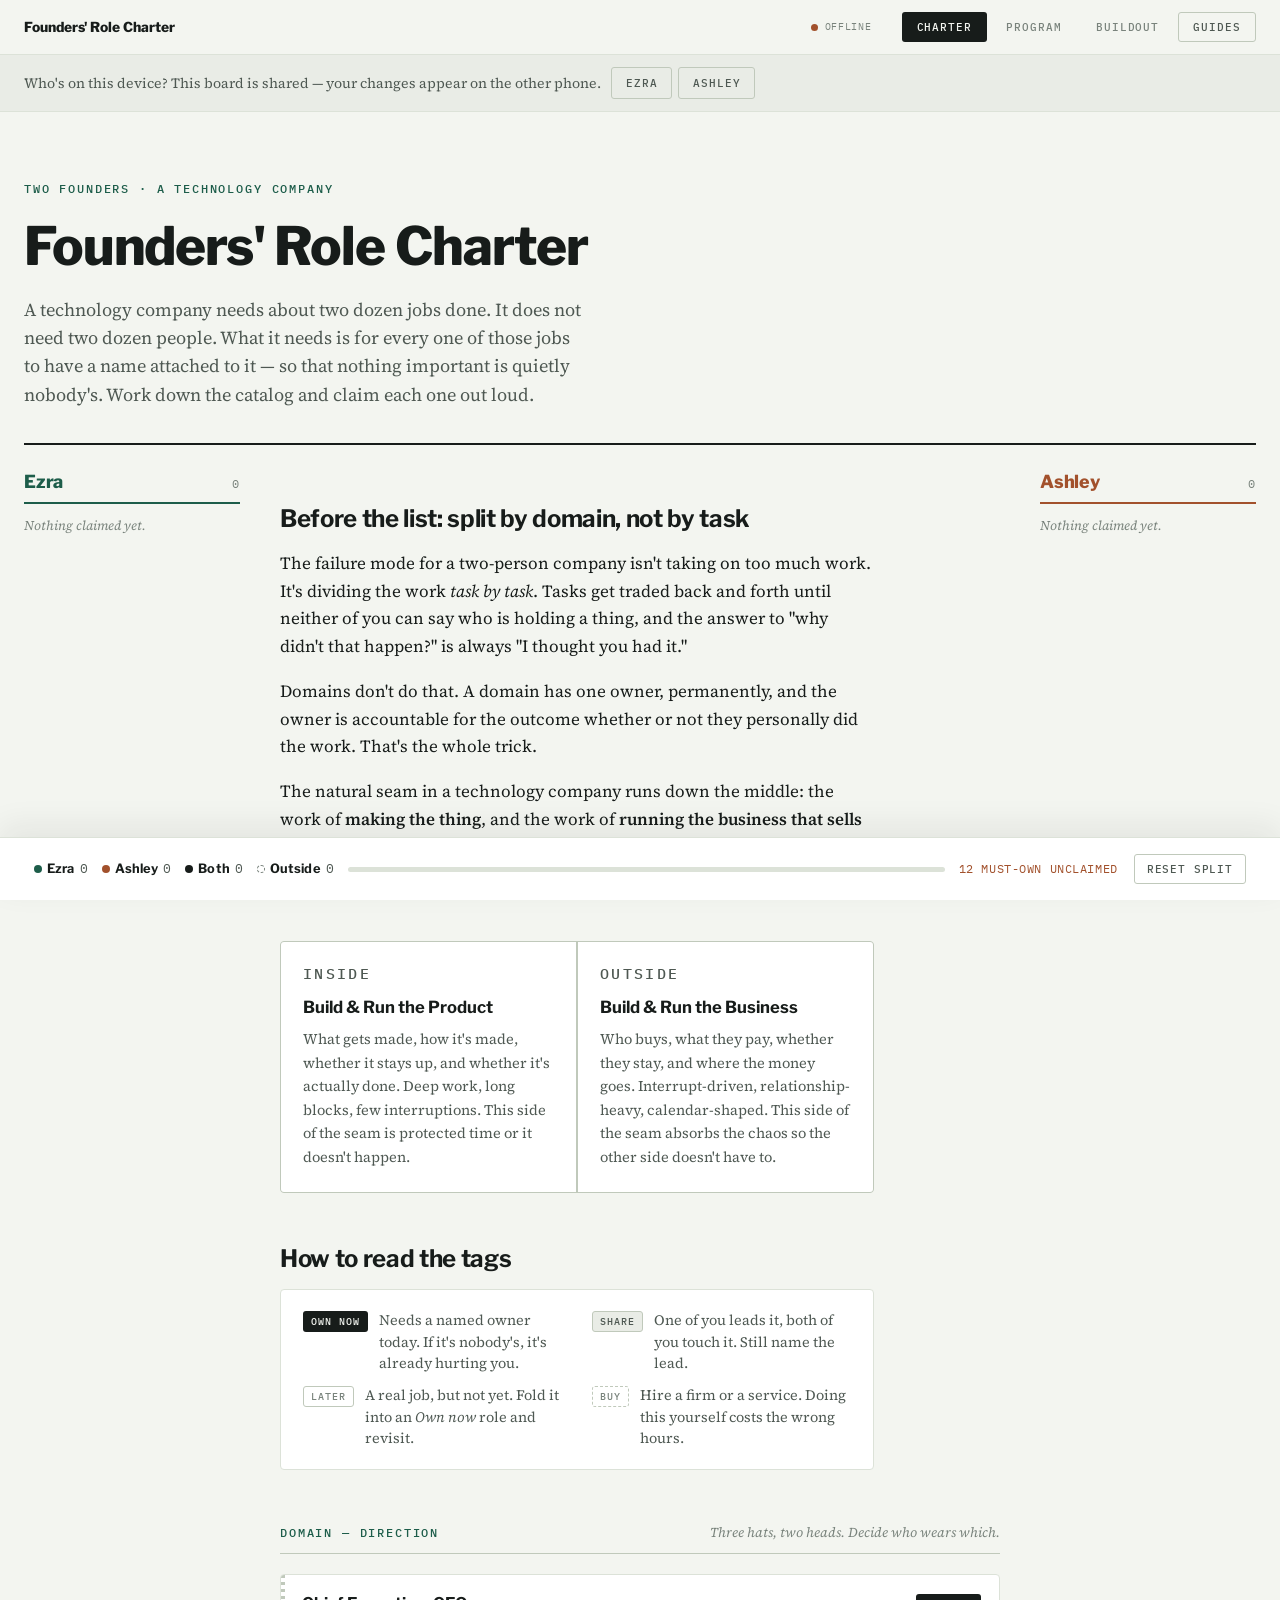
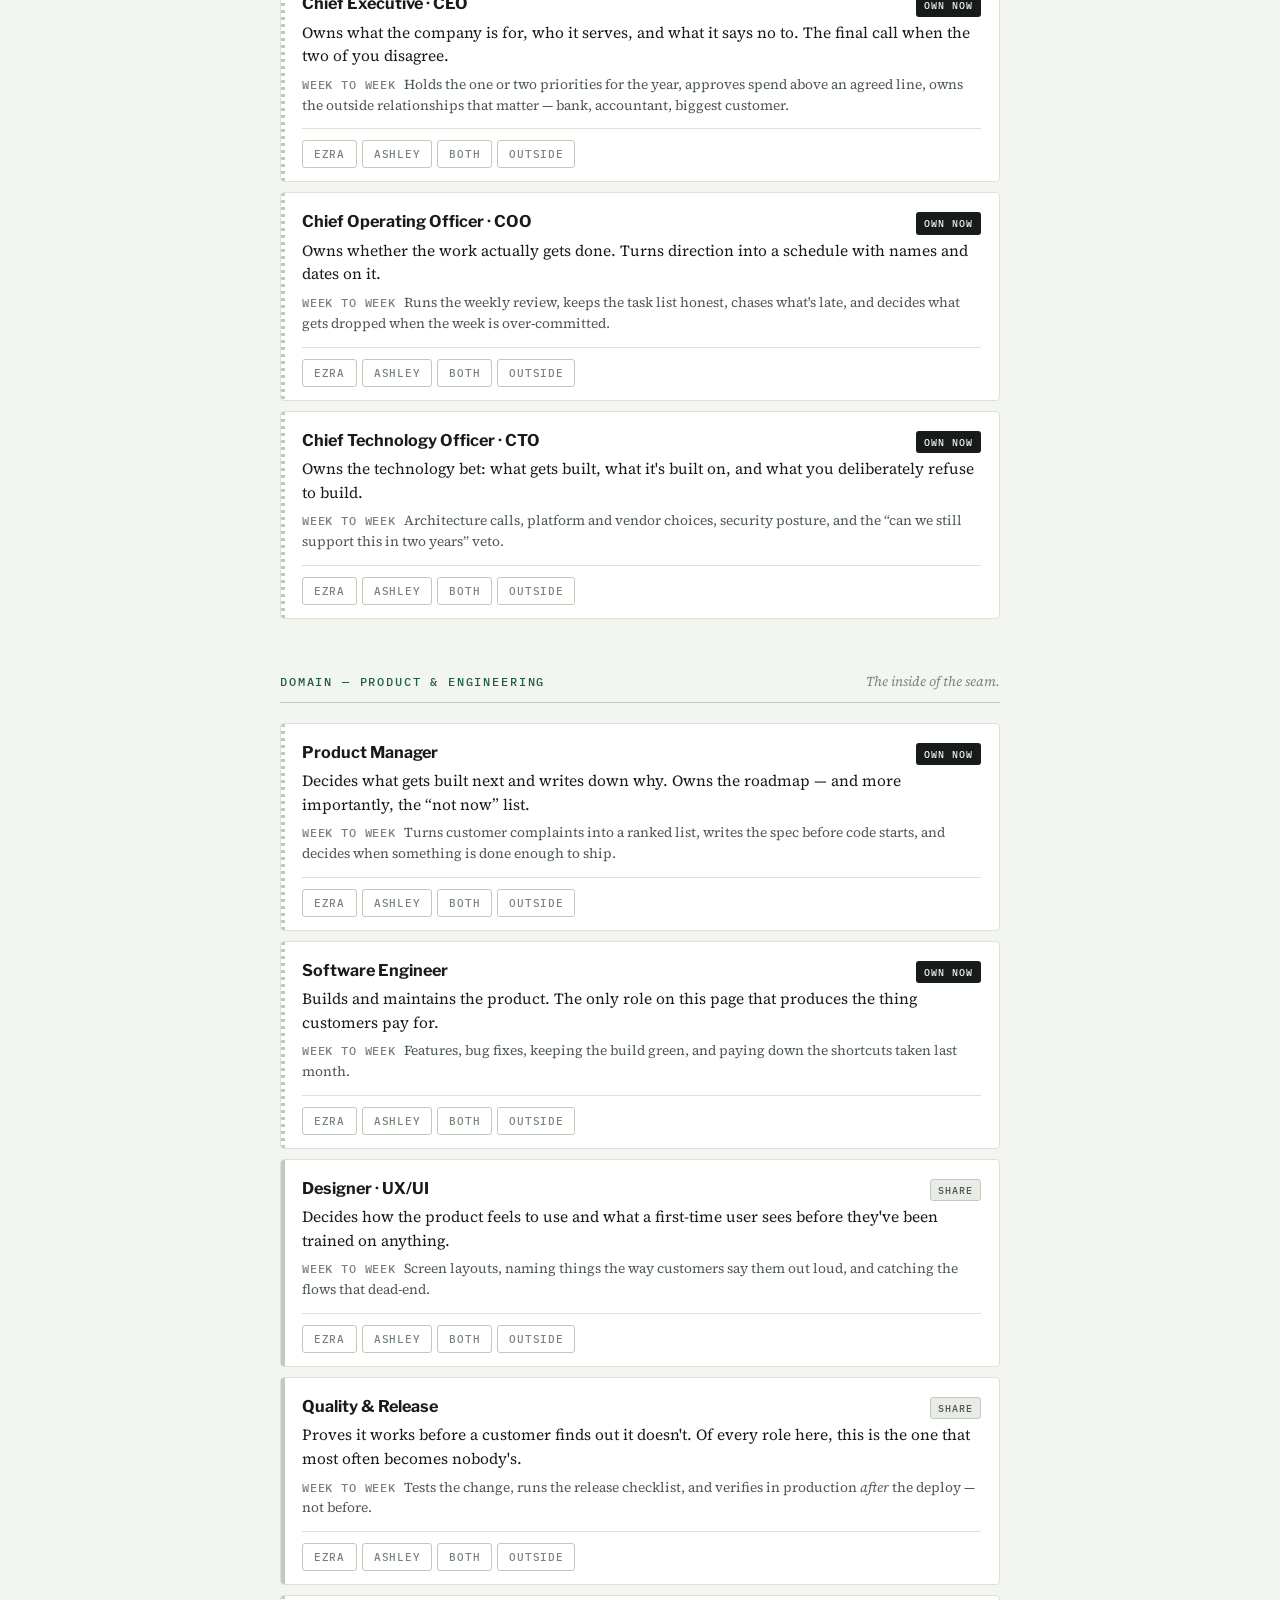
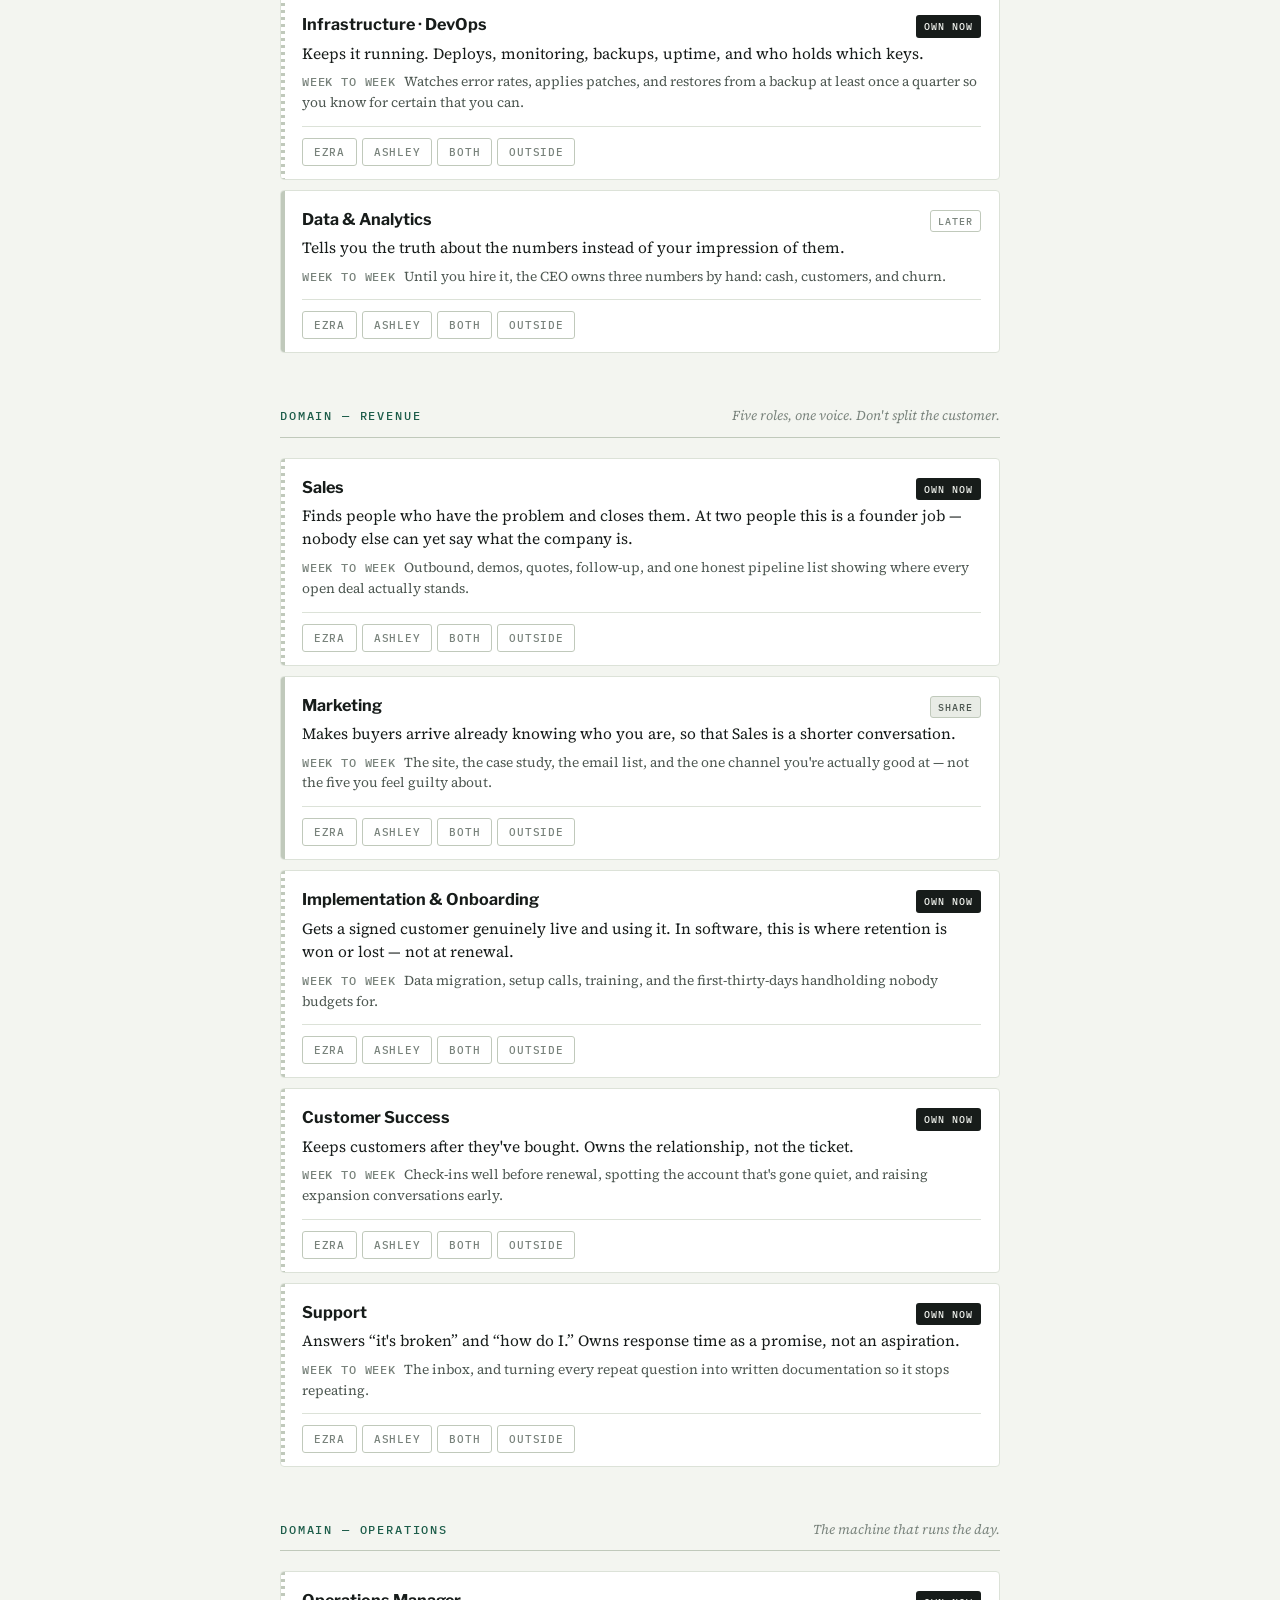
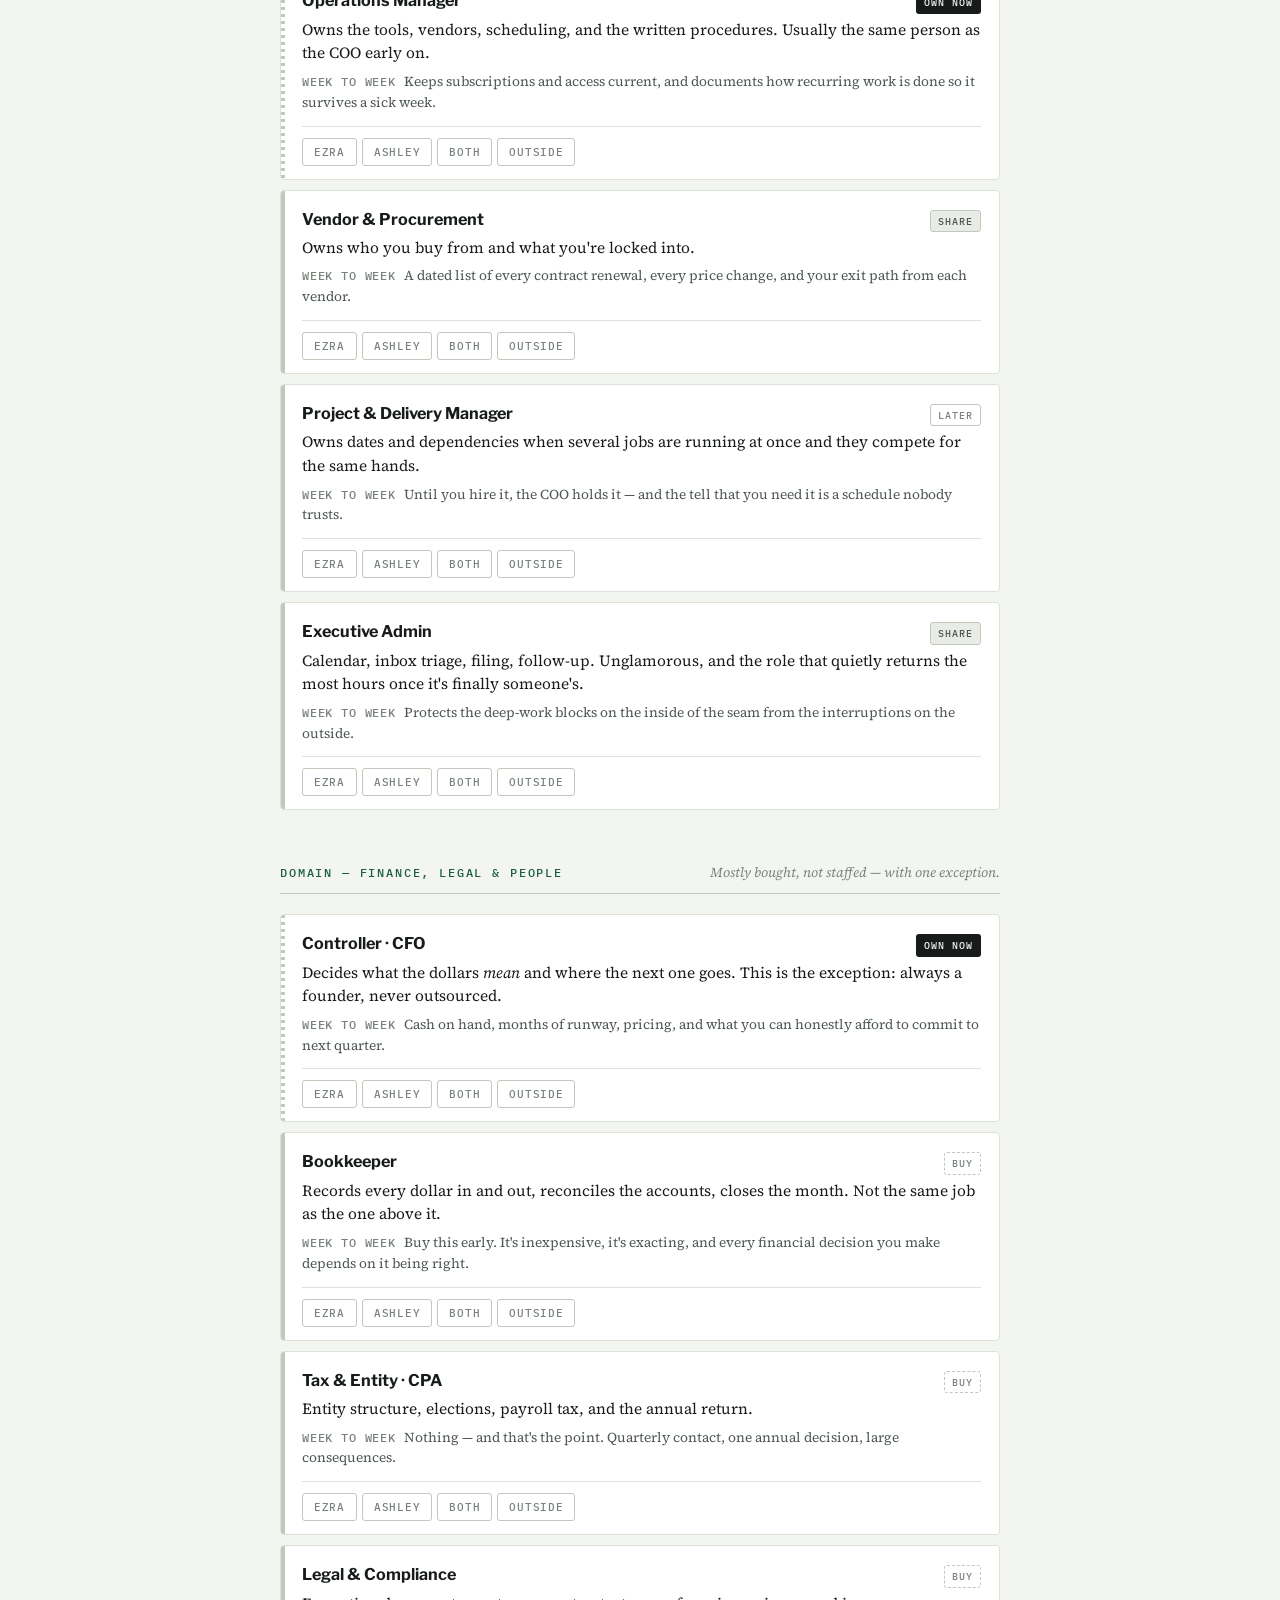
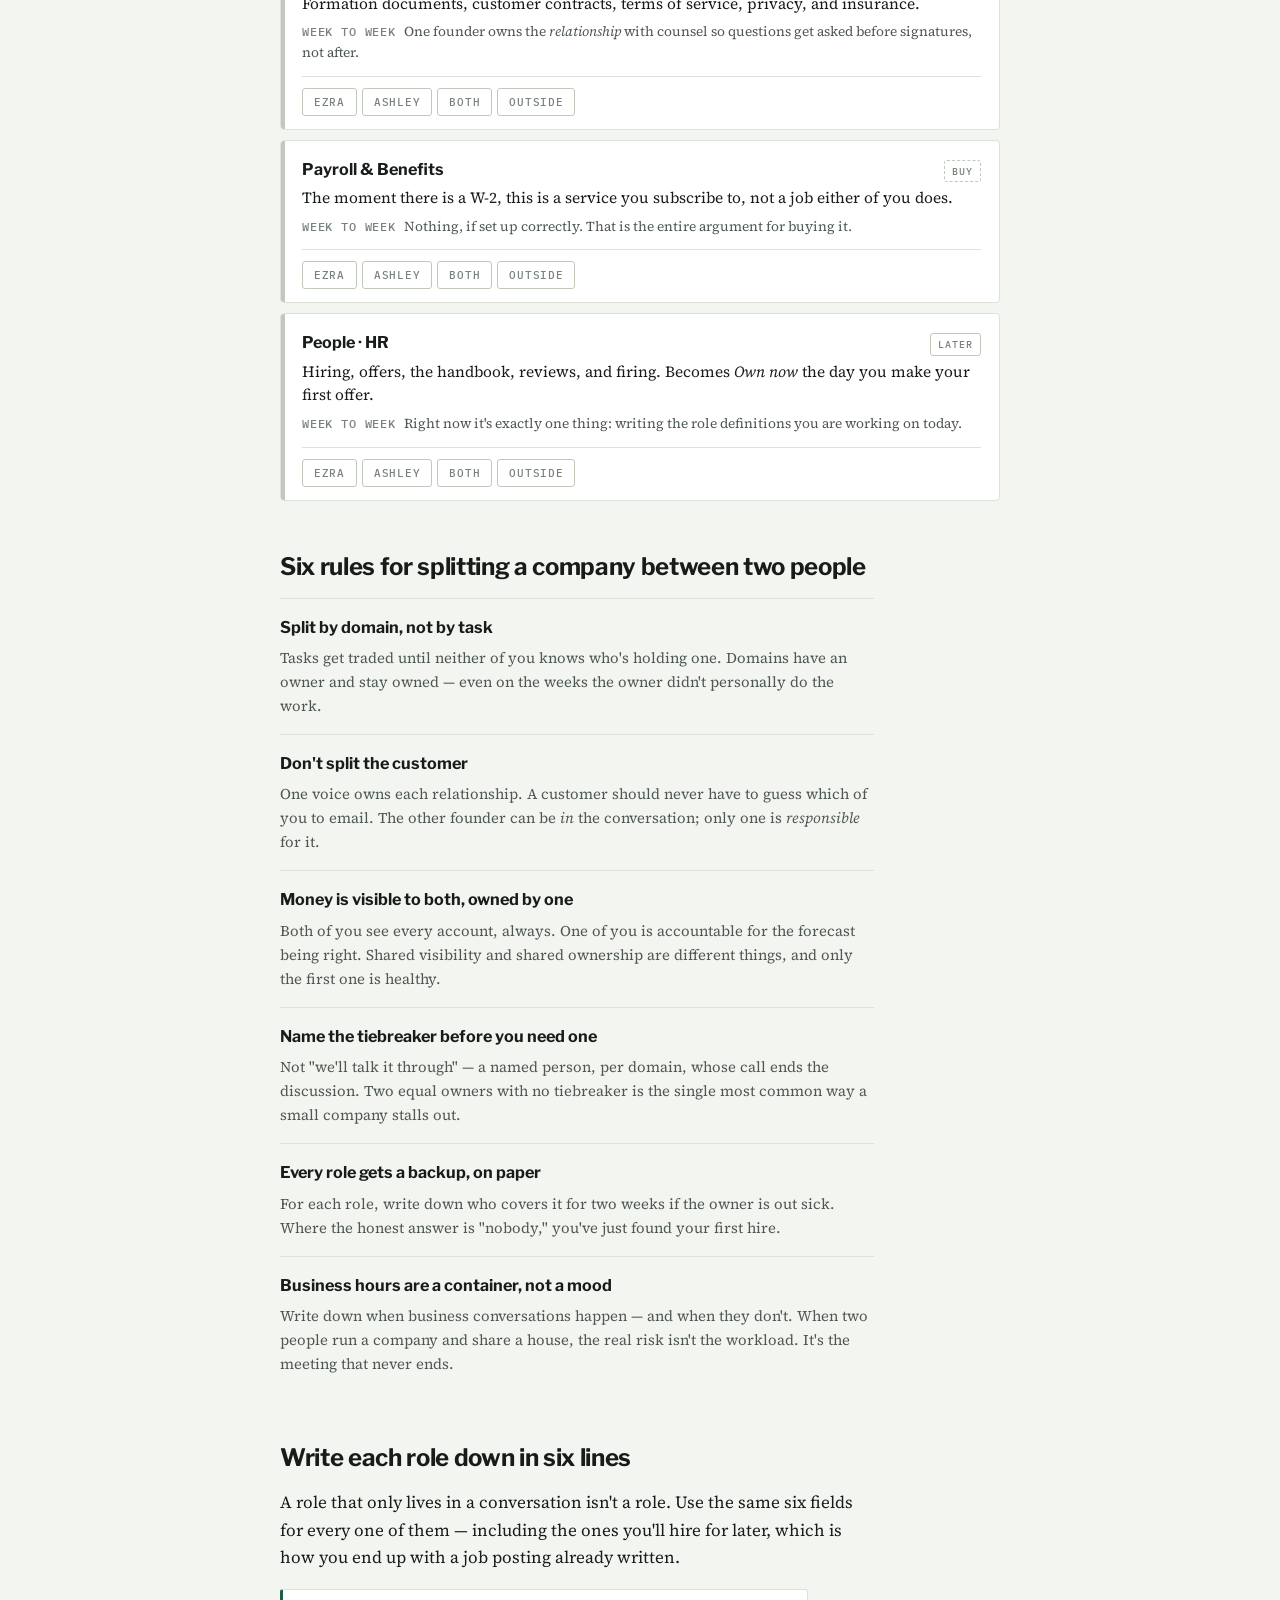
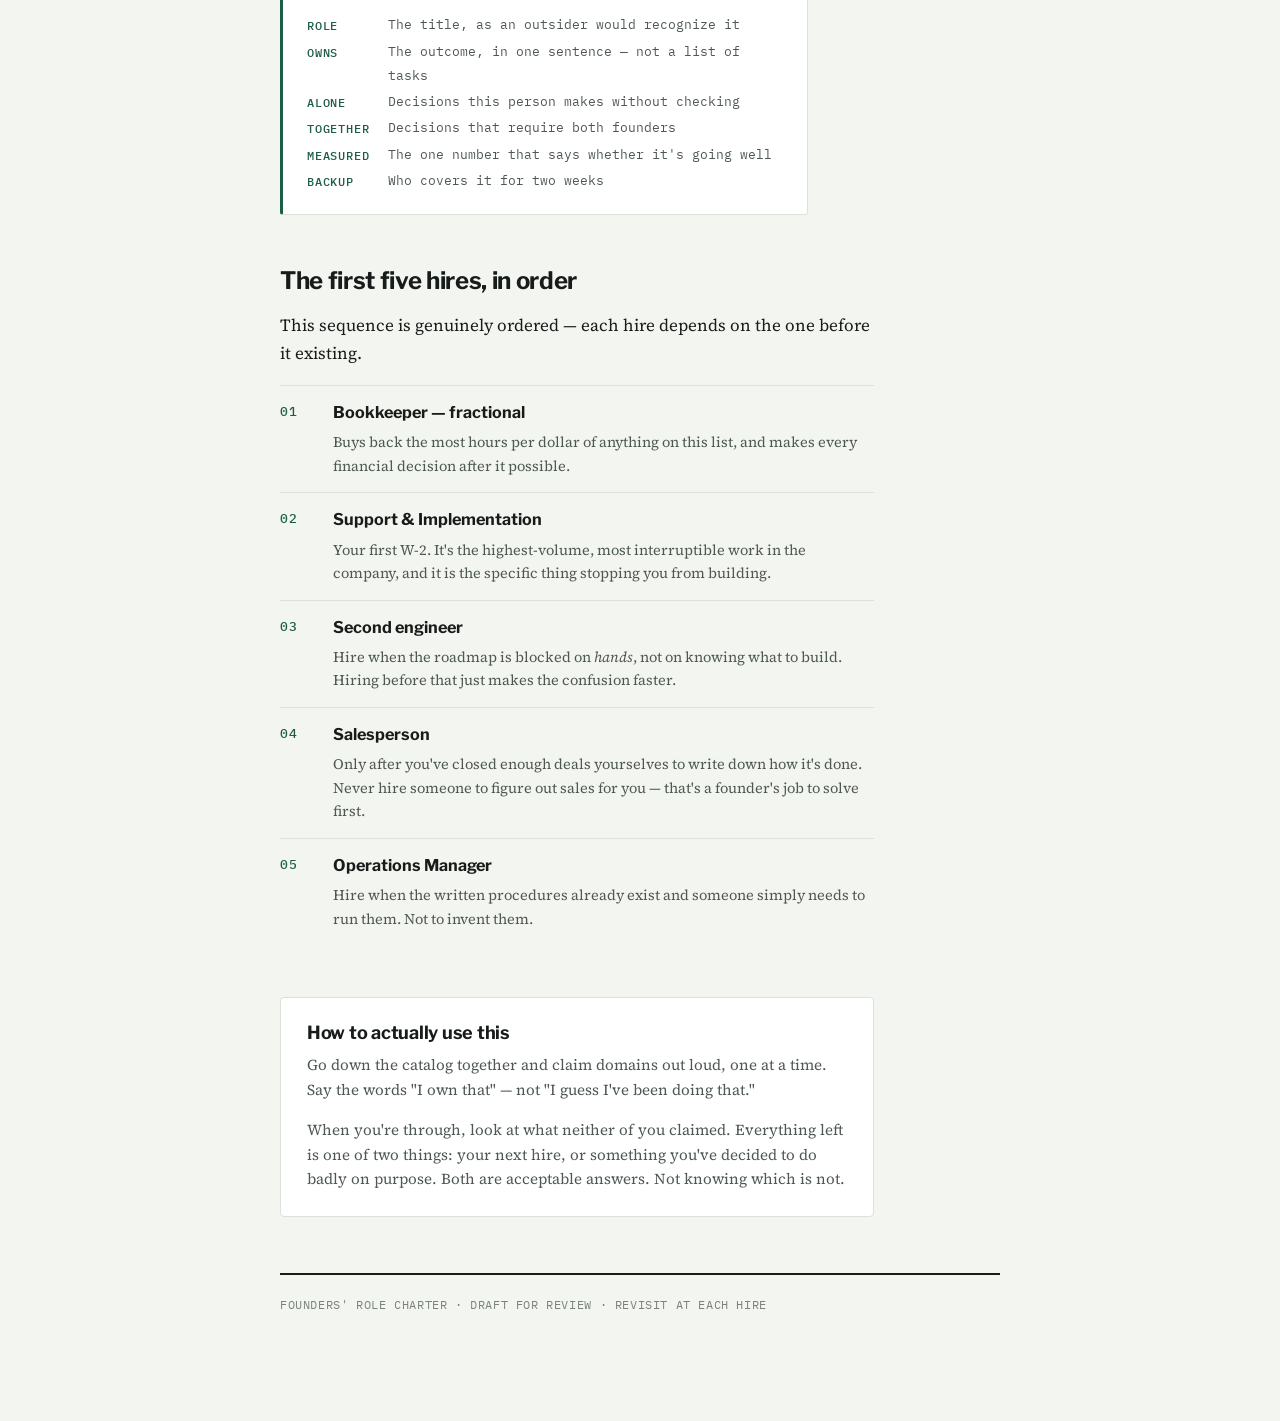
<file: index.html>
<!doctype html>
<html lang="en">
<head>
<meta charset="utf-8">
<meta name="viewport" content="width=device-width, initial-scale=1, viewport-fit=cover">
<meta name="color-scheme" content="light dark">
<meta name="description" content="Split 24 company roles between two founders, then work each claimed role through a tracked 14-day program.">
<meta name="theme-color" content="#F3F5F0" media="(prefers-color-scheme: light)">
<meta name="theme-color" content="#121613" media="(prefers-color-scheme: dark)">
<meta name="apple-mobile-web-app-capable" content="yes">
<meta name="apple-mobile-web-app-title" content="Role Charter">
<link rel="icon" href="data:image/svg+xml,%3Csvg xmlns=%22http://www.w3.org/2000/svg%22 viewBox=%220 0 100 100%22%3E%3Ctext y=%22.9em%22 font-size=%2290%22%3E%F0%9F%A7%AD%3C/text%3E%3C/svg%3E">
<title>Founders' Role Charter</title>
<link rel="preconnect" href="https://fonts.googleapis.com">
<link rel="preconnect" href="https://fonts.gstatic.com" crossorigin>
<link rel="stylesheet" href="https://fonts.googleapis.com/css2?family=Libre+Franklin:wght@600;700;800&family=Source+Serif+4:ital,opsz,wght@0,8..60,400;0,8..60,600;1,8..60,400&family=IBM+Plex+Mono:wght@400;500&display=swap">

<style>
  :root {
    --paper:      #F3F5F0;
    --surface:    #FFFFFF;
    --raised:     #FFFFFF;
    --ink:        #171C1A;
    --ink-soft:   #4E5852;
    --ink-faint:  #79837C;
    --rule:       #DCE2D8;
    --rule-strong:#C0C9BB;
    --accent:     #1D5D4A;

    /* founder identity — the only place color is spent */
    --ezra:       #1D5D4A;
    --ezra-tint:  #E4EEE8;
    --ezra-ink:   #123B2F;
    --ashley:     #A2512C;
    --ashley-ink: #7A3A1D;
    --ashley-tint:#F7E8DE;
    --neutral-tint:#E9ECE6;

    --shadow: 0 -1px 0 var(--rule), 0 -12px 32px rgba(23, 28, 26, 0.07);

    --display: "Libre Franklin", "Helvetica Neue", Helvetica, Arial, sans-serif;
    --body: "Source Serif 4", Georgia, "Times New Roman", serif;
    --mono: "IBM Plex Mono", ui-monospace, SFMono-Regular, Menlo, monospace;

    --measure: 66ch;
    --dock-h: 62px;
    --top-h: 54px;
    --gut: 24px;
  }

  @media (max-width: 720px) {
    :root { --gut: 16px; --dock-h: 58px; --top-h: 48px; --measure: 100%; }
  }

  @media (prefers-color-scheme: dark) {
    :root:not([data-theme="light"]) {
      --paper:      #121613;
      --surface:    #191E1A;
      --raised:     #1E2420;
      --ink:        #E9EEE8;
      --ink-soft:   #A6B0A8;
      --ink-faint:  #7C8680;
      --rule:       #28302A;
      --rule-strong:#3B453D;
      --accent:     #63C1A1;
      --ezra:       #63C1A1;
      --ezra-tint:  #16332B;
      --ezra-ink:   #9EDDC5;
      --ashley:     #DB9163;
      --ashley-ink: #EEBB96;
      --ashley-tint:#33241B;
      --neutral-tint:#242C26;
      --shadow: 0 -1px 0 var(--rule), 0 -12px 32px rgba(0, 0, 0, 0.4);
    }
  }

  :root[data-theme="dark"] {
    --paper:      #121613;
    --surface:    #191E1A;
    --raised:     #1E2420;
    --ink:        #E9EEE8;
    --ink-soft:   #A6B0A8;
    --ink-faint:  #7C8680;
    --rule:       #28302A;
    --rule-strong:#3B453D;
    --accent:     #63C1A1;
    --ezra:       #63C1A1;
    --ezra-tint:  #16332B;
    --ezra-ink:   #9EDDC5;
    --ashley:     #DB9163;
    --ashley-ink: #EEBB96;
    --ashley-tint:#33241B;
    --neutral-tint:#242C26;
    --shadow: 0 -1px 0 var(--rule), 0 -12px 32px rgba(0, 0, 0, 0.4);
  }

  * { box-sizing: border-box; }

  html { -webkit-text-size-adjust: 100%; }

  body {
    background: var(--paper);
    color: var(--ink);
    font-family: var(--body);
    font-size: 17px;
    line-height: 1.62;
    margin: 0;
    padding: 0 var(--gut) calc(var(--dock-h) + env(safe-area-inset-bottom) + 44px);
    -webkit-font-smoothing: antialiased;
    overflow-x: hidden;
  }

  @media (max-width: 720px) {
    body { font-size: 16px; }
  }

  p { margin: 0 0 1.05em; }
  p:last-child { margin-bottom: 0; }
  strong { font-weight: 600; }

  button { font: inherit; color: inherit; cursor: pointer; }

  :focus-visible { outline: 2px solid var(--accent); outline-offset: 2px; border-radius: 2px; }

  /* ---------- shell ---------- */

  .shell {
    max-width: 1260px;
    margin: 0 auto;
    display: grid;
    grid-template-columns: minmax(0, 1fr);
    column-gap: 40px;
  }

  main { min-width: 0; }

  @media (min-width: 1140px) {
    .shell {
      grid-template-columns: 216px minmax(0, 1fr) 216px;
      align-items: start;
    }
    .masthead { grid-column: 1 / -1; }
    .rail-ezra   { grid-column: 1; grid-row: 2; }
    main         { grid-column: 2; grid-row: 2; }
    .rail-ashley { grid-column: 3; grid-row: 2; }
  }

  /* ---------- masthead ---------- */

  .masthead {
    padding: 68px 0 34px;
    border-bottom: 2px solid var(--ink);
    margin-bottom: 8px;
  }

  .eyebrow {
    font-family: var(--mono);
    font-size: 11.5px;
    font-weight: 500;
    letter-spacing: 0.16em;
    text-transform: uppercase;
    color: var(--accent);
    margin: 0 0 20px;
  }

  h1 {
    font-family: var(--display);
    font-weight: 800;
    font-size: clamp(2.3rem, 6vw, 3.3rem);
    line-height: 1.04;
    letter-spacing: -0.022em;
    text-wrap: balance;
    margin: 0 0 22px;
    max-width: 16ch;
  }

  .lede { font-size: 1.14rem; line-height: 1.56; color: var(--ink-soft); max-width: 62ch; }

  /* ---------- rails ---------- */

  .rail {
    position: sticky;
    top: calc(var(--top-h) + 18px);
    align-self: start;
    padding: 18px 0 22px;
    max-height: calc(100vh - var(--dock-h) - var(--top-h) - 44px);
    display: flex;
    flex-direction: column;
  }

  @media (max-width: 1139px) { .rail { display: none; } }

  .rail-head {
    display: flex;
    align-items: baseline;
    gap: 8px;
    padding-bottom: 9px;
    margin-bottom: 12px;
    border-bottom: 2px solid var(--rail-color);
  }

  .rail-ezra   { --rail-color: var(--ezra);   --rail-tint: var(--ezra-tint);   --rail-ink: var(--ezra-ink); }
  .rail-ashley { --rail-color: var(--ashley); --rail-tint: var(--ashley-tint); --rail-ink: var(--ashley-ink); }

  .rail-head h2 {
    font-family: var(--display);
    font-weight: 800;
    font-size: 1.12rem;
    letter-spacing: -0.01em;
    margin: 0;
    color: var(--rail-color);
  }

  .rail-count {
    font-family: var(--mono);
    font-size: 0.74rem;
    letter-spacing: 0.06em;
    color: var(--ink-faint);
    margin-left: auto;
    font-variant-numeric: tabular-nums;
  }

  .rail-list {
    list-style: none;
    margin: 0;
    padding: 0 4px 0 0;
    overflow-y: auto;
    display: flex;
    flex-direction: column;
    gap: 4px;
  }

  .rail-list button {
    display: block;
    width: 100%;
    text-align: left;
    background: var(--rail-tint);
    border: none;
    border-left: 2px solid var(--rail-color);
    border-radius: 0 3px 3px 0;
    padding: 6px 9px 7px;
    font-family: var(--display);
    font-size: 0.8rem;
    font-weight: 600;
    line-height: 1.32;
    color: var(--rail-ink);
  }

  .rail-list button:hover { filter: brightness(0.97); }

  .rail-list li.is-shared button {
    background: transparent;
    border-left-style: dashed;
    color: var(--ink-soft);
    font-weight: 600;
  }

  .rail-empty {
    font-size: 0.82rem;
    line-height: 1.5;
    color: var(--ink-faint);
    font-style: italic;
    margin: 0;
  }

  /* ---------- sections ---------- */

  section { padding-top: 52px; }
  .prose { max-width: var(--measure); }

  h2 {
    font-family: var(--display);
    font-weight: 700;
    font-size: 1.5rem;
    letter-spacing: -0.014em;
    line-height: 1.2;
    text-wrap: balance;
    margin: 0 0 16px;
  }

  h3 {
    font-family: var(--display);
    font-weight: 700;
    font-size: 1.01rem;
    margin: 0 0 6px;
  }

  .domain-head {
    display: flex;
    align-items: baseline;
    gap: 16px;
    border-bottom: 1px solid var(--rule-strong);
    padding-bottom: 9px;
    margin-bottom: 20px;
  }

  .domain-head .eyebrow { margin: 0; white-space: nowrap; }

  .domain-note {
    font-family: var(--body);
    font-size: 0.85rem;
    color: var(--ink-faint);
    text-align: right;
    margin-left: auto;
    font-style: italic;
  }

  /* ---------- role cards ---------- */

  .roles { display: flex; flex-direction: column; gap: 10px; }

  .role {
    position: relative;
    background: var(--surface);
    border: 1px solid var(--rule);
    border-radius: 4px;
    padding: 15px 18px 13px 21px;
    overflow: hidden;
    transition: background-color .18s ease, border-color .18s ease;
  }

  .role::before {
    content: "";
    position: absolute;
    left: 0; top: 0; bottom: 0;
    width: 4px;
    background: var(--rule-strong);
    transition: background .18s ease;
  }

  .role[data-assigned="ezra"]    { background: var(--ezra-tint);   border-color: color-mix(in srgb, var(--ezra) 26%, transparent); }
  .role[data-assigned="ezra"]::before { background: var(--ezra); }

  .role[data-assigned="ashley"]  { background: var(--ashley-tint); border-color: color-mix(in srgb, var(--ashley) 26%, transparent); }
  .role[data-assigned="ashley"]::before { background: var(--ashley); }

  .role[data-assigned="both"]    { background: var(--neutral-tint); }
  .role[data-assigned="both"]::before {
    background: repeating-linear-gradient(180deg, var(--ezra) 0 9px, var(--ashley) 9px 18px);
  }

  .role[data-assigned="outside"] { background: transparent; }
  .role[data-assigned="outside"]::before {
    background: repeating-linear-gradient(180deg, var(--ink-faint) 0 4px, transparent 4px 9px);
  }

  /* unclaimed + must-own reads as an open question */
  .role[data-assigned=""][data-tier="own"]::before {
    background: repeating-linear-gradient(180deg, var(--rule-strong) 0 3px, transparent 3px 7px);
  }

  .role.flash { animation: flash .9s ease; }
  @keyframes flash { 0%, 100% { box-shadow: 0 0 0 0 transparent; } 25% { box-shadow: 0 0 0 3px var(--accent); } }

  .role-top {
    display: flex;
    align-items: baseline;
    justify-content: space-between;
    gap: 12px;
    margin-bottom: 4px;
  }

  .role-top h3 { margin: 0; }

  .def { margin: 0 0 7px; font-size: 0.97rem; line-height: 1.52; }

  .wtw { margin: 0 0 12px; font-size: 0.855rem; line-height: 1.52; color: var(--ink-soft); }

  .wtw b {
    font-family: var(--mono);
    font-size: 0.74rem;
    font-weight: 500;
    letter-spacing: 0.07em;
    text-transform: uppercase;
    color: var(--ink-faint);
    margin-right: 5px;
  }

  /* tier chips stay neutral — color belongs to people, not tiers */
  .chip {
    font-family: var(--mono);
    font-size: 9.5px;
    font-weight: 500;
    letter-spacing: 0.1em;
    text-transform: uppercase;
    white-space: nowrap;
    padding: 3px 7px 2px;
    border-radius: 3px;
    border: 1px solid transparent;
    flex-shrink: 0;
  }

  .chip.own   { background: var(--ink); color: var(--paper); }
  .chip.share { background: var(--neutral-tint); color: var(--ink-soft); border-color: var(--rule-strong); }
  .chip.later { border-color: var(--rule-strong); color: var(--ink-faint); }
  .chip.buy   { border: 1px dashed var(--rule-strong); color: var(--ink-faint); }
  .chip.gtg-chip {
    background: var(--ezra-tint); color: var(--ezra-ink);
    border-color: color-mix(in srgb, var(--ezra) 30%, transparent);
    vertical-align: middle; margin-left: 6px; letter-spacing: 0.06em;
  }

  /* ---------- assign buttons ---------- */

  .assign {
    display: flex;
    flex-wrap: wrap;
    gap: 5px;
    border-top: 1px solid var(--rule);
    padding-top: 11px;
  }

  .assign button {
    font-family: var(--mono);
    font-size: 10.5px;
    font-weight: 500;
    letter-spacing: 0.07em;
    text-transform: uppercase;
    padding: 5px 11px 4px;
    border-radius: 3px;
    border: 1px solid var(--rule-strong);
    background: transparent;
    color: var(--ink-faint);
    transition: all .14s ease;
  }

  .assign button:hover { border-color: var(--ink-soft); color: var(--ink); }

  .assign button[aria-pressed="true"][data-who="ezra"]    { background: var(--ezra);    border-color: var(--ezra);    color: var(--paper); }
  .assign button[aria-pressed="true"][data-who="ashley"]  { background: var(--ashley);  border-color: var(--ashley);  color: var(--paper); }
  .assign button[aria-pressed="true"][data-who="both"]    { background: var(--ink);     border-color: var(--ink);     color: var(--paper); }
  .assign button[aria-pressed="true"][data-who="outside"] { background: transparent;    border-color: var(--ink-soft); color: var(--ink); border-style: dashed; }

  /* ---------- legend / prose blocks ---------- */

  .legend {
    display: grid;
    grid-template-columns: 1fr;
    gap: 11px 30px;
    background: var(--surface);
    border: 1px solid var(--rule);
    border-radius: 4px;
    padding: 20px 22px;
    max-width: var(--measure);
  }

  @media (min-width: 660px) { .legend { grid-template-columns: 1fr 1fr; } }

  .legend-row {
    display: flex;
    align-items: baseline;
    gap: 11px;
    font-size: 0.9rem;
    line-height: 1.48;
    color: var(--ink-soft);
  }

  .seam {
    display: grid;
    grid-template-columns: 1fr;
    gap: 2px;
    border: 1px solid var(--rule-strong);
    border-radius: 4px;
    overflow: hidden;
    background: var(--rule-strong);
    max-width: var(--measure);
  }

  @media (min-width: 660px) { .seam { grid-template-columns: 1fr 1fr; } }

  .seam-half { background: var(--surface); padding: 20px 22px 22px; }
  .seam-half .eyebrow { margin-bottom: 9px; }
  .seam-half h3 { margin-bottom: 7px; font-size: 1.04rem; }
  .seam-half p { font-size: 0.91rem; color: var(--ink-soft); margin: 0; }

  .rules { max-width: var(--measure); }
  .rule-item { border-top: 1px solid var(--rule); padding: 15px 0 16px; }
  .rule-item p { font-size: 0.93rem; margin: 0; color: var(--ink-soft); }

  .template {
    background: var(--surface);
    border: 1px solid var(--rule);
    border-left: 3px solid var(--accent);
    border-radius: 3px;
    padding: 22px 24px;
    max-width: var(--measure);
    font-family: var(--mono);
    font-size: 0.84rem;
    line-height: 1.8;
  }

  .template dl { margin: 0; display: grid; grid-template-columns: auto 1fr; gap: 2px 18px; }
  .template dt {
    font-weight: 500; letter-spacing: 0.07em; text-transform: uppercase;
    font-size: 0.74rem; color: var(--accent); padding-top: 3px;
  }
  .template dd { margin: 0; color: var(--ink-soft); }

  .ladder { list-style: none; counter-reset: hire; padding: 0; margin: 0; max-width: var(--measure); }
  .ladder li {
    counter-increment: hire;
    display: grid;
    grid-template-columns: 40px 1fr;
    gap: 3px 13px;
    border-top: 1px solid var(--rule);
    padding: 13px 0 14px;
  }
  .ladder li::before {
    content: counter(hire, decimal-leading-zero);
    font-family: var(--mono); font-size: 0.8rem; font-weight: 500;
    letter-spacing: 0.06em; color: var(--accent); grid-row: span 2; padding-top: 3px;
  }
  .ladder h3 { margin: 0; }
  .ladder p { margin: 3px 0 0; font-size: 0.91rem; color: var(--ink-soft); }

  .callout {
    background: var(--surface);
    border: 1px solid var(--rule);
    border-radius: 4px;
    padding: 24px 26px;
    max-width: var(--measure);
  }
  .callout h2 { font-size: 1.13rem; margin-bottom: 9px; }
  .callout p { font-size: 0.95rem; color: var(--ink-soft); }

  footer {
    margin-top: 56px;
    padding-top: 20px;
    border-top: 2px solid var(--ink);
    font-family: var(--mono);
    font-size: 0.76rem;
    letter-spacing: 0.05em;
    color: var(--ink-faint);
    text-transform: uppercase;
  }

  /* ---------- bottom dock ---------- */

  .dock {
    position: fixed;
    left: 0; right: 0; bottom: 0;
    z-index: 40;
    background: var(--raised);
    box-shadow: var(--shadow);
  }

  .dock-bar {
    max-width: 1260px;
    margin: 0 auto;
    height: var(--dock-h);
    padding: 0 var(--gut);
    display: flex;
    align-items: center;
    gap: 16px;
  }

  .dock { padding-bottom: env(safe-area-inset-bottom); }

  @media (max-width: 720px) {
    .dock-bar { gap: 10px; }
    .dock-toggle { gap: 9px; }
    .tally-name { display: none; }
    .tally { gap: 4px; }
    .tally-num { font-size: 0.76rem; }
    .meter { min-width: 34px; }
    .dock-status { font-size: 0.66rem; letter-spacing: 0.03em; }
    .dock-actions button { padding: 6px 9px 5px; font-size: 9.5px; letter-spacing: 0.05em; }
  }

  @media (max-width: 400px) {
    .dock-status { display: none; }
  }

  .dock-toggle {
    display: flex;
    align-items: center;
    gap: 14px;
    flex: 1;
    min-width: 0;
    background: none;
    border: none;
    padding: 8px 0;
    text-align: left;
  }

  .tally { display: flex; align-items: center; gap: 5px; flex-shrink: 0; }

  .tally-dot { width: 8px; height: 8px; border-radius: 50%; flex-shrink: 0; }
  .tally-dot.ezra   { background: var(--ezra); }
  .tally-dot.ashley { background: var(--ashley); }
  .tally-dot.both   { background: var(--ink); }
  .tally-dot.outside{ background: transparent; border: 1px dashed var(--ink-faint); }

  .tally-name {
    font-family: var(--display); font-weight: 700; font-size: 0.8rem;
    letter-spacing: 0.01em;
  }
  .tally-num {
    font-family: var(--mono); font-size: 0.82rem; font-variant-numeric: tabular-nums;
    color: var(--ink-soft);
  }

  .meter {
    flex: 1;
    min-width: 60px;
    height: 5px;
    border-radius: 3px;
    background: var(--rule);
    overflow: hidden;
    display: flex;
  }
  .meter span { height: 100%; transition: width .2s ease; }
  .meter .m-ezra   { background: var(--ezra); }
  .meter .m-ashley { background: var(--ashley); }
  .meter .m-both   { background: var(--ink); }
  .meter .m-outside{ background: var(--ink-faint); opacity: .45; }

  .dock-status {
    font-family: var(--mono); font-size: 0.72rem; letter-spacing: 0.05em;
    text-transform: uppercase; color: var(--ink-faint); white-space: nowrap;
  }
  .dock-status.warn { color: var(--ashley); }

  .dock-actions { display: flex; align-items: center; gap: 8px; flex-shrink: 0; }

  .dock-actions button {
    font-family: var(--mono); font-size: 10.5px; font-weight: 500;
    letter-spacing: 0.08em; text-transform: uppercase;
    padding: 6px 12px 5px; border-radius: 3px;
    border: 1px solid var(--rule-strong); background: transparent; color: var(--ink-soft);
  }
  .dock-actions button:hover { border-color: var(--ink-soft); color: var(--ink); }

  .dock-panel {
    display: none;
    border-top: 1px solid var(--rule);
    max-height: min(56vh, 460px);
    overflow-y: auto;
  }
  .dock[data-open="true"] .dock-panel { display: block; }

  body[data-view="charter"] .dock-program,
  body[data-view="charter"] .dock-buildout,
  body[data-view="charter"] #dock-panel-p,
  body[data-view="program"] .dock-charter,
  body[data-view="program"] .dock-buildout,
  body[data-view="program"] #dock-panel,
  body[data-view="buildout"] .dock-charter,
  body[data-view="buildout"] .dock-program,
  body[data-view="buildout"] #dock-panel { display: none !important; }

  .dock-panel-inner {
    max-width: 1260px;
    margin: 0 auto;
    padding: 22px var(--gut) 28px;
    display: grid;
    grid-template-columns: 1fr;
    gap: 26px 32px;
  }
  @media (min-width: 700px)  { .dock-panel-inner { grid-template-columns: 1fr 1fr; } }
  @media (min-width: 1040px) { .dock-panel-inner { grid-template-columns: repeat(4, 1fr); } }

  .col-head {
    display: flex; align-items: baseline; gap: 8px;
    border-bottom: 2px solid var(--col-color, var(--rule-strong));
    padding-bottom: 7px; margin-bottom: 10px;
  }
  .col-head h3 { margin: 0; font-size: 0.95rem; color: var(--col-ink, var(--ink)); }
  .col-head .rail-count { margin-left: auto; }

  .col-ezra    { --col-color: var(--ezra);    --col-ink: var(--ezra); }
  .col-ashley  { --col-color: var(--ashley);  --col-ink: var(--ashley); }
  .col-both    { --col-color: var(--ink); }
  .col-outside { --col-color: var(--ink-faint); }

  .col-list { list-style: none; margin: 0; padding: 0; display: flex; flex-direction: column; gap: 3px; }
  .col-list button {
    background: none; border: none; padding: 3px 0; text-align: left; width: 100%;
    font-family: var(--display); font-size: 0.83rem; font-weight: 600; line-height: 1.35;
    color: var(--ink-soft);
  }
  .col-list button:hover { color: var(--ink); text-decoration: underline; }
  .col-list li small {
    font-family: var(--mono); font-size: 0.62rem; letter-spacing: 0.08em;
    text-transform: uppercase; color: var(--ink-faint); margin-left: 6px;
  }

  .col-empty { font-size: 0.82rem; color: var(--ink-faint); font-style: italic; margin: 0; }

  .dock-tools {
    max-width: 1260px; margin: 0 auto;
    padding: 0 var(--gut) 22px;
    display: flex; flex-wrap: wrap; align-items: center; gap: 8px;
    border-top: 1px solid var(--rule); padding-top: 16px; margin-top: 4px;
  }
  .dock-tools button {
    font-family: var(--mono); font-size: 10.5px; font-weight: 500;
    letter-spacing: 0.08em; text-transform: uppercase;
    padding: 7px 13px 6px; border-radius: 3px; min-height: 32px;
    border: 1px solid var(--rule-strong); background: transparent; color: var(--ink-soft);
  }
  .dock-tools button:hover { border-color: var(--ink-soft); color: var(--ink); }
  .dock-note {
    font-family: var(--mono); font-size: 0.7rem; letter-spacing: 0.04em;
    color: var(--ink-faint); margin-left: 4px;
  }
  .dock-note.ok { color: var(--ezra); }
  .dock-note.bad { color: var(--ashley); }

  /* ---------- sync ---------- */

  .sync {
    display: flex; align-items: center; gap: 7px;
    font-family: var(--mono); font-size: 10px; letter-spacing: 0.07em;
    text-transform: uppercase; color: var(--ink-faint); white-space: nowrap;
  }
  .sync-dot {
    width: 7px; height: 7px; border-radius: 50%;
    background: var(--ink-faint); flex-shrink: 0;
  }
  .sync[data-state="ok"]   .sync-dot { background: var(--ezra); }
  .sync[data-state="off"]  .sync-dot { background: var(--ashley); }
  .sync[data-state="busy"] .sync-dot { background: var(--ink-faint); }

  .whobar {
    display: none;
    margin: 0 calc(var(--gut) * -1);
    padding: 12px var(--gut);
    background: var(--neutral-tint);
    border-bottom: 1px solid var(--rule);
  }
  body[data-who-unset="1"] .whobar { display: block; }
  .whobar-inner {
    max-width: 1260px; margin: 0 auto;
    display: flex; align-items: center; flex-wrap: wrap; gap: 10px;
    font-size: 0.88rem; color: var(--ink-soft);
  }
  .idpick { display: flex; gap: 6px; }
  .idpick button {
    font-family: var(--mono); font-size: 10.5px; font-weight: 500;
    letter-spacing: 0.08em; text-transform: uppercase;
    padding: 7px 14px 6px; border-radius: 3px; min-height: 32px;
    border: 1px solid var(--rule-strong); background: transparent; color: var(--ink-soft);
  }
  .idpick button[data-me="ezra"]:hover,
  .idpick button[data-me="ezra"][aria-pressed="true"] { background: var(--ezra); border-color: var(--ezra); color: var(--paper); }
  .idpick button[data-me="ashley"]:hover,
  .idpick button[data-me="ashley"][aria-pressed="true"] { background: var(--ashley); border-color: var(--ashley); color: var(--paper); }

  @media (max-width: 720px) {
    .sync-label { display: none; }
  }

  /* ---------- top bar & views ---------- */

  .topbar {
    position: sticky; top: 0; z-index: 30;
    background: var(--paper);
    border-bottom: 1px solid var(--rule);
    margin: 0 calc(var(--gut) * -1) 0;
    padding: 0 var(--gut);
  }
  .topbar-inner {
    max-width: 1260px; margin: 0 auto; height: var(--top-h);
    display: flex; align-items: center; gap: 18px;
  }
  .wordmark {
    font-family: var(--display); font-weight: 800; font-size: 0.86rem;
    letter-spacing: -0.005em; white-space: nowrap;
  }
  .switch { display: flex; gap: 4px; margin-left: 12px; }
  .sync { margin-left: auto; }
  .guides-link {
    font-family: var(--mono); font-size: 10.5px; font-weight: 500;
    letter-spacing: 0.09em; text-transform: uppercase;
    padding: 6px 14px 5px; border-radius: 3px; text-decoration: none;
    border: 1px solid var(--rule-strong); color: var(--ink-soft);
    display: inline-flex; align-items: center;
  }
  .guides-link:hover { border-color: var(--accent); color: var(--accent); }
  @media (max-width: 720px) {
    .guides-link { padding: 6px 10px 5px; font-size: 10px; letter-spacing: 0.05em; }
  }
  .switch button {
    font-family: var(--mono); font-size: 10.5px; font-weight: 500;
    letter-spacing: 0.09em; text-transform: uppercase;
    padding: 6px 14px 5px; border-radius: 3px;
    border: 1px solid transparent; background: transparent; color: var(--ink-faint);
  }
  .switch button:hover { color: var(--ink); }
  .switch button[aria-selected="true"] {
    background: var(--ink); color: var(--paper);
  }

  .view { display: none; }
  .view.is-active { display: block; }
  .view-charter.is-active { display: grid; }

  /* ---------- program view ---------- */

  .prog-wrap { max-width: 1260px; margin: 0 auto; }

  .prog-head { padding: 60px 0 30px; border-bottom: 2px solid var(--ink); }
  .prog-head h1 { margin-bottom: 18px; }

  .roadmap {
    display: grid; grid-template-columns: 1fr; gap: 10px;
    margin: 26px 0 0;
  }
  @media (min-width: 780px) { .roadmap { grid-template-columns: repeat(4, 1fr); } }

  .rm-cell {
    background: var(--surface); border: 1px solid var(--rule);
    border-top: 3px solid var(--rule-strong);
    border-radius: 0 0 4px 4px; padding: 13px 15px 15px;
  }
  .rm-cell[data-state="active"] { border-top-color: var(--accent); }
  .rm-cell[data-state="done"]   { border-top-color: var(--accent); background: var(--ezra-tint); }
  .rm-days {
    font-family: var(--mono); font-size: 10px; font-weight: 500;
    letter-spacing: 0.1em; text-transform: uppercase; color: var(--ink-faint);
    margin: 0 0 5px;
  }
  .rm-cell h3 { margin: 0 0 4px; font-size: 0.95rem; }
  .rm-cell p { margin: 0 0 9px; font-size: 0.82rem; line-height: 1.42; color: var(--ink-soft); }
  .rm-bar { height: 4px; border-radius: 2px; background: var(--rule); overflow: hidden; }
  .rm-bar span { display: block; height: 100%; background: var(--accent); transition: width .2s ease; }

  .tabs {
    display: flex; flex-wrap: wrap; gap: 6px;
    border-bottom: 1px solid var(--rule-strong);
    padding-bottom: 0; margin: 44px 0 4px;
  }
  .tabs button {
    font-family: var(--display); font-weight: 700; font-size: 0.9rem;
    padding: 9px 15px 8px; border: 1px solid transparent; border-bottom: none;
    border-radius: 4px 4px 0 0; background: transparent; color: var(--ink-faint);
    position: relative; bottom: -1px;
  }
  .tabs button:hover { color: var(--ink); }
  .tabs button[aria-selected="true"] {
    color: var(--tab-ink, var(--ink));
    background: var(--surface);
    border-color: var(--rule-strong);
    border-bottom: 1px solid var(--surface);
  }
  .tabs button[data-tab="ezra"]   { --tab-ink: var(--ezra); }
  .tabs button[data-tab="ashley"] { --tab-ink: var(--ashley); }
  .tabs .tab-n {
    font-family: var(--mono); font-size: 0.72rem; font-weight: 400;
    color: var(--ink-faint); margin-left: 6px; font-variant-numeric: tabular-nums;
  }

  .band { padding-top: 44px; }
  .band-head {
    display: flex; align-items: baseline; gap: 16px;
    border-bottom: 1px solid var(--rule-strong);
    padding-bottom: 9px; margin-bottom: 18px;
  }
  .band-head .eyebrow { margin: 0; white-space: nowrap; }
  .band-head h2 { margin: 0; font-size: 1.24rem; }
  .band-head .band-blurb {
    margin-left: auto; text-align: right; font-style: italic;
    font-size: 0.85rem; color: var(--ink-faint);
  }

  .mods { display: grid; grid-template-columns: 1fr; gap: 12px; }
  @media (min-width: 1000px) { .mods { grid-template-columns: 1fr 1fr; } }

  .mod {
    position: relative; background: var(--surface);
    border: 1px solid var(--rule); border-radius: 4px;
    padding: 15px 18px 16px 21px; overflow: hidden;
  }
  .mod::before {
    content: ""; position: absolute; left: 0; top: 0; bottom: 0; width: 4px;
    background: var(--mod-color, var(--rule-strong));
  }
  .mod[data-who="ezra"]    { --mod-color: var(--ezra); }
  .mod[data-who="ashley"]  { --mod-color: var(--ashley); }
  .mod[data-who="both"]    { --mod-color: var(--ink); }
  .mod[data-who="outside"] { --mod-color: var(--ink-faint); }
  .mod.is-done { background: var(--ezra-tint); border-color: color-mix(in srgb, var(--accent) 26%, transparent); }

  .mod-head {
    display: flex; align-items: baseline; justify-content: space-between;
    gap: 12px; margin-bottom: 7px;
  }
  .mod-head h3 { margin: 0; font-size: 1.0rem; }
  .mod-prog {
    font-family: var(--mono); font-size: 0.74rem; letter-spacing: 0.05em;
    color: var(--ink-faint); font-variant-numeric: tabular-nums; flex-shrink: 0;
  }
  .mod-hard {
    margin: 0 0 10px; font-size: 0.86rem; line-height: 1.5;
    color: var(--ink-soft); font-style: italic;
    border-left: 2px solid var(--rule-strong); padding-left: 11px;
  }

  .ask {
    display: block; width: 100%; text-align: left;
    margin: 0 0 12px; padding: 10px 12px 9px;
    background: var(--surface); border: 1px dashed var(--rule-strong);
    border-radius: 3px; cursor: pointer; font: inherit; color: inherit;
    position: relative;
  }
  .ask:hover { border-color: var(--accent); }
  .ask b {
    font-family: var(--mono); font-size: 0.66rem; font-weight: 500;
    letter-spacing: 0.09em; text-transform: uppercase; color: var(--accent);
    display: block; margin-bottom: 3px;
  }
  .ask span { font-size: 0.88rem; line-height: 1.45; display: block; }
  .ask em {
    font-family: var(--mono); font-size: 0.6rem; font-style: normal;
    letter-spacing: 0.08em; text-transform: uppercase; color: var(--ink-faint);
    display: block; margin-top: 5px;
  }
  .ask.copied { border-color: var(--accent); border-style: solid; }
  .ask.copied em { color: var(--accent); }

  .guide-ref {
    display: block; margin: 0 0 12px; padding: 9px 12px;
    background: var(--accent-tint); border-radius: 3px;
    text-decoration: none; color: var(--ink);
    font-size: 0.86rem; line-height: 1.4;
  }
  .guide-ref b {
    font-family: var(--mono); font-size: 0.66rem; font-weight: 500;
    letter-spacing: 0.09em; text-transform: uppercase; color: var(--accent);
    display: block; margin-bottom: 2px;
  }
  .guide-ref:hover { outline: 1px solid var(--accent); }

  .steps { list-style: none; margin: 0 0 12px; padding: 0; }
  .step { display: flex; gap: 10px; align-items: flex-start; padding: 4px 0; cursor: pointer; }
  .step input {
    margin: 5px 0 0; width: 15px; height: 15px; flex-shrink: 0;
    accent-color: var(--accent); cursor: pointer;
  }
  .step span { font-size: 0.92rem; line-height: 1.5; }
  .step input:checked + span { color: var(--ink-faint); text-decoration: line-through; }

  .need {
    font-size: 0.83rem; line-height: 1.5; color: var(--ink-soft);
    padding: 7px 0 0; border-top: 1px solid var(--rule); margin-top: 4px;
  }
  .need + .need { border-top: none; padding-top: 2px; }
  .need b {
    font-family: var(--mono); font-size: 0.68rem; font-weight: 500;
    letter-spacing: 0.09em; text-transform: uppercase; color: var(--ink-faint);
    margin-right: 6px;
  }

  .ms {
    display: flex; gap: 10px; align-items: flex-start; cursor: pointer;
    margin-top: 12px; padding: 10px 12px 11px;
    background: var(--neutral-tint); border-radius: 3px;
  }
  .ms input { margin: 4px 0 0; width: 15px; height: 15px; flex-shrink: 0; accent-color: var(--accent); cursor: pointer; }
  .ms span { font-size: 0.87rem; line-height: 1.48; }
  .ms b {
    font-family: var(--mono); font-size: 0.68rem; font-weight: 500;
    letter-spacing: 0.09em; text-transform: uppercase; color: var(--accent);
    margin-right: 6px;
  }
  .ms input:checked ~ span { color: var(--ink-soft); }

  .shelf { padding-top: 52px; }
  .shelf-grid { display: grid; grid-template-columns: 1fr; gap: 22px 32px; }
  @media (min-width: 760px)  { .shelf-grid { grid-template-columns: 1fr 1fr; } }
  @media (min-width: 1100px) { .shelf-grid { grid-template-columns: repeat(3, 1fr); } }
  .shelf-role { border-top: 1px solid var(--rule); padding-top: 11px; }
  .shelf-role h3 { font-size: 0.9rem; margin-bottom: 7px; }
  .shelf-role ul { list-style: none; margin: 0; padding: 0; display: flex; flex-direction: column; gap: 7px; }
  .shelf-role li { font-size: 0.85rem; line-height: 1.45; color: var(--ink-soft); }
  .shelf-role .r-t { font-weight: 600; color: var(--ink); }
  .shelf-role .r-a { color: var(--ink-faint); }

  .empty-state {
    background: var(--surface); border: 1px dashed var(--rule-strong);
    border-radius: 4px; padding: 40px 32px; text-align: center; margin-top: 44px;
  }
  .empty-state h2 { font-size: 1.15rem; }
  .empty-state p { color: var(--ink-soft); max-width: 46ch; margin: 0 auto 16px; font-size: 0.95rem; }
  .empty-state button {
    font-family: var(--mono); font-size: 11px; font-weight: 500;
    letter-spacing: 0.09em; text-transform: uppercase;
    padding: 8px 16px 7px; border-radius: 3px;
    border: 1px solid var(--ink); background: var(--ink); color: var(--paper);
  }

  .prog-row {
    display: grid; grid-template-columns: 1fr 54px 88px;
    gap: 10px; align-items: center; padding: 5px 0;
    border-bottom: 1px solid var(--rule);
  }
  .prog-row .n { font-family: var(--display); font-weight: 600; font-size: 0.83rem; }
  .prog-row .f {
    font-family: var(--mono); font-size: 0.74rem; color: var(--ink-faint);
    font-variant-numeric: tabular-nums; text-align: right;
  }
  .prog-row .b { height: 4px; border-radius: 2px; background: var(--rule); overflow: hidden; }
  .prog-row .b span { display: block; height: 100%; background: var(--col-color, var(--accent)); }

  /* ---------- small screens ---------- */

  @media (max-width: 720px) {
    .masthead { padding: 34px 0 26px; }
    .prog-head { padding: 30px 0 24px; }
    section { padding-top: 36px; }
    .band { padding-top: 32px; }
    .shelf { padding-top: 36px; }
    .tabs { margin-top: 28px; }
    .roadmap { margin-top: 20px; }

    h1 { max-width: none; }
    .lede { font-size: 1.02rem; }

    .topbar-inner { gap: 10px; }
    .wordmark { font-size: 0.78rem; overflow: hidden; text-overflow: ellipsis; }
    .switch button { padding: 6px 11px 5px; font-size: 10px; letter-spacing: 0.06em; }

    /* header rows stop fighting for one line */
    .domain-head, .band-head {
      flex-direction: column;
      align-items: flex-start;
      gap: 5px;
    }
    .domain-note, .band-blurb {
      margin-left: 0;
      text-align: left;
      font-size: 0.8rem;
    }
    .band-head h2 { font-size: 1.14rem; }

    .role { padding: 14px 14px 12px 17px; }
    .mod { padding: 14px 14px 15px 17px; }
    .mod-head { gap: 8px; }
    .mod-head h3 { font-size: 0.95rem; }

    .assign { gap: 6px; }
    .assign button { padding: 7px 12px 6px; font-size: 10.5px; }

    .callout, .legend, .seam-half, .template { padding: 18px 16px; }
    .template { font-size: 0.79rem; overflow-x: auto; }
    .template dl { grid-template-columns: 1fr; gap: 0 0; }
    .template dt { padding-top: 9px; }
    .template dd { padding-bottom: 4px; }

    .ladder li { grid-template-columns: 30px 1fr; gap: 3px 10px; }
    .prog-row { grid-template-columns: 1fr 44px 58px; gap: 8px; }

    .tabs button { font-size: 0.84rem; padding: 8px 11px 7px; }

    .rm-cell { padding: 12px 13px 13px; }
    .empty-state { padding: 30px 18px; }
  }

  /* tap targets stay comfortable on touch */
  @media (hover: none) {
    .step, .ms { padding-top: 7px; padding-bottom: 7px; }
    .step input, .ms input { width: 18px; height: 18px; }
    .assign button { min-height: 34px; }
    .rail-list button, .col-list button { min-height: 30px; }
  }

  @media (prefers-reduced-motion: reduce) {
    *, *::before { transition: none !important; animation: none !important; }
  }

  @media print {
    .dock, .assign, .rail { display: none !important; }
    body { background: #fff; color: #000; font-size: 11pt; padding: 0; }
    .role, .rule-item, .ladder li { break-inside: avoid; }
  }
</style>
</head>
<body>
<div class="topbar">
  <div class="topbar-inner">
    <span class="wordmark">Founders' Role Charter</span>
    <span class="sync" id="sync" data-state="busy" title="Sync status">
      <span class="sync-dot"></span><span class="sync-label" id="sync-label">Connecting</span>
    </span>
    <div class="switch" role="tablist" aria-label="View">
      <button type="button" role="tab" data-view="charter" aria-selected="true">Charter</button>
      <button type="button" role="tab" data-view="program" aria-selected="false">Program</button>
      <button type="button" role="tab" data-view="buildout" aria-selected="false">Buildout</button>
      <a class="guides-link" href="guides/">Guides</a>
    </div>
  </div>
</div>

<div class="whobar">
  <div class="whobar-inner">
    <span>Who's on this device? This board is shared &mdash; your changes appear on the other phone.</span>
    <span class="idpick">
      <button type="button" data-me="ezra" aria-pressed="false">Ezra</button>
      <button type="button" data-me="ashley" aria-pressed="false">Ashley</button>
    </span>
  </div>
</div>

<div class="shell view view-charter is-active" id="view-charter">

  <header class="masthead">
    <p class="eyebrow">Two founders &middot; a technology company</p>
    <h1>Founders' Role&nbsp;Charter</h1>
    <p class="lede">A technology company needs about two dozen jobs done. It does not need two dozen people. What it needs is for every one of those jobs to have a name attached to it &mdash; so that nothing important is quietly nobody's. Work down the catalog and claim each one out loud.</p>
  </header>

  <aside class="rail rail-ezra" aria-label="Roles claimed by Ezra">
    <div class="rail-head">
      <h2>Ezra</h2>
      <span class="rail-count" id="count-ezra">0</span>
    </div>
    <ul class="rail-list" id="list-ezra"></ul>
    <p class="rail-empty" id="empty-ezra">Nothing claimed yet.</p>
  </aside>

  <aside class="rail rail-ashley" aria-label="Roles claimed by Ashley">
    <div class="rail-head">
      <h2>Ashley</h2>
      <span class="rail-count" id="count-ashley">0</span>
    </div>
    <ul class="rail-list" id="list-ashley"></ul>
    <p class="rail-empty" id="empty-ashley">Nothing claimed yet.</p>
  </aside>

  <main>

    <section>
      <div class="prose">
        <h2>Before the list: split by domain, not by task</h2>
        <p>The failure mode for a two-person company isn't taking on too much work. It's dividing the work <em>task by task</em>. Tasks get traded back and forth until neither of you can say who is holding a thing, and the answer to "why didn't that happen?" is always "I thought you had it."</p>
        <p>Domains don't do that. A domain has one owner, permanently, and the owner is accountable for the outcome whether or not they personally did the work. That's the whole trick.</p>
        <p>The natural seam in a technology company runs down the middle: the work of <strong>making the thing</strong>, and the work of <strong>running the business that sells it</strong>. The seam can sit somewhere else if your strengths say so &mdash; but it has to sit somewhere, and you both have to be able to say out loud where it is.</p>
      </div>
    </section>

    <section>
      <div class="seam">
        <div class="seam-half">
          <p class="eyebrow">Inside</p>
          <h3>Build &amp; Run the Product</h3>
          <p>What gets made, how it's made, whether it stays up, and whether it's actually done. Deep work, long blocks, few interruptions. This side of the seam is protected time or it doesn't happen.</p>
        </div>
        <div class="seam-half">
          <p class="eyebrow">Outside</p>
          <h3>Build &amp; Run the Business</h3>
          <p>Who buys, what they pay, whether they stay, and where the money goes. Interrupt-driven, relationship-heavy, calendar-shaped. This side of the seam absorbs the chaos so the other side doesn't have to.</p>
        </div>
      </div>
    </section>

    <section>
      <h2>How to read the tags</h2>
      <div class="legend">
        <div class="legend-row"><span class="chip own">Own now</span><span>Needs a named owner today. If it's nobody's, it's already hurting you.</span></div>
        <div class="legend-row"><span class="chip share">Share</span><span>One of you leads it, both of you touch it. Still name the lead.</span></div>
        <div class="legend-row"><span class="chip later">Later</span><span>A real job, but not yet. Fold it into an <em>Own now</em> role and revisit.</span></div>
        <div class="legend-row"><span class="chip buy">Buy</span><span>Hire a firm or a service. Doing this yourself costs the wrong hours.</span></div>
      </div>
    </section>

    <div id="catalog"></div>

    <section>
      <h2>Six rules for splitting a company between two people</h2>
      <div class="rules">
        <div class="rule-item">
          <h3>Split by domain, not by task</h3>
          <p>Tasks get traded until neither of you knows who's holding one. Domains have an owner and stay owned &mdash; even on the weeks the owner didn't personally do the work.</p>
        </div>
        <div class="rule-item">
          <h3>Don't split the customer</h3>
          <p>One voice owns each relationship. A customer should never have to guess which of you to email. The other founder can be <em>in</em> the conversation; only one is <em>responsible</em> for it.</p>
        </div>
        <div class="rule-item">
          <h3>Money is visible to both, owned by one</h3>
          <p>Both of you see every account, always. One of you is accountable for the forecast being right. Shared visibility and shared ownership are different things, and only the first one is healthy.</p>
        </div>
        <div class="rule-item">
          <h3>Name the tiebreaker before you need one</h3>
          <p>Not "we'll talk it through" &mdash; a named person, per domain, whose call ends the discussion. Two equal owners with no tiebreaker is the single most common way a small company stalls out.</p>
        </div>
        <div class="rule-item">
          <h3>Every role gets a backup, on paper</h3>
          <p>For each role, write down who covers it for two weeks if the owner is out sick. Where the honest answer is "nobody," you've just found your first hire.</p>
        </div>
        <div class="rule-item">
          <h3>Business hours are a container, not a mood</h3>
          <p>Write down when business conversations happen &mdash; and when they don't. When two people run a company and share a house, the real risk isn't the workload. It's the meeting that never ends.</p>
        </div>
      </div>
    </section>

    <section>
      <h2>Write each role down in six lines</h2>
      <p class="prose">A role that only lives in a conversation isn't a role. Use the same six fields for every one of them &mdash; including the ones you'll hire for later, which is how you end up with a job posting already written.</p>
      <div class="template">
        <dl>
          <dt>Role</dt><dd>The title, as an outsider would recognize it</dd>
          <dt>Owns</dt><dd>The outcome, in one sentence &mdash; not a list of tasks</dd>
          <dt>Alone</dt><dd>Decisions this person makes without checking</dd>
          <dt>Together</dt><dd>Decisions that require both founders</dd>
          <dt>Measured</dt><dd>The one number that says whether it's going well</dd>
          <dt>Backup</dt><dd>Who covers it for two weeks</dd>
        </dl>
      </div>
    </section>

    <section>
      <h2>The first five hires, in order</h2>
      <p class="prose">This sequence is genuinely ordered &mdash; each hire depends on the one before it existing.</p>
      <ol class="ladder">
        <li>
          <h3>Bookkeeper &mdash; fractional</h3>
          <p>Buys back the most hours per dollar of anything on this list, and makes every financial decision after it possible.</p>
        </li>
        <li>
          <h3>Support &amp; Implementation</h3>
          <p>Your first W-2. It's the highest-volume, most interruptible work in the company, and it is the specific thing stopping you from building.</p>
        </li>
        <li>
          <h3>Second engineer</h3>
          <p>Hire when the roadmap is blocked on <em>hands</em>, not on knowing what to build. Hiring before that just makes the confusion faster.</p>
        </li>
        <li>
          <h3>Salesperson</h3>
          <p>Only after you've closed enough deals yourselves to write down how it's done. Never hire someone to figure out sales for you &mdash; that's a founder's job to solve first.</p>
        </li>
        <li>
          <h3>Operations Manager</h3>
          <p>Hire when the written procedures already exist and someone simply needs to run them. Not to invent them.</p>
        </li>
      </ol>
    </section>

    <section>
      <div class="callout">
        <h2>How to actually use this</h2>
        <p>Go down the catalog together and claim domains out loud, one at a time. Say the words "I own that" &mdash; not "I guess I've been doing that."</p>
        <p>When you're through, look at what neither of you claimed. Everything left is one of two things: your next hire, or something you've decided to do badly on purpose. Both are acceptable answers. Not knowing which is not.</p>
      </div>
    </section>

    <footer>
      Founders' Role Charter &middot; Draft for review &middot; Revisit at each hire
    </footer>

  </main>
</div>

<div class="view view-program" id="view-program">
  <div class="prog-wrap">
    <header class="prog-head">
      <p class="eyebrow">A fourteen-day program &middot; four modules</p>
      <h1>Stepping Into&nbsp;the&nbsp;Roles</h1>
      <p class="lede">Every role you claimed becomes a two-week module program. Four modules, each with the input you have to gather, the milestone that says you're through it, and the one thing you need from the other founder. Check things off as you go &mdash; it saves.</p>
      <div class="roadmap" id="roadmap"></div>
    </header>

    <div class="tabs" role="tablist" aria-label="Whose program" id="tabs"></div>
    <div id="program"></div>

    <section class="shelf" id="shelf-wrap">
      <div class="domain-head">
        <p class="eyebrow">Reference shelf</p>
        <p class="domain-note">Read alongside the modules, not before them.</p>
      </div>
      <div class="shelf-grid" id="shelf"></div>
    </section>

    <footer>
      Founders' Role Charter &middot; 14-day program &middot; Progress saves to this browser
    </footer>
  </div>
</div>

<div class="view view-buildout" id="view-buildout">
  <div class="prog-wrap">
    <header class="prog-head">
      <p class="eyebrow">Four weeks &middot; business infrastructure</p>
      <h1>The Buildout</h1>
      <p class="lede">Not the product &mdash; the company around it. Four weeks to get the legal container, the money, the controls, the operating rhythm, and the customer-facing basics standing up. Each week has a goal, a joint milestone, and an individual lane for each of you. I set a default owner on every item; tap to move anything.</p>
      <div class="roadmap" id="bo-roadmap"></div>
    </header>
    <div class="tabs" role="tablist" aria-label="Whose lane" id="bo-tabs"></div>
    <div id="buildout"></div>
    <footer>The Buildout &middot; 4 weeks &middot; Owners are defaults &mdash; move anything that's wrong</footer>
  </div>
</div>

<div class="dock" data-open="false">
  <div class="dock-bar dock-charter">
    <button class="dock-toggle" id="dock-toggle" aria-expanded="false" aria-controls="dock-panel">
      <span class="tally"><span class="tally-dot ezra"></span><span class="tally-name">Ezra</span><span class="tally-num" id="t-ezra">0</span></span>
      <span class="tally"><span class="tally-dot ashley"></span><span class="tally-name">Ashley</span><span class="tally-num" id="t-ashley">0</span></span>
      <span class="tally"><span class="tally-dot both"></span><span class="tally-name">Both</span><span class="tally-num" id="t-both">0</span></span>
      <span class="tally"><span class="tally-dot outside"></span><span class="tally-name">Outside</span><span class="tally-num" id="t-outside">0</span></span>
      <span class="meter" aria-hidden="true">
        <span class="m-ezra" id="m-ezra"></span><span class="m-ashley" id="m-ashley"></span><span class="m-both" id="m-both"></span><span class="m-outside" id="m-outside"></span>
      </span>
      <span class="dock-status" id="dock-status">24 unassigned</span>
    </button>
    <div class="dock-actions">
      <button id="btn-reset" type="button">Reset split</button>
    </div>
  </div>

  <div class="dock-bar dock-program">
    <button class="dock-toggle" id="dock-toggle-p" aria-expanded="false" aria-controls="dock-panel-p">
      <span class="tally"><span class="tally-dot ezra"></span><span class="tally-name">Ezra</span><span class="tally-num" id="g-ezra">0/0</span></span>
      <span class="tally"><span class="tally-dot ashley"></span><span class="tally-name">Ashley</span><span class="tally-num" id="g-ashley">0/0</span></span>
      <span class="tally"><span class="tally-dot both"></span><span class="tally-name">Together</span><span class="tally-num" id="g-both">0/0</span></span>
      <span class="meter" aria-hidden="true"><span class="m-both" id="g-meter"></span></span>
      <span class="dock-status" id="prog-status">Nothing started</span>
    </button>
    <div class="dock-actions">
      <button id="btn-reset-p" type="button">Reset progress</button>
    </div>
  </div>

  <div class="dock-bar dock-buildout">
    <button class="dock-toggle" id="dock-toggle-b" aria-expanded="false" aria-controls="dock-panel-p">
      <span class="tally"><span class="tally-dot ezra"></span><span class="tally-name">Ezra</span><span class="tally-num" id="b-ezra">0/0</span></span>
      <span class="tally"><span class="tally-dot ashley"></span><span class="tally-name">Ashley</span><span class="tally-num" id="b-ashley">0/0</span></span>
      <span class="tally"><span class="tally-dot both"></span><span class="tally-name">Together</span><span class="tally-num" id="b-both">0/0</span></span>
      <span class="meter" aria-hidden="true"><span class="m-both" id="b-meter"></span></span>
      <span class="dock-status" id="bo-status">Week 1 not started</span>
    </button>
    <div class="dock-actions"><button id="btn-reset-b" type="button">Reset buildout</button></div>
  </div>

  <div class="dock-panel" id="dock-panel-p">
    <div class="dock-panel-inner" id="prog-panel"></div>
    <div class="dock-tools">
      <button type="button" data-act="share">Copy board link</button>
      <button type="button" data-act="export">Export backup</button>
      <button type="button" data-act="import">Import backup</button>
      <button type="button" data-act="rotate">New board</button>
      <span class="idpick">
        <button type="button" data-me="ezra" aria-pressed="false">Ezra</button>
        <button type="button" data-me="ashley" aria-pressed="false">Ashley</button>
      </span>
      <span class="dock-note" data-note></span>
    </div>
  </div>

  <div class="dock-panel" id="dock-panel">
    <div class="dock-panel-inner">
      <div class="col col-ezra">
        <div class="col-head"><h3>Ezra</h3><span class="rail-count" id="c-ezra">0</span></div>
        <ul class="col-list" id="p-ezra"></ul>
        <p class="col-empty" id="pe-ezra">Nothing claimed.</p>
      </div>
      <div class="col col-ashley">
        <div class="col-head"><h3>Ashley</h3><span class="rail-count" id="c-ashley">0</span></div>
        <ul class="col-list" id="p-ashley"></ul>
        <p class="col-empty" id="pe-ashley">Nothing claimed.</p>
      </div>
      <div class="col col-both">
        <div class="col-head"><h3>Both</h3><span class="rail-count" id="c-both">0</span></div>
        <ul class="col-list" id="p-both"></ul>
        <p class="col-empty" id="pe-both">Nothing shared.</p>
      </div>
      <div class="col col-outside">
        <div class="col-head"><h3>Outside</h3><span class="rail-count" id="c-outside">0</span></div>
        <ul class="col-list" id="p-outside"></ul>
        <p class="col-empty" id="pe-outside">Nothing outsourced.</p>
      </div>
    </div>
    <div class="dock-tools">
      <button type="button" data-act="share">Copy board link</button>
      <button type="button" data-act="export">Export backup</button>
      <button type="button" data-act="import">Import backup</button>
      <button type="button" data-act="rotate">New board</button>
      <span class="idpick">
        <button type="button" data-me="ezra" aria-pressed="false">Ezra</button>
        <button type="button" data-me="ashley" aria-pressed="false">Ashley</button>
      </span>
      <span class="dock-note" data-note></span>
    </div>
  </div>
</div>
<input type="file" id="import-file" accept="application/json,.json" hidden>

<script>
(function () {
  "use strict";

  var TIERS = { own: "Own now", share: "Share", later: "Later", buy: "Buy" };

  var DOMAINS = [
    { label: "Direction", note: "Three hats, two heads. Decide who wears which.", roles: [
      { id: "ceo", title: "Chief Executive · CEO", short: "Chief Executive", tier: "own",
        def: "Owns what the company is for, who it serves, and what it says no to. The final call when the two of you disagree.",
        wtw: "Holds the one or two priorities for the year, approves spend above an agreed line, owns the outside relationships that matter — bank, accountant, biggest customer." },
      { id: "coo", title: "Chief Operating Officer · COO", short: "Chief Operating Officer", tier: "own",
        def: "Owns whether the work actually gets done. Turns direction into a schedule with names and dates on it.",
        wtw: "Runs the weekly review, keeps the task list honest, chases what's late, and decides what gets dropped when the week is over-committed." },
      { id: "cto", title: "Chief Technology Officer · CTO", short: "Chief Technology Officer", tier: "own",
        def: "Owns the technology bet: what gets built, what it's built on, and what you deliberately refuse to build.",
        wtw: "Architecture calls, platform and vendor choices, security posture, and the “can we still support this in two years” veto." }
    ]},
    { label: "Product & Engineering", note: "The inside of the seam.", roles: [
      { id: "pm", title: "Product Manager", short: "Product Manager", tier: "own",
        def: "Decides what gets built next and writes down why. Owns the roadmap — and more importantly, the “not now” list.",
        wtw: "Turns customer complaints into a ranked list, writes the spec before code starts, and decides when something is done enough to ship." },
      { id: "eng", title: "Software Engineer", short: "Software Engineer", tier: "own",
        def: "Builds and maintains the product. The only role on this page that produces the thing customers pay for.",
        wtw: "Features, bug fixes, keeping the build green, and paying down the shortcuts taken last month." },
      { id: "design", title: "Designer · UX/UI", short: "Designer", tier: "share",
        def: "Decides how the product feels to use and what a first-time user sees before they've been trained on anything.",
        wtw: "Screen layouts, naming things the way customers say them out loud, and catching the flows that dead-end." },
      { id: "qa", title: "Quality &amp; Release", short: "Quality &amp; Release", tier: "share",
        def: "Proves it works before a customer finds out it doesn't. Of every role here, this is the one that most often becomes nobody's.",
        wtw: "Tests the change, runs the release checklist, and verifies in production <em>after</em> the deploy — not before." },
      { id: "infra", title: "Infrastructure · DevOps", short: "Infrastructure", tier: "own",
        def: "Keeps it running. Deploys, monitoring, backups, uptime, and who holds which keys.",
        wtw: "Watches error rates, applies patches, and restores from a backup at least once a quarter so you know for certain that you can." },
      { id: "data", title: "Data &amp; Analytics", short: "Data &amp; Analytics", tier: "later",
        def: "Tells you the truth about the numbers instead of your impression of them.",
        wtw: "Until you hire it, the CEO owns three numbers by hand: cash, customers, and churn." }
    ]},
    { label: "Revenue", note: "Five roles, one voice. Don't split the customer.", roles: [
      { id: "sales", title: "Sales", short: "Sales", tier: "own",
        def: "Finds people who have the problem and closes them. At two people this is a founder job — nobody else can yet say what the company is.",
        wtw: "Outbound, demos, quotes, follow-up, and one honest pipeline list showing where every open deal actually stands." },
      { id: "marketing", title: "Marketing", short: "Marketing", tier: "share",
        def: "Makes buyers arrive already knowing who you are, so that Sales is a shorter conversation.",
        wtw: "The site, the case study, the email list, and the one channel you're actually good at — not the five you feel guilty about." },
      { id: "impl", title: "Implementation &amp; Onboarding", short: "Implementation", tier: "own",
        def: "Gets a signed customer genuinely live and using it. In software, this is where retention is won or lost — not at renewal.",
        wtw: "Data migration, setup calls, training, and the first-thirty-days handholding nobody budgets for." },
      { id: "cs", title: "Customer Success", short: "Customer Success", tier: "own",
        def: "Keeps customers after they've bought. Owns the relationship, not the ticket.",
        wtw: "Check-ins well before renewal, spotting the account that's gone quiet, and raising expansion conversations early." },
      { id: "support", title: "Support", short: "Support", tier: "own",
        def: "Answers “it's broken” and “how do I.” Owns response time as a promise, not an aspiration.",
        wtw: "The inbox, and turning every repeat question into written documentation so it stops repeating." }
    ]},
    { label: "Operations", note: "The machine that runs the day.", roles: [
      { id: "ops", title: "Operations Manager", short: "Operations Manager", tier: "own",
        def: "Owns the tools, vendors, scheduling, and the written procedures. Usually the same person as the COO early on.",
        wtw: "Keeps subscriptions and access current, and documents how recurring work is done so it survives a sick week." },
      { id: "vendor", title: "Vendor &amp; Procurement", short: "Vendor &amp; Procurement", tier: "share",
        def: "Owns who you buy from and what you're locked into.",
        wtw: "A dated list of every contract renewal, every price change, and your exit path from each vendor." },
      { id: "delivery", title: "Project &amp; Delivery Manager", short: "Project &amp; Delivery", tier: "later",
        def: "Owns dates and dependencies when several jobs are running at once and they compete for the same hands.",
        wtw: "Until you hire it, the COO holds it — and the tell that you need it is a schedule nobody trusts." },
      { id: "admin", title: "Executive Admin", short: "Executive Admin", tier: "share",
        def: "Calendar, inbox triage, filing, follow-up. Unglamorous, and the role that quietly returns the most hours once it's finally someone's.",
        wtw: "Protects the deep-work blocks on the inside of the seam from the interruptions on the outside." }
    ]},
    { label: "Finance, Legal & People", note: "Mostly bought, not staffed — with one exception.", roles: [
      { id: "cfo", title: "Controller · CFO", short: "Controller / CFO", tier: "own",
        def: "Decides what the dollars <em>mean</em> and where the next one goes. This is the exception: always a founder, never outsourced.",
        wtw: "Cash on hand, months of runway, pricing, and what you can honestly afford to commit to next quarter." },
      { id: "books", title: "Bookkeeper", short: "Bookkeeper", tier: "buy",
        def: "Records every dollar in and out, reconciles the accounts, closes the month. Not the same job as the one above it.",
        wtw: "Buy this early. It's inexpensive, it's exacting, and every financial decision you make depends on it being right." },
      { id: "cpa", title: "Tax &amp; Entity · CPA", short: "Tax &amp; Entity", tier: "buy",
        def: "Entity structure, elections, payroll tax, and the annual return.",
        wtw: "Nothing — and that's the point. Quarterly contact, one annual decision, large consequences." },
      { id: "legal", title: "Legal &amp; Compliance", short: "Legal &amp; Compliance", tier: "buy",
        def: "Formation documents, customer contracts, terms of service, privacy, and insurance.",
        wtw: "One founder owns the <em>relationship</em> with counsel so questions get asked before signatures, not after." },
      { id: "payroll", title: "Payroll &amp; Benefits", short: "Payroll &amp; Benefits", tier: "buy",
        def: "The moment there is a W-2, this is a service you subscribe to, not a job either of you does.",
        wtw: "Nothing, if set up correctly. That is the entire argument for buying it." },
      { id: "hr", title: "People · HR", short: "People / HR", tier: "later",
        def: "Hiring, offers, the handbook, reviews, and firing. Becomes <em>Own now</em> the day you make your first offer.",
        wtw: "Right now it's exactly one thing: writing the role definitions you are working on today." }
    ]}
  ];

  var PHASES = [
    { d: "Days 1–5",   t: "See it",        b: "Face the current reality before you change anything." },
    { d: "Days 6–10",  t: "Set it up",     b: "Build the one artifact the role can't work without." },
    { d: "Days 11–15", t: "Run it live",   b: "Do the job for real, once, while it's still small." },
    { d: "Days 16–20", t: "Prove it",      b: "Show it works with evidence, not with your impression of it." },
    { d: "Days 21–25", t: "Hand it off",   b: "Make it survivable by someone who is not you." },
    { d: "Days 26–28", t: "Make it stick", b: "Turn it into a rhythm that outlasts a bad week." }
  ];

  var DOSSIERS = {};
  Object.assign(DOSSIERS, {
    ceo: {
      hard: "Everything feels like a priority when nothing is written down as the priority.",
      res: [["Traction", "Gino Wickman", "The standard operating model for owner-run companies your size."],
            ["Rework", "Fried &amp; Hansson", "Short, blunt, and good at killing work you shouldn't be doing."],
            ["The Great Game of Business", "Jack Stack", "How to run a company where everyone can read the numbers."]],
      m: [
        { s: ["Write one sentence: who we serve, and who we are not for.",
              "List every commitment currently outstanding to a customer or partner.",
              "Write down the three decisions you have been avoiding."],
          i: "Last twelve months of revenue, broken out by customer.",
          ms: "A one-page “what this company is” that both of you have read out loud.",
          p: "Reads it cold and marks every sentence they would have written differently." },
        { s: ["Pick the ONE priority for the next 90 days, and write what it excludes.",
              "Set the dollar amount above which both founders must agree before spending.",
              "Name the tiebreaker for each of the five domains in the Charter."],
          i: "Current cash balance and average monthly spend.",
          ms: "A 90-day priority, a spend line, and a tiebreaker map — written and dated.",
          p: "Signs off on the tiebreaker map. It is not real if only one of you agrees to it." },
        { s: ["Say no to one real request this week, citing the written priority.",
              "Hold the first 30-minute Monday direction check.",
              "Tell one customer the honest date instead of the comfortable one."],
          i: "This week's actual commitments, listed.",
          ms: "One documented “no” that traces directly back to the written priority.",
          p: "Brings one thing they believe should be cut, and argues for it." },
        { s: ["Put the 90-day priority somewhere you both see it daily.",
              "Book the quarterly review now, 90 days out, with the agenda already written.",
              "Write the one-paragraph update you would send an investor — send it to each other."],
          i: "Nothing new. This module runs on what you already built.",
          ms: "A quarterly review on both calendars with a written agenda attached.",
          p: "Writes their own version of the same update, then you compare the two." }
      ]
    },
    coo: {
      hard: "This role has no artifact of its own — it only shows up in whether everything else happened.",
      res: [["Traction", "Gino Wickman", "The weekly meeting structure in this book is exactly this job."],
            ["The GitLab Handbook", "handbook.gitlab.com", "The largest public example of a company writing its own cadence down."],
            ["Measure What Matters", "John Doerr", "For turning a priority into something with a number attached."]],
      m: [
        { s: ["List every recurring thing the company does, and how often it happens.",
              "Beside each one, write the name of the person who does it.",
              "Circle every line that has no name beside it."],
          i: "Two weeks of both founders' actual calendars, side by side.",
          ms: "A written list of recurring work with an owner named on every single line.",
          p: "Lists what they actually did last week — not what they intended to do." },
        { s: ["Pick one 30-minute weekly review slot and defend it from everything.",
              "Build ONE shared task list you can both see. One, not two.",
              "Write the three questions the weekly review will always ask."],
          i: "One tool you both agree to actually open.",
          ms: "A single shared task list, live, with this week's real work already in it.",
          p: "Puts their own week into that same list instead of a private one." },
        { s: ["Run the first weekly review. Stop at 30 minutes even if you are not finished.",
              "Cut one commitment out loud, because the week is genuinely full.",
              "Write down what got dropped and the reason."],
          i: "This week's real capacity in hours, counted honestly.",
          ms: "One week planned, run, and reviewed — including a documented cut.",
          p: "Attends the full 30 minutes and brings their own list to it." },
        { s: ["Hold the review a second time, same slot, same three questions.",
              "Add a one-line Friday note: what shipped, what slipped.",
              "Write the rule for what escalates to a joint decision."],
          i: "Nothing new.",
          ms: "Two consecutive weekly reviews held, each with a Friday note.",
          p: "Writes their half of the Friday note without being reminded." }
      ]
    },
    cto: {
      hard: "Nobody invoices you for technical debt, so the whole bill arrives on one bad day.",
      res: [["The Phoenix Project", "Gene Kim et al.", "A novel about operations failure. Reads fast, sticks hard."],
            ["Google SRE Book", "sre.google/books", "Free online. Read the chapters on monitoring and postmortems."],
            ["Shape Up", "basecamp.com/shapeup", "Free online. How a small team decides what to build in six weeks."]],
      m: [
        { s: ["List every outside service the product needs in order to work at all.",
              "For each one, write what a customer experiences if it is down for a day.",
              "Write down the one thing in the system you would least like to explain."],
          i: "A list of every API key and outside service the product calls.",
          ms: "A one-page dependency map with the blast radius written beside each entry.",
          p: "Asks “what happens to customers if this breaks?” for each line and writes your answer down verbatim." },
        { s: ["Write the three technology rules this company will not break.",
              "Decide, in writing, what you will never build yourselves.",
              "Write out the backup restore procedure, step by step."],
          i: "Current monthly infrastructure cost, totalled.",
          ms: "Three written rules and a written restore procedure.",
          p: "Reads the restore procedure and says plainly whether they could follow it alone." },
        { s: ["Actually restore a backup into a scratch environment.",
              "Time it. Write the number down.",
              "Fix the step that failed — there is always one."],
          i: "A safe place to restore into that is not production.",
          ms: "A restore completed and timed, with the failed step corrected.",
          p: "Watches the restore, so that two people have seen it work with their own eyes." },
        { s: ["Put the dependency map and the three rules where you can both find them.",
              "Set a quarterly reminder to run the restore drill again.",
              "Write the one-paragraph “how our system works” for a non-technical reader."],
          i: "Nothing new.",
          ms: "A plain-language system explanation your partner can repeat back correctly.",
          p: "Reads it, then explains the system back to you in their own words." }
      ]
    }
  });
  Object.assign(DOSSIERS, {
    pm: {
      hard: "Everything sounds urgent when it comes from a customer you like.",
      res: [["The Mom Test", "Rob Fitzpatrick", "Short, cheap, and the best book on talking to customers without fooling yourself."],
            ["Inspired", "Marty Cagan", "What the product job actually is, from someone who has done it at scale."],
            ["Shape Up", "basecamp.com/shapeup", "Free online. Fixed time, variable scope — the small-team method."]],
      m: [
        { s: ["Put every request from the last 60 days into one list.",
              "Tag each with who asked, and what it would earn or save.",
              "Count how many you said yes to without ever actually deciding."],
          i: "Your inbox, texts, and support messages from the last 60 days.",
          ms: "One list of every outstanding request, with its source named.",
          p: "Adds every request that came to them and never reached you." },
        { s: ["Rank the list by money or pain. Nothing else gets a vote.",
              "Draw a line after the top five. Everything below it is the “not now” list.",
              "Write one spec for the top item: what it does, what it does not do, how you know it is done."],
          i: "What each request is worth, even if the number is a rough guess.",
          ms: "A ranked list with a visible cut line, and one written spec.",
          p: "Challenges the top five out loud, and you defend each one." },
        { s: ["Build only what is in the spec. Note every temptation to add more.",
              "Show it to one real customer before it is finished.",
              "Write down what they did, not what they said."],
          i: "One customer willing to look at something unfinished.",
          ms: "One spec shipped without scope creep, plus a written record of the customer's reaction.",
          p: "Sits in on the customer session and takes their own notes." },
        { s: ["Tell three people on the “not now” list exactly where they stand.",
              "Set a standing 30-minute weekly slot to re-rank the list.",
              "Archive finished items with a note on what actually happened."],
          i: "Nothing new.",
          ms: "The “not now” list exists in writing, and three people have been told.",
          p: "Reviews the not-now list for anything that would quietly cost you a customer." }
      ]
    },
    eng: {
      hard: "The work that keeps the company alive is invisible next to the work that looks new.",
      res: [["The Pragmatic Programmer", "Hunt &amp; Thomas", "The craft baseline. Still the best single book on the habit of it."],
            ["Google SRE Book", "sre.google/books", "Free online. Read the chapter on simplicity."],
            ["Shape Up", "basecamp.com/shapeup", "Free online. How to stop projects from running forever."]],
      m: [
        { s: ["List everything currently half-finished.",
              "Write down the three things most likely to break.",
              "Time how long a change takes to get from your machine to a customer."],
          i: "Your deploy history for the last month.",
          ms: "A written list of half-done work and the top three fragile spots.",
          p: "Lists the three things customers complain about most — then compare the two lists." },
        { s: ["Get the deploy down to a documented, repeatable sequence.",
              "Add error alerting that actually reaches a phone.",
              "Delete or finish exactly one half-done thing."],
          i: "Somewhere alerts can genuinely reach you outside work hours.",
          ms: "A written deploy procedure, and one alert you have seen fire in a test.",
          p: "Receives the test alert too. One person should never be the only alarm." },
        { s: ["Ship one small change end to end, following your own written procedure.",
              "Note every step the document got wrong.",
              "Fix the document, not your memory."],
          i: "One small, low-risk change to practise on.",
          ms: "A change shipped by following the doc, with the doc corrected afterwards.",
          p: "Reads the corrected doc and flags anything they could not have followed." },
        { s: ["Set a fixed weekly slot for maintenance, not features.",
              "Write the “what to do if the site is down” page.",
              "Put both documents somewhere the other founder can reach without you."],
          i: "Nothing new.",
          ms: "A downtime runbook your partner can open and act on without asking you.",
          p: "Practises opening the runbook and finding step one, while nothing is wrong." }
      ]
    },
    design: {
      hard: "You stop being able to see your own product at about week six.",
      res: [["Don't Make Me Think", "Steve Krug", "Old, short, and still the fastest way to get usable instincts."],
            ["Refactoring UI", "Wathan &amp; Schoger", "Practical visual fixes for people who are not designers."],
            ["The Mom Test", "Rob Fitzpatrick", "Applies just as well to watching someone use software."]],
      m: [
        { s: ["Watch one person use it without helping them. Say nothing at all.",
              "Write down every place they paused.",
              "List the words your product uses that customers never say out loud."],
          i: "One person who has never used it before.",
          ms: "A written list of pause points from a real, unassisted session.",
          p: "Watches the same session and writes their own list. Then compare." },
        { s: ["Rename three things to match what customers actually say.",
              "Fix the single worst pause point on your list.",
              "Write down what a brand-new user should see in their first 60 seconds."],
          i: "The vocabulary your customers use, in their words, from real calls.",
          ms: "Three renames shipped, and a defined first-run experience.",
          p: "Confirms the new names match what they hear from customers on the phone." },
        { s: ["Run the same unassisted session with a second person.",
              "Count the pauses and compare against the first list.",
              "Change one more thing based on what you saw, not what you assumed."],
          i: "A second person who has never used it.",
          ms: "Two observed sessions, with a measurable drop in pause points.",
          p: "Recruits the second person, so you cannot pick someone friendly." },
        { s: ["Write your three design rules: spacing, naming, and what a button promises.",
              "Put them next to the code, not in a folder somewhere.",
              "Book the next watch-someone session for 30 days out."],
          i: "Nothing new.",
          ms: "Three written design rules and a booked next session.",
          p: "Agrees to hold you to those rules when they review a screen." }
      ]
    }
  });
  Object.assign(DOSSIERS, {
    qa: {
      hard: "This is the only role whose success looks exactly like nothing happening.",
      res: [["Release It!", "Michael Nygard", "How systems actually fail in production, with patterns to stop it."],
            ["Google SRE Book", "sre.google/books", "Free online. The postmortem chapter is the one to read first."],
            ["The Phoenix Project", "Gene Kim et al.", "Why skipping the checklist always costs more than running it."]],
      m: [
        { s: ["List the five things that would hurt most if they broke silently.",
              "For each, write down how you would find out.",
              "Check honestly whether you would currently find out at all."],
          i: "Your last three customer-reported bugs, with how you learned about them.",
          ms: "Five critical paths named, each with a written detection method.",
          p: "Adds the failures that would most embarrass them in front of a customer." },
        { s: ["Write the release checklist. Ten lines maximum.",
              "Add one “verify in production after deploy” step to it.",
              "Decide, by name, who is allowed to say “ship it.”"],
          i: "Your actual deploy steps as they exist today, not as you wish they were.",
          ms: "A release checklist short enough that you will genuinely use it.",
          p: "Reviews the checklist for any customer-facing step you left out." },
        { s: ["Use the checklist on a real release. Do not skip a line.",
              "Note every line you were tempted to skip.",
              "Cut or fix exactly those lines."],
          i: "One real release to practise on.",
          ms: "One release run fully by checklist, with the checklist revised afterwards.",
          p: "Runs the post-deploy verification, so a second pair of eyes sees production." },
        { s: ["Write down what happens when something breaks after hours.",
              "Write the rule for what stops a release entirely.",
              "Put the checklist where it is impossible to miss."],
          i: "Nothing new.",
          ms: "A written stop-the-release rule that both founders have agreed to.",
          p: "Agrees in advance that they will back the stop rule even under deadline pressure." }
      ]
    },
    infra: {
      hard: "Everything looks fine until the day it doesn't, and that day is never convenient.",
      res: [["Google SRE Book", "sre.google/books", "Free online. The reference for keeping things up."],
            ["The Phoenix Project", "Gene Kim et al.", "Why the heroics you are proud of are the actual problem."],
            ["Your password manager's admin guide", "—", "Boring, and the highest-value hour you will spend this module."]],
      m: [
        { s: ["List every service that must be up for a customer to work.",
              "Find where each one's credentials currently live.",
              "Check when your last backup actually completed — not when it was scheduled."],
          i: "Access to every hosting, database, domain, and DNS account.",
          ms: "A written inventory of services, credentials, and true backup status.",
          p: "Confirms they could personally reach each account in an emergency." },
        { s: ["Turn on uptime and error alerting to both founders' phones.",
              "Write the restore procedure, step by step, as if for a stranger.",
              "Move every credential into one password manager you can both open."],
          i: "A password manager account for the business, not a personal one.",
          ms: "Alerts reaching two phones, and all credentials in one shared vault.",
          p: "Has vault access and has opened it once, successfully, on their own device." },
        { s: ["Restore a backup into a scratch environment and time it.",
              "Break something small on purpose in that environment, then fix it.",
              "Write down what you learned that the document did not say."],
          i: "A non-production environment that is safe to break.",
          ms: "A timed, successful restore performed by hand.",
          p: "Watches, and confirms they could follow the written steps unaided." },
        { s: ["Write the “site is down” runbook: the first five things to do, in order.",
              "Put a quarterly restore drill on the calendar.",
              "Write the offboarding checklist for removing someone's access."],
          i: "Nothing new.",
          ms: "A downtime runbook, and a quarterly drill booked on both calendars.",
          p: "Keeps a copy of the runbook somewhere reachable from a phone." }
      ]
    },
    data: {
      hard: "You will believe a number long before you have checked how it is counted.",
      res: [["The Great Game of Business", "Jack Stack", "Teaching everyone to read the numbers, not just report them."],
            ["Lean Analytics", "Croll &amp; Yoskovitz", "How to pick the one number that matters at your stage."],
            ["Measure What Matters", "John Doerr", "Connecting numbers to decisions instead of to dashboards."]],
      m: [
        { s: ["Write down the three numbers that decide whether this month was good.",
              "For each, write exactly how it is counted — the arithmetic, not the concept.",
              "Pull each one by hand, once, yourself."],
          i: "Access to your billing records and product data.",
          ms: "Three numbers defined in writing, each with a hand-pulled value beside it.",
          p: "Guesses all three numbers first, in writing, before seeing the real ones." },
        { s: ["Put the three numbers in one place you can both see.",
              "Write the date and the source next to each one.",
              "Decide how often they get refreshed, and who does it."],
          i: "One spreadsheet or dashboard you will both genuinely open.",
          ms: "A shared, dated scoreboard with three numbers on it.",
          p: "Confirms they understand what each number means without you explaining." },
        { s: ["Refresh the numbers once, on schedule.",
              "Explain any movement in one sentence each.",
              "Find and fix the one that was counted wrong. There usually is one."],
          i: "A second period of data to compare against.",
          ms: "One full refresh cycle completed, with written explanations for each move.",
          p: "Asks “why did that move?” for each number, and you answer without hedging." },
        { s: ["Add the scoreboard to the weekly review agenda.",
              "Write down which number triggers which action, and at what level.",
              "Stop tracking anything you have never once acted on."],
          i: "Nothing new.",
          ms: "Numbers tied to written trigger points, with an action named for each.",
          p: "Agrees to the trigger thresholds before you are anywhere near them." }
      ]
    }
  });
  Object.assign(DOSSIERS, {
    sales: {
      hard: "Being new at this feels like being pushy. It isn't — it's being clear, and clarity is a kindness.",
      res: [["The Mom Test", "Rob Fitzpatrick", "Start here. How to ask questions that get true answers."],
            ["SPIN Selling", "Neil Rackham", "The research-backed structure for a serious sales conversation."],
            ["Never Split the Difference", "Chris Voss", "Negotiation without becoming someone you don't like."]],
      m: [
        { s: ["List every person who has ever paid you, or nearly did.",
              "Write why each one said yes or no — in their words, not your summary.",
              "Count how many came from a single source."],
          i: "Every past deal, won and lost, as far back as your records go.",
          ms: "A written win/loss list with reasons in the customer's own language.",
          p: "Reads the reasons and names the pattern you are too close to see." },
        { s: ["Write the one-sentence answer to “what do you do?”",
              "Write your price and what is included. Plainly. No “it depends.”",
              "Build one pipeline list with a stage and a next date on every open deal."],
          i: "Your actual price, decided and committed to.",
          ms: "A written price sheet, and a pipeline list with a date on every line.",
          p: "Hears the one-sentence answer cold and repeats it back to you." },
        { s: ["Have five real conversations. Ask more than you pitch.",
              "Within ten minutes of each, write what they said in their words.",
              "Move every deal to a next step with a date, or kill it outright."],
          i: "Five names you are actually willing to call this week.",
          ms: "Five conversations held and written up, with the pipeline updated.",
          p: "Takes two of the five, so that selling is not one person's secret." },
        { s: ["Put a fixed daily outbound slot on the calendar and defend it.",
              "Write the three questions you will always ask.",
              "Review the pipeline in the weekly meeting, out loud."],
          i: "Nothing new.",
          ms: "Outbound on the calendar, and one pipeline review held together.",
          p: "Joins the pipeline review and challenges every optimistic line." }
      ]
    },
    marketing: {
      hard: "You can be busy at marketing for a year without a single buyer noticing.",
      res: [["Obviously Awesome", "April Dunford", "Positioning. Read this before you write a word of copy."],
            ["Traction", "Weinberg &amp; Mares", "The channel book — nineteen ways to reach people, and how to test them."],
            ["The Mom Test", "Rob Fitzpatrick", "Same book, different use: finding the words customers already use."]],
      m: [
        { s: ["Ask five customers how they found you. Write the answers down verbatim.",
              "List every channel you currently spend time on.",
              "Circle the one that has produced an actual paying customer."],
          i: "Five customers willing to answer a single question.",
          ms: "A written source list based on real attribution, not guesses.",
          p: "Asks the same question of anyone you cannot reach yourself." },
        { s: ["Write the one paragraph a stranger reads first. Say who it is for.",
              "Pick ONE channel, and write down why that one.",
              "Pause everything else for 60 days."],
          i: "A decision, in writing, about who you are not for.",
          ms: "One channel chosen in writing, with everything else formally paused.",
          p: "Agrees to the pause. This only works if nobody quietly restarts the others." },
        { s: ["Publish one real thing on that channel — a case study with a customer's actual numbers in it.",
              "Send it to everyone already on your list.",
              "Record what happened: opens, replies, calls booked."],
          i: "One customer who will let you publish their results.",
          ms: "One case study published and sent, with the response written down.",
          p: "Gets the customer's permission and the real numbers in writing." },
        { s: ["Set a publishing rhythm you could sustain during a bad week.",
              "Write the three-sentence description and use it everywhere — site, email, signature.",
              "Put the channel's one metric on the scoreboard."],
          i: "Nothing new.",
          ms: "A cadence on the calendar, and one consistent description in every place.",
          p: "Hunts down every place the old description still lives and replaces it." }
      ]
    },
    impl: {
      hard: "The sale feels like the finish line. For the customer it is the starting line.",
      res: [["Farm Don't Hunt", "Guy Nirpaz", "Short, practical introduction to keeping customers rather than chasing new ones."],
            ["The Mom Test", "Rob Fitzpatrick", "For the day-14 conversation, where the truth actually lives."],
            ["The GitLab Handbook", "handbook.gitlab.com", "See how a real company writes an onboarding process down."]],
      m: [
        { s: ["Write down every step between “they said yes” and “they are using it.”",
              "Time how long that takes today, start to finish.",
              "List the three places customers most often get stuck."],
          i: "Your last two customer onboardings, reconstructed from records or memory.",
          ms: "A written step list with today's real elapsed time attached.",
          p: "Adds the steps they handled that you never saw happen." },
        { s: ["Turn the steps into a checklist with an owner and a day number on each line.",
              "Write down what you need from the customer, and when you need it.",
              "Write the welcome message that sets expectations on day one."],
          i: "Everything you need from a customer, listed in one place.",
          ms: "A dated onboarding checklist and a written welcome message.",
          p: "Reads it as though they were the customer and flags anything confusing." },
        { s: ["Onboard the next customer using the checklist exactly.",
              "Log every deviation from it as it happens.",
              "At day 14, ask that customer what was confusing."],
          i: "One new customer to run it on.",
          ms: "One onboarding run to checklist, with a written day-14 feedback note.",
          p: "Runs at least one step personally, so it is not one-person knowledge." },
        { s: ["Make the day-30 check-in an automatic step, not a good intention.",
              "Write the “customer has gone quiet” procedure.",
              "Add time-to-live to the scoreboard."],
          i: "Nothing new.",
          ms: "Day-30 check-ins scheduled automatically for every live customer.",
          p: "Owns the day-30 check-in for half the accounts, by name." }
      ]
    }
  });
  Object.assign(DOSSIERS, {
    cs: {
      hard: "Churn is decided months before the customer gets around to telling you.",
      res: [["Farm Don't Hunt", "Guy Nirpaz", "The clearest short read on why retention is a discipline, not a mood."],
            ["The Mom Test", "Rob Fitzpatrick", "Check-in questions that surface problems before they become cancellations."],
            ["Never Split the Difference", "Chris Voss", "For the renewal conversation that has gone sideways."]],
      m: [
        { s: ["List every customer, and the date you last spoke to an actual human there.",
              "Mark anyone you have not heard from in 60 days.",
              "Write what each customer originally hired you to do."],
          i: "Your full customer list, with whatever contact history exists.",
          ms: "A written account list with last-contact dates and each customer's original goal.",
          p: "Adds every conversation that happened on their side of the company." },
        { s: ["Set a contact rhythm per customer and put it on the calendar.",
              "Write the three questions every check-in will ask.",
              "Define, in writing, what “at risk” means."],
          i: "A shared calendar you both actually use.",
          ms: "Every customer has a next contact date on a shared calendar.",
          p: "Takes ownership of a named half of the accounts — not a vague half." },
        { s: ["Do the overdue check-ins first. Start with the quietest accounts.",
              "Write down what each one says, in their words.",
              "Escalate anything meeting your at-risk definition the same day."],
          i: "The list of accounts that have gone quiet.",
          ms: "Every 60-day-quiet account contacted and written up.",
          p: "Handles their half and writes them up in the same format." },
        { s: ["Put renewal dates on the calendar 60 days ahead of each one.",
              "Write a one-line health note per account and update it monthly.",
              "Review at-risk accounts in the weekly meeting."],
          i: "Nothing new.",
          ms: "Renewal reminders set 60 days out for every single account.",
          p: "Reviews the at-risk list with you weekly, and pushes back on wishful ratings." }
      ]
    },
    support: {
      hard: "Every answer you give twice is a document you have not written yet.",
      res: [["The Effortless Experience", "Dixon, Toman &amp; DeLisi", "The research on what customers actually want from support: less effort, not delight."],
            ["The GitLab Handbook", "handbook.gitlab.com", "A working model for turning answers into public documentation."],
            ["Your own ticket log", "—", "Read a full month end to end. It is the best support book you own."]],
      m: [
        { s: ["Put every incoming channel in one place — email, text, calls, DMs.",
              "Log every question for one week, word for word.",
              "Count the repeats."],
          i: "One week of every inbound question, unfiltered and unsummarised.",
          ms: "A week's log with the repeat questions counted.",
          p: "Logs the questions that come to them, in the same place." },
        { s: ["Write the answer once for each of the top five repeats.",
              "Publish them where a customer could actually find them.",
              "Decide and publish your response-time promise."],
          i: "The top five repeat questions from your log.",
          ms: "Five written answers published, and a stated response time.",
          p: "Reads each answer cold and confirms it makes sense without you." },
        { s: ["Answer every ticket this week by linking the written answer, then adding one sentence.",
              "Log anything that had no written answer.",
              "Write those up the same day, not later."],
          i: "A week of real tickets.",
          ms: "A full week handled from written answers, with every gap filled.",
          p: "Covers one full day, so the queue is never single-person dependent." },
        { s: ["Set the rule: any question asked twice becomes a document.",
              "Put response time on the scoreboard.",
              "Write down who covers support when the owner is away."],
          i: "Nothing new.",
          ms: "A written coverage plan for support during an absence.",
          p: "Is the named backup, and has already done one day of it for real." }
      ]
    },
    ops: {
      hard: "Nobody notices operations until the week it stops.",
      res: [["The E-Myth Revisited", "Michael Gerber", "The case for systems over heroics. Written for exactly your stage."],
            ["The GitLab Handbook", "handbook.gitlab.com", "The largest public example of a company documenting itself. Steal the structure."],
            ["Traction", "Gino Wickman", "For turning the procedures into a rhythm somebody owns."]],
      m: [
        { s: ["Pull twelve months of card and bank statements. List every recurring charge.",
              "Beside each: the owner, the renewal date, and what breaks without it.",
              "Total it. Say the number out loud to each other."],
          i: "Twelve months of business card and bank statements.",
          ms: "A complete tool register, with a monthly total you have both heard.",
          p: "Reviews it for anything being paid from a personal card." },
        { s: ["Put every credential into one shared password manager.",
              "Write the offboarding checklist for removing someone's access.",
              "Pick the five recurring processes with the highest frequency times pain."],
          i: "Every login, key, and account currently living in someone's head.",
          ms: "One vault both founders can open, and five processes chosen for documenting.",
          p: "Opens the vault, finds one specific credential, and confirms it works." },
        { s: ["Write the five runbooks. Worst one first.",
              "Have your partner follow one, start to finish, with no help from you.",
              "Fix every step they got stuck on."],
          i: "One uninterrupted hour of your partner's time.",
          ms: "One runbook executed successfully by the person who did not write it.",
          p: "Runs a runbook cold and marks every step that was unclear." },
        { s: ["Set the weekly ops slot: renewals, access, exceptions.",
              "Start the exception log — every time the normal path failed.",
              "Count your bus-factor-of-one processes and write the number down."],
          i: "Nothing new.",
          ms: "A written bus-factor number, and a plan for reducing it.",
          p: "Agrees which process gets documented next, and by when." }
      ]
    }
  });
  Object.assign(DOSSIERS, {
    vendor: {
      hard: "Vendors do not raise prices loudly. They raise them quietly, on renewal day.",
      res: [["Profit First", "Mike Michalowicz", "For the spending discipline this role has to enforce."],
            ["Your own bank statements", "—", "Twelve months of them. More honest than any tool you could buy."],
            ["The tool register", "from the Operations module", "This role is built directly on top of that document."]],
      m: [
        { s: ["From the tool register, list every renewal date and its terms.",
              "Mark everything on auto-renew.",
              "Mark everything that has no realistic alternative."],
          i: "The tool register, or twelve months of statements if you skipped it.",
          ms: "A dated renewal calendar with single points of failure flagged.",
          p: "Confirms nothing is renewing on a personal account or card." },
        { s: ["Put every renewal on a shared calendar, 30 days early.",
              "For your three largest vendors, write down the exit path.",
              "Write the spend level above which both of you must agree."],
          i: "Contract terms for your three largest vendors.",
          ms: "Renewal reminders set, and three written exit paths.",
          p: "Agrees to the joint-approval threshold in writing, before it is tested." },
        { s: ["Renegotiate or cancel one thing this cycle.",
              "Ask one vendor for annual pricing and compare it honestly.",
              "Cancel anything nobody used this month."],
          i: "Actual usage data for each tool, not your impression of usage.",
          ms: "One vendor cost reduced or eliminated, with the saved amount recorded.",
          p: "Names the tool they believe you do not need, and you have to answer it." },
        { s: ["Book a quarterly vendor review.",
              "Write the rule for adding a new tool.",
              "Put total software spend on the scoreboard."],
          i: "Nothing new.",
          ms: "A quarterly review booked, and a written rule for adopting new tools.",
          p: "Holds you to the new-tool rule — including on tools you want." }
      ]
    },
    delivery: {
      hard: "Dates slip silently until somebody is asked out loud to commit to one.",
      res: [["Shape Up", "basecamp.com/shapeup", "Free online. Fixed time, variable scope — the antidote to endless projects."],
            ["Traction", "Gino Wickman", "For the weekly rhythm that surfaces slippage early."],
            ["The Phoenix Project", "Gene Kim et al.", "On what happens when too much work is in flight at once."]],
      m: [
        { s: ["List every job in flight and the date it was promised.",
              "For each, write what it is actually waiting on.",
              "Mark every date that nobody ever really agreed to."],
          i: "Every open commitment made to a customer, from both founders.",
          ms: "A written job list with the true blocker named on every line.",
          p: "Adds the commitments they made that you did not know about." },
        { s: ["Put all jobs on one visible board, with a stage on each.",
              "Write the rule for what makes a date real.",
              "Find where two jobs need the same hands in the same week."],
          i: "One board you can both see without asking each other.",
          ms: "One shared board with every job on it at its true stage.",
          p: "Keeps their jobs on that same board, not in a private list." },
        { s: ["Renegotiate one date you already know you will miss — before you miss it.",
              "Write down how the customer actually reacted.",
              "Move the work rather than the deadline wherever you can."],
          i: "The one date you are least confident about.",
          ms: "One date renegotiated in advance, with the reaction recorded.",
          p: "Backs the early conversation instead of hoping it works out." },
        { s: ["Add a weekly “what is at risk” line to the review.",
              "Write the escalation rule for a slipping date.",
              "Stop committing to dates outside the board."],
          i: "Nothing new.",
          ms: "A written escalation rule that both founders follow.",
          p: "Routes every date commitment through the board, without exception." }
      ]
    },
    admin: {
      hard: "The work that protects everyone's time never gets around to protecting its own.",
      res: [["Deep Work", "Cal Newport", "Why the protected block is the whole point, and how to hold one."],
            ["Getting Things Done", "David Allen", "The capture habit. Skip the system worship, keep the inbox discipline."],
            ["The E-Myth Revisited", "Michael Gerber", "On working on the business rather than in it."]],
      m: [
        { s: ["Track two weeks of where your hours actually go, in 30-minute blocks.",
              "Circle everything that is not the role you claimed.",
              "Total the circled hours."],
          i: "Two weeks of honest time tracking, from both founders.",
          ms: "A written weekly total of non-role hours, per person.",
          p: "Tracks their own two weeks the same way, with the same honesty." },
        { s: ["Block the deep-work hours on both calendars first, before anything else.",
              "Decide the inbox rule: who reads what, and when.",
              "Pick one filing structure and move everything into it."],
          i: "Both calendars, visible in one place.",
          ms: "Protected blocks on both calendars, and one written inbox rule.",
          p: "Accepts the blocks and stops booking over them." },
        { s: ["Run one week under the new rules.",
              "Log every interruption to a protected block and where it came from.",
              "Kill the single largest source."],
          i: "One week of actually holding the blocks.",
          ms: "One protected week held, with the top interruption source removed.",
          p: "Routes non-urgent items to a written list instead of interrupting." },
        { s: ["Set the weekly 30-minute sweep: filing, follow-ups, calendar.",
              "Write down what “urgent” means, so the word stops being free.",
              "Put family hours on the calendar as immovable, the same as any client meeting."],
          i: "Nothing new.",
          ms: "Family hours and deep-work blocks both on the calendar as fixed commitments.",
          p: "Holds equal veto over anything scheduled into either block." }
      ]
    }
  });
  Object.assign(DOSSIERS, {
    cfo: {
      hard: "The books tell you what happened. This role decides what happens next — and the two get confused constantly.",
      res: [["Simple Numbers, Straight Talk, Big Profits", "Greg Crabtree", "Written for owner-operated companies. Start here, not with a textbook."],
            ["Profit First", "Mike Michalowicz", "A blunt cash system that works when you have no finance background."],
            ["Financial Intelligence for Entrepreneurs", "Berman &amp; Knight", "For reading a statement without pretending you already can."]],
      m: [
        { s: ["Write down today's cash balance across every account.",
              "List every fixed monthly obligation.",
              "Divide cash by monthly spend. That number is your runway, in months."],
          i: "Balances for every business account, as of today.",
          ms: "A written runway number that both of you have said out loud.",
          p: "Sees the same number on the same day, from the same source." },
        { s: ["Build a simple 13-week cash forecast: money in, money out, week by week.",
              "Write the balance below which you take action — and what that action is.",
              "Separate the business account from anything personal."],
          i: "Known incoming payments and outgoing obligations for the next 13 weeks.",
          ms: "A 13-week forecast, and a written floor with a written action attached.",
          p: "Reviews the forecast and challenges every optimistic week." },
        { s: ["Update the forecast against what actually happened last week.",
              "Find the largest variance and explain it in one sentence.",
              "Move tax money into a separate account, this week."],
          i: "Last week's actual transactions.",
          ms: "One forecast-versus-actual cycle completed, with variances explained.",
          p: "Asks about every variance over an agreed dollar amount." },
        { s: ["Set the weekly 20-minute money meeting. Both attend, every time.",
              "Write the pricing rule: when you raise prices, and by how much.",
              "Put cash and runway at the top of the scoreboard."],
          i: "Nothing new.",
          ms: "A money meeting held twice, with both founders present for all of it.",
          p: "Attends both, and can state the runway number from memory." }
      ]
    },
    books: {
      hard: "This one is a purchase, not a skill — but you still own hiring it and checking its work.",
      res: [["Profit First", "Mike Michalowicz", "So you know what to ask your bookkeeper for."],
            ["Simple Numbers", "Greg Crabtree", "The reports that actually matter for a company your size."],
            ["Your CPA", "—", "Ask them who they like working with. Best referral you will get."]],
      m: [
        { s: ["Gather twelve months of statements for every business account.",
              "List what is currently uncategorised or unreconciled.",
              "Write down what you need: cash or accrual, how often, which reports."],
          i: "Access to all business accounts and any existing bookkeeping file.",
          ms: "A written scope of what you need done, and how often.",
          p: "Confirms that nothing business-related is running through a personal account." },
        { s: ["Get three quotes from bookkeepers who work with companies your size.",
              "Ask all three the same questions and write down the answers.",
              "Check that each will work in the software you intend to keep."],
          i: "Three candidate bookkeepers or firms.",
          ms: "Three written quotes you can actually compare side by side.",
          p: "Sits in on at least one of the calls." },
        { s: ["Hire one. Give scoped access, not your full admin login.",
              "Have them close one month and deliver the reports.",
              "Read every line of that first close and ask about anything you do not recognise."],
          i: "A signed engagement and scoped credentials.",
          ms: "One month closed by the bookkeeper, and reviewed by you line by line.",
          p: "Reads the same report and brings their own questions to it." },
        { s: ["Set the monthly close deadline and the reports you expect each time.",
              "Write down what you do if a month comes in late.",
              "Put the close date on the shared calendar."],
          i: "Nothing new.",
          ms: "A monthly close cadence agreed in writing, with a hard deadline.",
          p: "Receives the monthly reports directly, rather than forwarded by you." }
      ]
    },
    cpa: {
      hard: "The decisions here are annual and quiet, and getting one wrong shows up much later at full price.",
      res: [["IRS Small Business hub", "irs.gov/businesses/small-businesses-self-employed", "The primary source. Free, and more accurate than most advice you'll be given."],
            ["SBA business guide", "sba.gov", "Plain-language walkthrough of entity types and obligations."],
            ["Your state's Department of Revenue", "—", "State rules differ, and the state is who will notice first."]],
      m: [
        { s: ["Write down your current entity status and the state it is registered in.",
              "List what has been filed and what has not.",
              "Write your three open questions: entity type, how you pay yourselves, what is deductible."],
          i: "Formation documents and any prior filings you can find.",
          ms: "A written current-state summary and three specific questions.",
          p: "Confirms you both describe the current structure identically, without prompting." },
        { s: ["Find two CPAs who work with small companies in your state.",
              "Ask both the exact same three questions.",
              "Compare the answers — where they differ is where you need to dig."],
          i: "Two candidate CPAs willing to have a first conversation.",
          ms: "Two written answer sets to the same three questions.",
          p: "Attends both conversations. This decision affects them personally." },
        { s: ["Engage one. Get the entity and election decision made in writing.",
              "Get the quarterly estimate schedule and the amounts.",
              "Open a separate account and start funding tax reserves this month."],
          i: "The CPA's recommendation, in writing.",
          ms: "An entity decision made and dated, and a tax reserve account funded.",
          p: "Signs off. This one lands on both of your personal returns." },
        { s: ["Put every filing deadline on the shared calendar.",
              "Set the quarterly CPA touchpoint.",
              "Write the one-page “how we are structured” summary in plain language."],
          i: "Nothing new.",
          ms: "All filing deadlines calendared, and a plain-language structure summary written.",
          p: "Can explain the structure to a banker without notes." }
      ]
    }
  });
  Object.assign(DOSSIERS, {
    legal: {
      hard: "You only discover your contract was thin at the exact moment you need it to be thick.",
      res: [["SBA legal &amp; contracts guidance", "sba.gov", "Free, plain-language starting point for what you actually need."],
            ["Nolo small business library", "nolo.com", "Readable explanations of contracts, liability, and formation."],
            ["Your state bar referral service", "—", "Most state bars run a low-cost referral line. Use it."]],
      m: [
        { s: ["Collect every agreement currently in force — customer, vendor, partner.",
              "Note which ones are really just an email or a handshake.",
              "Write down what you would lose if a customer disputed a bill tomorrow."],
          i: "Every signed and unsigned agreement you can locate.",
          ms: "A written contract inventory with the gaps clearly marked.",
          p: "Adds anything they agreed to verbally that never got papered." },
        { s: ["Find a business attorney in your state. Ask for a flat-fee package.",
              "Get your customer agreement drafted or reviewed.",
              "Get an insurance quote — general liability and professional/E&amp;O."],
          i: "A plain description of the work you actually do, for the attorney.",
          ms: "One reviewed customer agreement, and an insurance quote in hand.",
          p: "Reads the customer agreement in full before either of you signs off." },
        { s: ["Put the new agreement in front of the next customer.",
              "Note anything they push back on.",
              "Bind the insurance policy."],
          i: "One new customer to paper properly.",
          ms: "One customer signed on the reviewed agreement, with insurance active.",
          p: "Knows where the policy and the executed agreements are stored." },
        { s: ["Store every executed agreement in one place you can both reach.",
              "Put renewal and insurance dates on the calendar.",
              "Write the rule: nothing gets promised in writing outside the standard agreement without a second set of eyes."],
          i: "Nothing new.",
          ms: "One contract archive both founders can open, with dates calendared.",
          p: "Agrees to the second-eyes rule, including on their own deals." }
      ]
    },
    payroll: {
      hard: "This is the one back-office thing where a mistake is immediate, visible, and personal.",
      res: [["IRS Publication 15, Employer's Tax Guide", "irs.gov", "The actual rules. Dry, free, and authoritative."],
            ["Your state's labor or workforce department", "—", "State registration and unemployment insurance live here."],
            ["Your CPA", "—", "Owner compensation is a tax question before it is a payroll question."]],
      m: [
        { s: ["Decide whether either of you is on payroll today, and whether you should be.",
              "List anyone being paid who is not a W-2, and check whether they should be.",
              "Confirm your state and federal employer registration status."],
          i: "Your CPA's recommendation on owner compensation.",
          ms: "A written decision on who gets paid how, backed by the CPA's input.",
          p: "Understands and agrees with the compensation decision, in writing." },
        { s: ["Pick a payroll provider. Compare three on price and state coverage.",
              "Set it up with your entity, bank details, and tax IDs.",
              "Confirm in writing that the provider files your state and federal taxes."],
          i: "EIN, state registrations, and business bank details.",
          ms: "A payroll account configured, with tax filing confirmed as included.",
          p: "Has their own access to the payroll account." },
        { s: ["Run one payroll cycle. Check every number before submitting.",
              "Verify the tax withdrawals actually left the account.",
              "Confirm the filings were genuinely made."],
          i: "One real pay period to run.",
          ms: "One payroll run verified end to end, including tax remittance.",
          p: "Reviews the run before it is submitted, not after." },
        { s: ["Publish the pay calendar for the year.",
              "Write down what to do if a payroll is going to come up short.",
              "Note the W-2 and 1099 deadlines on the calendar."],
          i: "Nothing new.",
          ms: "A published pay calendar and a written shortfall plan.",
          p: "Knows the shortfall plan before it is ever needed." }
      ]
    },
    hr: {
      hard: "The first hire exposes every decision about how you work that you never actually made.",
      res: [["Who", "Geoff Smart &amp; Randy Street", "The scorecard hiring method. Practical, and hard to argue with."],
            ["The GitLab Handbook", "handbook.gitlab.com", "A whole company's people policies, in public. Borrow shamelessly."],
            ["SBA hiring guide", "sba.gov", "The compliance checklist for a first employee."]],
      m: [
        { s: ["Take your two most overloaded roles from the Charter and write what you would hand off.",
              "Total the hours honestly.",
              "Write what you can afford, using the runway number."],
          i: "Your runway number, and the role split from the Charter.",
          ms: "A written case for the first hire: what, how many hours, what it costs.",
          p: "Independently names the role they would hire first — then compare." },
        { s: ["Write the job description using the Charter's six lines.",
              "Write the scorecard: what “good” looks like at 90 days.",
              "Decide contractor versus employee with your CPA, not on instinct."],
          i: "The six-line role definition for the role you intend to hire.",
          ms: "A job description and a 90-day scorecard, both written.",
          p: "Reviews the scorecard and adds what they would need from this person." },
        { s: ["Write the offer parameters before you meet anyone — range, start date, terms.",
              "Write your five interview questions and ask all five of everyone.",
              "Write the first-week onboarding plan from the runbooks that already exist."],
          i: "The runbooks that already exist for this role. If there are none, that is your answer.",
          ms: "Offer range, standard questions, and a first-week plan — all in writing.",
          p: "Agrees to the offer range before any conversation with a candidate happens." },
        { s: ["Write the one-page handbook: hours, pay dates, time off, how decisions get made.",
              "Write how you would end it fairly, if it did not work out.",
              "Put 30, 60, and 90-day check-ins on the calendar as real events."],
          i: "Nothing new.",
          ms: "A one-page handbook and a written 90-day review plan.",
          p: "Agrees on who this person actually reports to. One name, not two." }
      ]
    }
  });

  var BUILDOUT = [
    {
      w: 1, t: "Money & the Legal Container",
      g: "The company legally exists, its money is separate from yours, and someone competent is recording it.",
      i: "Twelve months of card and bank statements, and today's balance in every account.",
      ms: "A business bank account holding company money, an EIN in hand, and a bookkeeper engaged.",
      items: [
        { id: "w1-entity",   who: "both",   t: "File the LLC — or confirm it is actually filed",           o: "Stamped formation documents you can hand to a bank" },
        { id: "w1-ein",      who: "ashley", t: "Get the EIN from the IRS",                                  o: "EIN letter saved where you can both find it. Free, online, about ten minutes" },
        { id: "w1-operating",who: "both",   t: "Write the operating agreement",                             o: "Ownership split, who decides what, and what happens if one of you exits" },
        { id: "w1-bank",     who: "ashley", t: "Open the business checking account and order two cards",    o: "An account in the company's name with both of you on it" },
        { id: "w1-separate", who: "ezra",   t: "Move every business subscription off personal cards",       o: "Nothing the company depends on is billing to a personal card" },
        { id: "w1-books",    who: "ashley", t: "Get three bookkeeper quotes and hire one",                  o: "A signed engagement with a named monthly close date" },
        { id: "w1-cpa",      who: "both",   t: "Book the CPA conversation",                                 o: "Written answers on entity type, S-corp election, and how you pay yourselves" },
        { id: "w1-reserve",  who: "ashley", t: "Open a separate tax reserve account and fund it",           o: "Tax money physically somewhere you won't spend it from" },
        { id: "w1-runway",   who: "ezra",   t: "Write down cash, monthly burn, and runway in months",       o: "One number you have both said out loud" }
      ]
    },
    {
      w: 2, t: "Control & Protection",
      g: "Both of you can reach every system the company depends on, and one bad day can't become a lawsuit.",
      i: "Every login, key, and admin account currently living in one person's head or phone.",
      ms: "Both founders can open every critical account, and an insurance policy is in force.",
      items: [
        { id: "w2-vault",     who: "ashley", t: "Stand up a shared password manager on the business account", o: "One vault, both of you with full access" },
        { id: "w2-creds",     who: "ezra",   t: "Move every credential, API key, and admin login into it",    o: "Nothing critical exists only in your head, phone, or a .env file" },
        { id: "w2-registrar", who: "ezra",   t: "Move domain, DNS, and hosting into company accounts",        o: "No company infrastructure sitting under a personal login" },
        { id: "w2-email",     who: "ezra",   t: "Company email on the company domain, for both of you",       o: "No business conducted from a personal address" },
        { id: "w2-inventory", who: "ashley", t: "Build the tool register",                                    o: "Every recurring charge with cost, renewal date, and owner — and a monthly total" },
        { id: "w2-insurance", who: "ashley", t: "Get general liability and professional/E&O quotes, then bind one", o: "An active policy and a certificate you can send a customer" },
        { id: "w2-attorney",  who: "both",   t: "Engage a business attorney for a flat-fee package",          o: "Customer agreement and terms of service reviewed by someone qualified" },
        { id: "w2-offboard",  who: "ezra",   t: "Write the access-removal checklist",                         o: "A list you could follow to revoke someone completely in an hour" },
        { id: "w2-restore",   who: "ezra",   t: "Prove you can restore from a backup",                        o: "One real restore, timed, with the step that failed fixed" }
      ]
    },
    {
      w: 3, t: "Roles, Rhythm & Truth",
      g: "You both know who owns what, you meet on a rhythm you actually keep, and you look at the same numbers.",
      i: "The Role Charter, finished — every role claimed by somebody.",
      ms: "Two consecutive weekly reviews held, and a scoreboard you can both read without explanation.",
      items: [
        { id: "w3-charter",   who: "both",   t: "Finish the Role Charter — nothing left unclaimed",          o: "Every one of the 24 roles has a name, a firm, or a written decision to do it badly" },
        { id: "w3-tiebreak",  who: "both",   t: "Name the tiebreaker for each domain, in writing",           o: "For every domain, one person whose call ends the discussion" },
        { id: "w3-titles",    who: "both",   t: "Decide external titles and put them in your signatures",    o: "What a customer or banker sees when they ask who does what" },
        { id: "w3-weekly",    who: "ashley", t: "Set the 30-minute weekly review and run it twice",          o: "Same slot, same three questions, held two weeks running" },
        { id: "w3-money",     who: "ashley", t: "Set the 20-minute weekly money meeting",                    o: "Both of you attending, both able to state the runway from memory" },
        { id: "w3-scoreboard",who: "ezra",   t: "Pick the three numbers that say whether the month was good", o: "Each one defined by how it is counted, not just named" },
        { id: "w3-decisions", who: "ashley", t: "Start the decision log",                                    o: "Date, decision, who called it, and why — so you stop re-deciding things" },
        { id: "w3-hours",     who: "both",   t: "Write the business-hours container and block family hours", o: "Both blocks on both calendars, with equal veto over each" },
        { id: "w3-backup",    who: "both",   t: "Name a backup for every claimed role",                      o: "Who covers it for two weeks. Where the answer is nobody, that's your first hire" }
      ]
    },
    {
      w: 4, t: "Customer & Hire Readiness",
      g: "You can take on a customer without improvising, and you could make a hire without inventing the job first.",
      i: "The runbooks and numbers you produced in weeks 2 and 3.",
      ms: "A customer could be signed, onboarded, and supported entirely from written documents — and the first job posting exists.",
      items: [
        { id: "w4-pricing",   who: "both",   t: "Write the price sheet",                                     o: "What it costs, what's included, and when the price changes. No 'it depends'" },
        { id: "w4-agreement", who: "ashley", t: "Get the standard customer agreement ready to send",         o: "A reviewed document you can attach without editing it each time" },
        { id: "w4-onboard",   who: "ashley", t: "Write the customer onboarding runbook",                     o: "Signed to live, with a day number and an owner on every step" },
        { id: "w4-support",   who: "ashley", t: "Publish the response-time promise and who answers",         o: "A stated promise, and a named person per day" },
        { id: "w4-runbooks",  who: "ezra",   t: "Write the five highest frequency-times-pain runbooks",      o: "Five procedures your partner could execute cold, worst one first" },
        { id: "w4-busfactor", who: "ezra",   t: "Count the processes only one of you can do",               o: "A written bus-factor number, and which one you fix next" },
        { id: "w4-jd",        who: "both",   t: "Write the first hire's job description and 90-day scorecard", o: "A posting you could publish tomorrow, and what 'good' looks like at day 90" },
        { id: "w4-handbook",  who: "ashley", t: "Write the one-page handbook",                               o: "Hours, pay dates, time off, and how decisions get made" },
        { id: "w4-review",    who: "both",   t: "Book the 90-day review of this entire plan",                o: "A calendar event with the agenda already written" }
      ]
    }
  ];

  var BO_BY_ID = {};
  BUILDOUT.forEach(function (wk) { wk.items.forEach(function (it) { BO_BY_ID[it.id] = it; }); });

  /* Modules 4 and 5 slot in before "Make it stick", which becomes module 6. */
  var EXTRA = {};
  /* Roles rewritten against GoTechGo's real system replace their 6 modules wholesale. */
  var EXTRA_REGROUND = {};
  /* Each regrounded role points at the guide that does its research for it. */
  var ROLE_GUIDE = {
    support: ['guides/support-handbook.html', 'Support Handbook'],
    impl:    ['guides/onboarding-field-guide.html', 'Onboarding Field Guide'],
    cs:      ['guides/customer-success.html', 'Customer Success Manual'],
    cfo:     ['guides/money-brief.html', 'Money Brief'],
    sales:   ['guides/sales-starter-kit.html', 'Sales Starter Kit'],
    ceo:     ['guides/pre-launch-findings.html', 'Before the First Paying Tenant'],
    pm:      ['guides/pre-launch-findings.html', 'Before the First Paying Tenant']
  };
  Object.assign(EXTRA, {
    ceo: [
      { s: ["Take the 90-day priority to a customer and ask if it is what they'd pay for.",
            "Check every dollar committed this month against the written priority.",
            "Write down one thing you were wrong about in week one."],
        i: "The 90-day priority, and this month's actual spending.",
        ms: "Written evidence — a customer's words or a number — that the priority is the right one.",
        p: "Pushes back on the priority once more, now that there is evidence to argue with." },
      { s: ["Write the one-page company brief a new hire would read on day one.",
            "Hand your partner one decision that has always been yours.",
            "Stay out of it while they make it."],
        i: "One live decision you are willing to genuinely let go of.",
        ms: "A decision made well by the other founder, without you in the room.",
        p: "Makes the call and writes down the reasoning, so the standard is visible." }
    ],
    coo: [
      { s: ["Compare what was planned against what actually happened, for two weeks running.",
            "Count how many commitments slipped and find the single biggest cause.",
            "Change one thing about how the week is planned, based on that cause."],
        i: "Two weeks of plan-versus-actual, written down at the time, not reconstructed.",
        ms: "A named, evidenced reason that work slips here — not a guess.",
        p: "Reviews the slippage without defending it, and names their own contribution." },
      { s: ["Have your partner run the weekly review while you sit in silence.",
            "Write down every question they could not answer from the documents.",
            "Fix the documents, not the person."],
        i: "The weekly review agenda and the shared task list.",
        ms: "One review run entirely by the other founder, from written material.",
        p: "Runs it cold and flags every place the written record was not enough." }
    ],
    cto: [
      { s: ["Take the worst-case failure from your dependency map and simulate it.",
            "Time how long recovery actually took, start to finish.",
            "Write the number down next to your earlier guess."],
        i: "The dependency map, and a scratch environment safe to break.",
        ms: "A measured recovery time for your single worst dependency failure.",
        p: "Picks which dependency you simulate, so you cannot choose an easy one." },
      { s: ["Write the architecture brief a contract developer could start from.",
            "Have your partner follow the deploy and restore docs unaided.",
            "Fix every step they got stuck on, same day."],
        i: "Your deploy and restore procedures as currently written.",
        ms: "A non-engineer completing a deploy or restore from your documents alone.",
        p: "Attempts it cold and records every point of confusion." }
    ],
    pm: [
      { s: ["Go back to the customer whose complaint you shipped against.",
            "Ask whether the thing you built actually solved it. Write their words down.",
            "If it did not, put it back on the list at its honest position."],
        i: "The spec you shipped, and the customer who asked for it.",
        ms: "A written verdict from the person who asked, not from you.",
        p: "Reads the verdict and re-ranks the list with that evidence in hand." },
      { s: ["Write the ranking rule down so someone else could apply it.",
            "Have your partner rank next week's requests using it.",
            "Compare their order to yours and reconcile the differences."],
        i: "The current request list and your ranking rule.",
        ms: "Two independent rankings that land close enough to trust the rule.",
        p: "Ranks independently, without seeing your order first." }
    ],
    eng: [
      { s: ["Check the error rate before and after the change you shipped.",
            "Find one bug that reached a customer and trace how it got through.",
            "Add the one check that would have caught it."],
        i: "Error monitoring, and the last customer-reported bug.",
        ms: "One real escape traced to its cause, with a check added.",
        p: "Reports the bug from the customer's side so you see it as they did." },
      { s: ["Write the setup guide: laptop to running app, no verbal help.",
            "Have someone else follow it end to end.",
            "Fix every step that needed you to explain it."],
        i: "A machine that is not yours, and someone willing to try.",
        ms: "The project running on a second machine, from written instructions only.",
        p: "Follows the guide literally and refuses to guess when it is unclear." }
    ]
  });
  Object.assign(EXTRA, {
    design: [
      { s: ["Run a third unassisted session with someone who has never seen it.",
            "Count pause points against your first session's number.",
            "Write down which of your fixes actually moved it and which did not."],
        i: "A third person, and your pause-point counts from the earlier sessions.",
        ms: "A measured before-and-after, with the changes that did nothing named honestly.",
        p: "Recruits the third person and runs the session, so you only watch." },
      { s: ["Write the naming rules: what customers call things, in their words.",
            "Have your partner name three new screens using only those rules.",
            "Where they got it wrong, the rules are wrong. Fix them."],
        i: "The customer vocabulary list you built in module 2.",
        ms: "Someone else naming things correctly from your written rules.",
        p: "Names the screens cold and challenges rules that do not actually decide anything." }
    ],
    qa: [
      { s: ["Count releases run fully by checklist versus releases where you skipped it.",
            "Count escapes in each group.",
            "If the numbers say the checklist does not help, fix the checklist."],
        i: "Your release log and your bug reports for the last month.",
        ms: "A number comparing escapes with and without the checklist.",
        p: "Reports every escape they heard about from a customer, including small ones." },
      { s: ["Have your partner run a full release using only the checklist.",
            "Sit on your hands. Do not narrate.",
            "Rewrite every line they had to ask about."],
        i: "One low-risk release to hand over.",
        ms: "A release shipped by the other founder, unaided.",
        p: "Ships it, and stops at every ambiguous line rather than guessing." }
    ],
    infra: [
      { s: ["Run the restore drill again and compare the time to your first attempt.",
            "Trigger a real alert and time how long until a human responded.",
            "Write both numbers where you will see them."],
        i: "The restore procedure and your alerting setup.",
        ms: "Two measured numbers: time to restore, and time to human response.",
        p: "Is the responder for the alert test, so you measure the real path." },
      { s: ["Write the runbook for the three most likely failures, in order of steps.",
            "Have your partner resolve a simulated outage from the runbook alone.",
            "Fix the steps that failed them."],
        i: "A safe environment to simulate an outage in.",
        ms: "A simulated outage resolved by the person who did not build the system.",
        p: "Works the outage cold, on their own device, without calling you." }
    ],
    data: [
      { s: ["Recount each of the three numbers by hand and compare to the dashboard.",
            "Find the discrepancy. There is almost always one.",
            "Fix the definition, not the spreadsheet."],
        i: "Your scoreboard, and the raw source data behind it.",
        ms: "Three numbers verified by hand against source, with one definition corrected.",
        p: "Recounts one of the three independently and compares." },
      { s: ["Write how each number is produced, step by step.",
            "Have your partner refresh the whole scoreboard without you.",
            "Fix every step that required your memory."],
        i: "The written definitions from module 2.",
        ms: "A full scoreboard refresh performed by the other founder.",
        p: "Does the refresh and challenges any number they cannot trace to a source." }
    ],
    sales: [
      { s: ["Count conversations held, next steps set, and deals closed.",
            "Work out how many conversations one close actually takes.",
            "Write that ratio down — it is now your planning number."],
        i: "Your written notes from every conversation so far.",
        ms: "A real conversion ratio based on your own conversations, not an industry figure.",
        p: "Reviews the notes and flags deals you are calling alive that are not." },
      { s: ["Write the sales script: the three questions, the price, the objections.",
            "Have your partner run two real conversations from it.",
            "Rewrite whatever did not survive contact."],
        i: "Two live prospects you are willing to hand over.",
        ms: "Two conversations run by the other founder from your written script.",
        p: "Runs them for real and reports exactly where the script broke down." }
    ]
  });
  Object.assign(EXTRA, {
    marketing: [
      { s: ["Count what the case study actually produced: opens, replies, calls, deals.",
            "Compare it to the effort it took.",
            "Decide in writing whether that channel earns another month."],
        i: "The response numbers you recorded in module 3.",
        ms: "A written keep-or-kill decision on your one channel, backed by numbers.",
        p: "Argues the opposite case, so the decision survives a real challenge." },
      { s: ["Write the publishing playbook: what gets made, how often, in what voice.",
            "Have your partner publish the next piece from it.",
            "Fix whatever needed you."],
        i: "The three-sentence description and your channel choice.",
        ms: "One piece published end to end by the other founder.",
        p: "Publishes it and flags every place the voice guidance was too vague to use." }
    ],
    impl: [
      { s: ["Time the onboarding you ran against the baseline you measured in module 1.",
            "Read the day-14 feedback again and pick the worst moment.",
            "Fix that one step."],
        i: "Your baseline time and the day-14 feedback note.",
        ms: "A measured improvement in time-to-live, with one step demonstrably fixed.",
        p: "Names the worst moment from the customer's side, independently of you." },
      { s: ["Hand the next onboarding entirely to your partner.",
            "Stay out of it unless something is about to break.",
            "Fix every checklist step they had to ask about."],
        i: "One new customer, and the onboarding checklist.",
        ms: "A customer taken live by the founder who did not write the process.",
        p: "Runs the whole onboarding and logs every question they had to ask." }
    ],
    cs: [
      { s: ["Count accounts contacted on rhythm versus accounts that slipped.",
            "Check whether anything you flagged at-risk actually churned or recovered.",
            "Adjust the at-risk definition against what really happened."],
        i: "Your account list with contact dates and at-risk flags.",
        ms: "An at-risk definition corrected by real outcomes rather than instinct.",
        p: "Reviews their half of the accounts the same way and compares patterns." },
      { s: ["Write the account brief format: history, goal, risks, next step.",
            "Fill one in for every account.",
            "Have your partner run a check-in from the brief alone."],
        i: "Everything you know about each account, most of it currently in your head.",
        ms: "A check-in run well by someone who has never spoken to that customer.",
        p: "Takes a cold account and runs the call from the brief only." }
    ],
    support: [
      { s: ["Count tickets answered from written answers versus improvised ones.",
            "Measure your real response time against the promise you published.",
            "If you are missing the promise, change the promise or change the process."],
        i: "A month of tickets with timestamps.",
        ms: "A measured response time compared honestly against your published promise.",
        p: "Checks the promise from a customer's point of view, not an operator's." },
      { s: ["Have your partner cover support for three consecutive days.",
            "Log every question they had to escalate to you.",
            "Write those answers down so they never escalate again."],
        i: "Three days you are willing to genuinely stay out of the inbox.",
        ms: "Three days covered by the other founder, with every escalation documented.",
        p: "Covers the days for real and refuses to guess — every gap gets logged." }
    ],
    ops: [
      { s: ["Recount your bus-factor number against the one from module 4 of the Buildout.",
            "Total what the tool register actually costs per month now.",
            "Cancel or renegotiate whatever the numbers do not justify."],
        i: "The tool register and your runbook library.",
        ms: "A bus-factor number that has visibly gone down, and a spend number that has not gone up.",
        p: "Verifies the bus-factor count by naming who else could truly do each process." },
      { s: ["Write the next five runbooks, worst first.",
            "Have your partner run a full week of recurring operations from them.",
            "Fix every step that broke."],
        i: "Your partner's week, and the five processes you have not documented yet.",
        ms: "One full week of operations run by the person who did not write the runbooks.",
        p: "Runs the week and marks every place they had to invent a step." }
    ]
  });
  Object.assign(EXTRA, {
    vendor: [
      { s: ["Total what you actually saved this cycle, in dollars.",
            "Check every renewal that passed — did any auto-renew without you noticing?",
            "Write the number and the misses down together."],
        i: "Your renewal calendar and last month's statements.",
        ms: "A dollar figure saved, and an honest count of renewals that slipped past you.",
        p: "Audits the statements independently for charges neither of you expected." },
      { s: ["Write the vendor file: who, what, cost, renewal, exit path, contact.",
            "Have your partner handle one renewal conversation from it.",
            "Fill in whatever they could not answer."],
        i: "Contract terms for every active vendor.",
        ms: "One renewal negotiated by the founder who does not own vendors.",
        p: "Takes the call and reports what the file failed to prepare them for." }
    ],
    delivery: [
      { s: ["Count dates hit, dates renegotiated early, and dates simply missed.",
            "Work out how far ahead you can actually predict, honestly.",
            "Use that horizon when you commit from now on."],
        i: "Every date committed in the last month and what happened to it.",
        ms: "A written, evidenced commitment horizon — how far out you can promise and be right.",
        p: "Checks the list against what customers were actually told." },
      { s: ["Write the board rules: what each stage means and what moves a job.",
            "Have your partner run the board for a week.",
            "Fix every rule that turned out to need your interpretation."],
        i: "The shared job board and its current stages.",
        ms: "A week of delivery managed by the other founder from written rules.",
        p: "Runs the board and flags every stage they had to ask you to interpret." }
    ],
    admin: [
      { s: ["Re-run the time tracking for one week and compare to your module 1 total.",
            "Count interruptions to protected blocks against the earlier count.",
            "Name what actually bought the hours back."],
        i: "Your original non-role hours total from module 1.",
        ms: "A measured change in protected hours, with the cause identified.",
        p: "Tracks their own week again and compares both sets of numbers." },
      { s: ["Write the admin runbook: filing, inbox rules, calendar, follow-ups.",
            "Have your partner run the weekly sweep from it.",
            "Fix what needed you."],
        i: "Your filing structure and inbox rules.",
        ms: "A full admin sweep completed by the other founder.",
        p: "Runs the sweep and marks anything they could not find or file confidently." }
    ],
    cfo: [
      { s: ["Compare 13 weeks of forecast against what actually happened.",
            "Calculate your average forecast error, honestly.",
            "Write the number down — it is how much you should trust the forecast."],
        i: "Your 13-week forecast and the actuals for the weeks that have passed.",
        ms: "A measured forecast error percentage you can plan against.",
        p: "Checks the actuals independently against the bank, not against the forecast." },
      { s: ["Write the money runbook: where accounts are, what gets paid when, what triggers action.",
            "Have your partner run one full weekly money meeting.",
            "Fix every gap."],
        i: "The forecast, the accounts, and the written floor and action rules.",
        ms: "A money meeting run entirely by the other founder, correctly.",
        p: "Runs it, states the runway from the documents, and flags anything unclear." }
    ],
    books: [
      { s: ["Check the bookkeeper's first three months against your own bank statements.",
            "Find at least one thing to question — there usually is one.",
            "Confirm the close arrived on the agreed date each month."],
        i: "Three months of closes and the matching bank statements.",
        ms: "Three closes verified against source, with any discrepancy raised and resolved.",
        p: "Reviews one month independently before comparing notes with you." },
      { s: ["Write the monthly finance calendar: what arrives, when, and who reads it.",
            "Have your partner run one month's review with the bookkeeper.",
            "Confirm the reports go to both of you by default."],
        i: "The engagement terms and the report formats you receive.",
        ms: "One monthly close reviewed by the other founder directly with the bookkeeper.",
        p: "Runs the call and asks their own questions rather than relaying yours." }
    ]
  });
  Object.assign(EXTRA, {
    cpa: [
      { s: ["Check that the quarterly estimate was actually paid, from the bank side.",
            "Confirm the tax reserve balance matches what the CPA said to hold.",
            "Ask what your entity decision saved or cost this quarter, in dollars."],
        i: "Bank confirmation of the estimate payment and the reserve balance.",
        ms: "A verified estimate payment and a reserve balance that matches the CPA's number.",
        p: "Confirms the numbers independently, since this lands on both personal returns." },
      { s: ["Write the tax calendar: every deadline, what is owed, who files it.",
            "Have your partner run one quarterly CPA touchpoint.",
            "Store every filing where you can both reach it."],
        i: "The full filing schedule from your CPA.",
        ms: "One CPA touchpoint run by the other founder, with notes filed.",
        p: "Runs the call and can afterwards explain the structure without notes." }
    ],
    legal: [
      { s: ["Check that the customer who signed actually signed the reviewed version.",
            "Confirm the insurance policy is in force and the certificate is issuable.",
            "Find the one agreement still running on a handshake."],
        i: "Every executed agreement and the insurance policy documents.",
        ms: "Proof of an in-force policy and a signed current-form agreement on file.",
        p: "Audits the archive for gaps rather than trusting the list is complete." },
      { s: ["Write the contract playbook: which document, which situation, what may be changed.",
            "Have your partner paper one deal without you.",
            "Escalate only what the playbook genuinely does not cover."],
        i: "The reviewed agreement set and your attorney's guidance on what is negotiable.",
        ms: "One deal papered correctly by the founder who does not own legal.",
        p: "Papers the deal and flags every clause they were unsure they could touch." }
    ],
    payroll: [
      { s: ["Verify the tax withdrawals left the account and the filings were accepted.",
            "Check the pay date landed when the calendar said it would.",
            "Confirm the net pay matched what was agreed, to the cent."],
        i: "Bank records and the provider's filing confirmations.",
        ms: "One cycle verified end to end from the bank side, not the dashboard.",
        p: "Checks the confirmations independently of whoever ran payroll." },
      { s: ["Write the payroll runbook: dates, approvals, what to check before submitting.",
            "Have your partner run one cycle from it.",
            "Confirm they could also handle the shortfall plan."],
        i: "One pay period, and the shortfall plan from module 4 of the Buildout.",
        ms: "A payroll cycle run correctly by the other founder.",
        p: "Runs it, and confirms out loud what they would do if the account were short." }
    ],
    hr: [
      { s: ["Test the job description on someone outside the business.",
            "Ask what they think the job actually is, then compare to what you meant.",
            "Rewrite whatever they misread."],
        i: "The job description and 90-day scorecard.",
        ms: "An outsider describing the role back to you accurately, from the document alone.",
        p: "Finds the outsider and asks the question, so you do not lead the witness." },
      { s: ["Assemble the hiring pack: description, scorecard, questions, first-week plan, handbook.",
            "Have your partner run a practice interview using the standard questions.",
            "Agree the offer range in writing before anyone real is contacted."],
        i: "Everything written across the earlier modules.",
        ms: "A complete hiring pack, and both founders agreed on the offer range in writing.",
        p: "Runs the practice interview and scores it against the scorecard independently." }
    ]
  });

  Object.assign(EXTRA_REGROUND, {
    support: [
      {s:["Open /admin/tenant-success and read every tenant row on the roster, top to bottom.","Open admin_outreach_log and see for yourself that it holds exactly one row ever.","Write down the three things support cannot see today because there is no tenant impersonation."],i:"Admin login to /admin/tenant-success, plus read access to the tenant_admin_actions and admin_outreach_log tables.",ms:"You can name every column on the tenant roster and say in one sentence that support cannot see a customer’s screen.",p:"Ezra grants admin access, walks the problem ranking once, and confirms ImpersonationContext only switches installer view inside a single tenant."},
      {s:["List the ten questions you would ask an owner who says the app is broken.","Write a short reply template for the top five, using the founder tenant Go Blinds Gold as your example.","Save the five templates in the embedded mail client so you never rewrite them on a call."],i:"The only real support history that exists, which is the founder tenant Go Blinds Gold. Alpha Blinds is mock data, not history.",ms:"Five saved reply templates exist, and each one names the exact screen or route you want the owner to open.",p:"Ezra reads all five templates for technical accuracy and corrects any route or screen name you got wrong."},
      {s:["Open Go Blinds Gold in the tenant detail panel and work one real problem as your first ticket.","Reply from the embedded mail client and log the outreach in admin_outreach_log.","Practice force lock, force reactivate, and extend grace on the mock tenant Alpha Blinds, typing a real reason each time."],i:"One real problem on the founder tenant, plus the mock tenant Alpha Blinds to practice the three levers on safely.",ms:"A second row exists in admin_outreach_log written by you, and three practice actions appear in tenant_admin_actions with your typed reasons.",p:"Ezra confirms Alpha Blinds is safe to lock and unlock, and checks that the audit rows carry your name."},
      {s:["Text the word STOP from a test phone into the VoIP.ms number and watch the opt-out save.","Confirm an OPT_OUT intervention was raised and that no further messages go to that number.","Log your reply time on every ticket you touched this week in one shared sheet."],i:"A test phone that can text the Go Blinds Gold number, and Ezra on the call while you send it.",ms:"You can show the saved opt-out, the OPT_OUT intervention it raised, and a reply time for every ticket you handled.",p:"Ezra runs the STOP test with you and points at the guardrail in webhooks/voipms/route.js so you watch it fire before any handler runs."},
      {s:["Write the support runbook as one page, one line per step, no background.","Have Ezra work a ticket start to finish using only your page while you stay silent.","Rewrite every step where he had to stop and ask you something."],i:"Your five templates, your triage question list, and one open ticket to hand over cold.",ms:"Ezra closes a ticket start to finish from your page alone, with zero questions to you.",p:"Ezra blocks one hour, works the ticket cold, and writes down every place he got stuck."},
      {s:["Put a thirty minute support round on the calendar every weekday morning.","End each round with no unread tenants left on the /admin/tenant-success roster.","Review the runbook on the last Friday of each month and cut anything that went stale."],i:"A recurring calendar block, and the alerts@gotechgo.co inbox on your phone.",ms:"Two full weeks of daily rounds finished, each one ending with an empty unread roster.",p:"Ezra keeps alerts@gotechgo.co routed to you, and tells you within a day whenever a route or screen name changes."}
    ],
    impl: [
      {s:["Run all ten wizard sections yourself on a throwaway tenant, business through review, plus the demo work order.","Time each section and mark the three where you got stuck.","Skip the Smartsheet section on a second run and look at how empty the product is afterward."],i:"A throwaway tenant, the V2 wizard turned on, and a scratch Gmail account you can make an app password for.",ms:"You have a timed list of all ten sections and can name the three worst drop-out points from memory, handing over a Gmail app password, buying a real phone number, and Google sign in.",p:"Ezra creates the throwaway tenants, confirms NEXT_PUBLIC_ONBOARDING_V2 is on, and pays for the test VoIP.ms number."},
      {s:["Write the gather list of everything the owner must have in hand before section one starts.","Write plain English scripts for the three stalls, the Gmail app password, buying the VoIP.ms number, and Google Workspace sign in.","Add a red line to the checklist saying never add users through admin invite user, because it reports success but sends no email and creates no login."],i:"Your own timed run through the wizard, and the exact wording that appears on each screen.",ms:"A one page checklist covering all ten sections, plus a gather list and three scripts an installer with no tech background can follow.",p:"Ezra checks each script against the live screens and confirms the Gmail app password steps still match what Google shows today."},
      {s:["Book a ninety minute call and onboard Ezra as if he were an installer who has never seen the product.","Drive all ten sections on that call, ending with the demo work order.","Stop the clock at every stall and write down the exact sentence that unstuck it."],i:"Your gather list, your three scripts, a fresh tenant, and a screen share.",ms:"All ten sections complete and one demo work order visible in the new tenant, finished in a single call.",p:"Ezra plays the installer honestly, refuses to fill gaps with insider knowledge, and pays for the test number."},
      {s:["Record minutes spent per section for every onboarding you run.","Check the new tenant in tenant-lifecycle-engine and confirm the stage reads onboarding, not dormant.","Confirm Smartsheet is actually connected, since it is the one skippable section and skipping it leaves an empty product."],i:"Access to the tenant health stage, and a simple sheet to log your section timings.",ms:"You can show a per-section time log and a tenant scoring as onboarding with Smartsheet connected.",p:"Ezra shows you where the stage lives and how orders in thirty days and onboarding complete feed the score from zero to one hundred."},
      {s:["Cut your checklist down to one page Ezra could read cold.","Watch him onboard a fresh tenant using only that page.","Rewrite every step where he had to improvise."],i:"Your checklist, your three scripts, and a fresh throwaway tenant.",ms:"Ezra completes all ten sections from your page alone, with no questions to you.",p:"Ezra runs the cold onboarding and lists every place your page did not match the screen in front of him."},
      {s:["Make it a standing rule that no onboarding call starts until the gather list is confirmed.","Run a fifteen minute check in with every new tenant seven days after their call.","Update the checklist the same day any wizard section changes."],i:"A recurring calendar slot for check ins, and a place to keep the checklist where only one copy exists.",ms:"Two onboardings in a row started with a confirmed gather list and got a day seven check in.",p:"Ezra tells you the same day he changes any of the ten sections, and fixes admin invite user so invited people actually get an email and a login."}
    ],
    cs: [
      {s:["Open the department feed and count what is sitting there, 2,144 dispatch, 63 CS, 28 Growth, 24 Finance, all unresolved.","Write the six tenant stages in your own words, dormant, at risk, onboarding, power user, active, developing.","Look up the founder tenant Go Blinds Gold and list the six inputs that produced its score."],i:"Access to department_feed_items and to the daily output of cron/daily-tenant-intelligence, which runs at seven each morning.",ms:"You can explain without notes what makes a tenant score drop, and say plainly that nobody has ever worked the 63 CS items.",p:"Ezra shows where department_feed_items is written and confirms the cron schedule is 0 7 * * *."},
      {s:["Write one clear action for each of the six stages, so a stage always tells you what to do next.","Decide the score drop that earns a phone call instead of an email.","Draft three emails, one for at risk, one for dormant, one for power user."],i:"The six stages, the six score inputs, orders, outbound real messages, features on, page views, active days, onboarding complete, and your support templates for tone.",ms:"A one page stage to action map plus three drafted emails, each naming the exact screen you want the owner to open.",p:"Ezra confirms your thresholds are numbers the scoring engine actually produces, not numbers you wished for."},
      {s:["Work ten of the 63 unresolved CS feed items and mark each one resolved or not a real problem.","Send one at risk email for real to the founder tenant and log it in admin_outreach_log.","Write one sentence per item saying what caused it."],i:"The CS slice of department_feed_items, and permission to close items that turn out to be noise.",ms:"Ten CS feed items closed, each with a written cause, plus one outreach logged with your name on it.",p:"Ezra reads your ten causes and tells you which ones are product bugs rather than customer behavior."},
      {s:["Trace one test tenant through the whole timeline, fourteen days of trial with no card, then seven days of grace, then hard lock around day twenty two.","Show the mismatch, the tenant row says thirty days while the billing side says fourteen, and write down which one the customer actually feels.","Watch cron/trial-bulletins fire at two and cron/grace-period fire at three, and confirm the seven, three, and one day emails land."],i:"A test tenant whose trial dates Ezra can move, plus access to the alerts@gotechgo.co inbox that grace warnings copy.",ms:"You can draw the trial to lock timeline on one page and show evidence of the fourteen versus thirty day mismatch.",p:"Ezra moves the test tenant dates so the bulletins fire on demand, and decides which number is the real trial length."},
      {s:["Turn your stage to action map into a page Ezra could work from cold.","Have him close five CS feed items using only that page.","Rewrite every rule he read differently than you meant it."],i:"Your stage map, your three emails, and five untouched CS feed items.",ms:"Ezra closes five CS feed items and makes the same calls you would have made.",p:"Ezra works the five items cold and flags any threshold on your page that the engine does not actually produce."},
      {s:["Block forty five minutes every Monday to work the CS feed down.","Call any tenant that drops a stage two weeks running instead of emailing them.","Send Ezra one number every Friday, tenants counted by stage."],i:"A recurring Monday block, the CS slice of the department feed, and the alerts@gotechgo.co inbox on your phone.",ms:"Four Mondays in a row worked, with the CS backlog lower each week and a Friday stage count sent every time.",p:"Ezra keeps the daily intelligence cron running and warns you before any scoring input changes."}
    ]
  });

  Object.assign(EXTRA_REGROUND, {
    ceo: [
      {s:["Open Go Blinds Gold and Alpha Blinds side by side and list every screen you personally touched this week.","Write the one sentence definition of launch, the first paying tenant that is not Go Blinds Gold.","List the four hardcoded Crew2 couplings, the voucher PDF parser, the donotreply@crew2.com Gmail hunt, SKUs IB31A1 and IO50A1, and the deleted Smartsheet row convention."],i:"Read access to the Go Blinds Gold production tenant, the Alpha Blinds mock tenant, and ~/hd_installer_research.md.",ms:"A dated one page reality memo that states zero paying tenants, one production tenant owned by the founder, and the four Crew2 couplings by name.",p:"Ashley reads the memo and flags every claim she cannot verify herself from the app."},
      {s:["Write five pass conditions for launch, including canonical webhook /api/webhooks/stripe verified in Stripe Live mode and a single trial length.","Decide in writing whether the wedge is PayCheck voucher reconciliation or scheduling, and name the loser.","Write the Crew2 concentration risk paragraph, no Home Depot API exists and Crew2 owns the row we read."],i:"The reality memo from module 1, lib/stripe.ts pricing constants, and the PayCheck planning docs citing 2,191 vouchers and the negative $6,664.51 blind spot.",ms:"A signed launch gate document with exactly five binary pass conditions and one named wedge, stored where Ashley can open it.",p:"Ashley signs the launch gate or writes one objection with a reason."},
      {s:["Run one full dry run of the chosen wedge on Alpha Blinds and time every step end to end.","Do the same run on Go Blinds Gold real data and record where you had to intervene manually.","Say the value sentence out loud to Ashley in under thirty seconds without saying the word platform."],i:"A dry run window on Alpha Blinds, real Go Blinds Gold vouchers, and a stopwatch.",ms:"Both runs completed the same day, with a written list of every manual intervention required.",p:"Ashley times the value sentence and repeats it back in her own words."},
      {s:["Pull tenant_mrr_snapshots and write down that the reported $179 and one paid tenant is Alpha Blinds with no stripe_subscription_id.","State real revenue as $0 in writing and stop quoting the snapshot number anywhere.","Score each of the five launch gate conditions as pass or fail with the exact file, route, or query you checked."],i:"Supabase psql access and the launch gate document from module 2.",ms:"A one page scorecard where every line cites a route, table, or file, and revenue is stated as $0.",p:"Ashley re-runs one of the five checks independently and confirms the same result."},
      {s:["Write the launch gate review as a checklist Ashley can run alone in thirty minutes.","Record a walkthrough of the wedge dry run on Alpha Blinds from login to output.","Watch Ashley run the full review once and answer nothing unless she is stuck for two minutes."],i:"The scorecard, the recorded dry run, and a calendar block with Ashley.",ms:"Ashley completes the launch gate review unaided and reaches the same pass or fail on all five conditions.",p:"Ashley runs the review solo and writes down every question she had to guess at."},
      {s:["Book a recurring thirty minute Monday launch gate review with Ashley.","Cap the review artifact at one page, five conditions, and one wedge sentence.","Set the rule that any new Crew2 hardcoded dependency gets logged in the review the week it ships."],i:"The Ashley-run review checklist and a shared calendar.",ms:"Two consecutive Mondays reviewed on time with the one page artifact updated, not rewritten.",p:"Ashley owns the calendar invite and runs the review whenever Ezra is unavailable."}
    ],
    cfo: [
      {s:["Open the Stripe Live mode webhook endpoint list and write down the exact URL it points at.","Confirm /api/stripe/webhook returns 410 Gone and that only /api/webhooks/stripe sets subscription_status to active.","Diff the three trial values, 30 days in api/onboarding/create-tenant, TRIAL_DAYS 14 in lib/stripe.ts, and the hardcoded 30 at create-embedded-checkout line 80."],i:"Stripe Live mode dashboard access, and read access to lib/stripe.ts, api/onboarding/create-tenant, and create-embedded-checkout.",ms:"A written finding stating whether Live mode points at the dead 410 route, and that the app promises 30 days while Stripe bills at 14.",p:"Ashley reads the finding and states in plain language what a customer would experience."},
      {s:["Build the unit economics sheet with base $217 per month, $2,148 per year, three included slots, $35 per extra installer, AI Pro $79, PayCheck $45.","Model a six installer shop at $322 per month and a three installer shop at $217 per month.","Add a revenue integrity section listing the webhook URL, the trial length, and the seat sync as line items with owners."],i:"lib/stripe.ts pricing constants and the production price IDs configured on Vercel.",ms:"One sheet that produces a correct monthly total for any installer count and lists the three integrity risks.",p:"Ashley checks the six installer math by hand and confirms $322."},
      {s:["Run one full checkout against Alpha Blinds and watch whether subscription_status flips to active.","Verify which key is live, noting that .env.local is sk_test and the Vercel production price IDs are unverified.","Repoint or confirm the Stripe Live mode endpoint at /api/webhooks/stripe and re-run the checkout."],i:"A test checkout path on the mock tenant, Stripe event log access, and Vercel environment variable access.",ms:"A tenant row observed moving to subscription_status active from a real webhook delivery, with the Stripe event ID recorded.",p:"Ashley watches the tenant row change and confirms she saw the status flip."},
      {s:["Count active installers per tenant and compare to the Stripe overage quantity set by syncInstallerQuantityForTenant.","Remove a user through the admin users delete route on Alpha Blinds and show the Stripe quantity did not change.","Search for any tenant in paused state with a NULL grace_ends_at and any tenant that abandoned before the billing step."],i:"Supabase psql, Stripe subscription item quantities, and the grace cron definition.",ms:"A reconciliation table showing seat count versus billed quantity for every tenant, plus a named list of any free forever rows found.",p:"Ashley reproduces the user removal on Alpha Blinds and confirms the billed quantity stayed the same."},
      {s:["Write a monthly close checklist covering webhook health, seat reconciliation, trial length, and real versus reported MRR.","Show Ashley how to read tenant_mrr_snapshots and how to spot the Alpha Blinds phantom row.","Watch her run the close once and correct only the steps she cannot complete."],i:"The reconciliation table, the unit economics sheet, and a calendar block with Ashley.",ms:"Ashley completes a full monthly close alone and reports real MRR, not the snapshot number.",p:"Ashley runs the close solo and lists every step that needed a login she did not have."},
      {s:["Schedule the monthly close on the first business day and a weekly five minute webhook delivery check.","Add a standing line to the close that compares cron nightly-mrr-snapshot output to counted live subscriptions.","Set the rule that no seat change ships without a matching reconciliation line, since every sync call is fire and forget."],i:"The monthly close checklist and calendar access.",ms:"Two consecutive closes filed on time with the phantom MRR line reconciled both months.",p:"Ashley owns the weekly webhook check and escalates any failed delivery the same day."}
    ],
    sales: [
      {s:["Try to reach the SaaS pitch at /platform and record that it sits behind the /provider badge regex gate.","Confirm there is no pitch deck, no public pricing page, and no lead capture before signup.","Read the 21 Upper Midwest contacts in ~/crew2_installer_contacts.txt and note what fields are missing."],i:"The two .mov screen recordings, ~/hd_installer_research.md, and ~/crew2_installer_contacts.txt.",ms:"A written gap list naming every missing sales asset and stating that no prospect list exists, only a harvest method.",p:"Ashley attempts to reach /platform as an outsider and reports where she got stuck."},
      {s:["Define the ICP row format, one to five installers, owner operated, Home Depot subcontract blinds work, receiving a Crew2 Smartsheet.","Extract installer name, ZIP, and lat lon from the Home Depot blinds installation review corpus, roughly 57,230 reviews with JSON in HTML.","Merge the 21 Crew2 contacts in and tag each row by aggregator, Crew2, Rockwood Shutters, or ACC Home Remodeling."],i:"The 762 line research file, the review corpus access method, and a spreadsheet or table to hold rows.",ms:"A prospect list of at least 100 named rows with ZIP, aggregator tag, and a contact path, none invented.",p:"Ashley spot checks ten rows by phone or web and marks each as real, wrong, or unreachable."},
      {s:["Send the first ten outreach messages leading with the voucher underpayment problem, not with scheduling software.","Book and run one live conversation using the two screen recordings in place of a deck.","Quote pricing out loud, $217 per month for three installers, $35 per extra, $45 for PayCheck."],i:"The prospect list, the two .mov recordings, and a working calendar link.",ms:"Ten messages sent and one real conversation completed, with the prospect’s own words on payment discrepancies written down.",p:"Ashley sits in on the call and captures objections while Ezra talks."},
      {s:["Log every prospect in a single sheet with stage, since no cross tenant funnel dashboard exists anywhere in the product.","Record which message opener produced replies and which produced silence, with counts not impressions.","Check tenant_revenue_events for any signup that came from outreach and note it is readable only on that tenant’s own settings page."],i:"The outreach log, reply data, and Supabase access to tenant_revenue_events.",ms:"A funnel with real counts at each stage, contacted, replied, called, signed up, and a stated reply rate.",p:"Ashley re-counts the replies from the inbox and confirms the number matches the sheet."},
      {s:["Write the follow up sequence as exact message text with timing, so it needs no judgment to send.","Hand Ashley the prospect sheet and define who owns which stage.","Have Ashley send the next ten follow ups while you only watch."],i:"The outreach log, the message templates, and shared access to the prospect sheet.",ms:"Ashley sends ten follow ups unaided and books at least one conversation without Ezra writing a message.",p:"Ashley owns follow ups and replies, and escalates only pricing and product questions."},
      {s:["Block two prospecting hours on the same two days every week and defend them.","Set a weekly quota of new rows added to the list and messages sent, and report both numbers.","Retire any aggregator tag that produces no replies after fifty attempts and move that time to the next one."],i:"The prospect sheet, the funnel counts, and a calendar.",ms:"Three consecutive weeks where both quota numbers are recorded and the funnel sheet is current.",p:"Ashley reports her follow up numbers into the same weekly line."}
    ],
    pm: [
      {s:["Write down that the product has exactly one production tenant, Go Blinds Gold, and that its only user is the founder.","Open the /admin Platform Settings tab and confirm the trial length and default plan are hardcoded literals and the Save button has no onClick.","Confirm the Stripe tab Connected and Webhooks Active badges are hardcoded and never probed."],i:"Admin access to /admin, the Go Blinds Gold tenant, and the Alpha Blinds mock tenant.",ms:"A one page list of every surface that lies to its operator, each with the file or tab name.",p:"Ashley clicks Save on Platform Settings and reports what she believed happened."},
      {s:["Write a one page product definition that names PayCheck voucher reconciliation as the wedge and scheduling as support.","Build one prioritized backlog with three tiers, lies the UI tells, revenue integrity, and wedge depth.","Put the two free forever holes on the backlog, paused with NULL grace_ends_at and abandonment before the billing step."],i:"The module 1 findings, the PayCheck planning docs with 2,191 vouchers and negative $6,664.51, and the lifecycle rules, 14 day trial, 7 day grace, lock near day 22.",ms:"A single backlog with every item tied to a named route, table, or cron, and nothing listed twice.",p:"Ashley reads the product definition and states which one problem she thinks a customer would pay for."},
      {s:["Run the full onboarding on the Alpha Blinds mock tenant as a brand new tenant and stop at every point you had to know something.","Produce one PayCheck weekly discrepancy report from real Go Blinds Gold vouchers, matching each line to its work order.","Note where the Crew2 assumptions hold or break, the parser, the Gmail hunt, and the row deleted after a confirmed schedule."],i:"A clean Alpha Blinds run, real Crew2 voucher PDFs, and the 3 hour arrival blocks of 8 to 11, 11 to 2, and 2 to 5.",ms:"One weekly report generated end to end that an installer could forward to a Crew2 project manager without editing.",p:"Ashley reads the report cold and marks any line she cannot understand without explanation."},
      {s:["Verify the funnel events actually written to tenant_revenue_events during the Alpha Blinds run.","Test lock enforcement on a locked tenant and confirm the routes outside the 605 of 635 that use requireTenantContext.","Count the discrepancies the PayCheck report caught against the vouchers by hand and state the match rate."],i:"Supabase psql, the Alpha Blinds run artifacts, and the hand counted voucher set.",ms:"Three numbers written down, funnel events fired, unguarded routes named, and voucher match rate, each with the query used.",p:"Ashley hand counts a sample of vouchers and confirms the match rate independently."},
      {s:["Have Ashley run onboarding on a fresh mock tenant with no help while you record where she stalls.","Turn each stall into a backlog item with the exact screen name, not a general usability note.","Write the support runbook for the three failures she is most likely to hit first."],i:"A fresh mock tenant, a screen recording tool, and an uninterrupted hour with Ashley.",ms:"Ashley reaches a working scheduled job alone, and every stall is on the backlog with a screen name.",p:"Ashley runs onboarding unaided and narrates what she expects before every click."},
      {s:["Set a weekly ship review that reads the backlog top to bottom in fifteen minutes.","Require every shipped item to have been exercised once on Alpha Blinds before it counts as done.","Add a standing check that no new Crew2 hardcoded value ships without being written into the fragility list."],i:"The prioritized backlog, the support runbook, and a calendar block.",ms:"Two consecutive weekly reviews where every closed item names its Alpha Blinds dry run.",p:"Ashley brings her support runbook gaps to the review and they become backlog items."}
    ]
  });


  /* Runs only after BOTH EXTRA and EXTRA_REGROUND are fully populated. */

  /* Rewritten from the business model, not from the codebase. Later assign wins. */
  Object.assign(EXTRA_REGROUND, {
    ceo: [
      {s:["Read the Business Model guide end to end and mark every line you would bet the company on.","Of the four untested assumptions, write down which one, if false, kills this.","Write the sentence you would open a cold call with. One sentence, no product names."],
       i:"The Business Model guide, and thirty uninterrupted minutes.",
       ms:"A marked-up model and one written opening sentence you would actually say out loud.",
       p:"Ashley reads the same guide and marks it separately. Compare before discussing."},
      {s:["Write the five binary pass conditions for launch. Each must be answerable yes or no by someone who is not you.","Decide what you are NOT doing before the first paying tenant, and write that list too.","Set the price you will not go below, and why."],
       i:"Your marked-up model and the Money Brief break-even table.",
       ms:"A one-page launch gate with five yes/no conditions and a written not-doing list, both dated.",
       p:"Ashley signs the gate or writes one objection with a reason. Silence is not agreement."},
      {s:["Get one voucher PDF from another installer. Jacob Gerlich at ULS Built runs a separate scheduling inbox, so he has volume.","Run it through PayCheck without touching the parser.","Write down the dollar figure it finds, or write down that it found nothing."],
       i:"One peer willing to send a voucher, and a clean run on their file.",
       ms:"A number from someone else's data. Either the thesis holds or you learned it does not, before you sold it.",
       p:"Ashley makes the ask, so you are not selling while you are testing."},
      {s:["Score each of the five launch conditions pass or fail, citing the evidence for each.","Write down what the parser test actually proved, and what it did not.","State real revenue as $0 in writing and stop quoting the MRR snapshot anywhere."],
       i:"The launch gate, and the result of the voucher test.",
       ms:"A scorecard where every line cites evidence, not confidence.",
       p:"Ashley re-runs one condition independently and confirms the same verdict."},
      {s:["Turn the launch gate review into a checklist Ashley can run alone in thirty minutes.","Hand her one decision that has always been yours and stay out of the room.","Write the one-page company brief a first hire would read on day one."],
       i:"One live decision you are genuinely willing to let go of.",
       ms:"A decision made well by the other founder, and a gate review she completed unaided.",
       p:"Ashley makes the call, writes the reasoning, and you do not correct it afterwards."},
      {s:["Book a recurring thirty-minute Monday review of the launch gate.","Cap the artifact at one page. Update it, never rewrite it.","Set the rule that a new assumption gets written into the model the week you start relying on it."],
       i:"The Ashley-run checklist and a shared calendar.",
       ms:"Two consecutive Mondays held, with the one-pager updated both times.",
       p:"Ashley owns the invite and runs it whenever you are unavailable."}
    ],
    sales: [
      {s:["Read the Sales Starter Kit. Call nobody this week.","Split the twenty-one peers into who is currently on Crew2's roster and who has lapsed.","Write down which three you would bet on, and why, before you contact anyone."],
       i:"The Sales Starter Kit and your own memory of these people.",
       ms:"A ranked shortlist of three names with a written reason each.",
       p:"Ashley checks your three against what she can find publicly and flags anyone unreachable."},
      {s:["Write the opener that leads with the voucher problem, not with software.","Say it out loud to Ashley and cut every word she has to ask about.","Write your price sheet plainly. $217 for three installers, $35 each after, $45 for PayCheck. No it-depends."],
       i:"The opener drafts in the Sales Starter Kit as a starting point, not a script.",
       ms:"One opener you can say in under thirty seconds, and a price you will quote without flinching.",
       p:"Ashley hears it cold and repeats back what she thinks you are selling."},
      {s:["Send the first ten. Email in the morning, call the ones with numbers on day two.","Run one real conversation and ask more than you pitch.","Quote the price out loud, on the call, without softening it."],
       i:"Your shortlist, a working calendar link, and the two screen recordings in place of a deck.",
       ms:"Ten sent, one real conversation held, and their words about payment discrepancies written down verbatim.",
       p:"Ashley sits in and captures objections while you talk."},
      {s:["Count it: messages sent, replies, conversations held, deals moved. Counts, not impressions.","Work out how many conversations one close actually takes for you.","Record which opener produced replies and which produced silence."],
       i:"Your outreach log, honestly kept at the time rather than reconstructed.",
       ms:"A real conversion ratio from your own conversations, not an industry figure.",
       p:"Ashley re-counts the replies from the inbox and confirms the number matches."},
      {s:["Write the follow-up sequence as exact message text with timing, so sending it needs no judgment.","Hand Ashley the sheet and define who owns which stage.","Watch her send the next ten while you write nothing."],
       i:"The outreach log and shared access to the prospect sheet.",
       ms:"Ashley sends ten follow-ups unaided and books at least one conversation.",
       p:"Ashley owns follow-ups and replies, escalating only price and product questions."},
      {s:["Block two prospecting hours on the same two days every week and defend them.","Set a weekly quota for new rows added and messages sent. Report both numbers.","Retire any channel that produces nothing after fifty attempts and move the time."],
       i:"The prospect sheet and a calendar you will actually honour.",
       ms:"Three consecutive weeks with both numbers recorded and the sheet current.",
       p:"Ashley reports her follow-up numbers into the same weekly line."}
    ],
    pm: [
      {s:["Write down that this product has one production tenant and its only user is you.","List everything you have never watched a stranger do in this product.","Read What the Product Does and mark anything you would be embarrassed to demo."],
       i:"The core features guide, and honesty about what you have only ever seen work on your own data.",
       ms:"A written list of what has never been used by anyone but you.",
       p:"Ashley marks the same guide for anything she cannot understand from the description alone."},
      {s:["Build one backlog with three tiers: surfaces that lie, things that lose money, and depth in the wedge.","Put the stub actions on it. Pipeline reminder, feedback, invoice, duplicate, split and history are toasts with no backend.","Decide what ships before the first paying tenant and what explicitly does not."],
       i:"The pre-launch findings and the core features guide.",
       ms:"One backlog, every item tied to a named screen or route, nothing listed twice.",
       p:"Ashley reads it and names the one item she thinks a customer would notice first."},
      {s:["Watch Ashley onboard a fresh mock tenant with no help. Record it.","Say nothing for the full hour, even when it hurts.","Turn every stall into a backlog item naming the exact screen."],
       i:"A fresh mock tenant, a recording tool, and one uninterrupted hour.",
       ms:"She reaches a working scheduled job alone, and every stall is on the backlog with a screen name.",
       p:"Ashley narrates what she expects before every click, so you hear the wrong mental model forming."},
      {s:["Count the stalls. Split them into what a guide already answers and what needs code.","Check which of your fourteen coming-soon verticals anyone has actually asked for.","Write the one number that says whether the product got easier this month."],
       i:"The recording and the stall list.",
       ms:"A split backlog with a documented ratio of documentation problems to code problems.",
       p:"Ashley confirms which stalls the guides already cover, since she is the one who would use them."},
      {s:["Write the ship rule: nothing counts as done until it has been exercised once on the mock tenant.","Hand the weekly backlog review to Ashley and let her run it.","Let her cut something you wanted."],
       i:"The backlog and a calendar block.",
       ms:"A review run by the other founder in which something you wanted was cut and stayed cut.",
       p:"Ashley runs it and brings her support gaps as candidate items."},
      {s:["Set the weekly fifteen-minute ship review and hold it.","Require every closed item to name where it was exercised.","Add a standing check that any new Crew2 assumption gets written into the model the week it ships."],
       i:"The backlog and the ship rule.",
       ms:"Two consecutive reviews where every closed item names its dry run.",
       p:"Ashley brings runbook gaps to the review and they become items."}
    ]
  });


  /* Ashley at 8 hrs/week. Customer Success reframed as trial management,
     which is what success means at zero customers. Later assign wins. */
  Object.assign(EXTRA_REGROUND, {
    cs: [
      {s:["Draw the trial clock on one page: day 0 signup, day 23, 27 and 29 reminders, day 30 pause, days 32 to 36 grace, day 37 lock.","For each of those moments, write what the tenant receives and what they can still do.","Find the one moment on that clock where a phone call is worth more than an email."],
       i:"The Customer Success Manual trial timeline, and thirty quiet minutes.",
       ms:"A one-page trial clock you drew yourself, and a marked moment where a human should step in.",
       p:"Ezra confirms the days are right and tells you which reminders actually fire today versus which are aspirational."},
      {s:["Write what you will say at day 27, when three days are left and no card is on file. That is the highest-value call anyone here makes.","Write the day 30 message for someone who let the trial lapse without deciding.","Write the day 37 lock message. A lock is a conversation, not a punishment."],
       i:"Your trial clock, and the automated copy that already exists so yours does not contradict it.",
       ms:"Three written messages you would be willing to send to a stranger without editing.",
       p:"Ezra reads all three and flags anything that promises something the product cannot do."},
      {s:["Have Ezra move a test tenant's trial dates so the reminders fire on demand.","Watch each one land. Note the exact time it arrived and what it said.","Follow the tenant all the way to lock, then add a card and watch it unlock."],
       i:"A test tenant whose dates Ezra can move, and access to the alerts@gotechgo.co inbox.",
       ms:"You have personally seen every message in the trial clock arrive, and seen a lock reverse.",
       p:"Ezra moves the dates and stays out of the way while you observe."},
      {s:["Compare what actually arrived against your one-page clock. Mark anything that did not fire.","Check whether the grace alerts reached alerts@gotechgo.co as well as the tenant.","Search for any tenant still trialing with no Stripe subscription ID. That is the silent-loss case."],
       i:"Your notes from the live run, and read access to the tenant list.",
       ms:"A corrected trial clock based on what really happened, plus a named list of any silent-loss tenants.",
       p:"Ezra explains any gap between what should have fired and what did."},
      {s:["Turn the clock and the three messages into a page Ezra could work from cold.","Have him run one full trial check from your page while you say nothing.","Rewrite every line he had to ask you about."],
       i:"Your corrected clock, your three messages, and one uninterrupted hour of his time.",
       ms:"Ezra completes a trial review unaided and reaches the same conclusions you would.",
       p:"Ezra runs it cold and writes down every place your page left him guessing."},
      {s:["Put a fifteen-minute daily trial check on the calendar. Who is at day 23, 27, 29, or in grace.","Make the day 27 no-card call non-negotiable. It is the whole job.","Once real tenants exist, add the health score and stages from the manual as a second layer."],
       i:"A recurring calendar block and the tenant list.",
       ms:"Ten consecutive working days of the trial check, with every day-27 tenant called.",
       p:"Ezra tells you the same day any tenant signs up, until that is automatic."}
    ]
  });


  /* Steps are decisions, conversations and observations only. Anything that could
     be drafted or queried is handed to Claude via `ask`. Later assign wins. */
  Object.assign(EXTRA_REGROUND, {
    ceo: [
      {s:["Read the Business Model guide and mark the lines you disagree with.","Decide which of the four untested assumptions would kill this company if it were false.","Say your answer out loud to Ashley and see whether she picked the same one."],
       ask:"Read me the four untested assumptions from the business model guide, and for each one tell me the cheapest way to test it this month.",
       i:"The Business Model guide. Thirty uninterrupted minutes.",
       ms:"You and Ashley have independently named the assumption that matters most, and compared answers.",
       p:"Ashley reads the same guide separately and names her own before hearing yours."},
      {s:["Choose what the five launch conditions are. Reject any I propose that you would not defend to a customer.","Decide the price floor you will not go below, and say why out loud.","Approve or cut the not-doing list."],
       ask:"Draft five binary pass conditions for launch that someone other than me could answer yes or no, plus a list of what we are explicitly not doing before the first paying tenant. Base it on the business model and the pre-launch findings.",
       i:"Your marked-up model and the Money Brief break-even table.",
       ms:"A launch gate you edited rather than accepted, dated, with a price floor written on it.",
       p:"Ashley signs it or raises one objection with a reason. Silence is not agreement."},
      {s:["Ask one peer for a voucher PDF. Jacob Gerlich at ULS Built runs a separate scheduling inbox, so he has volume.","Watch the reconciliation run on their file without touching anything.","Decide what the number means for the pitch, and whether it changes the price."],
       ask:"Run this voucher PDF through the PayCheck reconciliation against our parser and tell me what it finds, including anything the parser choked on.",
       i:"One peer willing to send a voucher.",
       ms:"A number from someone else's data. Either the thesis holds or you learned it does not, before selling it.",
       p:"Ashley makes the ask, so you are not selling while you are testing."},
      {s:["Read the scorecard and challenge any line where the evidence looks thin.","Decide which failing conditions block launch and which you will ship despite.","Tell Ashley the real revenue number out loud. It is zero."],
       ask:"Score each of the five launch conditions pass or fail and cite the exact file, route or query you checked for each. Flag anything you could not verify.",
       i:"The launch gate and the result of the voucher test.",
       ms:"A scorecard you interrogated rather than accepted, with the thin lines marked.",
       p:"Ashley picks one condition and re-checks it independently."},
      {s:["Hand Ashley one decision that has always been yours, and stay out of the room.","Let her call it. Do not correct it afterwards.","Watch her run the launch gate review alone and note only where she got stuck."],
       ask:"Turn the launch gate into a thirty-minute checklist Ashley can run alone, written for someone who is not technical.",
       i:"One live decision you are genuinely willing to let go of.",
       ms:"A decision made well by the other founder, and a gate review she completed unaided.",
       p:"Ashley makes the call and writes the reasoning down."},
      {s:["Hold the Monday review. Thirty minutes, then stop.","Cut anything from the one-pager that did not change a decision this week.","Say what you were wrong about last week."],
       ask:"Update the launch gate one-pager with this week's changes. Keep it to one page and tell me what you removed.",
       i:"The checklist and a recurring calendar slot.",
       ms:"Two consecutive Mondays held, with the one-pager updated rather than rewritten.",
       p:"Ashley owns the invite and runs it whenever you are unavailable."}
    ],
    sales: [
      {s:["Read the Sales Starter Kit. Call nobody this week.","Choose the three peers you would bet on, from memory, before looking at any data.","Check your three against the active-versus-lapsed split and see if you were right."],
       ask:"From the twenty-one Crew2 contacts, tell me who is currently active on the 2026 roster versus lapsed, and what we know about each one.",
       i:"The Sales Starter Kit and your own memory of these people.",
       ms:"Three names you chose and then tested against the record.",
       p:"Ashley checks whether your three are publicly reachable and flags any that are not."},
      {s:["Say the opener out loud to Ashley and cut every word she has to ask about.","Decide your price and commit to quoting it without softening.","Reject any wording that sounds like software marketing."],
       ask:"Draft three openers that lead with the voucher underpayment problem rather than scheduling software: one email, one voicemail, one text. Write them the way one tradesperson talks to another.",
       i:"Nothing. The drafts come to you.",
       ms:"An opener you can say in under thirty seconds and a price you quote without flinching.",
       p:"Ashley hears it cold and repeats back what she thinks you are selling."},
      {s:["Send the ten. Email in the morning, call the ones with numbers on day two.","Run one real conversation and ask more than you pitch.","Quote the price on the call, out loud, without softening it."],
       ask:"Build the prospect sheet from our twenty-one contacts with stage, last contact and next action, and find phone numbers for the ones that have a business identity.",
       i:"A working calendar link, and the two screen recordings in place of a deck.",
       ms:"Ten sent, one real conversation held, their words about payment written down.",
       p:"Ashley sits in and captures objections while you talk."},
      {s:["Read the counts and decide whether the opener is working or you are.","Kill the channel that produced nothing rather than defending it.","Decide whether the price held up in a real conversation."],
       ask:"Count the outreach: messages sent, replies, conversations held, and work out how many conversations one close actually takes for us. Show the arithmetic.",
       i:"Your outreach log, kept at the time rather than reconstructed.",
       ms:"A conversion ratio from your own conversations, and one channel killed on evidence.",
       p:"Ashley re-counts replies from the inbox and confirms the number."},
      {s:["Hand Ashley the sheet and agree who owns which stage.","Watch her send ten follow-ups and write nothing yourself.","Let her handle a reply you would have handled."],
       ask:"Write the follow-up sequence as exact message text with timing, so sending it requires no judgment.",
       i:"Shared access to the prospect sheet.",
       ms:"Ashley sends ten follow-ups unaided and books at least one conversation.",
       p:"Ashley owns follow-ups, escalating only price and product questions."},
      {s:["Block two prospecting hours on the same two days weekly and defend them.","Report both numbers out loud each week, including the bad one.","Retire any channel with nothing to show after fifty attempts."],
       ask:"Update the prospect sheet and tell me this week's numbers against the quota, plus which channel is underperforming.",
       i:"The prospect sheet and a calendar you will honour.",
       ms:"Three consecutive weeks with both numbers reported and the sheet current.",
       p:"Ashley reports her follow-up numbers into the same line."}
    ],
    pm: [
      {s:["Say out loud that this product has one production tenant and its only user is you.","Read What the Product Does and mark anything you would be embarrassed to demo.","Decide which single surface a stranger is most likely to break first."],
       ask:"List everything in the product that has only ever been used by us, and everything that is advertised in the UI but does not work.",
       i:"The core features guide, and honesty about what you have only seen work on your own data.",
       ms:"A marked list of what is demo-safe and what is not, decided by you.",
       p:"Ashley marks the same guide for anything she cannot understand from the description."},
      {s:["Rank the backlog. Reject my ordering where you disagree and say why.","Decide what ships before the first paying tenant and what explicitly does not.","Cut something you want, out loud, in front of Ashley."],
       ask:"Build one backlog in three tiers: surfaces that lie to their operator, things that lose money, and depth in the wedge. Tie every item to a named screen or route and do not list anything twice.",
       i:"The pre-launch findings and the core features guide.",
       ms:"A backlog you reordered, with a written cut line and something you wanted below it.",
       p:"Ashley names the one item she thinks a customer notices first."},
      {s:["Watch Ashley onboard a fresh mock tenant with no help. Say nothing for the full hour.","Note where she hesitates, not just where she fails.","Decide which stalls are documentation and which are product."],
       ask:"Set up a clean mock tenant for Ashley to onboard from scratch, and afterwards turn my notes from the session into backlog items naming the exact screen.",
       i:"One uninterrupted hour and a recording tool.",
       ms:"She reaches a working scheduled job alone, and you resisted helping.",
       p:"Ashley narrates what she expects before every click, so you hear the wrong mental model forming."},
      {s:["Read the split and decide whether you have a code problem or a writing problem.","Choose which coming-soon vertical, if any, anyone has actually asked for.","Pick the one number that says whether the product got easier this month."],
       ask:"Split the stalls from the session into what an existing guide already answers versus what needs code, and give me the ratio.",
       i:"The session recording and the stall list.",
       ms:"A decision about where next month's effort goes, based on the ratio rather than instinct.",
       p:"Ashley confirms which stalls the guides genuinely cover, since she would be the one using them."},
      {s:["Hand the weekly backlog review to Ashley and let her run it.","Let her cut something you wanted, and let it stay cut.","Approve the ship rule and then follow it yourself."],
       ask:"Write the ship rule and the weekly review agenda so Ashley can run it without me.",
       i:"The backlog and a calendar block.",
       ms:"A review run by the other founder in which something you wanted was cut and stayed cut.",
       p:"Ashley runs it and brings her support gaps as candidate items."},
      {s:["Hold the fifteen-minute ship review weekly.","Refuse to close anything that was never exercised on the mock tenant.","Say what shipped that nobody needed."],
       ask:"Review the backlog and tell me which closed items never got exercised on the mock tenant.",
       i:"The backlog and the ship rule.",
       ms:"Two consecutive reviews where every closed item names where it was exercised.",
       p:"Ashley brings runbook gaps and they become items."}
    ]
  });


  /* Ashley's lane, same rule: her steps are watching, talking and deciding.
     Anything draftable or queryable is handed to Claude. Later assign wins. */
  Object.assign(EXTRA_REGROUND, {
    cs: [
      {s:["Read the trial clock and check it against the Customer Success guide.","Decide which moment on it deserves a phone call rather than an email.","Ask Ezra which of those reminders actually fire today versus which are aspirational."],
       ask:"Draw me the trial clock as one page: what the tenant receives on each day from signup to lock, and what they can still do at each point.",
       i:"The Customer Success Manual. Thirty quiet minutes.",
       ms:"You can say the whole clock out loud, and you have marked where a human steps in.",
       p:"Ezra confirms which reminders are real and which are not yet wired."},
      {s:["Read the three drafted messages and rewrite anything that does not sound like you.","Reject anything that promises something the product cannot do.","Decide what you say when someone asks for more time."],
       ask:"Draft three messages in plain language: the day-27 call when three days are left and no card is on file, the day-30 lapse message, and the day-37 lock message. Match the tone of the automated copy that already exists so we do not contradict ourselves.",
       i:"Nothing. The drafts come to you.",
       ms:"Three messages in your own voice that you would send to a stranger unedited.",
       p:"Ezra flags anything that overpromises."},
      {s:["Watch each reminder land. Note the time it arrived and what it actually said.","Follow the test tenant all the way to lock.","Add a card and watch it unlock, so you have seen a lock reverse."],
       ask:"Move a test tenant's trial dates so the reminders fire on demand, and tell me when each one goes out so Ashley can watch it land.",
       i:"Access to the alerts@gotechgo.co inbox on your phone.",
       ms:"You have personally seen every message in the clock arrive, and seen a lock reverse.",
       p:"Ezra approves moving the dates; Claude does the moving."},
      {s:["Compare what arrived against the clock and mark anything that did not fire.","Call the first silent-loss tenant on the list. That is the real job.","Decide what you would have wanted to know a week earlier."],
       ask:"Find every tenant still trialing with no Stripe subscription ID, and tell me how many days into their trial each one is. That is the silent-loss list nothing surfaces automatically.",
       i:"Your notes from the live run.",
       ms:"A corrected clock based on what really happened, and one silent-loss tenant contacted.",
       p:"Ezra explains any gap between what should have fired and what did."},
      {s:["Watch Ezra run a full trial check from your page and say nothing.","Note every place he had to ask you something.","Decide what to cut from the page rather than what to add."],
       ask:"Turn the corrected clock and the three messages into a one-page trial review that someone else could run cold.",
       i:"One uninterrupted hour of Ezra's time.",
       ms:"Ezra completes a trial review unaided and reaches the same conclusions you would.",
       p:"Ezra runs it cold and writes down where the page left him guessing."},
      {s:["Hold the fifteen-minute daily trial check.","Make the day-27 no-card call non-negotiable. It is the whole job.","Once real tenants exist, decide when to add the health score as a second layer."],
       ask:"Tell me who is at day 23, 27 or 29 today, and who is in grace. Flag anyone with no card on file.",
       i:"A recurring calendar block.",
       ms:"Ten consecutive working days of the check, with every day-27 tenant called.",
       p:"Ezra tells you the same day any tenant signs up, until that is automatic."}
    ],
    impl: [
      {s:["Run all ten wizard sections yourself on a throwaway tenant.","Note the three places you got stuck, and how long each section took.","Do a second run and skip Smartsheet, so you see how empty the product looks without it."],
       ask:"Set up a throwaway tenant for me to onboard, confirm the V2 wizard is on, and cover the test phone number.",
       i:"A scratch Gmail account you can set forwarding on.",
       ms:"You can name the three worst drop-out points from memory: the Gmail forwarding, buying the number, and Google sign-in.",
       p:"Ezra creates the tenants and pays for the test number."},
      {s:["Read the gather list and cut anything a real installer would not have to hand.","Read the three stall scripts out loud and fix what sounds unnatural.","Decide what you refuse to do on a call, and write that boundary down once."],
       ask:"Turn the Onboarding Field Guide into a pre-call email I can send a customer, and check the three stall scripts still match what the live screens say today.",
       i:"Your own timed run through the wizard.",
       ms:"A gather list you have cut down, and scripts in your voice.",
       p:"Ezra confirms the scripts match the current screens, especially the Google consent step."},
      {s:["Onboard Ezra as if he had never seen the product. Ninety minutes, all ten sections.","Stop the clock at every stall and note the sentence that unstuck it.","Refuse to fill a gap with insider knowledge, even when it would be faster."],
       ask:"Prepare a fresh tenant for the practice onboarding and note anything about its state that differs from a real new signup.",
       i:"Ninety minutes and a screen share.",
       ms:"All ten sections complete and a demo work order visible, in a single call.",
       p:"Ezra plays the installer honestly and refuses to help himself."},
      {s:["Read the timings and decide which section is worth fixing versus scripting around.","Confirm the new tenant reads as onboarding rather than dormant.","Decide whether Smartsheet actually connected, or just looks connected."],
       ask:"Give me the per-section timings from the practice run, the new tenant's lifecycle stage, and confirm whether its Smartsheet connection is genuinely live.",
       i:"Nothing. The numbers come to you.",
       ms:"A decision about which single section gets fixed first, based on time rather than irritation.",
       p:"Ezra explains how the stage is calculated so the number means something."},
      {s:["Watch Ezra onboard a fresh tenant using only your page. Say nothing.","Mark every step he improvised.","Cut the page down rather than adding to it."],
       ask:"Rewrite the onboarding checklist to one page based on where Ezra improvised, and tell me what you removed.",
       i:"A fresh throwaway tenant.",
       ms:"Ezra completes all ten sections from your page alone, with no questions.",
       p:"Ezra runs it cold and lists every place the page did not match the screen."},
      {s:["Refuse to start any onboarding call before the gather list is confirmed.","Run the day-seven check-in with every new tenant.","Tell Ezra the same day a wizard section changes under you."],
       ask:"Check whether any wizard section changed since the checklist was written, and update it if so.",
       i:"A recurring calendar slot for check-ins.",
       ms:"Two onboardings in a row started with a confirmed gather list and got a day-seven check-in.",
       p:"Ezra tells you the day he changes any section, and fixes the admin invite button that silently sends nothing."}
    ]
  });


  /* Support and Controller under the same rule. Later assign wins. */
  Object.assign(EXTRA_REGROUND, {
    support: [
      {s:["Open /admin/tenant-success and read every tenant row, top to bottom.","See for yourself that admin_outreach_log holds exactly one row ever.","Ask Ezra to show you, once, what support cannot see because there is no tenant impersonation."],
       ask:"Walk me through what each column on the tenant-success roster actually means, and what the problem ranking is sorting on.",
       i:"Admin access to /admin/tenant-success.",
       ms:"You can name every column on the roster and say plainly that support cannot see a customer's screen.",
       p:"Ezra grants access and walks the ranking once, then stops explaining."},
      {s:["Read the twenty drafted answers and rewrite any that do not sound like you.","Reject any answer that names a screen you have not opened yourself.","Decide your response-time promise and say it out loud to Ezra."],
       ask:"Draft the top twenty support answers in my voice using the Support Handbook, and flag any that reference a screen I have not confirmed exists.",
       i:"The Support Handbook and the founder tenant as your worked example.",
       ms:"Twenty answers you have edited, each naming a screen you have personally opened.",
       p:"Ezra corrects any route or screen name you got wrong."},
      {s:["Work one real problem on the founder tenant, start to finish, as your first ticket.","Practise force lock, force reactivate and extend grace on the mock tenant.","Text STOP from a test phone and watch the opt-out save."],
       ask:"Set up a safe practice run: confirm the mock tenant is safe to lock and unlock, and be ready to reverse the STOP opt-out afterwards.",
       i:"A test phone that can text the tenant's number.",
       ms:"A second row in admin_outreach_log written by you, three practice actions logged, and one opt-out you triggered and saw reversed.",
       p:"Ezra confirms the mock tenant is safe and reverses the test opt-out."},
      {s:["Read your own reply times and decide whether the promise you made is one you can keep.","Decide which repeated question is worth documenting rather than answering again.","Call one thing unresolvable and escalate it rather than digging."],
       ask:"Pull my reply time on every ticket I touched this week and count which questions came up more than once.",
       i:"Nothing. The numbers come to you.",
       ms:"A response-time promise you have tested against your own behaviour, kept or changed.",
       p:"Ezra tells you which repeats are product bugs rather than customer confusion."},
      {s:["Watch Ezra work a ticket using only your page. Stay silent.","Mark every place he had to stop and ask.","Cut the page down rather than adding to it."],
       ask:"Turn my answers and the triage ladder into a one-page support runbook someone could work a ticket from cold.",
       i:"One open ticket to hand over.",
       ms:"Ezra closes a ticket from your page alone, with no questions to you.",
       p:"Ezra blocks an hour, works it cold, and writes down where he got stuck."},
      {s:["Hold the thirty-minute support round every weekday morning.","End each round with no unread tenants on the roster.","On the last Friday, cut whatever went stale rather than adding more."],
       ask:"Tell me which tenants have unread activity on the roster this morning, and flag anything older than two days.",
       i:"A recurring calendar block and alerts@gotechgo.co on your phone.",
       ms:"Two full weeks of daily rounds finished with an empty unread roster.",
       p:"Ezra keeps alerts routed to you and warns you the day a screen name changes."}
    ],
    cfo: [
      {s:["Open the Stripe Live dashboard and read the webhook URL out loud.","Decide whether you trust the billing path enough to invite a paying customer onto it.","Say the real revenue number to Ashley. It is zero."],
       ask:"Tell me whether our Stripe Live webhook can actually mark a tenant active, what the canonical route is, and what happens to events if the URL is wrong.",
       i:"Stripe Live dashboard access.",
       ms:"A yes or no on whether a payment can reach us, with the evidence.",
       p:"Ashley states in plain language what a customer would experience if it were wrong."},
      {s:["Read the unit economics and decide whether the price is right at three installers.","Choose the fixed cost number you will manage against.","Decide what you will cut first if runway gets short."],
       ask:"Build the unit economics sheet from our real pricing: monthly total and gross margin at three, six and ten installers, with and without each add-on. Show the arithmetic.",
       i:"The Money Brief and whichever vendor invoices you can reach.",
       ms:"A price you have defended out loud and a fixed-cost number you both know.",
       p:"Ashley checks the six-installer maths by hand and confirms it."},
      {s:["Run one real checkout on the mock tenant and watch the status flip.","Decide whether you would let a stranger through that flow tomorrow.","Fix or accept whatever you saw, out loud."],
       ask:"Run a test checkout end to end on the mock tenant and tell me whether subscription_status actually flips to active, with the Stripe event ID.",
       i:"Vercel environment access if a price ID needs confirming.",
       ms:"A tenant row you watched move to active from a real webhook delivery.",
       p:"Ashley watches the row change so two people have seen it work."},
      {s:["Read the seat reconciliation and decide whether anyone is being overbilled.","Decide what you do about a tenant who is free forever.","Stop quoting the MRR snapshot anywhere."],
       ask:"Reconcile counted active installers against the Stripe billed quantity for every tenant, and list any tenant that is paused with no grace date or trialing with no subscription.",
       i:"Nothing. The reconciliation comes to you.",
       ms:"A decision on every mismatch, and the phantom MRR number retired from your vocabulary.",
       p:"Ashley reproduces one mismatch so it is not one person's finding."},
      {s:["Watch Ashley run the monthly close and correct only what she cannot complete.","Give her the logins she was missing rather than doing the step for her.","Let her report the number, even if it is worse than you hoped."],
       ask:"Write the monthly close checklist covering webhook health, seat reconciliation, trial state and real versus reported MRR, for someone non-technical.",
       i:"An hour with Ashley and the accounts open.",
       ms:"Ashley completes a close alone and reports real MRR rather than the snapshot.",
       p:"Ashley runs it solo and lists every step that needed a login she did not have."},
      {s:["Hold the money meeting weekly. Both of you, twenty minutes.","Say the runway number out loud from memory.","Decide one thing you will not buy this month."],
       ask:"Give me this week's cash position, burn and runway, and flag anything that changed since last week.",
       i:"A recurring calendar slot.",
       ms:"Two consecutive closes filed on time, with both of you able to state runway without looking.",
       p:"Ashley owns the weekly webhook check and escalates a failure the same day."}
    ]
  });

  Object.assign(EXTRA_REGROUND, {
    infra: [
      {s:["Watch the /api/voipms/dids endpoint answer with no login required.","Observe the Smartsheet OAuth token sitting in plain text inside tenants.settings for Go Blinds Gold.","Say out loud which of the two exposed holes could drain the shared VoIP.ms balance first."],
       ask:"Pull every environment variable and integration credential wired into the app across Vercel, Supabase, Hetzner, VoIP.ms, OpenAI, Anthropic, Google Maps, Resend, Cloudflare and Sentry, and tell me which are live versus placeholder.",
       i:"Nothing. It comes to you.",
       ms:"You can name all nine systems the app depends on and the two live security holes without notes.",
       p:"Ashley confirms whether she has ever seen a Crew2 Smartsheet import fail or stall on her end."},
      {s:["Decide whether the VoIP.ms endpoint gets an API key or gets pulled entirely.","Approve the patched code before it goes to Vercel.","Run the same anonymous call against the endpoint after deploy and confirm it now refuses."],
       ask:"Draft the auth check for /api/voipms/dids that rejects any request without a valid internal API key, apply it, and show me the result.",
       i:"Nothing. It comes to you.",
       ms:"The endpoint returns a rejection with no key, and Go Blinds Gold’s VoIP.ms flows still work with the key set.",
       p:"Ashley holds off on any tenant-facing onboarding call until you confirm the SMS path still fires."},
      {s:["Approve migrating Go Blinds Gold’s live Smartsheet token to encrypted storage.","Watch the onboarding endpoint after the fix to confirm it no longer returns the raw settings object.","Hold the old plain text column empty once the swap is verified."],
       ask:"Draft an encryption approach for the Smartsheet OAuth token in tenants.settings, migrate Go Blinds Gold’s existing row, and strip the token from whatever the onboarding endpoint returns.",
       i:"Nothing. It comes to you.",
       ms:"Go Blinds Gold’s Smartsheet sync still pulls orders after the migration, and the onboarding endpoint response no longer contains the token.",
       p:"Ashley re-runs her onboarding walkthrough end to end and confirms nothing broke on her side."},
      {s:["Call your own cell phone from the Go Blinds Gold number and watch whether the text arrives.","Reject the assumption that a successful API response means the carrier delivered it.","Say out loud the real gap between texts the API claims sent and texts that actually arrived."],
       ask:"Pull VoIP.ms delivery logs against our outbound SMS log for Go Blinds Gold over the last real week and tell me the gap between sent and delivered.",
       i:"Access to the Go Blinds Gold VoIP.ms account for the period being checked.",
       ms:"You have a real delivered-versus-sent number for Go Blinds Gold, not an assumption.",
       p:"Ashley flags any customer text she knows arrived late or never arrived."},
      {s:["Hand over the login list for Vercel, Supabase, VoIP.ms and Cloudflare to Ashley.","Watch her find the Sentry error dashboard without your help.","Refuse to answer her first outage questions until she checks the sheet herself."],
       ask:"Draft a one-page incident sheet: what breaks if the VoIP.ms balance drains, what breaks if Hetzner goes down, what breaks if Supabase is unreachable, and the exact first call to make for each.",
       i:"Nothing. It comes to you.",
       ms:"Ashley can locate the Sentry dashboard, the VoIP.ms balance page and the Hetzner status without asking you.",
       p:"Ashley sits in on the walkthrough and repeats back, unprompted, the first call for a VoIP.ms drain."},
      {s:["Choose a fixed day and time each week to check the VoIP.ms balance and the Sentry error count.","Say out loud to Ashley, the first week, that the check happened.","Hold yourself to the same check even on a week nothing looks wrong."],
       ask:"Pull the current VoIP.ms balance and the Sentry error count for the last 7 days, every week, in one line I can scan fast.",
       i:"Nothing. It comes to you.",
       ms:"Three consecutive weekly checks logged, on the same day, with no skipped week.",
       p:"Ashley asks you for the number on the day it is due, so the rhythm has a second person watching it."}
    ],
    data: [
      {s:["Watch the admin MRR snapshot report $179.","Say out loud that Alpha Blinds has no Stripe subscription behind that number.","Observe the department feed and confirm dispatch-tagged items never appear in it."],
       ask:"Pull the current MRR snapshot value, confirm whether Alpha Blinds has an active Stripe subscription, and count how many department_feed_items are tagged dispatch versus how many render in the admin feed.",
       i:"Nothing. It comes to you.",
       ms:"You can state real MRR is $0 and name the exact count of dispatch items stuck unrendered.",
       p:"Ashley confirms whether she has ever acted on anything from the admin department feed, or never opens it."},
      {s:["Decide whether the fix is renaming the tag or adding dispatch to the admin list.","Approve the fix before it touches the live feed.","Watch the admin feed after deploy to confirm dispatch items now show up."],
       ask:"Draft the fix for the lower-case dispatch tag so it matches the admin feed’s department list, apply it, and tell me how many of the 2,144 stuck items now render.",
       i:"Nothing. It comes to you.",
       ms:"The admin feed shows dispatch items, and the stuck count drops from 2,144 toward zero.",
       p:"Ashley checks the feed daily for a week and tells you if anything dispatch-tagged looks wrong to her."},
      {s:["Run the daily health-score cron manually once against Go Blinds Gold.","Observe which of the six inputs is dragging the score down.","Decide whether the stage Go Blinds Gold lands in matches what you already know is true."],
       ask:"Pull Go Blinds Gold’s current health score, break it down across all six inputs, and tell me which stage it lands in.",
       i:"Nothing. It comes to you.",
       ms:"You have Go Blinds Gold’s real score, its stage, and the one input pulling it down the most.",
       p:"Ashley states from memory how active she thinks Go Blinds Gold has been this week, before she sees the score."},
      {s:["Reject the $179 figure anywhere it still appears after the fix.","Watch the snapshot after the fix and confirm it reads $0.","Say out loud, to Ashley, the exact reason the old number was wrong."],
       ask:"Draft the fix so the MRR snapshot excludes any tenant without an active Stripe subscription, deploy it, and pull the resulting number.",
       i:"Nothing. It comes to you.",
       ms:"The MRR snapshot reads $0 and stays $0 until a real Stripe subscription exists.",
       p:"Ashley repeats back why $179 was fake, in her own words, without reading from a script."},
      {s:["Hand over the admin dashboard login to Ashley and nothing else.","Watch her find Go Blinds Gold’s health score and stage on her own.","Stay silent while she explains what dormant versus at risk means to her."],
       ask:"Draft a one-page glossary of the six stages, dormant, at risk, onboarding, power user, active and developing, in plain language with no jargon.",
       i:"Nothing. It comes to you.",
       ms:"Ashley finds Go Blinds Gold’s stage and explains what it means without your help.",
       p:"Ashley answers cold, with nothing written down beforehand, so the test is real."},
      {s:["Choose the same day each week to check Go Blinds Gold’s health score and the department feed.","Say out loud any stage change the moment you see it.","Refuse to let a stale MRR or feed number sit unquestioned past that day."],
       ask:"Pull Go Blinds Gold’s health score, stage, and any new department_feed_items every week, in one line.",
       i:"Nothing. It comes to you.",
       ms:"Three consecutive weekly checks logged with the stage and score noted each time.",
       p:"Ashley asks for the weekly number if you forget to send it."}
    ],
    marketing: [
      {s:["Watch the public root page explain a text message to a homeowner instead of pitching a buyer.","Watch the /provider gate stop you when you try to reach /platform the way a stranger would.","Say out loud that no pricing page or lead form exists anywhere on the site."],
       ask:"Pull every public-facing page on the domain and the two .mov recordings, and tell me what a first-time Crew2 peer installer would actually see if they typed in the URL cold.",
       i:"Nothing. It comes to you.",
       ms:"You can walk a stranger through exactly what they would hit at every URL, and name the two things blocking a buyer.",
       p:"Ashley describes, from a support perspective, the one question a homeowner asks most about the text message."},
      {s:["Choose which single artifact ships first, the pricing page or a one-page pitch.","Approve the copy before it goes anywhere near a Crew2 contact.","Cut anything in the draft that oversells what the product does today."],
       ask:"Draft a one-page pitch for a Crew2 peer installer using the existing product one-liner and the two .mov recordings as the only proof points. Keep every claim to what Go Blinds Gold actually runs today.",
       i:"The two .mov screen recordings.",
       ms:"One artifact exists, a pricing page or a one-page pitch, that did not exist before.",
       p:"Ashley flags any line that sounds like something she could not back up on a support call."},
      {s:["Choose one name from the warm Crew2 peer contacts.","Call that one contact yourself with the pitch.","Hold off on sending to anyone else until you hear back from this one."],
       ask:"Pull the list of warm Crew2 peer contacts we have research on and tell me which one looks most reachable this week.",
       i:"Nothing. It comes to you.",
       ms:"One real Crew2 peer installer has received the pitch and you have their actual reply, not a guess at one.",
       p:"Ashley stands by to take the first support question if that contact calls back confused."},
      {s:["Reject the /provider gate staying as is if the one real contact could not get past it.","Observe whether the reply was interest, silence, or confusion.","Say out loud what the review corpus says installers complain about, versus what you assumed."],
       ask:"Pull the Home Depot review corpus and tell me the three complaints that come up most, then compare them against our product one-liner to tell me if the pitch is talking about the right problem.",
       i:"The reply, if any, from the one contact who received the pitch.",
       ms:"A real answer on whether the pitch matches a real installer complaint, backed by the corpus rather than a hunch.",
       p:"Ashley confirms whether the complaint pattern matches anything she has heard directly."},
      {s:["Hand over the list of remaining warm Crew2 contacts to Ashley.","Watch her send the second message herself, without you drafting it live.","Stay silent while she handles whatever reply comes back."],
       ask:"Draft a short reply script Ashley can use for the three most likely responses: interested, not now, and confused about the text.",
       i:"Nothing. It comes to you.",
       ms:"Ashley sends one outreach message and handles the reply without pulling you in.",
       p:"Ashley picks the next contact from the list herself and reports what happened after."},
      {s:["Choose the same day each week to send the next outreach touch.","Say out loud how many of the 21 contacts are left.","Refuse to let two weeks pass with zero contacts touched."],
       ask:"Pull the running count of warm Crew2 contacts touched versus remaining, every week.",
       i:"Nothing. It comes to you.",
       ms:"Three consecutive weeks of at least one outreach touch logged, with the remaining count shrinking.",
       p:"Ashley takes alternating weeks so the cadence survives if you are heads down."}
    ]
  });

  /* COO rewritten in-house. The agent's version duplicated the Implementation
     role; a COO owns whether the work happened, not customer onboarding. */
  Object.assign(EXTRA_REGROUND, {
    coo: [
      {s:["Sit down together and say out loud everything that has to happen every week for this company to keep working.","Circle the ones that only happen because one of you remembers.","Decide which single dropped thing would hurt a paying customer fastest."],
       ask:"List every recurring obligation this business has, weekly, monthly and per-customer, from the 28 scheduled jobs, the trial clock, the Crew2 writeback and our own admin work. Mark which ones have a named owner and which are running on memory.",
       i:"Both calendars for the last two weeks, side by side.",
       ms:"A recurring-work list where every line has a name against it, and the memory-only ones are marked.",
       p:"The other founder says what they actually did last week, not what they meant to do."},
      {s:["Choose one thirty-minute weekly slot and defend it against everything.","Decide the three questions that review will always ask.","Reject any second task list. There is one list or there is no list."],
       ask:"Draft the weekly review agenda: three fixed questions, a running list format we can both see, and a rule for what counts as done.",
       i:"One shared place you will both actually open.",
       ms:"A single shared list with this week's real work in it, and a slot on both calendars.",
       p:"The other founder puts their own week into that list rather than keeping a private one."},
      {s:["Hold the first review. Stop at thirty minutes even if you are not finished.","Cut one commitment out loud because the week is genuinely full.","Say which of you is going to do the cut thing later, or that nobody is."],
       ask:"Pull what actually shipped this week against what we said we would do, and show me the gap.",
       i:"This week's real capacity in hours, counted honestly.",
       ms:"One week planned, run and reviewed, including a cut you made on purpose.",
       p:"The other founder attends the whole thirty minutes and brings their own list."},
      {s:["Read the plan-versus-actual and decide whether the problem is capacity or clarity.","Name the single biggest reason things slipped, out loud, without softening it.","Change one thing about how the week is planned because of it."],
       ask:"Compare two weeks of planned work against what actually happened and tell me the most common reason things slipped.",
       i:"Two weeks of the shared list, kept at the time rather than reconstructed.",
       ms:"A named, evidenced reason work slips here, and one change made because of it.",
       p:"The other founder reviews the slippage without defending it, and names their own contribution."},
      {s:["Hand the review to the other founder and sit in silence while they run it.","Note every question they could not answer from the written material.","Fix the material rather than the person."],
       ask:"Turn the review into a page someone else could run cold, and tell me what I had to explain verbally that should have been written down.",
       i:"The agenda and the shared list.",
       ms:"One review run entirely by the other founder from written material.",
       p:"The other founder runs it cold and flags every place the written record was not enough."},
      {s:["Hold the review a second week, same slot, same three questions.","Say out loud one thing that got dropped and stayed dropped on purpose.","Refuse to add a fourth question. The point is that it is short."],
       ask:"Give me a one-line Friday summary each week: what shipped, what slipped, and what we cut deliberately.",
       i:"Nothing. It comes to you.",
       ms:"Two consecutive weekly reviews held, each with a Friday summary.",
       p:"The other founder writes their half of the Friday note without being reminded."}
    ]
  });

  Object.assign(EXTRA_REGROUND, {
    cto: [
      {s:["Sit in on a full run of Guardian V3 in shadow mode and watch it evaluate a real inbound text without sending.","Say out loud each of the five live defects and rate which one scares you most.","Decide today whether Guardian V3 stays in shadow or gets a cutover date."],ask:"Show me, side by side, what Guardian V2 and V3 each did with the last 20 real inbound texts on Go Blinds Gold, so I can see where they agree and disagree.",i:"Nothing. It comes to you.",ms:"You can state without notes which of the five known defects has the highest blast radius, and why.",p:"Ashley sits in and asks what happens to a customer text if Guardian gets it wrong."},
      {s:["Decide which known defects must be fixed before a single paying tenant is allowed in.","Choose the bar you will use to call Go Blinds Gold launch-ready.","Reject any fix that would take more than a week if it is not launch-blocking."],ask:"Draft a one-page launch-readiness risk register: the five defects, the 28 scheduled jobs, and the Guardian V2/V3 status, each tagged blocking or non-blocking for the first paying tenant.",i:"Your blocking calls from module 1.",ms:"A one-page register with every item tagged, and you can defend each tag out loud.",p:"Ashley reviews it for anything that would burn a real customer during onboarding or support."},
      {s:["Watch the 28 scheduled jobs run for a full day and note any that failed silently.","Call the go or no-go on cutting Guardian V3 live for Go Blinds Gold.","Hold off on any change touching the outbound send gate until it has run clean on Alpha Blinds."],ask:"Pull a log of all 28 scheduled jobs for the last 24 hours on Go Blinds Gold: which ran, which failed, which are silently broken.",i:"Nothing. It comes to you.",ms:"One real go/no-go call on Guardian V3, written down with a date.",p:"Ashley asks you to explain the decision in plain language before you act on it."},
      {s:["Watch a fixed defect run clean on Alpha Blinds before it touches Go Blinds Gold.","Say out loud the exact evidence that proves the fix worked, not that it looks fine.","Reject the fix and send it back if the only evidence is that it compiled."],ask:"Run the same failing scenario against Alpha Blinds before and after the fix, and give me the raw output both times.",i:"The specific defect you chose to fix.",ms:"A documented before and after showing the defect reproduced, then fixed, with real output both times.",p:"Ashley confirms she understands what the fix changes for a customer, in her own words."},
      {s:["Hand the risk register to Ashley in plain language, no jargon.","Watch her repeat back which defects are launch-blocking and why.","Refuse to launch until she can explain the blast radius of the top defect unprompted."],ask:"Give me a plain-language version of the risk register and the Guardian status, written for someone who has never touched code.",i:"The risk register from module 2.",ms:"Ashley explains in her own words why the outbound send gate matters and what happens if it fails.",p:"Ashley sits through the walkthrough, then explains it back cold."},
      {s:["Decide a fixed weekly slot to re-run the 28-job health check yourself.","Say out loud any new defect the moment it is found rather than sitting on it.","Hold the launch gate closed until the register says otherwise, with no exceptions for excitement."],ask:"Set up a weekly pull of the 28 jobs' health and the current state of every item on the risk register, so I never have to remember to ask.",i:"Nothing. It comes to you.",ms:"Three weeks running with the register current rather than stale.",p:"Ashley asks to see the register on the same cadence, holding you to it."}
    ],
    eng: [
      {s:["Watch a blocked SMS get marked sent in the database on a real dry run, end to end.","Say out loud where in the send gate that lie gets written.","Sit in on the guardrail that calls the reschedule handler with an empty object and watch it fail to reach a human."],ask:"Trace me, step by step with real code and real log lines, the exact path a blocked SMS takes from send attempt to being stored as sent.",i:"Nothing. It comes to you.",ms:"You can point to the exact place blocked becomes sent and explain it without opening the file again.",p:"Ashley asks what this means for a customer who thinks they got a confirmation but did not, and you answer in plain language."},
      {s:["Decide the order you will fix the five defects in, by blast radius rather than ease.","Choose which fix needs a schema change versus code only.","Reject any fix plan that does not include a rollback step."],ask:"Draft a patch plan for all five defects: blocked-SMS-marked-sent, the unauthenticated inbound webhook, the unauthenticated DID route, the tenant-blind fallback flag, and the NOT NULL message loss. For each: root cause, fix, and how to verify on Alpha Blinds first.",i:"Your fix order from module 1.",ms:"A written patch plan, ordered, each item with a named Alpha Blinds test before Go Blinds Gold.",p:"Ashley picks which defect she would want fixed first and says why, as a sanity check on priority."},
      {s:["Run the top-priority fix against Alpha Blinds only.","Watch the per-order dry-run flag and the confirmed-order guard both hold through the test.","Refuse to promote until you have watched it pass clean twice."],ask:"Apply the patch plan's fix for the defect I picked to Alpha Blinds, then re-run the exact reproduction from module 1 and show me the output.",i:"The patch plan from module 2.",ms:"The defect no longer reproduces on Alpha Blinds, twice in a row, with real output both times.",p:"Ashley watches the before and after and confirms she can tell the fix worked from what is shown."},
      {s:["Watch the fixed defect run clean on Go Blinds Gold for real, once, live.","Say out loud the exact evidence: the log line, the database row, the text that actually sent.","Cut it from the worklist only once you have seen the proof."],ask:"Show me the real database row and the real send log for the same scenario on Go Blinds Gold, before the fix and after, side by side.",i:"Nothing. It comes to you.",ms:"One defect closed with real before and after evidence from production, not just the mock tenant.",p:"Ashley asks to see the same evidence and says whether it makes sense to her."},
      {s:["Hand the patch plan for the remaining defects to Ashley with no verbal explanation.","Watch her point to which one is riskiest using only your written plan.","Refuse to add verbal colour if the plan does not already say it."],ask:"Rewrite the patch plan for the remaining defects in plain language so Ashley can tell, from the document alone, which is most urgent.",i:"The patch plan, updated with what is already fixed.",ms:"Ashley correctly names the riskiest remaining defect using only the document.",p:"Ashley reads it cold and picks without your help."},
      {s:["Decide a cadence to re-check the patch plan against what actually shipped.","Say out loud any defect that resurfaces after being marked fixed.","Hold the line that nothing is marked done without before and after evidence."],ask:"Set up a recurring check comparing the patch plan's fixed list against what is actually deployed and passing, so drift shows up automatically.",i:"Nothing. It comes to you.",ms:"The patch plan has stayed accurate for two straight weekly checks.",p:"Ashley spot-checks one item against what she sees in real customer-facing behaviour."}
    ],
    design: [
      {s:["Watch a Go Blinds Gold installer use the phone app in the field for one real job, start to finish.","Sit in on a homeowner receiving and replying to a real confirmation text.","Say out loud which of the 14 coming-soon verticals still show UI a customer could stumble into."],ask:"Show me every screen an installer touches for one job, from the synced job appearing to marking it complete, plus the actual message thread with the homeowner for that same job.",i:"Nothing. It comes to you.",ms:"You can walk the full installer screen sequence from memory and name every coming-soon vertical still exposed.",p:"Ashley uses the app herself as if she were the installer and tells you where she got confused."},
      {s:["Decide which coming-soon verticals need hiding rather than just server-refusing.","Choose three homeowner message templates to rewrite for clarity.","Reject any change that implies a vertical works when it does not."],ask:"Pull every screen and copy string referencing one of the 14 coming-soon verticals, plus the current text of the confirmation and reminder templates.",i:"Your picks from module 2.",ms:"A written list of every coming-soon exposure point, and three rewritten templates ready to review.",p:"Ashley reads the three rewritten templates as a homeowner would and says which one would confuse her."},
      {s:["Run one real job using an updated screen or copy change you approved.","Watch the rewritten message actually go out on that job.","Hold the change back if it reads wrong in the real thread."],ask:"Ship the template change I picked to Go Blinds Gold only, and pull me the actual sent message from the real thread.",i:"The chosen template from module 2.",ms:"You have seen your rewritten copy in an actual sent text on a live job, reading the way you intended.",p:"Ashley reads the sent text cold, without context, and says what she thinks it means."},
      {s:["Watch two homeowners respond to the new copy versus the old.","Say out loud any difference in confusion or reply time.","Cut the new copy if it did not clearly beat the old."],ask:"Pull the last ten old-copy and ten new-copy homeowner threads with reply times, so I can compare side by side.",i:"Nothing. It comes to you.",ms:"One keep-or-cut call backed by real thread comparisons rather than a hunch.",p:"Ashley reviews the same threads and gives her own verdict before hearing yours."},
      {s:["Hand the fix list to Ashley and ask her to flag any exposure you missed.","Watch her use the installer app and narrate what is confusing, without help.","Refuse to close the list until she has found at least one real issue."],ask:"Give Ashley a screen-by-screen tour script of the installer app and the coming-soon verticals so she can review it solo and report what is broken.",i:"The fix list from module 2.",ms:"Ashley finds and reports at least one real problem you had not listed.",p:"Ashley does the solo review and reports back out loud."},
      {s:["Decide a cadence to re-walk the installer app and message threads for drift.","Say out loud any coming-soon vertical that becomes newly reachable after a change.","Hold new copy to the same before and after standard every time."],ask:"Set up a recurring pull of the newest homeowner threads and a scan of coming-soon exposure in the app, so I catch drift without remembering to check.",i:"Nothing. It comes to you.",ms:"The check has run on schedule twice with no missed cycle.",p:"Ashley does a spot-check walkthrough on the same cadence and compares notes."}
    ],
    qa: [
      {s:["Watch the test suite run in full and count how much it meaningfully exercises.","Say out loud what a green deploy actually proves, given build errors are ignored.","Sit in on one dry run against Alpha Blinds and watch the outbound send gate hold."],ask:"Run the full test suite and show me the raw pass and fail output, plus tell me which of the five known defects have zero coverage right now.",i:"Nothing. It comes to you.",ms:"You can state correctly which defects have no test covering them at all.",p:"Ashley watches one dry run and asks what would have happened if this were a real customer."},
      {s:["Decide which defect gets a real regression test first, by blast radius.","Choose which manual check becomes required before every deploy.","Reject any test that cannot run against Alpha Blinds without touching production."],ask:"Draft a coverage priority list: the five defects, the 28 jobs, and the outbound send gate, ranked by what has zero coverage today, with an Alpha-Blinds-only approach for each.",i:"Your priority order from module 1.",ms:"A ranked coverage list and a manual pre-deploy checklist tied to the mock tenant.",p:"Ashley confirms the checklist is something she could watch someone else run and tell if it passed."},
      {s:["Run the top-priority regression test against Alpha Blinds for real, once.","Watch it catch, or fail to catch, the defect it was built for.","Refuse to call it done if it passed for the wrong reason."],ask:"Write and run the regression test for the defect I picked against Alpha Blinds, and show me the raw output when the bug is present versus when it is fixed.",i:"The coverage priority list.",ms:"One regression test that demonstrably fails on the bug and passes on the fix, shown both ways.",p:"Ashley watches both runs and says which one she would trust as a customer."},
      {s:["Watch the canary discipline applied to one real change before it reaches production.","Say out loud the exact evidence the canary was clean before promoting.","Cut the promotion if the evidence is ambiguous rather than rounding up to probably fine."],ask:"Run the next real change as a canary against Alpha Blinds first, then Go Blinds Gold, and give me the raw evidence at each stage.",i:"The change you are canarying.",ms:"One real change through canary-then-promote with documented evidence at each stage.",p:"Ashley asks to see the canary evidence before agreeing it can go to production."},
      {s:["Hand the pre-deploy checklist to Ashley without walking her through it.","Watch her run it against a real change and note where she gets stuck.","Refuse to fix her mistakes mid-run. Let her hit the wall."],ask:"Give Ashley a jargon-free version of the pre-deploy checklist, and tell me afterwards exactly where she deviated from what I would have done.",i:"The pre-deploy checklist.",ms:"Ashley completes the checklist solo on a real change and produces a correct pass or fail call.",p:"Ashley runs it cold and reports her verdict before you check it."},
      {s:["Decide the fixed point where the canary check is non-negotiable.","Say out loud any time a shortcut got taken and what it cost.","Hold every fix to the same evidence bar, with no exception for small changes."],ask:"Set up a recurring check of whether the last week's changes each had a canary run and evidence on file, and flag any that skipped it.",i:"Nothing. It comes to you.",ms:"Two weeks running, nothing reached production without documented canary evidence.",p:"Ashley asks each week to see the evidence for whatever shipped."}
    ]
  });

  Object.assign(EXTRA_REGROUND, {
    ops: [
      {s:["Sit in on a live run of the Smartsheet sync and watch a job actually appear.","Observe the Platform Settings tab and confirm the Save button does nothing.","Ask which scheduled jobs have never been instrumented, so nobody can tell whether they ran."],ask:"Pull the full list of the 28 scheduled jobs showing name, purpose, and whether it is instrumented or blind, and flag which ones fail open when a secret is unset.",i:"Nothing. It comes to you.",ms:"You can name the jobs and point to which are never instrumented, from memory rather than notes.",p:"The other founder walks you through the cron registry live."},
      {s:["Choose a single tracking format for the 28 jobs.","Approve the runbook layout before filling it in.","Hold a standing weekly review slot on the calendar for it."],ask:"Build a one-page ops runbook for the 28 scheduled jobs: name, schedule, purpose, instrumented yes or no, fail-open risk, and last verified date.",i:"The job list from module 1.",ms:"The runbook exists with all 28 jobs and a verification column, none blank.",p:"The other founder confirms the schedule and fail-open behaviour for anything you cannot verify yourself."},
      {s:["Run a real verification pass against the only production tenant.","Confirm which of the uninstrumented jobs actually fired that day.","Reject any job status you cannot see evidence for."],ask:"Walk me through checking, for Go Blinds Gold, whether each of the 28 jobs ran today using whatever logs exist, and tell me which ones truly cannot be confirmed.",i:"The ops runbook.",ms:"A real, same-day answer for all 28 jobs, not a guess.",p:"The other founder grants whatever dashboard or log access is needed."},
      {s:["Confirm with your own eyes that the Stripe Connected badge is hardcoded rather than live.","Watch the admin invite-user button report success while sending no email.","Reject the dispatch feed as unusable until the tag mismatch is fixed."],ask:"Pull evidence, step by step, for each of the five broken admin surfaces: Platform Settings save, Stripe badges, invite-user, the dispatch feed tag mismatch, and seat release on user removal.",i:"Nothing. It comes to you.",ms:"An evidence-backed list of all five broken surfaces you can recite without checking notes.",p:"The other founder confirms each is still present, or tells you it has been fixed."},
      {s:["Hand the runbook over and ask for the weekly check to be run without you once.","Watch it completed using only your runbook, with no verbal help.","Approve the runbook as final only if it finished without a single question."],ask:"If anything in the ops runbook is unclear during that solo run, tell me exactly which instruction failed so I can fix it.",i:"The runbook, already handed over.",ms:"One full 28-job check completed by the other founder from the document alone.",p:"The other founder runs it cold and reports honestly where they got stuck."},
      {s:["Decide the fixed day and time the check repeats.","Confirm who runs it in weeks you are unavailable.","Cut any job from the runbook that has been retired or replaced."],ask:"Tell me each week whether the 28-job check was logged, and flag it hard if three checks in a row go unlogged.",i:"The runbook, now in its fourth week.",ms:"Four consecutive weekly checks logged with no gap.",p:"The other founder takes the check in any week you are out, and logs it the same way."}
    ],
    vendor: [
      {s:["Observe that the start-up cost tracker currently shows only $140.","Call up one vendor's real billing dashboard and compare it to what the tracker says.","Say out loud how many vendors are missing entirely."],ask:"Pull the full list of vendors we have ever paid or hold an account with, and cross-check it against the current tracker to show me every vendor missing from that $140.",i:"Access to the start-up cost tracker.",ms:"You can name every vendor missing from the tracker and roughly how long each has been active.",p:"The other founder confirms which vendor logins or invoices they can reach."},
      {s:["Choose which vendors belong on the master tracker.","Approve a single column format covering vendor, start date, monthly cost and billing type.","Sign off on it as the one source of truth going forward."],ask:"Build a master vendor and start-up cost tracker covering Vercel, Supabase, Hetzner, VoIP.ms, OpenAI, Anthropic, Google Maps, Resend, Smartsheet, Stripe, Cloudflare, Sentry and Mixpanel, with a running total against the $5,000 first-year cap.",i:"Nothing. It comes to you.",ms:"The tracker lists every vendor with a start date filled in.",p:"None. This module is yours alone."},
      {s:["Call up the real invoice history for every vendor, one login at a time.","Confirm each figure against the actual charge rather than an estimate.","Reject any row that is still a guess."],ask:"Once I give you the real invoice totals from each dashboard, total them by month since December 2025 and tell me how far past the $5,000 cap the real spend already is.",i:"Login access to each vendor billing dashboard.",ms:"Every row invoice-backed, zero estimates left.",p:"None. This module is yours alone."},
      {s:["Confirm the corrected total is backed by an actual invoice on every line.","Sign it as the number you will hand a bookkeeper.","Hold it against the day the first paying customer signs, because that closes the window."],ask:"Produce a one-page start-up cost summary showing total qualifying spend since December 2025, the first $5,000, and the balance to amortise, ready to hand to a bookkeeper. Frame everything as confirm with the CPA.",i:"The completed tracker.",ms:"An invoice-backed total you would defend to an accountant without hedging.",p:"The other founder confirms whether a bookkeeper has been engaged yet."},
      {s:["Hand the tracker over and walk through where the invoices live.","Watch one vendor invoice get pulled without your help.","Approve the other founder as backup owner of renewal dates only, not billing decisions."],ask:"Give me a plain-language cheat sheet of what each vendor does for us and what happens if that bill goes unpaid, so someone can recognise a problem even if they cannot fix it.",i:"The tracker, ready to walk through.",ms:"The other founder names what most of the vendors do and finds their renewal dates unassisted.",p:"The other founder sits through it and repeats the renewal dates back in their own words."},
      {s:["Decide a fixed monthly date to re-pull every invoice.","Confirm the deduction window closes the day the first paying customer signs.","Cut any vendor with zero usage for two straight months."],ask:"Walk me through a monthly re-pull of all vendor invoices and update the tracker, and flag it hard the week before a first paying customer is expected.",i:"The tracker, now three months old.",ms:"Three consecutive months logged with no missing vendor.",p:"The other founder tells you the moment a likely first customer appears, since that date locks the window."}
    ],
    delivery: [
      {s:["Watch a real Smartsheet row arrive and disappear after Crew2 sees a confirmed schedule.","Observe one writeback retry actually fire on the 30-minute cron.","Confirm out loud that Go Blinds Gold is the only real tenant and Alpha Blinds is a mock."],ask:"Pull the last seven days of Smartsheet writeback activity for Go Blinds Gold, showing which rows synced clean, which failed silently, and which needed the retry cron.",i:"Nothing. It comes to you.",ms:"You can describe without notes the full path from Smartsheet row to confirmed schedule to row deletion.",p:"The other founder names which jobs they personally know the real-world status of, to check against the data."},
      {s:["Choose the format for the dependency map.","Approve the three arrival windows as fixed, contractual inputs.","Sign off on the map as accurate before it goes into use."],ask:"Build a one-page map of every dependency between a job arriving and being delivered: sync, the three contractual arrival windows, route review, writeback and the retry cron, showing where a silent failure could hide.",i:"The writeback activity from module 1.",ms:"The map exists and correctly shows the arrival windows as contractual rather than scheduling defaults.",p:"None. This module is yours alone."},
      {s:["Run one real job through the full pipeline start to finish.","Confirm the window promised to the customer matches the contractual block.","Refuse to call the job closed until the Smartsheet row is actually gone."],ask:"Track one live job end to end today and tell me the exact timestamp of sync, confirmation, writeback attempt and row deletion, flagging any step that needed a retry.",i:"One real job in flight.",ms:"One job traced start to finish with every timestamp captured.",p:"The other founder flags a specific real job to trace, ideally one that felt slow to a customer."},
      {s:["Confirm at least one real writeback failure the retry cron caught silently.","Observe that drift detection and geofence checks actually ran against real job data.","Reject any claim a job synced clean if you cannot find its confirmation timestamp."],ask:"Pull every silent writeback failure and drift flag from the last two weeks and show me proof the retry cron recovered each one.",i:"The dependency map.",ms:"Documented proof of at least one real silent failure and its recovery.",p:"None. This module is yours alone."},
      {s:["Hand the map over and walk through where a job could go silent.","Watch the other founder identify, from the map alone, where a stuck job is stuck.","Approve escalation to you only after they have checked the map first."],ask:"Give me a plain-language version of the dependency map: what to check first when a customer says their job never got confirmed, in an order someone can follow without understanding the code.",i:"The dependency map.",ms:"One simulated stuck-job scenario diagnosed correctly using only the plain-language map.",p:"The other founder walks the scenario and says honestly where the map confused them."},
      {s:["Decide a fixed weekly time to review the week's writeback failures together.","Confirm the arrival windows have not drifted from the Home Depot contract.","Cut any manual workaround that never actually gets used."],ask:"Give me a weekly summary of writeback failures, retry recoveries and any arrival-window mismatches, so we can review it together.",i:"The map, now tested against three weeks of real jobs.",ms:"Three consecutive weekly reviews, readable by both of you.",p:"The other founder attends and reports any customer complaint that might match a pipeline failure."}
    ],
    admin: [
      {s:["Watch a full day of calendar and count the real interruptions.","Confirm the Mercury bank application status directly rather than assuming it is still in review.","Ask for every unresolved entity item: bookkeeper, payroll, insurance, attorney."],ask:"Pull a list of every entity and admin loose end for Dorsey Creative Concepts LLC, bank application, bookkeeper, payroll, insurance and attorney, and tell me which have had zero follow-up in thirty days.",i:"Nothing. It comes to you.",ms:"You can name all five open items and the status of each, confirmed today rather than assumed.",p:"The other founder confirms which entity documents they can hand you copies of."},
      {s:["Choose a single follow-up tracker format.","Approve a recurring protected deep-work block on the calendar.","Hold that block the first time something tries to book over it."],ask:"Build a follow-up tracker for the bank application, bookkeeper, payroll, insurance and attorney, each with a next action, owner and due date, plus a template for the protected block.",i:"The open items from module 1.",ms:"The tracker has a next action and due date on all five items, and the block is live.",p:"The other founder says which hours are genuinely deep work versus flexible, so the block lands correctly."},
      {s:["Call the bank, or log in yourself, and get a real answer on the application.","Refuse one real meeting request that lands inside the protected block.","Confirm one follow-up actually closed, such as a bookkeeper call booked."],ask:"Draft the outreach message to a bookkeeper or the bank support line to get a real status update, ready for me to send.",i:"The follow-up tracker.",ms:"At least one of the five items moves from unknown to a confirmed status.",p:"The other founder approves the message before it goes out under your name."},
      {s:["Confirm with your own eyes that the admin invite-user button sends no email.","Observe that the stuck dispatch feed items still fail to render.","Reject any status on these bugs you have not personally re-checked."],ask:"Give me a plain-language, evidence-based writeup of the five broken admin surfaces so I can track them as open items rather than trusting the screen.",i:"Access to the admin console.",ms:"You have personally reproduced and can describe at least three of the five.",p:"The other founder confirms which, if any, have been fixed since the last check."},
      {s:["Hand the tracker over and ask for one item to be closed without prompting.","Watch the protected calendar block get honoured unprompted.","Approve the tracker as final only once it is used without a reminder."],ask:"Give me a short cheat sheet on updating the follow-up tracker, so it does not silently go stale the first week I am focused elsewhere.",i:"The tracker, already in use.",ms:"The other founder updates it at least once with no reminder.",p:"The other founder opens and edits it unprompted, and says if the format is too much friction."},
      {s:["Decide the fixed day you review the tracker together.","Confirm the protected block has held for two full weeks.","Cut any item once it is genuinely closed rather than merely quiet."],ask:"Remind me weekly to review the entity tracker, and flag it if the bank, bookkeeper, payroll, insurance or attorney item goes two weeks with no movement.",i:"The tracker, now three weeks old.",ms:"Three consecutive weekly reviews, with the protected block never overridden.",p:"The other founder honours the block and shows up to the review."}
    ]
  });

  Object.assign(EXTRA_REGROUND, {
    books: [
      {s:["Confirm no bookkeeper has ever touched the books.","Call two bookkeeping services for pricing and scope.","Say out loud which vendors are actually being paid every month."],ask:"Pull every vendor charge since December 2025 from the statements I give you, total actual spend by vendor and month, then compare that total to the $140 in the start-up cost tracker.",i:"Bank and card statements or exports since December 2025.",ms:"A real total spend number exists and sits side by side with the $140 tracker entry.",p:"The other founder hands over any receipts or invoices they have been holding."},
      {s:["Choose one bookkeeping service or freelancer.","Approve the chart of accounts categories.","Sign the engagement letter."],ask:"Build a chart of accounts suited to a SaaS company, mapped to the real vendors we found, and a one-page comparison of the two bookkeeping quotes.",i:"The two quotes from module 1.",ms:"A signed engagement letter or a completed chart of accounts. One concrete artifact in hand.",p:"The other founder reviews the categories and flags any expense you might not know about."},
      {s:["Hand bank and card access to the bookkeeper.","Sit in on the first reconciliation session.","Confirm every transaction since December 2025 lands in a category."],ask:"Take the bookkeeper's first-pass ledger, flag any transaction that is uncategorised, duplicated or missing, and total the corrected start-up cost figure.",i:"The bookkeeper's first-pass ledger.",ms:"The entire pre-launch period reconciled with zero uncategorised transactions.",p:"The other founder confirms the personal versus business line on any card used for both."},
      {s:["Approve the reconciled start-up cost total.","Confirm it matches bank statement ending balances.","Hold the bookkeeper to fixing any mismatch before you sign off."],ask:"Reconcile the corrected ledger against actual bank statement ending balances month by month and show me any variance line by line.",i:"Ending balances for each month since December 2025.",ms:"The ledger ties out to the penny for every month checked.",p:"The other founder pulls their own card statements if any business expense ran through them."},
      {s:["Watch the bookkeeper walk through where the financials live and how to read them.","Confirm the other founder can log in and pull a balance without you.","Hand the bookkeeper's contact over directly."],ask:"Build a one-page cheat sheet showing where the books live, what each report means, and who to call if something looks wrong.",i:"Login access for the bookkeeping platform.",ms:"The other founder logs in and states the current cash position without your help.",p:"The other founder logs in themselves and says out loud what is confusing."},
      {s:["Book a recurring monthly close date.","Confirm the bookkeeper delivers closed books by that date every month.","Refuse to let a month close without both founders seeing the summary."],ask:"Build a recurring monthly close checklist the bookkeeper and both founders can follow.",i:"Nothing. It comes to you.",ms:"Two consecutive months close on schedule using the same checklist.",p:"The other founder attends the monthly close review."}
    ],
    cpa: [
      {s:["Call the CPA who handled formation and ask whether they also handle quarterly estimates and the annual return.","Ask what reasonable salary range they would defend for this role.","Say out loud the date operations begin, so they can bound the start-up cost window."],ask:"Pull the corrected start-up spend total from the bookkeeping work and give me a side-by-side gap against the $140 tracker, so I can hand the CPA a real number.",i:"The corrected total from the books workstream.",ms:"The CPA has a real total and a stated launch date to work from, not the placeholder.",p:"The other founder confirms the date they expect the first paying tenant to close."},
      {s:["Choose a reasonable salary figure with the CPA.","Approve the quarterly estimated tax due dates for the year.","Confirm which entity return applies now the S-corp election is accepted."],ask:"Build comparable salary research for a technical founder role at an early-stage SaaS company to support the figure, and a calendar of quarterly estimated tax due dates. Frame it as confirm with the CPA.",i:"Nothing. It comes to you.",ms:"One salary figure chosen and one estimated-tax calendar with real dates.",p:"The other founder says whether they also need a W-2 figure set at the same time."},
      {s:["Confirm the first quarterly estimate amount with the CPA.","Approve and make the actual payment.","Hold the payment confirmation for the record."],ask:"Show me the arithmetic behind the first quarterly estimated payment based on the chosen salary and any other taxable activity.",i:"The chosen salary figure and whatever the CPA needs.",ms:"One real quarterly payment made and confirmed received.",p:"The other founder confirms no joint-return details are missing."},
      {s:["Confirm with the CPA that the start-up total matches the reconciled books.","Approve how the first $5,000 versus the amortised balance is split on the return.","Reject any number that does not trace back to a bank statement."],ask:"Compare every start-up cost claimed on the draft return against the reconciled ledger and flag any figure that does not trace to a real transaction.",i:"The draft return or schedule from the CPA.",ms:"Every dollar traces to a reconciled transaction, with no unexplained figures.",p:"The other founder confirms no personal expenses were miscategorised as business."},
      {s:["Hand the CPA's contact and the tax calendar to the other founder.","Watch them repeat back the next due date and amount unprompted.","Confirm they know where filed returns and payment confirmations are stored."],ask:"Build a one-page tax calendar and glossary in plain language covering estimated taxes, the S-corp return and reasonable salary.",i:"Nothing. It comes to you.",ms:"The other founder states the next deadline and amount correctly without checking with you.",p:"The other founder reads it and asks the CPA one question themselves."},
      {s:["Book recurring quarterly calls with the CPA for the year.","Confirm each estimated payment lands on or before its due date.","Refuse to skip a quarter even when cash is tight."],ask:"Build a recurring quarterly CPA check-in checklist covering estimates, salary review and start-up cost tracking.",i:"Nothing. It comes to you.",ms:"Two consecutive quarters hit their dates with no CPA follow-up needed.",p:"The other founder joins at least one call so the rhythm is not known by one person only."}
    ],
    legal: [
      {s:["Confirm no attorney has reviewed the customer agreement or terms of service.","Call two attorneys for a scope and quote on contract review.","Say out loud that the published terms name only Go Tech Go, with no LLC entity."],ask:"Pull the current published terms and customer agreement text and flag every place the LLC entity name is missing or the language is weak.",i:"The current published terms and agreement text.",ms:"A concrete list of every gap, not a general sense that something is wrong.",p:"The other founder confirms which terms customers actually see during onboarding."},
      {s:["Choose one attorney to engage.","Call two insurance brokers for general liability and professional quotes.","Approve the scope of what the attorney reviews first."],ask:"Build a comparison of the insurance quotes once they arrive, and a summary of every clause the attorney flags as missing or risky.",i:"The broker quotes and the attorney's initial notes.",ms:"One attorney engaged and at least two insurance quotes in hand.",p:"The other founder raises any customer question about terms they have already fielded."},
      {s:["Approve the corrected terms naming Dorsey Creative Concepts LLC.","Choose and bind one insurance policy.","Sign the updated customer agreement."],ask:"Rewrite the terms and customer agreement to correctly name Dorsey Creative Concepts LLC doing business as GoTechGo, keeping Wisconsin governing law, based on the attorney's markup.",i:"The attorney's markup.",ms:"The live terms name the LLC correctly and one policy is bound and active.",p:"The other founder switches onboarding to point at the corrected terms as soon as they are live."},
      {s:["Confirm the corrected terms are live on the page customers actually see.","Confirm the policy effective date and coverage limits with the broker.","Call to start the messaging registration, given the weeks-long lead time."],ask:"Pull the live terms page, confirm word for word that it matches the approved version, and pull the A2P 10DLC registration requirements and current status.",i:"Access to view the live site and the registration portal.",ms:"The live page matches the approved version exactly and registration is submitted rather than planned.",p:"The other founder confirms no customer signed up under the old terms without being told."},
      {s:["Hand the attorney and broker contacts over.","Watch the other founder find the current terms and insurance certificate without help.","Confirm they know what to do if a customer disputes a term."],ask:"Build a one-page plain-language summary of what the terms, the insurance policy and the messaging registration each actually cover.",i:"Nothing. It comes to you.",ms:"The other founder locates the terms, the certificate and the registration status unaided.",p:"The other founder reads it and flags anything unclear before a customer asks."},
      {s:["Book an annual legal and insurance review.","Confirm the messaging registration stays active and renewed.","Refuse to let the terms go a year without a re-check."],ask:"Build a recurring annual compliance checklist covering terms review, insurance renewal and registration status.",i:"Nothing. It comes to you.",ms:"The review is on the calendar and the first check confirms everything still active.",p:"The other founder joins, since they own the customer-facing side of these documents."}
    ],
    payroll: [
      {s:["Confirm zero payroll runs have ever happened.","Call the CPA to confirm the salary figure they will defend.","Say out loud that only W-2 wages, not distributions, count toward retirement contribution capacity."],ask:"Pull comparable salary data for a technical founder role at an early-stage SaaS company to support a defensible figure. Frame it as confirm with the CPA.",i:"Nothing. It comes to you.",ms:"One defensible figure chosen with comparable data behind it, not a guess.",p:"The other founder confirms whether they also need W-2 payroll set up now or later."},
      {s:["Choose a payroll provider and sign up.","Approve the salary figure inside the payroll setup.","Confirm the pay schedule and first pay date."],ask:"Build a payroll setup checklist covering EIN, bank account, tax deposit schedule and the salary figure, plus a comparison against one alternative provider.",i:"EIN and bank account details.",ms:"A payroll account configured with salary and schedule, ready to run.",p:"The other founder confirms their own payroll status if they are also going on W-2."},
      {s:["Approve the first payroll run before it processes.","Confirm the correct amount reaches the bank account.","Sign the approval once withholdings are verified."],ask:"Show me the first run's breakdown, gross, withholdings, employer taxes and net, and flag anything that looks off against the chosen salary.",i:"The processed payroll report.",ms:"One real run completes with correct gross, withholding and net.",p:"The other founder confirms the account had sufficient funds beforehand."},
      {s:["Confirm the payroll tax deposits were actually made, not merely scheduled.","Call to open the solo 401(k) now that W-2 wages exist to base contributions on.","Reject any run where withholding does not match the report."],ask:"Reconcile every run so far against bank withdrawals, confirm each deposit posted with the correct agency, and calculate the maximum employer match allowed on wages paid to date.",i:"Statements covering the run dates and the provider's account opening requirements.",ms:"Every run reconciles and the retirement account is open, calculated against real wages.",p:"The other founder confirms whether they want their own account or are not participating."},
      {s:["Hand over payroll platform access.","Watch the other founder run or approve a cycle themselves.","Confirm they know who to call if a run fails."],ask:"Build a one-page payroll runbook covering how to approve a run, what to check before submitting, and who to call if something breaks.",i:"Nothing. It comes to you.",ms:"The other founder approves or runs one cycle without you doing it for them.",p:"The other founder actually runs it, not just watches, at least once."},
      {s:["Book the recurring payroll dates for the year.","Confirm the retirement contribution schedule aligns with each run.","Refuse to let a scheduled date slip without a same-day fix."],ask:"Build a payroll calendar for the year that also flags when employee deferral and employer match contributions should be made relative to each run.",i:"Nothing. It comes to you.",ms:"Two consecutive runs on time with contributions tracked against them.",p:"The other founder reviews the calendar and confirms their own pay dates line up."}
    ],
    hr: [
      {s:["Say out loud that nobody has ever been hired here.","Confirm support and implementation is the role most likely to be hired first.","Ask the other founder what part of their own workload they would hand off first."],ask:"Give me a breakdown of what a first support or implementation hire would actually do on day one, based on the highest-volume interruptible work we have.",i:"Nothing. It comes to you.",ms:"One specific first-hire role named out loud, not a vague intention to hire eventually.",p:"The other founder names the three tasks they would hand off first."},
      {s:["Approve the job description.","Choose a compensation range.","Decide contractor versus employee for this hire."],ask:"Build a job description for a first support or implementation hire, a comparable compensation range, and a one-page comparison of contractor versus employee classification. Frame the classification question as confirm with the CPA.",i:"Nothing. It comes to you.",ms:"One approved description and one chosen range, ready to post.",p:"The other founder reviews it, since they would work alongside this person daily."},
      {s:["Approve where the posting runs.","Sit in on the first real candidate interview.","Ask every candidate the same core questions."],ask:"Build a structured interview scorecard with the same core questions for every candidate, so answers can be compared fairly.",i:"Nothing. It comes to you.",ms:"At least one real candidate interviewed using the scorecard.",p:"The other founder sits in too, since they would manage this hire day to day."},
      {s:["Call the top candidate's references.","Hold every finalist to the same scorecard, side by side.","Approve or reject on the scorecard rather than on gut feel."],ask:"Compare every finalist's scorecard and reference notes side by side and show me who scores highest against the criteria we set.",i:"The completed scorecards and reference notes.",ms:"A hiring decision traceable to the scorecard rather than to impression.",p:"The other founder gives an independent read on the finalists before the decision."},
      {s:["Hand day-to-day supervision to the other founder.","Watch them run the new hire's first day themselves.","Confirm they know the escalation path if the hire underperforms."],ask:"Build a first-week onboarding checklist and a 30, 60 and 90 day check-in plan for this hire.",i:"Nothing. It comes to you.",ms:"The other founder runs the first week and first check-in without you stepping in.",p:"The other founder runs the onboarding rather than observing it."},
      {s:["Book the recurring check-ins.","Confirm payroll and any benefits are running correctly for the hire.","Refuse to skip a scheduled check-in even when things seem fine."],ask:"Build a recurring check-in and review cadence for this hire and any hire after them.",i:"Nothing. It comes to you.",ms:"The hire completes a 90-day check-in on schedule with no missed steps.",p:"The other founder leads the 90-day conversation themselves."}
    ]
  });

  /* Asks are research, analysis and document drafting only.
     Nothing here mutates a live system. Implementation stays with Ezra. */
  Object.assign(EXTRA_REGROUND, {
    infra: [
      {s:["Watch the DID route answer with no login required.","Observe the Smartsheet OAuth token sitting in plain text for Go Blinds Gold.","Say out loud which of the two holes could drain the shared VoIP.ms balance first."],ask:"Tell me every third-party system the app depends on, which credentials are live versus placeholder, and which of them a stranger could reach without authenticating.",i:"Nothing. It comes to you.",ms:"You can name every system the app depends on and the two live security holes without notes.",p:"Ashley confirms whether she has ever seen a Smartsheet import fail or stall on her end."},
      {s:["Decide whether the DID route gets an internal key or gets pulled entirely.","Choose whether this is fixed before the first paying tenant or after.","Say out loud what it would cost you if the shared balance were drained on a Friday night."],ask:"Explain what a fix for the unauthenticated DID route would involve, what it might break, and how I would verify it on the mock tenant first. Do not change anything.",i:"Nothing. It comes to you.",ms:"A written decision on the DID route with a date against it, made by you rather than deferred.",p:"Ashley holds off on any tenant-facing call until you say the SMS path is safe."},
      {s:["Decide whether the Smartsheet token gets encrypted before launch or after.","Choose what the onboarding endpoint should return instead of the whole settings object.","Reject any plan that migrates the live tenant without a rehearsal on the mock one."],ask:"Explain the options for protecting the Smartsheet OAuth token, what each would cost in effort, and what could break for a live tenant. Do not change anything.",i:"Nothing. It comes to you.",ms:"A decision on the token, with the migration order written down: mock tenant first, production second.",p:"Ashley says how much downtime, if any, she could absorb during a migration."},
      {s:["Call your own phone from the Go Blinds Gold number and watch whether the text arrives.","Reject the assumption that a successful API response means the carrier delivered it.","Say out loud the real gap between texts claimed sent and texts that arrived."],ask:"Compare the VoIP.ms delivery records against our own outbound log for the last real week and tell me the gap between sent and delivered.",i:"Access to the VoIP.ms account for the period being checked.",ms:"A real delivered-versus-sent number, not an assumption.",p:"Ashley flags any customer text she knows arrived late or never arrived."},
      {s:["Hand the login list for Vercel, Supabase, VoIP.ms and Cloudflare to Ashley.","Watch her find the error dashboard without your help.","Refuse to answer her first outage questions until she has checked the sheet."],ask:"Draft a one-page incident sheet: what breaks if the VoIP.ms balance drains, if the routing box goes down, or if the database is unreachable, and the first call to make for each.",i:"Nothing. It comes to you.",ms:"Ashley can find the error dashboard, the VoIP.ms balance and the routing box status without asking you.",p:"Ashley sits in and repeats back, unprompted, the first call for a balance drain."},
      {s:["Choose a fixed weekly time to check the balance and the error count.","Say out loud to Ashley, the first week, that the check happened.","Hold to it even on a week nothing looks wrong."],ask:"Give me the current VoIP.ms balance and the error count for the last seven days, in one line I can scan fast.",i:"Nothing. It comes to you.",ms:"Three consecutive weekly checks on the same day with no skipped week.",p:"Ashley asks you for the number on the day it is due."}
    ],
    data: [
      {s:["Watch the admin dashboard report $179 in monthly revenue.","Say out loud that the tenant behind that number has no Stripe subscription.","Observe that dispatch-tagged feed items never appear in the admin feed at all."],ask:"Tell me what the MRR snapshot currently reports, whether any tenant behind it has a real Stripe subscription, and how many feed items are stuck unrendered because of the tag mismatch.",i:"Nothing. It comes to you.",ms:"You can state real revenue is $0 and name the count of feed items nobody can see.",p:"Ashley says whether she has ever acted on anything from the admin feed, or never opens it."},
      {s:["Decide whether the feed fix is renaming the tag or widening the list the admin reads.","Choose whether the stuck items get worked or written off.","Say out loud who is going to look at that queue once it renders."],ask:"Explain what is causing the dispatch feed items to stay invisible and what the two fix options would each involve. Do not change anything.",i:"Nothing. It comes to you.",ms:"A decision on the feed with an owner named for the queue once it is visible.",p:"Ashley says whether she would actually work that queue if it appeared."},
      {s:["Look at Go Blinds Gold's health score and check it against what you already know is true.","Decide whether the stage it lands in matches reality.","Reject the score as a management tool if it disagrees with what you can see."],ask:"Give me Go Blinds Gold's current health score broken down across all six inputs, and tell me which stage it lands in and why.",i:"Nothing. It comes to you.",ms:"The real score, its stage, and the one input pulling it down most.",p:"Ashley says from memory how active she thinks the tenant has been, before seeing the score."},
      {s:["Decide what the revenue number should exclude before you quote it anywhere.","Stop using the dashboard figure in conversation until it is corrected.","Say out loud, to Ashley, why the old number was wrong."],ask:"Explain why the MRR snapshot counts a tenant with no Stripe subscription, and what a correct calculation would need to exclude. Do not change anything.",i:"Nothing. It comes to you.",ms:"A written definition of what counts as revenue, agreed by both of you.",p:"Ashley repeats back why the number was fake, in her own words."},
      {s:["Hand the admin login to Ashley and nothing else.","Watch her find the health score and stage on her own.","Stay silent while she explains what dormant versus at risk means to her."],ask:"Draft a one-page glossary of the six lifecycle stages in plain language, with no jargon.",i:"Nothing. It comes to you.",ms:"Ashley finds the stage and explains what it means without your help.",p:"Ashley answers cold, with nothing prepared, so the test is real."},
      {s:["Choose the same day each week to look at the score and the feed.","Say out loud any stage change the moment you see it.","Refuse to let a number you distrust sit unquestioned past that day."],ask:"Give me the health score, the stage, and any new feed items each week, in one line.",i:"Nothing. It comes to you.",ms:"Three consecutive weekly checks with the score and stage noted each time.",p:"Ashley asks for the number if you forget to send it."}
    ]
  });

  Object.assign(EXTRA_REGROUND, {
    cto: [
      {s:["Sit in on a run of Guardian V3 in shadow mode and watch it evaluate a real inbound text without sending.","Say out loud each of the known defects and rate which one scares you most.","Decide today whether V3 stays in shadow or gets a cutover date."],ask:"Show me, side by side, what Guardian V2 and V3 each did with the last 20 real inbound texts, so I can see where they agree and disagree.",i:"Nothing. It comes to you.",ms:"You can state without notes which defect has the highest blast radius, and why.",p:"Ashley sits in and asks what happens to a customer text if Guardian gets it wrong."},
      {s:["Decide which defects must be fixed before a paying tenant is allowed in.","Choose the bar you will use to call the product launch-ready.","Reject anything that would take more than a week if it is not launch-blocking."],ask:"Draft a one-page launch-readiness risk register: the known defects, the scheduled jobs, and the Guardian status, each tagged blocking or non-blocking for the first paying tenant.",i:"Your blocking calls from module 1.",ms:"A one-page register with every item tagged, defensible out loud.",p:"Ashley reviews it for anything that would burn a real customer."},
      {s:["Watch the scheduled jobs run for a full day and note any that failed silently.","Call the go or no-go on cutting Guardian V3 live.","Hold off on anything touching the outbound send gate until it has run clean on the mock tenant."],ask:"Tell me which of the scheduled jobs ran in the last 24 hours, which failed, and which are silently broken.",i:"Nothing. It comes to you.",ms:"One real go or no-go call on Guardian V3, written down with a date.",p:"Ashley asks you to explain the decision in plain language before you act."},
      {s:["Decide what evidence you would accept as proof a defect is genuinely fixed.","Reject compiling as evidence.","Say out loud what you would want to see before promoting anything to the live tenant."],ask:"For the defect I picked, explain how it reproduces today and what a convincing before-and-after test would look like. Do not change anything.",i:"The defect you chose.",ms:"A written evidence standard you will hold every future fix to.",p:"Ashley says what she would need to see to believe a customer-facing bug was fixed."},
      {s:["Hand the risk register to Ashley in plain language.","Watch her repeat back which defects are launch-blocking and why.","Refuse to launch until she can explain the blast radius of the top one unprompted."],ask:"Give me a plain-language version of the risk register and the Guardian status, for someone who has never touched code.",i:"The register from module 2.",ms:"Ashley explains in her own words why the send gate matters and what happens if it fails.",p:"Ashley sits through it, then explains it back cold."},
      {s:["Decide a fixed weekly slot to re-check job health yourself.","Say out loud any new defect the moment it is found.","Hold the launch gate closed until the register says otherwise."],ask:"Give me the scheduled jobs' health and the state of every register item, weekly, so I never have to remember to ask.",i:"Nothing. It comes to you.",ms:"Three weeks running with the register current rather than stale.",p:"Ashley asks to see it on the same cadence."}
    ],
    eng: [
      {s:["Watch a blocked message get marked sent in the database on a real dry run.","Say out loud where in the send gate that lie gets written.","Sit in on the guardrail that calls the reschedule handler empty and watch it fail to reach a human."],ask:"Trace me, step by step with real code and real log lines, the exact path a blocked message takes from send attempt to being stored as sent.",i:"Nothing. It comes to you.",ms:"You can point to the exact place blocked becomes sent and explain it without reopening the file.",p:"Ashley asks what this means for a customer who thinks they got a confirmation but did not."},
      {s:["Decide the order you will fix the defects in, by blast radius rather than ease.","Choose which needs a schema change versus code only.","Reject any plan without a rollback step."],ask:"Draft a patch plan for the known defects. For each: root cause, the shape of the fix, what it risks, and how it would be verified on the mock tenant first. Proposal only, change nothing.",i:"Your fix order from module 1.",ms:"A written, ordered patch plan with a named verification for each item.",p:"Ashley picks which defect she would want fixed first and says why."},
      {s:["Decide which defect you will personally fix first this week.","Choose the mock tenant as the only place it runs until you have seen it pass twice.","Refuse to promote anything to the live tenant on a Friday."],ask:"For the defect I picked, give me the exact reproduction steps and the exact check that would prove it fixed, so I can run both myself.",i:"The patch plan from module 2.",ms:"You have reproduced the defect yourself and know precisely what proof of a fix looks like.",p:"Ashley watches the reproduction so she can recognise the symptom in a support ticket."},
      {s:["Watch your own fix run clean on the live tenant, once.","Say out loud the exact evidence: the log line, the row, the message that actually sent.","Cut it from the worklist only once you have seen the proof."],ask:"Show me the relevant rows and send logs for that scenario before and after, side by side, so I can confirm the fix held.",i:"Nothing. It comes to you.",ms:"One defect closed with real before-and-after evidence you looked at yourself.",p:"Ashley asks to see the same evidence and says whether it makes sense to her."},
      {s:["Hand the patch plan for the remaining defects to Ashley with no verbal explanation.","Watch her point to which is riskiest using only the document.","Refuse to add colour the plan does not already contain."],ask:"Rewrite the patch plan in plain language so someone non-technical can tell which item is most urgent from the document alone.",i:"The patch plan, updated with what is already fixed.",ms:"Ashley names the riskiest remaining defect using only the document.",p:"Ashley reads it cold and picks without your help."},
      {s:["Decide a cadence to re-check the plan against what actually shipped.","Say out loud any defect that resurfaces after being marked fixed.","Hold the line that nothing is done without evidence."],ask:"Compare the patch plan's fixed list against what is actually deployed and tell me where they disagree.",i:"Nothing. It comes to you.",ms:"The plan has stayed accurate for two straight weekly checks.",p:"Ashley spot-checks one item against real customer-facing behaviour."}
    ],
    design: [
      {s:["Watch an installer use the phone app in the field for one real job, start to finish.","Sit in on a homeowner receiving and replying to a real confirmation text.","Say out loud which coming-soon verticals still show UI a customer could stumble into."],ask:"Show me every screen an installer touches for one job, plus the actual message thread with the homeowner for that same job.",i:"Nothing. It comes to you.",ms:"You can walk the installer screen sequence from memory and name every coming-soon vertical still exposed.",p:"Ashley uses the app as if she were the installer and tells you where she got confused."},
      {s:["Decide which coming-soon verticals need hiding rather than merely refusing.","Choose three homeowner message templates that need rewriting.","Reject any change that implies a vertical works when it does not."],ask:"Show me every screen and copy string referencing a coming-soon vertical, and the current text of the confirmation and reminder templates. Then draft replacement copy for the three I pick.",i:"Your picks from step two.",ms:"A list of every exposure point, and three rewritten templates ready for your edit.",p:"Ashley reads the rewrites as a homeowner would and says which would confuse her."},
      {s:["Approve the final wording yourself before it goes anywhere near a customer.","Ship the copy change to the live tenant yourself.","Hold it back if it reads wrong in the real thread."],ask:"After you ship it, show me the actual sent message from the real thread so I can check it against what I approved.",i:"The approved template.",ms:"Your rewritten copy appears in an actual sent text, reading the way you intended.",p:"Ashley reads the sent text cold and says what she thinks it means."},
      {s:["Compare how homeowners responded to the new copy versus the old.","Say out loud any difference in confusion or reply time.","Cut the new copy if it did not clearly beat the old."],ask:"Pull the last ten old-copy and ten new-copy homeowner threads with reply times so I can compare them side by side.",i:"Nothing. It comes to you.",ms:"One keep-or-cut call backed by real threads rather than a hunch.",p:"Ashley reviews the same threads and gives her verdict before hearing yours."},
      {s:["Hand the fix list to Ashley and ask her to flag anything you missed.","Watch her use the app and narrate what is confusing, without help.","Refuse to close the list until she has found a real issue."],ask:"Draft a screen-by-screen tour script of the installer app and the coming-soon verticals so Ashley can review it solo.",i:"The fix list from module 2.",ms:"Ashley finds and reports at least one real problem you had not listed.",p:"Ashley does the solo review and reports back out loud."},
      {s:["Decide a cadence to re-walk the app and the message threads for drift.","Say out loud any vertical that becomes newly reachable after a change.","Hold new copy to the same standard every time."],ask:"Give me the newest homeowner threads and a scan of coming-soon exposure, on a schedule, so drift surfaces without me remembering to check.",i:"Nothing. It comes to you.",ms:"The check has run on schedule twice with no missed cycle.",p:"Ashley does a spot-check walkthrough on the same cadence."}
    ],
    qa: [
      {s:["Watch the test suite run and see how little it meaningfully covers.","Say out loud what a green deploy actually proves, given build errors are ignored.","Sit in on one dry run and watch the outbound send gate hold."],ask:"Run the test suite and show me the raw output, and tell me which of the known defects have no test covering them at all.",i:"Nothing. It comes to you.",ms:"You can state correctly which defects have zero coverage.",p:"Ashley watches one dry run and asks what would have happened with a real customer."},
      {s:["Decide which defect deserves a regression test first, by blast radius.","Choose the manual check that becomes required before every deploy.","Reject any check that cannot run on the mock tenant."],ask:"Draft a coverage priority list and a manual pre-deploy checklist, ranked by what has zero coverage today, with a mock-tenant-only approach for each.",i:"Your priority order from module 1.",ms:"A ranked list and a pre-deploy checklist tied to the mock tenant.",p:"Ashley confirms the checklist is something she could watch someone else run."},
      {s:["Run your own pre-deploy checklist on a real change, by hand.","Note every step you were tempted to skip.","Cut or fix those steps rather than skipping them again."],ask:"For the defect I picked, give me the exact scenario that should be tested and what a passing versus failing result looks like, so I can run it myself.",i:"The coverage priority list.",ms:"One checklist run end to end without skipping, with the tempting steps identified.",p:"Ashley watches a run and says which part she would trust as a customer."},
      {s:["Decide that nothing reaches the live tenant without running on the mock one first.","Say out loud the evidence you accepted before promoting.","Refuse to promote on ambiguous evidence rather than rounding up to probably fine."],ask:"After I run a change through the mock tenant and then production, show me the evidence at each stage so I can confirm nothing was skipped.",i:"The change you are promoting.",ms:"One change through mock-then-live with evidence you inspected at each stage.",p:"Ashley asks to see the evidence before agreeing it can go live."},
      {s:["Hand the pre-deploy checklist to Ashley without walking her through it.","Watch her run it against a real change and note where she gets stuck.","Refuse to fix her mistakes mid-run."],ask:"Rewrite the pre-deploy checklist without jargon so Ashley can run it herself, and afterwards tell me where she diverged from what I would have done.",i:"The checklist from module 2.",ms:"Ashley completes it solo and produces a correct pass or fail call.",p:"Ashley runs it cold and reports her verdict before you check it."},
      {s:["Decide the point where the mock-tenant check is non-negotiable.","Say out loud any time a shortcut was taken and what it cost.","Hold every fix to the same evidence bar, including small ones."],ask:"Tell me which of last week's changes had a mock-tenant run and evidence on file, and flag any that skipped it.",i:"Nothing. It comes to you.",ms:"Two weeks running, nothing reached the live tenant without evidence.",p:"Ashley asks each week to see the evidence for whatever shipped."}
    ],
    cs: [
      {s:["Read the trial clock and check it against the Customer Success guide.","Decide which moment on it deserves a phone call rather than an email.","Ask Ezra which reminders actually fire today versus which are aspirational."],ask:"Draw me the trial clock as one page: what the tenant receives on each day from signup to lock, and what they can still do at each point.",i:"The Customer Success Manual. Thirty quiet minutes.",ms:"You can say the whole clock out loud and have marked where a human steps in.",p:"Ezra confirms which reminders are real and which are not yet wired."},
      {s:["Read the three drafted messages and rewrite anything that does not sound like you.","Reject anything promising something the product cannot do.","Decide what you say when someone asks for more time."],ask:"Draft three messages in plain language: the call when three days are left and no card is on file, the lapse message, and the lock message. Match the tone of the automated copy so we do not contradict ourselves.",i:"Nothing. It comes to you.",ms:"Three messages in your own voice you would send to a stranger unedited.",p:"Ezra flags anything that overpromises."},
      {s:["Watch each reminder land on the test tenant Ezra sets up for you.","Note the time it arrived and what it actually said.","Follow it all the way to lock, then watch a card added reverse it."],ask:"Tell me exactly what each trial reminder says and on which day it fires, so I know what to watch for and can tell if one is missing.",i:"Access to the alerts inbox on your phone.",ms:"You have personally seen every message in the clock arrive, and seen a lock reverse.",p:"Ezra moves the test tenant's dates so the reminders fire on demand, and stays out of the way while you watch."},
      {s:["Compare what arrived against the clock and mark anything that did not fire.","Call the first silent-loss tenant on the list. That is the real job.","Decide what you would have wanted to know a week earlier."],ask:"Tell me which tenants are still trialing with no payment method attached, and how many days into their trial each one is. That is the list nothing surfaces automatically.",i:"Your notes from watching the reminders.",ms:"A corrected clock based on what really happened, and one silent-loss tenant contacted.",p:"Ezra explains any gap between what should have fired and what did."},
      {s:["Watch Ezra run a full trial check from your page and say nothing.","Note every place he had to ask you something.","Decide what to cut from the page rather than what to add."],ask:"Turn the corrected clock and the three messages into a one-page trial review someone else could run cold.",i:"One uninterrupted hour of Ezra's time.",ms:"Ezra completes a trial review unaided and reaches the same conclusions you would.",p:"Ezra runs it cold and writes down where the page left him guessing."},
      {s:["Hold the fifteen-minute daily trial check.","Make the no-card call at three days left non-negotiable. It is the whole job.","Once real tenants exist, decide when to add the health score as a second layer."],ask:"Tell me who is near the end of their trial today, who is in grace, and who has no payment method on file.",i:"A recurring calendar block.",ms:"Ten consecutive working days of the check, with every no-card tenant called.",p:"Ezra tells you the same day any tenant signs up, until that is automatic."}
    ]
  });

  Object.assign(EXTRA_REGROUND, {
    pm: [
      {s:["Say out loud that this product has one production tenant and its only user is you.","Read What the Product Does and mark anything you would be embarrassed to demo.","Decide which single surface a stranger is most likely to break first."],ask:"Tell me everything in the product that has only ever been used by us, and everything advertised in the UI that does not actually work.",i:"The core features guide, and honesty about what you have only seen work on your own data.",ms:"A marked list of what is demo-safe and what is not, decided by you.",p:"Ashley marks the same guide for anything she cannot understand from the description."},
      {s:["Rank the backlog. Reject my ordering where you disagree and say why.","Decide what ships before the first paying tenant and what explicitly does not.","Cut something you want, out loud, in front of Ashley."],ask:"Draft one backlog in three tiers: surfaces that lie to their operator, things that lose money, and depth in the wedge. Tie every item to a named screen or route and do not list anything twice.",i:"The pre-launch findings and the core features guide.",ms:"A backlog you reordered, with a written cut line and something you wanted below it.",p:"Ashley names the one item she thinks a customer notices first."},
      {s:["Watch Ashley onboard a fresh mock tenant with no help. Say nothing for the full hour.","Note where she hesitates, not just where she fails.","Decide which stalls are documentation and which are product."],ask:"Turn my notes from watching that session into backlog items, each naming the exact screen where she stalled.",i:"One uninterrupted hour, a recording tool, and a clean mock tenant you set up beforehand.",ms:"She reaches a working scheduled job alone, and you resisted helping.",p:"Ashley narrates what she expects before every click, so you hear the wrong mental model forming."},
      {s:["Read the split and decide whether you have a code problem or a writing problem.","Choose which coming-soon vertical, if any, anyone has actually asked for.","Pick the one number that says whether the product got easier this month."],ask:"Split the stalls from that session into what an existing guide already answers versus what needs code, and give me the ratio.",i:"The recording and the stall list.",ms:"A decision about where next month's effort goes, based on the ratio rather than instinct.",p:"Ashley confirms which stalls the guides genuinely cover, since she would be the one using them."},
      {s:["Hand the weekly backlog review to Ashley and let her run it.","Let her cut something you wanted, and let it stay cut.","Approve the ship rule and then follow it yourself."],ask:"Draft the ship rule and the weekly review agenda so Ashley can run it without me.",i:"The backlog and a calendar block.",ms:"A review run by the other founder in which something you wanted was cut and stayed cut.",p:"Ashley runs it and brings her support gaps as candidate items."},
      {s:["Hold the fifteen-minute ship review weekly.","Refuse to close anything that was never exercised on the mock tenant.","Say what shipped that nobody needed."],ask:"Tell me which closed backlog items never got exercised on the mock tenant.",i:"The backlog and the ship rule.",ms:"Two consecutive reviews where every closed item names where it was exercised.",p:"Ashley brings runbook gaps and they become items."}
    ],
    legal: [
      {s:["Confirm no attorney has reviewed the customer agreement or terms of service.","Call two attorneys for a scope and quote on contract review.","Say out loud that the published terms name only Go Tech Go, with no LLC entity."],ask:"Read the current published terms and customer agreement and tell me every place the LLC entity name is missing or the language looks thin, so I know what to raise with counsel.",i:"The current published terms and agreement.",ms:"A concrete list of questions for the attorney, not a general sense something is wrong.",p:"The other founder confirms which terms customers actually see during onboarding."},
      {s:["Choose one attorney to engage.","Call two insurance brokers for general liability and professional quotes.","Approve the scope of what the attorney reviews first."],ask:"Compare the insurance quotes once they arrive and summarise what each does and does not cover, in plain language.",i:"The broker quotes and the attorney's initial notes.",ms:"One attorney engaged and at least two quotes in hand.",p:"The other founder raises any customer question about terms they have already fielded."},
      {s:["Approve the attorney's revised terms naming Dorsey Creative Concepts LLC.","Choose and bind one insurance policy.","Sign the updated customer agreement."],ask:"Compare the attorney's revised terms against what is currently published and list every substantive change, so I can check nothing was lost or added that I did not agree to.",i:"The attorney's revised documents.",ms:"Terms naming the LLC correctly, approved by you, and one policy bound and active.",p:"The other founder switches onboarding to point at the corrected terms once live."},
      {s:["Confirm the corrected terms are live on the page customers actually see.","Confirm the policy effective date and coverage limits with the broker.","Call to start the messaging registration, given the weeks-long lead time."],ask:"Check the live terms page word for word against the version I approved and tell me if they differ, and tell me what the messaging registration requires.",i:"Access to view the live site.",ms:"The live page matches the approved version exactly, and registration is submitted rather than planned.",p:"The other founder confirms no customer signed up under the old terms without being told."},
      {s:["Hand the attorney and broker contacts over.","Watch the other founder find the current terms and the insurance certificate without help.","Confirm they know what to do if a customer disputes a term."],ask:"Draft a one-page plain-language summary of what the terms, the policy and the messaging registration each actually cover.",i:"Nothing. It comes to you.",ms:"The other founder locates all three unaided.",p:"The other founder reads it and flags anything unclear before a customer asks."},
      {s:["Book an annual legal and insurance review.","Confirm the messaging registration stays active and renewed.","Refuse to let the terms go a year without a re-check."],ask:"Draft a recurring annual compliance checklist covering terms review, insurance renewal and registration status.",i:"Nothing. It comes to you.",ms:"The review is on the calendar and the first check confirms everything is still active.",p:"The other founder joins, since they own the customer-facing side of these documents."}
    ],
    impl: [
      {s:["Run all ten wizard sections yourself on a throwaway tenant.","Note the three places you got stuck, and how long each section took.","Do a second run skipping Smartsheet, so you see how empty the product looks without it."],ask:"Tell me what I should be seeing at each of the ten wizard sections, so I can spot when something is wrong rather than just slow.",i:"A throwaway tenant Ezra sets up, and a scratch Gmail you can set forwarding on.",ms:"You can name the three worst drop-out points from memory.",p:"Ezra creates the throwaway tenants, confirms the wizard version, and pays for the test number."},
      {s:["Read the gather list and cut anything a real installer would not have to hand.","Read the three stall scripts out loud and fix what sounds unnatural.","Decide what you refuse to do on a call, and say that boundary out loud once."],ask:"Turn the Onboarding Field Guide into a pre-call email I can send a customer, and check the three stall scripts still match what the live screens say today.",i:"Your own timed run through the wizard.",ms:"A gather list you have cut down, and scripts in your voice.",p:"Ezra confirms the scripts match the current screens, especially the Google consent step."},
      {s:["Onboard Ezra as if he had never seen the product. Ninety minutes, all ten sections.","Stop the clock at every stall and note the sentence that unstuck it.","Refuse to fill a gap with insider knowledge, even when it would be faster."],ask:"Tell me anything about a freshly created tenant that differs from a real new signup, so the practice run is honest.",i:"Ninety minutes and a screen share.",ms:"All ten sections complete and a demo work order visible, in a single call.",p:"Ezra prepares the fresh tenant and plays the installer honestly, refusing to help himself."},
      {s:["Read the timings and decide which section is worth fixing versus scripting around.","Confirm the new tenant reads as onboarding rather than dormant.","Decide whether Smartsheet actually connected, or just looks connected."],ask:"Give me the per-section timings from the practice run, the new tenant's lifecycle stage, and whether its Smartsheet connection is genuinely live.",i:"Nothing. It comes to you.",ms:"A decision about which single section gets fixed first, based on time rather than irritation.",p:"Ezra explains how the stage is calculated so the number means something."},
      {s:["Watch Ezra onboard a fresh tenant using only your page. Say nothing.","Mark every step he improvised.","Cut the page down rather than adding to it."],ask:"Rewrite the onboarding checklist to one page based on where Ezra improvised, and tell me what you removed.",i:"A fresh throwaway tenant Ezra sets up.",ms:"Ezra completes all ten sections from your page alone, with no questions.",p:"Ezra runs it cold and lists every place the page did not match the screen."},
      {s:["Refuse to start any onboarding call before the gather list is confirmed.","Run the day-seven check-in with every new tenant.","Tell Ezra the same day a wizard section changes under you."],ask:"Check whether any wizard section changed since the checklist was written, and tell me what to update.",i:"A recurring calendar slot for check-ins.",ms:"Two onboardings in a row started with a confirmed gather list and got a day-seven check-in.",p:"Ezra tells you the day he changes any section, and fixes the admin invite button that silently sends nothing."}
    ]
  });

  Object.assign(EXTRA_REGROUND, {
    support: [
      {s:["Open the tenant-success console and read every tenant row, top to bottom.","See for yourself that the outreach log holds exactly one row ever.","Ask Ezra to show you, once, what support cannot see because there is no tenant impersonation."],ask:"Explain what each column on the tenant-success roster means and what the problem ranking is sorting on.",i:"Admin access to the tenant-success console.",ms:"You can name every column on the roster and say plainly that support cannot see a customer's screen.",p:"Ezra grants access and walks the ranking once, then stops explaining."},
      {s:["Read the twenty drafted answers and rewrite any that do not sound like you.","Reject any answer that names a screen you have not opened yourself.","Decide your response-time promise and say it out loud to Ezra."],ask:"Draft the top twenty support answers in my voice using the Support Handbook, and flag any that reference a screen I have not confirmed exists.",i:"The Support Handbook and the founder tenant as your worked example.",ms:"Twenty answers you have edited, each naming a screen you have personally opened.",p:"Ezra corrects any route or screen name you got wrong."},
      {s:["Work one real problem on the founder tenant, start to finish, as your first ticket.","Practise force lock, force reactivate and extend grace on the mock tenant Ezra has cleared for you.","Text STOP from a test phone and watch the opt-out save."],ask:"Explain what force lock, force reactivate and extend grace each actually do to a tenant, and which of them would be reversible if I got one wrong.",i:"A test phone that can text the tenant's number, and Ezra's confirmation that the mock tenant is safe to practise on.",ms:"A second row in the outreach log written by you, three practice actions logged, and one opt-out you triggered and saw reversed.",p:"Ezra confirms the mock tenant is safe, and reverses the test opt-out afterwards."},
      {s:["Read your own reply times and decide whether the promise you made is one you can keep.","Decide which repeated question is worth documenting rather than answering again.","Call one thing unresolvable and escalate it rather than digging."],ask:"Tell me my reply time on every ticket I touched this week and which questions came up more than once.",i:"Nothing. It comes to you.",ms:"A response-time promise you have tested against your own behaviour, kept or changed.",p:"Ezra tells you which repeats are product bugs rather than customer confusion."},
      {s:["Watch Ezra work a ticket using only your page. Stay silent.","Mark every place he had to stop and ask.","Cut the page down rather than adding to it."],ask:"Turn my answers and the triage ladder into a one-page support runbook someone could work a ticket from cold.",i:"One open ticket to hand over.",ms:"Ezra closes a ticket from your page alone, with no questions to you.",p:"Ezra blocks an hour, works it cold, and writes down where he got stuck."},
      {s:["Hold the thirty-minute support round every weekday morning.","End each round with no unread tenants on the roster.","On the last Friday, cut whatever went stale rather than adding more."],ask:"Tell me which tenants have unread activity on the roster this morning, and flag anything older than two days.",i:"A recurring calendar block and the alerts inbox on your phone.",ms:"Two full weeks of daily rounds finished with an empty unread roster.",p:"Ezra keeps alerts routed to you and warns you the day a screen name changes."}
    ]
  });

  extendDossiers();

  function extendDossiers() {
    Object.keys(DOSSIERS).forEach(function (id) {
      var d = DOSSIERS[id];
      if (EXTRA_REGROUND[id] && EXTRA_REGROUND[id].length === 6) {
        d.m = EXTRA_REGROUND[id];
        d.gtg = true;
        return;
      }
      if (d.m.length !== 4 || !EXTRA[id]) return;
      d.m = d.m.slice(0, 3).concat(EXTRA[id]).concat([d.m[3]]);
    });
  }

  /* One-time remap: old module index 3 ("Make it stick") is now index 5. */
  function migrateModuleIndex(map) {
    var out = {}, moved = 0;
    Object.keys(map).forEach(function (k) {
      var m = k.match(/^([a-z]+)\|3\|(\d+|ms)$/);
      if (m) { out[m[1] + "|5|" + m[2]] = 1; moved++; }
      else out[k] = 1;
    });
    return { map: out, moved: moved };
  }

  var WHO = ["ezra", "ashley", "both", "outside"];
  var LABELS = { ezra: "Ezra", ashley: "Ashley", both: "Both", outside: "Outside" };
  var STORE_KEY = "founders-role-charter.v1";

  var ROLES = [];
  DOMAINS.forEach(function (d) { d.roles.forEach(function (r) { ROLES.push(r); }); });
  var BY_ID = {};
  ROLES.forEach(function (r) { BY_ID[r.id] = r; });

  var state = load();

  function load() {
    try {
      var raw = window.localStorage.getItem(STORE_KEY);
      if (!raw) return {};
      var parsed = JSON.parse(raw);
      var clean = {};
      Object.keys(parsed).forEach(function (k) {
        if (BY_ID[k] && WHO.indexOf(parsed[k]) !== -1) clean[k] = parsed[k];
      });
      return clean;
    } catch (e) { return {}; }
  }

  function save() {
    try { window.localStorage.setItem(STORE_KEY, JSON.stringify(state)); } catch (e) { /* private mode */ }
  }

  /* ---------- build the catalog ---------- */

  function buildCatalog() {
    var host = document.getElementById("catalog");
    var html = "";
    DOMAINS.forEach(function (d) {
      html += '<section><div class="domain-head">';
      html += '<p class="eyebrow">Domain — ' + d.label + '</p>';
      html += '<p class="domain-note">' + d.note + '</p>';
      html += '</div><div class="roles">';
      d.roles.forEach(function (r) {
        html += '<article class="role" id="role-' + r.id + '" data-id="' + r.id + '" data-tier="' + r.tier + '" data-assigned="">';
        html += '<div class="role-top"><h3>' + r.title + '</h3><span class="chip ' + r.tier + '">' + TIERS[r.tier] + '</span></div>';
        html += '<p class="def">' + r.def + '</p>';
        html += '<p class="wtw"><b>Week to week</b> ' + r.wtw + '</p>';
        html += '<div class="assign" role="group" aria-label="Assign ' + stripTags(r.title) + '">';
        WHO.forEach(function (w) {
          html += '<button type="button" data-who="' + w + '" aria-pressed="false">' + LABELS[w] + '</button>';
        });
        html += '</div></article>';
      });
      html += "</div></section>";
    });
    host.innerHTML = html;
  }

  function stripTags(s) { return s.replace(/<[^>]*>/g, "").replace(/&amp;/g, "&"); }

  /* ---------- rendering ---------- */

  function assignedIds(who) {
    return ROLES.filter(function (r) { return state[r.id] === who; }).map(function (r) { return r.id; });
  }

  function renderCards() {
    ROLES.forEach(function (r) {
      var card = document.getElementById("role-" + r.id);
      if (!card) return;
      var val = state[r.id] || "";
      card.setAttribute("data-assigned", val);
      var btns = card.querySelectorAll(".assign button");
      for (var i = 0; i < btns.length; i++) {
        btns[i].setAttribute("aria-pressed", btns[i].getAttribute("data-who") === val ? "true" : "false");
      }
    });
  }

  function renderList(ulId, emptyId, countId, who, withTier) {
    var ul = document.getElementById(ulId);
    var ids = assignedIds(who);
    var html = "";
    ids.forEach(function (id) {
      var r = BY_ID[id];
      html += '<li><button type="button" data-goto="' + id + '">' + r.short +
        (withTier ? ' <small>' + TIERS[r.tier] + '</small>' : '') + '</button></li>';
    });
    ul.innerHTML = html;
    document.getElementById(emptyId).style.display = ids.length ? "none" : "block";
    document.getElementById(countId).textContent = ids.length;
    return ids.length;
  }

  function render() {
    renderCards();

    var n = { ezra: 0, ashley: 0, both: 0, outside: 0 };
    n.ezra   = renderList("list-ezra", "empty-ezra", "count-ezra", "ezra", false);
    n.ashley = renderList("list-ashley", "empty-ashley", "count-ashley", "ashley", false);

    renderList("p-ezra", "pe-ezra", "c-ezra", "ezra", true);
    renderList("p-ashley", "pe-ashley", "c-ashley", "ashley", true);
    n.both    = renderList("p-both", "pe-both", "c-both", "both", true);
    n.outside = renderList("p-outside", "pe-outside", "c-outside", "outside", true);

    WHO.forEach(function (w) {
      document.getElementById("t-" + w).textContent = n[w];
      document.getElementById("m-" + w).style.width = (n[w] / ROLES.length * 100) + "%";
    });

    var unassigned = ROLES.length - (n.ezra + n.ashley + n.both + n.outside);
    var ownGap = ROLES.filter(function (r) { return r.tier === "own" && !state[r.id]; }).length;
    var status = document.getElementById("dock-status");

    if (ownGap > 0) {
      status.textContent = ownGap + " must-own unclaimed";
      status.className = "dock-status warn";
    } else if (unassigned > 0) {
      status.textContent = unassigned + " left to place";
      status.className = "dock-status";
    } else {
      status.textContent = "All " + ROLES.length + " placed";
      status.className = "dock-status";
    }
  }

  /* ---------- interaction ---------- */

  function setAssignment(id, who) {
    if (state[id] === who) {
      delete state[id];
      enqueue({ type: "del", k: "assign:" + id });
    } else {
      state[id] = who;
      enqueue({ type: "set", k: "assign:" + id, v: who });
    }
    save();
    render();
    renderProgram();
  }

  function scrollToRole(id) {
    var card = document.getElementById("role-" + id);
    if (!card) return;
    card.scrollIntoView({ behavior: "smooth", block: "center" });
    card.classList.remove("flash");
    void card.offsetWidth;
    card.classList.add("flash");
  }

  document.addEventListener("click", function (ev) {
    var assignBtn = ev.target.closest(".assign button");
    if (assignBtn) {
      var card = assignBtn.closest(".role");
      setAssignment(card.getAttribute("data-id"), assignBtn.getAttribute("data-who"));
      return;
    }
    var gotoBtn = ev.target.closest("[data-goto]");
    if (gotoBtn) { scrollToRole(gotoBtn.getAttribute("data-goto")); }
  });

  var dock = document.querySelector(".dock");
  var toggle = document.getElementById("dock-toggle");
  toggle.addEventListener("click", function () {
    var open = dock.getAttribute("data-open") === "true";
    dock.setAttribute("data-open", open ? "false" : "true");
    toggle.setAttribute("aria-expanded", open ? "false" : "true");
  });

  document.getElementById("btn-reset").addEventListener("click", function () {
    if (!window.confirm("Clear every role assignment on this shared board, for both of you?")) return;
    state = {};
    pending = pending.filter(function (o) { return o.k.indexOf("assign:") !== 0; });
    save();
    render();
    renderProgram();
    wipe("assign:").then(function () { setSync("ok", "Synced"); }, function () { setSync("off", "Offline"); });
  });

  /* ================= PROGRAM ================= */

  var DONE_KEY = "founders-role-charter.progress.v1";
  var done = loadDone();
  var tab = "ezra";
  var view = "charter";

  function loadDone() {
    try {
      var raw = window.localStorage.getItem(DONE_KEY);
      return raw ? JSON.parse(raw) : {};
    } catch (e) { return {}; }
  }
  function saveDone() {
    try { window.localStorage.setItem(DONE_KEY, JSON.stringify(done)); } catch (e) {}
  }

  var BO_KEY = "founders-role-charter.buildout.v1";
  function loadBo() {
    try {
      var raw = window.localStorage.getItem(BO_KEY);
      if (!raw) return;
      var o = JSON.parse(raw);
      boAssign = o.a || {}; boDone = o.d || {};
    } catch (e) {}
  }
  function saveBo() {
    try { window.localStorage.setItem(BO_KEY, JSON.stringify({ a: boAssign, d: boDone })); } catch (e) {}
  }

  function dossier(id) { return DOSSIERS[id]; }
  function rolesFor(who) {
    return ROLES.filter(function (r) { return state[r.id] === who && DOSSIERS[r.id]; });
  }
  function modTotal(id, mi) { return DOSSIERS[id].m[mi].s.length + 1; }
  function modDone(id, mi) {
    var d = DOSSIERS[id].m[mi], n = 0, i;
    for (i = 0; i < d.s.length; i++) if (done[id + "|" + mi + "|" + i]) n++;
    if (done[id + "|" + mi + "|ms"]) n++;
    return n;
  }
  function roleTotal(id) { var t = 0, i; for (i = 0; i < PHASES.length; i++) t += modTotal(id, i); return t; }
  function roleDone(id)  { var t = 0, i; for (i = 0; i < PHASES.length; i++) t += modDone(id, i); return t; }

  function whoTotals(who) {
    var rs = rolesFor(who), d = 0, t = 0;
    rs.forEach(function (r) { d += roleDone(r.id); t += roleTotal(r.id); });
    return { d: d, t: t, n: rs.length };
  }

  function partnerName(who) {
    if (who === "ezra") return "Ashley";
    if (who === "ashley") return "Ezra";
    if (who === "outside") return "The other founder";
    return "The other founder";
  }

  function renderTabs() {
    var host = document.getElementById("tabs");
    var defs = [["ezra", "Ezra"], ["ashley", "Ashley"], ["both", "Together"], ["outside", "Outsourced"]];
    host.innerHTML = defs.map(function (d) {
      var t = whoTotals(d[0]);
      return '<button type="button" role="tab" data-tab="' + d[0] + '" aria-selected="' +
        (tab === d[0]) + '">' + d[1] + '<span class="tab-n">' + t.n + '</span></button>';
    }).join("");
  }

  function renderRoadmap() {
    var host = document.getElementById("roadmap");
    var rs = rolesFor(tab);
    host.innerHTML = PHASES.map(function (p, mi) {
      var d = 0, t = 0;
      rs.forEach(function (r) { d += modDone(r.id, mi); t += modTotal(r.id, mi); });
      var pct = t ? Math.round(d / t * 100) : 0;
      var st = t === 0 ? "empty" : (d === t ? "done" : (d > 0 ? "active" : "empty"));
      return '<div class="rm-cell" data-state="' + st + '">' +
        '<p class="rm-days">Module ' + (mi + 1) + ' &middot; ' + p.d + '</p>' +
        '<h3>' + p.t + '</h3><p>' + p.b + '</p>' +
        '<div class="rm-bar"><span style="width:' + pct + '%"></span></div></div>';
    }).join("");
  }

  function modCard(r, mi) {
    var D = DOSSIERS[r.id], d = D.m[mi];
    var dn = modDone(r.id, mi), tt = modTotal(r.id, mi);
    var h = '<article class="mod' + (dn === tt ? " is-done" : "") + '" data-who="' + tab + '">';
    h += '<div class="mod-head"><h3>' + r.title +
         (D.gtg ? ' <span class="chip gtg-chip">GoTechGo</span>' : '') +
         '</h3><span class="mod-prog">' + dn + '/' + tt + '</span></div>';
    if (mi === 0) h += '<p class="mod-hard">' + D.hard + '</p>';
    if (mi === 0 && ROLE_GUIDE[r.id]) {
      h += '<a class="guide-ref" href="' + ROLE_GUIDE[r.id][0] + '">' +
           '<b>Guide</b>' + ROLE_GUIDE[r.id][1] + ' &rarr;</a>';
    }
    h += '<ul class="steps">';
    d.s.forEach(function (step, si) {
      var k = r.id + "|" + mi + "|" + si;
      h += '<li><label class="step"><input type="checkbox" data-k="' + k + '"' +
        (done[k] ? " checked" : "") + '><span>' + step + '</span></label></li>';
    });
    h += '</ul>';
    if (d.ask) {
      h += '<button class="ask" type="button" data-ask="' +
           d.ask.replace(/"/g, '&quot;') + '">' +
           '<b>Hand this to Claude</b><span>' + d.ask + '</span>' +
           '<em>tap to copy</em></button>';
    }
    h += '<p class="need"><b>You need</b>' + d.i + '</p>';
    h += '<p class="need"><b>From ' + partnerName(tab) + '</b>' + d.p + '</p>';
    var mk = r.id + "|" + mi + "|ms";
    h += '<label class="ms"><input type="checkbox" data-k="' + mk + '"' +
      (done[mk] ? " checked" : "") + '><span><b>Milestone</b>' + d.ms + '</span></label>';
    return h + '</article>';
  }

  function renderBands() {
    var host = document.getElementById("program");
    var rs = rolesFor(tab);
    if (!rs.length) {
      var any = WHO.some(function (w) { return rolesFor(w).length; });
      host.innerHTML = '<div class="empty-state"><h2>Nothing assigned here yet</h2><p>' +
        (any ? "No roles are assigned to this column. Switch tabs, or go back to the Charter and claim a few."
             : "Go to the Charter and claim some roles. Each one you claim builds its own two-week module program here.") +
        '</p><button type="button" data-goview="charter">Open the Charter</button></div>';
      document.getElementById("shelf-wrap").style.display = "none";
      return;
    }
    document.getElementById("shelf-wrap").style.display = "";
    host.innerHTML = PHASES.map(function (p, mi) {
      return '<section class="band"><div class="band-head">' +
        '<p class="eyebrow">Module ' + (mi + 1) + ' &middot; ' + p.d + '</p>' +
        '<h2>' + p.t + '</h2><p class="band-blurb">' + p.b + '</p></div>' +
        '<div class="mods">' + rs.map(function (r) { return modCard(r, mi); }).join("") + '</div></section>';
    }).join("");
  }

  function renderShelf() {
    var host = document.getElementById("shelf");
    host.innerHTML = rolesFor(tab).map(function (r) {
      return '<div class="shelf-role"><h3>' + r.title + '</h3><ul>' +
        DOSSIERS[r.id].res.map(function (x) {
          return '<li><span class="r-t">' + x[0] + '</span> <span class="r-a">&mdash; ' + x[1] +
            '</span><br>' + x[2] + '</li>';
        }).join("") + '</ul></div>';
    }).join("");
  }

  function renderProgDock() {
    var tot = { d: 0, t: 0 };
    ["ezra", "ashley", "both"].forEach(function (w) {
      var x = whoTotals(w);
      document.getElementById("g-" + w).textContent = x.d + "/" + x.t;
    });
    WHO.forEach(function (w) { var x = whoTotals(w); tot.d += x.d; tot.t += x.t; });
    document.getElementById("g-meter").style.width = (tot.t ? tot.d / tot.t * 100 : 0) + "%";
    var st = document.getElementById("prog-status");
    st.textContent = tot.t === 0 ? "No roles claimed" :
      (tot.d === tot.t ? "Program complete" : tot.d + " of " + tot.t + " done");

    var panel = document.getElementById("prog-panel");
    var cols = [["ezra", "Ezra"], ["ashley", "Ashley"], ["both", "Together"], ["outside", "Outsourced"]];
    panel.innerHTML = cols.map(function (c) {
      var rs = rolesFor(c[0]);
      var body = rs.length ? rs.map(function (r) {
        var d = roleDone(r.id), t = roleTotal(r.id);
        return '<div class="prog-row"><span class="n">' + r.short + '</span>' +
          '<span class="b"><span style="width:' + (d / t * 100) + '%"></span></span>' +
          '<span class="f">' + d + '/' + t + '</span></div>';
      }).join("") : '<p class="col-empty">Nothing assigned.</p>';
      return '<div class="col col-' + c[0] + '"><div class="col-head"><h3>' + c[1] +
        '</h3><span class="rail-count">' + rs.length + '</span></div>' + body + '</div>';
    }).join("");
  }

  /* ================= BUILDOUT ================= */

  var boAssign = {}, boDone = {}, boTab = "ezra";

  function boOwner(id) { return boAssign[id] || BO_BY_ID[id].who; }
  function boItemsFor(who) {
    var out = [];
    BUILDOUT.forEach(function (wk) {
      wk.items.forEach(function (it) { if (boOwner(it.id) === who) out.push(it); });
    });
    return out;
  }
  function boTotals(who) {
    var its = boItemsFor(who), d = 0;
    its.forEach(function (it) { if (boDone[it.id]) d++; });
    return { d: d, t: its.length };
  }

  function renderBoTabs() {
    var defs = [["ezra", "Ezra"], ["ashley", "Ashley"], ["both", "Together"], ["all", "Everything"]];
    document.getElementById("bo-tabs").innerHTML = defs.map(function (d) {
      var n = d[0] === "all"
        ? BUILDOUT.reduce(function (a, w) { return a + w.items.length; }, 0)
        : boItemsFor(d[0]).length;
      return '<button type="button" role="tab" data-botab="' + d[0] + '" aria-selected="' +
        (boTab === d[0]) + '">' + d[1] + '<span class="tab-n">' + n + '</span></button>';
    }).join("");
  }

  function renderBoRoadmap() {
    document.getElementById("bo-roadmap").innerHTML = BUILDOUT.map(function (wk) {
      var its = wk.items.filter(function (it) { return boTab === "all" || boOwner(it.id) === boTab; });
      var d = its.filter(function (it) { return boDone[it.id]; }).length;
      var pct = its.length ? Math.round(d / its.length * 100) : 0;
      var st = its.length === 0 ? "empty" : (d === its.length ? "done" : (d > 0 ? "active" : "empty"));
      return '<div class="rm-cell" data-state="' + st + '">' +
        '<p class="rm-days">Week ' + wk.w + ' &middot; Days ' + (wk.w * 7 - 6) + '&ndash;' + (wk.w * 7) + '</p>' +
        '<h3>' + wk.t + '</h3><p>' + wk.g + '</p>' +
        '<div class="rm-bar"><span style="width:' + pct + '%"></span></div></div>';
    }).join("");
  }

  function renderBoWeeks() {
    var host = document.getElementById("buildout");
    host.innerHTML = BUILDOUT.map(function (wk) {
      var its = wk.items.filter(function (it) { return boTab === "all" || boOwner(it.id) === boTab; });
      var body;
      if (!its.length) {
        body = '<div class="empty-state"><p>Nothing in this lane for week ' + wk.w +
          '. Switch to Everything to see the rest, or move an item into this lane.</p></div>';
      } else {
        body = '<div class="mods">' + its.map(function (it) {
          var own = boOwner(it.id), dn = !!boDone[it.id];
          var h = '<article class="mod' + (dn ? " is-done" : "") + '" data-who="' + own + '">';
          h += '<label class="step" style="align-items:flex-start;padding:0 0 6px">' +
               '<input type="checkbox" data-bok="' + it.id + '"' + (dn ? " checked" : "") + '>' +
               '<span style="font-family:var(--display);font-weight:700;font-size:0.98rem;line-height:1.35">' +
               it.t + '</span></label>';
          h += '<p class="need" style="border-top:none;padding-top:2px"><b>Done looks like</b>' + it.o + '</p>';
          h += '<div class="assign">';
          [["ezra", "Ezra"], ["ashley", "Ashley"], ["both", "Both"]].forEach(function (w) {
            h += '<button type="button" data-bowho="' + it.id + '|' + w[0] + '" aria-pressed="' +
                 (own === w[0]) + '" data-who="' + w[0] + '">' + w[1] + '</button>';
          });
          return h + '</div></article>';
        }).join("") + '</div>';
      }
      var wd = wk.items.filter(function (it) { return boDone[it.id]; }).length;
      return '<section class="band"><div class="band-head">' +
        '<p class="eyebrow">Week ' + wk.w + ' &middot; Days ' + (wk.w * 7 - 6) + '&ndash;' + (wk.w * 7) + '</p>' +
        '<h2>' + wk.t + '</h2><p class="band-blurb">' + wd + ' of ' + wk.items.length + ' done</p></div>' +
        '<p class="prose" style="margin-bottom:14px;color:var(--ink-soft);font-size:0.95rem">' + wk.g + '</p>' +
        body +
        '<p class="need" style="margin-top:14px"><b>You need</b>' + wk.i + '</p>' +
        '<label class="ms"><input type="checkbox" data-bok="wk' + wk.w + '-milestone"' +
        (boDone["wk" + wk.w + "-milestone"] ? " checked" : "") +
        '><span><b>Week ' + wk.w + ' milestone</b>' + wk.ms + '</span></label>' +
        '</section>';
    }).join("");
  }

  function renderBoDock() {
    var tot = { d: 0, t: 0 };
    ["ezra", "ashley", "both"].forEach(function (w) {
      var x = boTotals(w);
      document.getElementById("b-" + w).textContent = x.d + "/" + x.t;
      tot.d += x.d; tot.t += x.t;
    });
    document.getElementById("b-meter").style.width = (tot.t ? tot.d / tot.t * 100 : 0) + "%";
    var cur = 0;
    for (var i = 0; i < BUILDOUT.length; i++) {
      var wk = BUILDOUT[i];
      var d = wk.items.filter(function (it) { return boDone[it.id]; }).length;
      if (d < wk.items.length) { cur = wk.w; break; }
    }
    document.getElementById("bo-status").textContent =
      tot.d === 0 ? "Week 1 not started" :
      (cur === 0 ? "All four weeks complete" : "On week " + cur + " · " + tot.d + "/" + tot.t);
  }

  function renderBuildout() {
    renderBoTabs(); renderBoRoadmap(); renderBoWeeks(); renderBoDock();
  }

  function renderProgram() {
    renderTabs();
    renderRoadmap();
    renderBands();
    renderShelf();
    renderProgDock();
  }

  function setView(v) {
    view = v;
    document.body.setAttribute("data-view", v);
    document.getElementById("view-charter").classList.toggle("is-active", v === "charter");
    document.getElementById("view-program").classList.toggle("is-active", v === "program");
    document.getElementById("view-buildout").classList.toggle("is-active", v === "buildout");
    var bs = document.querySelectorAll(".switch button");
    for (var i = 0; i < bs.length; i++) {
      bs[i].setAttribute("aria-selected", bs[i].getAttribute("data-view") === v ? "true" : "false");
    }
    if (v === "program") renderProgram();
    if (v === "buildout") renderBuildout();
    window.scrollTo(0, 0);
  }

  document.addEventListener("change", function (ev) {
    var bok = ev.target.closest("input[type=checkbox][data-bok]");
    if (bok) {
      var bid = bok.getAttribute("data-bok");
      if (bok.checked) { boDone[bid] = 1; enqueue({ type: "set", k: "bod:" + bid, v: "1" }); }
      else { delete boDone[bid]; enqueue({ type: "del", k: "bod:" + bid }); }
      renderBuildout();
      return;
    }
    var cb = ev.target.closest("input[type=checkbox][data-k]");
    if (!cb) return;
    var k = cb.getAttribute("data-k");
    if (cb.checked) { done[k] = 1; enqueue({ type: "set", k: "done:" + k, v: "1" }); }
    else { delete done[k]; enqueue({ type: "del", k: "done:" + k }); }
    saveDone();
    renderProgram();
  });

  document.addEventListener("click", function (ev) {
    var sw = ev.target.closest(".switch button");
    if (sw) { setView(sw.getAttribute("data-view")); return; }
    var tb = ev.target.closest(".tabs button");
    if (tb) { tab = tb.getAttribute("data-tab"); renderProgram(); return; }
    var ak = ev.target.closest("[data-ask]");
    if (ak) {
      copyText(ak.getAttribute("data-ask")).then(function () {
        ak.classList.add("copied");
        var em = ak.querySelector("em");
        if (em) { em.textContent = "copied"; }
        setTimeout(function () {
          ak.classList.remove("copied");
          if (em) { em.textContent = "tap to copy"; }
        }, 1800);
      });
      return;
    }
    var gv = ev.target.closest("[data-goview]");
    if (gv) { setView(gv.getAttribute("data-goview")); return; }
    var bt = ev.target.closest("[data-botab]");
    if (bt) { boTab = bt.getAttribute("data-botab"); renderBuildout(); return; }
    var bw = ev.target.closest("[data-bowho]");
    if (bw) {
      var parts = bw.getAttribute("data-bowho").split("|");
      var id = parts[0], w = parts[1];
      if (boOwner(id) === w) return;
      boAssign[id] = w;
      enqueue({ type: "set", k: "bo:" + id, v: w });
      renderBuildout();
      return;
    }
  });

  document.getElementById("dock-toggle-p").addEventListener("click", function () {
    var open = dock.getAttribute("data-open") === "true";
    dock.setAttribute("data-open", open ? "false" : "true");
    this.setAttribute("aria-expanded", open ? "false" : "true");
  });

  document.getElementById("dock-toggle-b").addEventListener("click", function () {
    var open = dock.getAttribute("data-open") === "true";
    dock.setAttribute("data-open", open ? "false" : "true");
    this.setAttribute("aria-expanded", open ? "false" : "true");
  });

  document.getElementById("btn-reset-b").addEventListener("click", function () {
    if (!window.confirm("Clear the whole 4-week buildout for both of you?")) return;
    boAssign = {}; boDone = {};
    pending = pending.filter(function (o) { return o.k.indexOf("bo:") !== 0 && o.k.indexOf("bod:") !== 0; });
    saveBo(); renderBuildout();
    Promise.all([wipe("bo:"), wipe("bod:")]).then(function () { setSync("ok", "Synced"); },
                                                 function () { setSync("off", "Offline"); });
  });

  document.getElementById("btn-reset-p").addEventListener("click", function () {
    if (!window.confirm("Clear every checked step on this shared board, for both of you?")) return;
    done = {};
    pending = pending.filter(function (o) { return o.k.indexOf("done:") !== 0; });
    saveDone();
    renderProgram();
    wipe("done:").then(function () { setSync("ok", "Synced"); }, function () { setSync("off", "Offline"); });
  });

  /* ---------- portability & storage health ---------- */

  var storageOK = (function () {
    try {
      window.localStorage.setItem("__probe", "1");
      window.localStorage.removeItem("__probe");
      return true;
    } catch (e) { return false; }
  })();

  /* ---------- shared board sync ---------- */

  var API = "https://xilxyztmzkhqvbenqbpj.supabase.co/rest/v1/charter_state";
  var ANON = "eyJhbGciOiJIUzI1NiIsInR5cCI6IkpXVCJ9.eyJpc3MiOiJzdXBhYmFzZSIsInJlZiI6InhpbHh5enRtemtocXZiZW5xYnBqIiwicm9sZSI6ImFub24iLCJpYXQiOjE3ODI4NDcwOTAsImV4cCI6MjA5ODQyMzA5MH0.byZYSABsksdjeD90zzRNj9Opo0C2gIOft1M1K5Z6-h0";

  var space = null, me = null, pending = [], syncing = false;

  function H(extra) {
    var h = { "apikey": ANON, "Authorization": "Bearer " + ANON, "Content-Type": "application/json" };
    if (extra) Object.keys(extra).forEach(function (k) { h[k] = extra[k]; });
    return h;
  }

  function newSpace() {
    var cs = "abcdefghijkmnopqrstuvwxyzABCDEFGHJKLMNPQRSTUVWXYZ23456789", s = "";
    var a = new Uint8Array(22);
    (window.crypto || window.msCrypto).getRandomValues(a);
    for (var i = 0; i < 22; i++) s += cs[a[i] % cs.length];
    return s;
  }

  function ls(k, v) {
    try {
      if (v === undefined) return window.localStorage.getItem(k);
      window.localStorage.setItem(k, v);
    } catch (e) { return null; }
  }

  function resolveSpace() {
    var m = location.hash.match(/[#&]space=([A-Za-z0-9]{16,64})/);
    if (m) { space = m[1]; ls("charter.space", space); return; }
    space = ls("charter.space");
    if (!space) { space = newSpace(); ls("charter.space", space); }
    history.replaceState(null, "", location.pathname + "#space=" + space);
  }

  function setSync(st, label) {
    var el = document.getElementById("sync");
    el.setAttribute("data-state", st);
    document.getElementById("sync-label").textContent = label;
  }

  function canon(o) {
    return Object.keys(o).sort().map(function (k) { return k + "=" + o[k]; }).join(";");
  }

  function enqueue(op) { pending.push(op); scheduleFlush(); }

  var flushTimer = null;
  function scheduleFlush() {
    if (flushTimer) return;
    flushTimer = setTimeout(function () { flushTimer = null; flush(); }, 250);
  }

  function flush() {
    if (!pending.length || syncing) return Promise.resolve();
    syncing = true;
    var batch = pending.slice();
    var sets = batch.filter(function (o) { return o.type === "set"; });
    var dels = batch.filter(function (o) { return o.type === "del"; });
    var jobs = [];

    if (sets.length) {
      var seen = {}, rows = [];
      for (var i = sets.length - 1; i >= 0; i--) {
        if (seen[sets[i].k]) continue;
        seen[sets[i].k] = 1;
        rows.unshift({ space: space, k: sets[i].k, v: sets[i].v, who: me });
      }
      jobs.push(fetch(API, { method: "POST", headers: H({ "Prefer": "resolution=merge-duplicates" }), body: JSON.stringify(rows) }));
    }
    dels.forEach(function (o) {
      jobs.push(fetch(API + "?space=eq." + encodeURIComponent(space) + "&k=eq." + encodeURIComponent(o.k),
        { method: "DELETE", headers: H() }));
    });

    return Promise.all(jobs).then(function (rs) {
      for (var i = 0; i < rs.length; i++) if (!rs[i].ok) throw new Error("write " + rs[i].status);
      pending = pending.slice(batch.length);
      setSync("ok", "Synced");
    }).catch(function () {
      setSync("off", "Offline");
    }).then(function () { syncing = false; });
  }

  function applyRows(rows) {
    var ns = {}, nd = {}, nba = {}, nbd = {};
    rows.forEach(function (r) {
      if (r.k.indexOf("assign:") === 0) {
        var id = r.k.slice(7);
        if (BY_ID[id] && WHO.indexOf(r.v) !== -1) ns[id] = r.v;
      } else if (r.k.indexOf("done:") === 0) {
        var dk = r.k.slice(5);
        var mm = dk.match(/^([a-z]+)\|3\|(\d+|ms)$/);
        nd[mm ? mm[1] + "|5|" + mm[2] : dk] = 1;
      } else if (r.k.indexOf("bo:") === 0) {
        var bid = r.k.slice(3);
        if (BO_BY_ID[bid] && ["ezra", "ashley", "both"].indexOf(r.v) !== -1) nba[bid] = r.v;
      } else if (r.k.indexOf("bod:") === 0) {
        nbd[r.k.slice(4)] = 1;
      }
    });
    pending.forEach(function (o) {
      if (o.k.indexOf("assign:") === 0) {
        var id = o.k.slice(7);
        if (o.type === "set") ns[id] = o.v; else delete ns[id];
      } else if (o.k.indexOf("done:") === 0) {
        var kk = o.k.slice(5);
        if (o.type === "set") nd[kk] = 1; else delete nd[kk];
      } else if (o.k.indexOf("bod:") === 0) {
        var bk = o.k.slice(4);
        if (o.type === "set") nbd[bk] = 1; else delete nbd[bk];
      } else if (o.k.indexOf("bo:") === 0) {
        var ba = o.k.slice(3);
        if (o.type === "set") nba[ba] = o.v; else delete nba[ba];
      }
    });
    var changed = canon(ns) !== canon(state) || canon(nd) !== canon(done) ||
                  canon(nba) !== canon(boAssign) || canon(nbd) !== canon(boDone);
    state = ns; done = nd; boAssign = nba; boDone = nbd;
    save(); saveDone(); saveBo();
    if (changed) { render(); renderProgram(); renderBuildout(); }
  }

  function poll() {
    return fetch(API + "?space=eq." + encodeURIComponent(space) + "&select=k,v,who", { headers: H() })
      .then(function (r) { if (!r.ok) throw new Error(r.status); return r.json(); })
      .then(function (rows) { applyRows(rows); setSync("ok", "Synced"); })
      .catch(function () { setSync("off", "Offline"); });
  }

  function tick() { flush().then(poll); }

  function pushAllLocal() {
    Object.keys(state).forEach(function (id) { pending.push({ type: "set", k: "assign:" + id, v: state[id] }); });
    Object.keys(done).forEach(function (k) { pending.push({ type: "set", k: "done:" + k, v: "1" }); });
    Object.keys(boAssign).forEach(function (k) { pending.push({ type: "set", k: "bo:" + k, v: boAssign[k] }); });
    Object.keys(boDone).forEach(function (k) { pending.push({ type: "set", k: "bod:" + k, v: "1" }); });
    return flush();
  }

  function wipe(prefix) {
    return fetch(API + "?space=eq." + encodeURIComponent(space) + "&k=like." + encodeURIComponent(prefix + "*"),
      { method: "DELETE", headers: H() });
  }

  function setMe(v) {
    me = v;
    ls("charter.me", v);
    document.body.setAttribute("data-who-unset", v ? "0" : "1");
    var bs = document.querySelectorAll("[data-me]");
    for (var i = 0; i < bs.length; i++) {
      bs[i].setAttribute("aria-pressed", bs[i].getAttribute("data-me") === v ? "true" : "false");
    }
  }

  function adopt(obj) {
    if (!obj || typeof obj !== "object") throw new Error("bad file");
    var a = obj.a || {}, d = obj.d || {}, clean = {};
    Object.keys(a).forEach(function (k) {
      if (BY_ID[k] && WHO.indexOf(a[k]) !== -1) clean[k] = a[k];
    });
    state = clean;
    done = {};
    Object.keys(d).forEach(function (k) { if (/^[a-z]+\|[0-5]\|(\d+|ms)$/.test(k)) done[k] = 1; });
    save(); saveDone();
    render(); renderProgram();
    pushAllLocal();
  }

  function note(msg, cls) {
    var ns = document.querySelectorAll("[data-note]");
    for (var i = 0; i < ns.length; i++) {
      ns[i].textContent = msg;
      ns[i].className = "dock-note" + (cls ? " " + cls : "");
    }
  }

  function copyText(t) {
    if (navigator.clipboard && navigator.clipboard.writeText) {
      return navigator.clipboard.writeText(t);
    }
    var ta = document.createElement("textarea");
    ta.value = t; ta.style.position = "fixed"; ta.style.opacity = "0";
    document.body.appendChild(ta); ta.select();
    try { document.execCommand("copy"); } finally { document.body.removeChild(ta); }
    return Promise.resolve();
  }

  document.addEventListener("click", function (ev) {
    var b = ev.target.closest("[data-act]");
    if (!b) return;
    var act = b.getAttribute("data-act");

    if (act === "share") {
      var url = location.origin + location.pathname + "#space=" + space;
      copyText(url).then(function () { note("Board link copied — send it to your partner", "ok"); })
                   .catch(function () { note("Copy failed", "bad"); });
    }

    if (act === "rotate") {
      if (!window.confirm("Start a brand new empty board?\n\nThe old link keeps working and keeps its own data — but this device will no longer be on it. Copy the old link first if you might want it back.")) return;
      space = newSpace();
      ls("charter.space", space);
      history.replaceState(null, "", location.pathname + "#space=" + space);
      state = {}; done = {}; pending = [];
      save(); saveDone(); render(); renderProgram();
      note("New board created — send the new link", "ok");
      tick();
    }

    if (act === "export") {
      var blob = new Blob([JSON.stringify({ v: 1, a: state, d: done }, null, 2)], { type: "application/json" });
      var a = document.createElement("a");
      a.href = URL.createObjectURL(blob);
      a.download = "role-charter-progress.json";
      document.body.appendChild(a); a.click();
      setTimeout(function () { URL.revokeObjectURL(a.href); document.body.removeChild(a); }, 0);
      note("Exported", "ok");
    }

    if (act === "import") { document.getElementById("import-file").click(); }
  });

  document.getElementById("import-file").addEventListener("change", function (ev) {
    var f = ev.target.files && ev.target.files[0];
    if (!f) return;
    var fr = new FileReader();
    fr.onload = function () {
      try { adopt(JSON.parse(fr.result)); note("Imported", "ok"); }
      catch (e) { note("Could not read that file", "bad"); }
    };
    fr.readAsText(f);
    ev.target.value = "";
  });

  document.addEventListener("click", function (ev) {
    var b = ev.target.closest("[data-me]");
    if (b) { setMe(b.getAttribute("data-me")); flush(); }
  });

  /* ---------- boot ---------- */

  buildCatalog();
  loadBo();

  /* module 3 -> 5 remap for progress saved before the 6-module split */
  (function () {
    var r = migrateModuleIndex(done);
    if (r.moved) {
      done = r.map; saveDone();
      Object.keys(done).forEach(function (k) { pending.push({ type: "set", k: "done:" + k, v: "1" }); });
    }
  })();
  render();
  renderBuildout();
  setView("charter");

  var freshSpace = !ls("charter.space") && !/[#&]space=/.test(location.hash);
  resolveSpace();
  setMe(ls("charter.me") || null);

  if (freshSpace && (Object.keys(state).length || Object.keys(done).length)) {
    /* first run after the local-only version — seed the shared board with what's here */
    pushAllLocal().then(poll);
  } else {
    setSync("busy", "Connecting");
    poll();
  }

  setInterval(tick, 5000);
  window.addEventListener("focus", tick);
  document.addEventListener("visibilitychange", function () { if (!document.hidden) tick(); });
  window.addEventListener("online", tick);
  window.addEventListener("hashchange", function () { resolveSpace(); poll(); });

  if (!storageOK) note("This browser is blocking local saving — the shared board still works", "bad");
})();
</script>
</body>
</html>
</file>
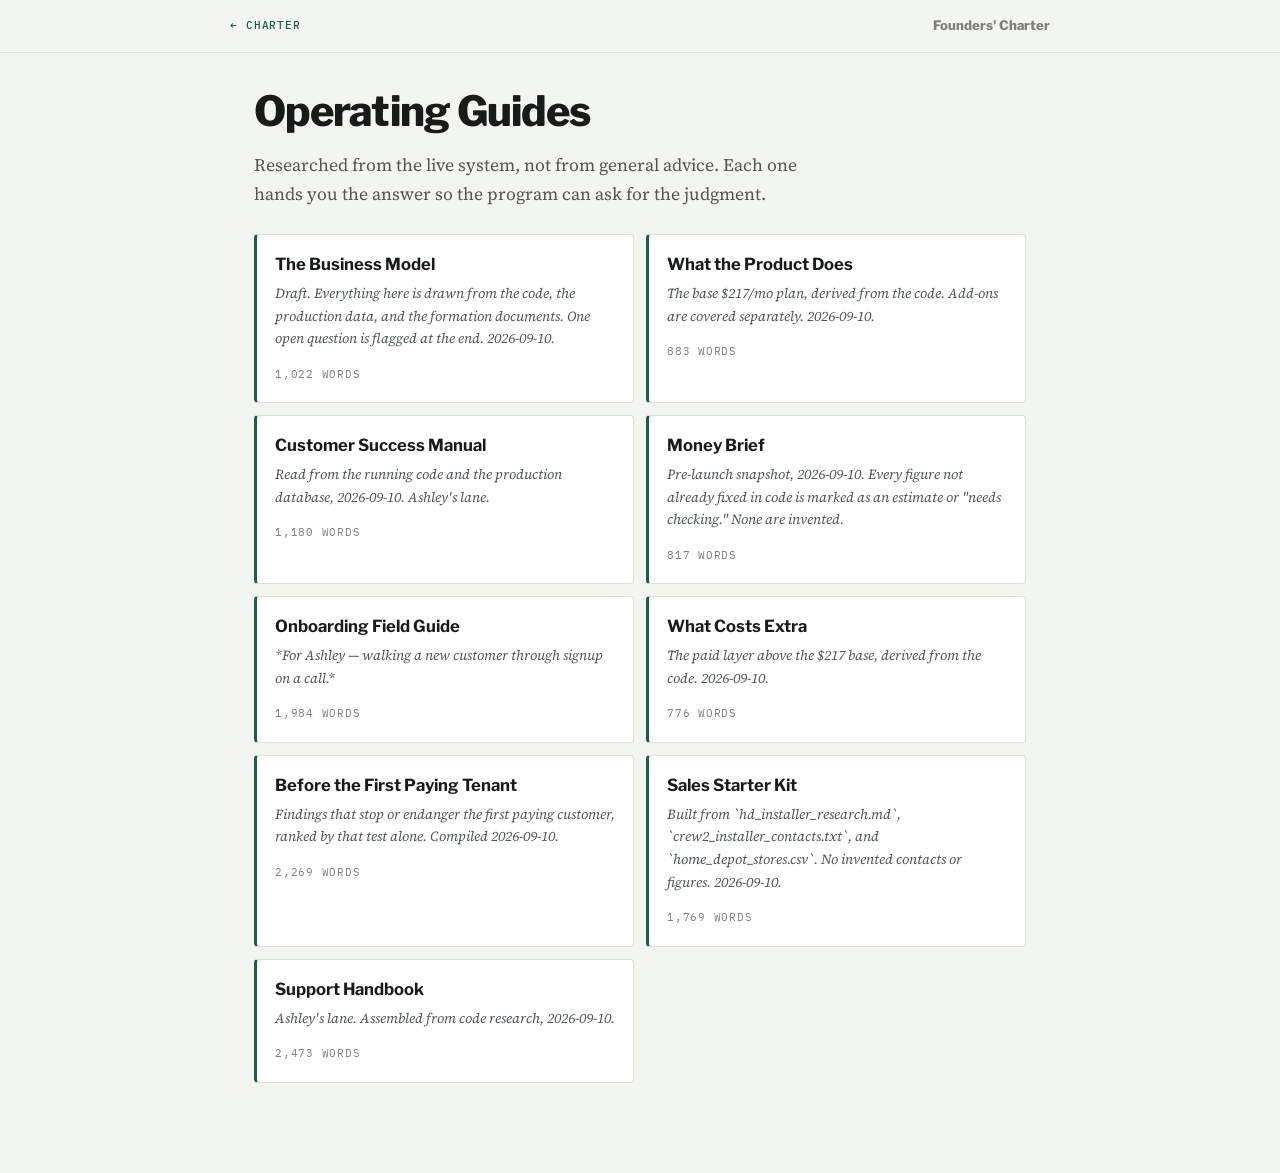
<file: guides/index.html>
<!doctype html>
<html lang="en"><head>
<meta charset="utf-8">
<meta name="viewport" content="width=device-width, initial-scale=1, viewport-fit=cover">
<meta name="color-scheme" content="light dark">
<title>Operating Guides — Founders' Charter</title>
<link rel="preconnect" href="https://fonts.googleapis.com">
<link rel="preconnect" href="https://fonts.gstatic.com" crossorigin>
<link rel="stylesheet" href="https://fonts.googleapis.com/css2?family=Libre+Franklin:wght@600;700;800&family=Source+Serif+4:ital,opsz,wght@0,8..60,400;0,8..60,600;1,8..60,400&family=IBM+Plex+Mono:wght@400;500&display=swap">
<style>:root{
  --paper:#F3F5F0; --surface:#FFFFFF; --ink:#171C1A; --ink-soft:#4E5852; --ink-faint:#79837C;
  --rule:#DCE2D8; --rule-strong:#C0C9BB; --accent:#1D5D4A; --accent-tint:#E4EEE8;
  --display:"Libre Franklin","Helvetica Neue",Helvetica,Arial,sans-serif;
  --body:"Source Serif 4",Georgia,"Times New Roman",serif;
  --mono:"IBM Plex Mono",ui-monospace,SFMono-Regular,Menlo,monospace;
  --gut:24px; --top-h:52px;
}
@media (prefers-color-scheme:dark){:root:not([data-theme="light"]){
  --paper:#121613; --surface:#191E1A; --ink:#E9EEE8; --ink-soft:#A6B0A8; --ink-faint:#7C8680;
  --rule:#28302A; --rule-strong:#3B453D; --accent:#63C1A1; --accent-tint:#16332B;
}}
:root[data-theme="dark"]{
  --paper:#121613; --surface:#191E1A; --ink:#E9EEE8; --ink-soft:#A6B0A8; --ink-faint:#7C8680;
  --rule:#28302A; --rule-strong:#3B453D; --accent:#63C1A1; --accent-tint:#16332B;
}
@media (max-width:720px){:root{--gut:16px}}
*{box-sizing:border-box}
html{-webkit-text-size-adjust:100%}
body{margin:0;background:var(--paper);color:var(--ink);font-family:var(--body);
     font-size:17px;line-height:1.62;-webkit-font-smoothing:antialiased;overflow-x:hidden}
@media (max-width:720px){body{font-size:16px}}
.topbar{position:sticky;top:0;z-index:30;background:var(--paper);border-bottom:1px solid var(--rule);padding:0 var(--gut)}
.topbar-inner{max-width:820px;margin:0 auto;height:var(--top-h);display:flex;align-items:center;gap:16px}
.back{font-family:var(--mono);font-size:11px;font-weight:500;letter-spacing:.08em;text-transform:uppercase;
      color:var(--accent);text-decoration:none;white-space:nowrap}
.back:hover{text-decoration:underline}
.wordmark{font-family:var(--display);font-weight:800;font-size:.82rem;margin-left:auto;color:var(--ink-faint);
          overflow:hidden;text-overflow:ellipsis;white-space:nowrap}
.wrap{max-width:820px;margin:0 auto;padding:36px var(--gut) 90px}
h1{font-family:var(--display);font-weight:800;font-size:clamp(1.9rem,5vw,2.6rem);line-height:1.06;
   letter-spacing:-.022em;text-wrap:balance;margin:0 0 18px}
h2{font-family:var(--display);font-weight:700;font-size:1.32rem;letter-spacing:-.013em;line-height:1.22;
   text-wrap:balance;margin:42px 0 12px;padding-bottom:8px;border-bottom:1px solid var(--rule-strong)}
h3{font-family:var(--display);font-weight:700;font-size:1.03rem;margin:26px 0 6px}
h4{font-family:var(--display);font-weight:700;font-size:.94rem;margin:20px 0 5px}
p{margin:0 0 1.05em;max-width:68ch}
.lede{font-size:1.1rem;color:var(--ink-soft);max-width:62ch}
strong{font-weight:600}
a{color:var(--accent)}
hr{border:0;border-top:1px solid var(--rule);margin:32px 0}
ul,ol{max-width:68ch;padding-left:22px;margin:0 0 1.05em}
li{margin-bottom:.4em;line-height:1.55}
code{font-family:var(--mono);font-size:.84em;background:var(--accent-tint);color:var(--ink);
     padding:1px 5px;border-radius:3px}
blockquote{margin:0 0 1.05em;padding:14px 18px;background:var(--surface);border:1px solid var(--rule);
           border-left:3px solid var(--accent);border-radius:3px;max-width:68ch}
blockquote p{margin-bottom:.7em}
blockquote p:last-child{margin-bottom:0}
blockquote ul,blockquote ol{margin-bottom:.7em}
.tw{overflow-x:auto;margin:0 0 1.3em;border:1px solid var(--rule);border-radius:4px;background:var(--surface)}
table{width:100%;border-collapse:collapse;font-size:.9rem;min-width:460px}
th{font-family:var(--mono);font-size:.68rem;letter-spacing:.09em;text-transform:uppercase;color:var(--ink-faint);
   text-align:left;padding:10px 12px;border-bottom:1px solid var(--rule-strong);font-weight:500;white-space:nowrap}
td{padding:10px 12px;border-bottom:1px solid var(--rule);vertical-align:top;line-height:1.5}
tbody tr:last-child td{border-bottom:none}
.cards{display:grid;grid-template-columns:1fr;gap:12px;margin-top:26px}
@media (min-width:640px){.cards{grid-template-columns:1fr 1fr}}
.card{display:block;background:var(--surface);border:1px solid var(--rule);border-left:3px solid var(--accent);
      border-radius:4px;padding:16px 18px;text-decoration:none;color:inherit}
.card:hover{border-color:var(--accent)}
.card h3{margin:0 0 5px;font-size:1.04rem;color:var(--ink)}
.card p{margin:0 0 8px;font-size:.87rem;color:var(--ink-soft);font-style:italic;max-width:none}
.wc{font-family:var(--mono);font-size:.68rem;letter-spacing:.07em;text-transform:uppercase;color:var(--ink-faint)}
:focus-visible{outline:2px solid var(--accent);outline-offset:2px}
</style>
</head><body>
<div class="topbar"><div class="topbar-inner">
  <a class="back" href="../">← Charter</a>
  <span class="wordmark">Founders' Charter</span>
</div></div>
<main class="wrap">
<h1>Operating Guides</h1>
<p class="lede">Researched from the live system, not from general advice. Each one hands you the answer so the program can ask for the judgment.</p>
<div class="cards"><a class="card" href="business-model.html"><h3>The Business Model</h3><p>Draft. Everything here is drawn from the code, the production data, and the formation documents. One open question is flagged at the end. 2026-09-10.</p><span class="wc">1,022 words</span></a><a class="card" href="core-features.html"><h3>What the Product Does</h3><p>The base $217/mo plan, derived from the code. Add-ons are covered separately. 2026-09-10.</p><span class="wc">883 words</span></a><a class="card" href="customer-success.html"><h3>Customer Success Manual</h3><p>Read from the running code and the production database, 2026-09-10. Ashley's lane.</p><span class="wc">1,180 words</span></a><a class="card" href="money-brief.html"><h3>Money Brief</h3><p>Pre-launch snapshot, 2026-09-10. Every figure not already fixed in code is marked as an estimate or "needs checking." None are invented.</p><span class="wc">817 words</span></a><a class="card" href="onboarding-field-guide.html"><h3>Onboarding Field Guide</h3><p>*For Ashley — walking a new customer through signup on a call.*</p><span class="wc">1,984 words</span></a><a class="card" href="paid-addons.html"><h3>What Costs Extra</h3><p>The paid layer above the $217 base, derived from the code. 2026-09-10.</p><span class="wc">776 words</span></a><a class="card" href="pre-launch-findings.html"><h3>Before the First Paying Tenant</h3><p>Findings that stop or endanger the first paying customer, ranked by that test alone. Compiled 2026-09-10.</p><span class="wc">2,269 words</span></a><a class="card" href="sales-starter-kit.html"><h3>Sales Starter Kit</h3><p>Built from `hd_installer_research.md`, `crew2_installer_contacts.txt`, and `home_depot_stores.csv`. No invented contacts or figures. 2026-09-10.</p><span class="wc">1,769 words</span></a><a class="card" href="support-handbook.html"><h3>Support Handbook</h3><p>Ashley's lane. Assembled from code research, 2026-09-10.</p><span class="wc">2,473 words</span></a></div>
</main>
</body></html>
</file>
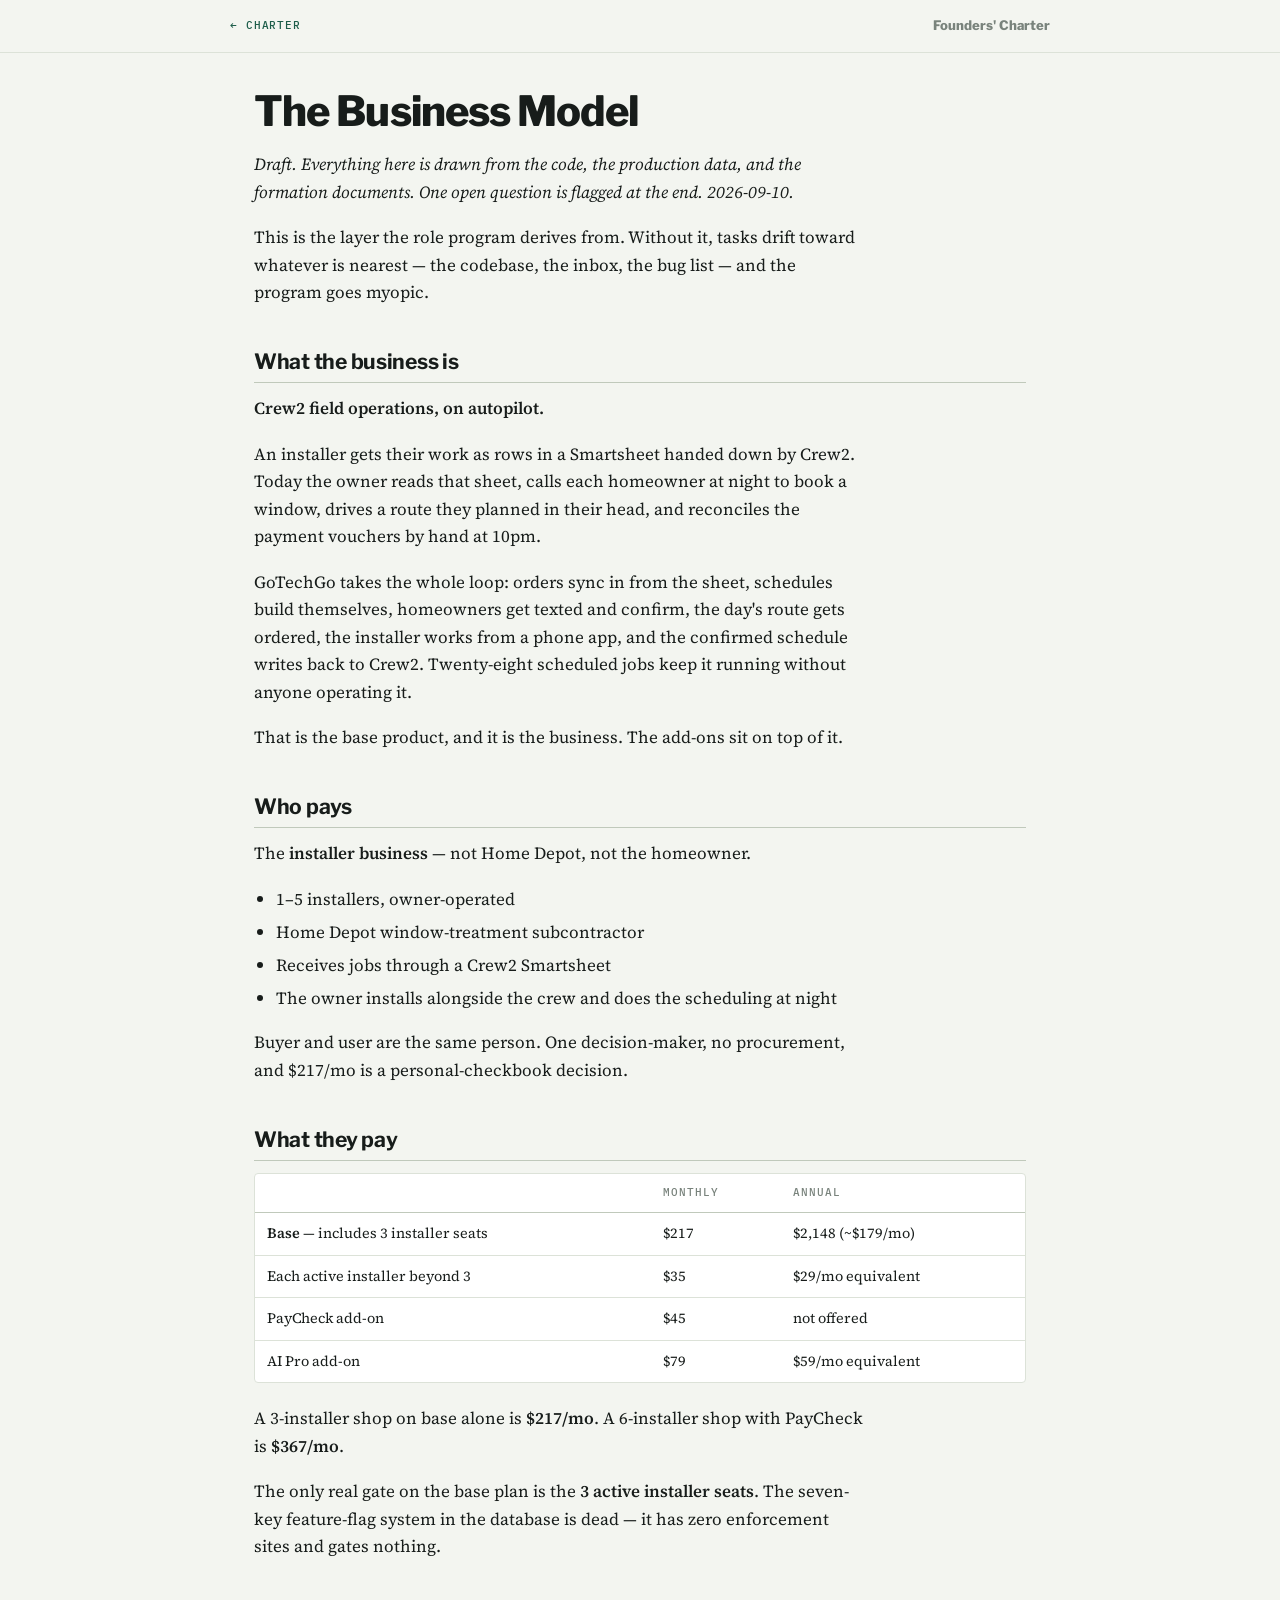
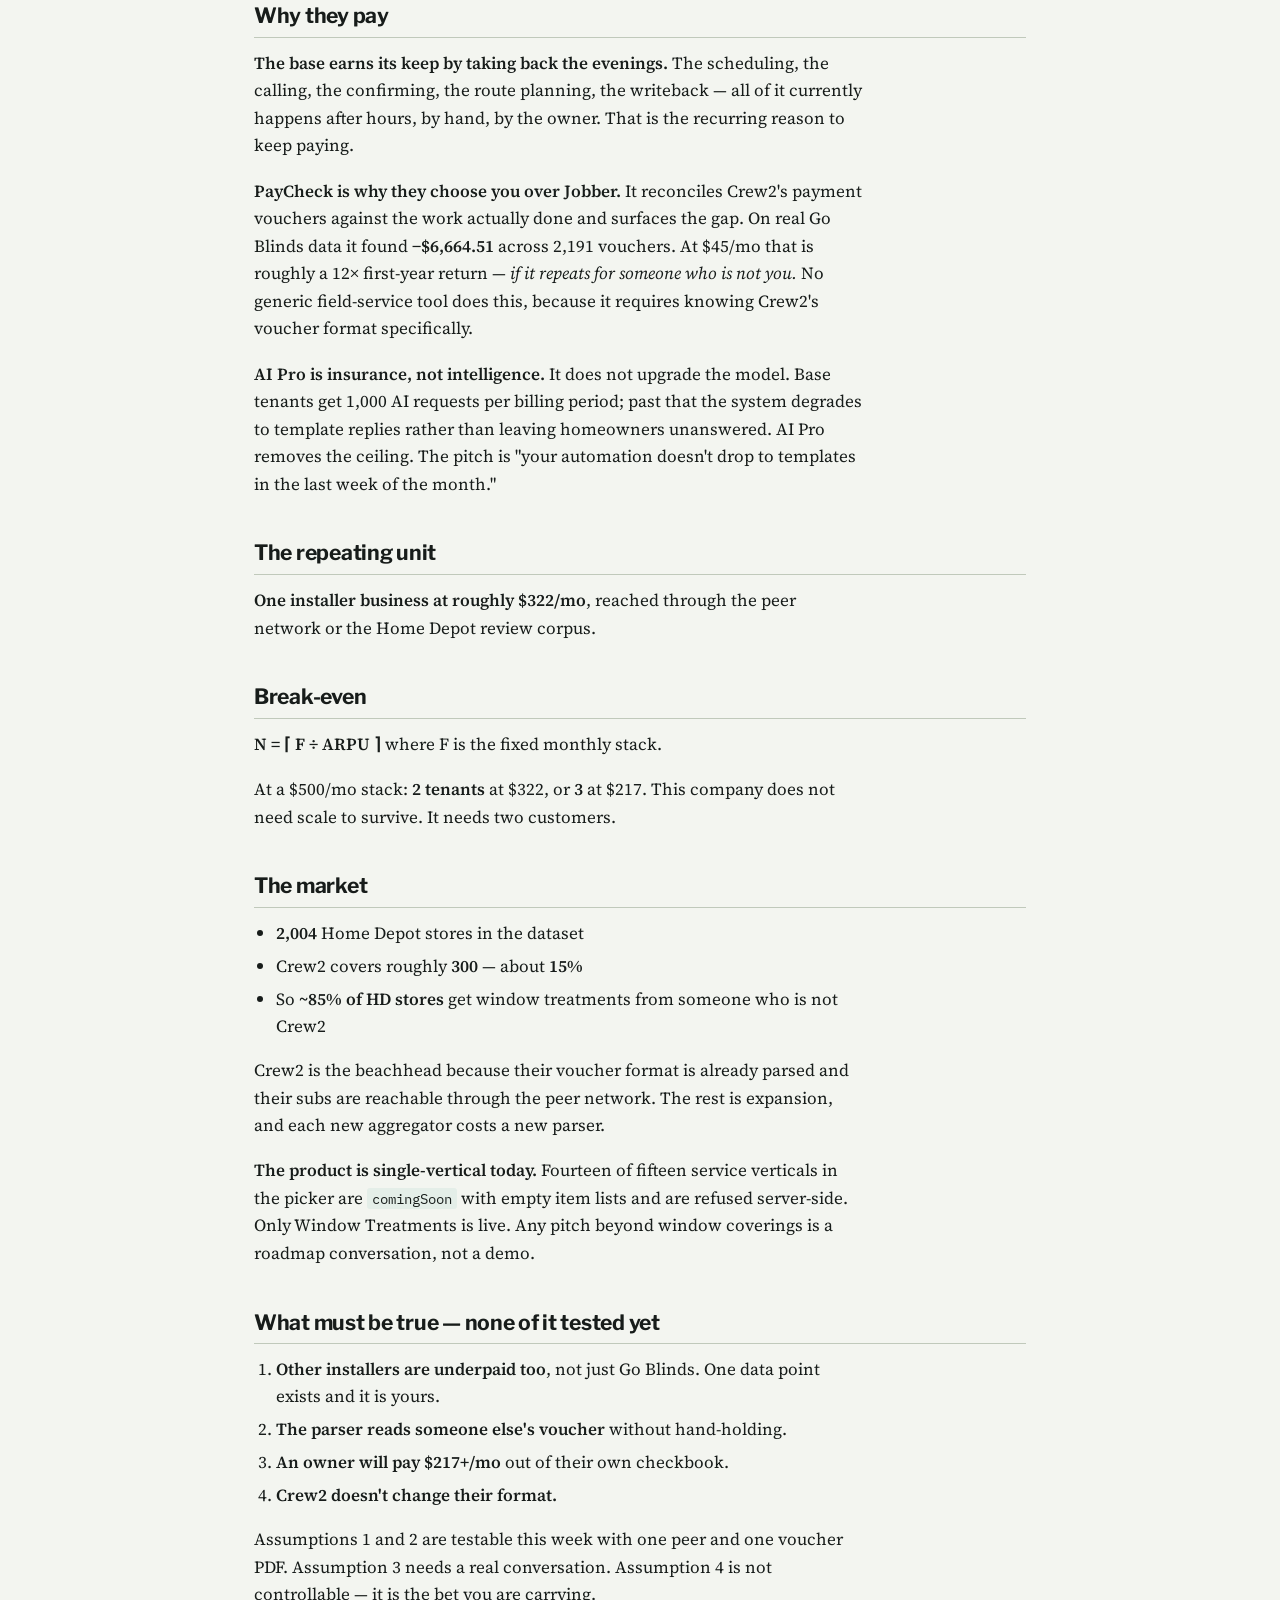
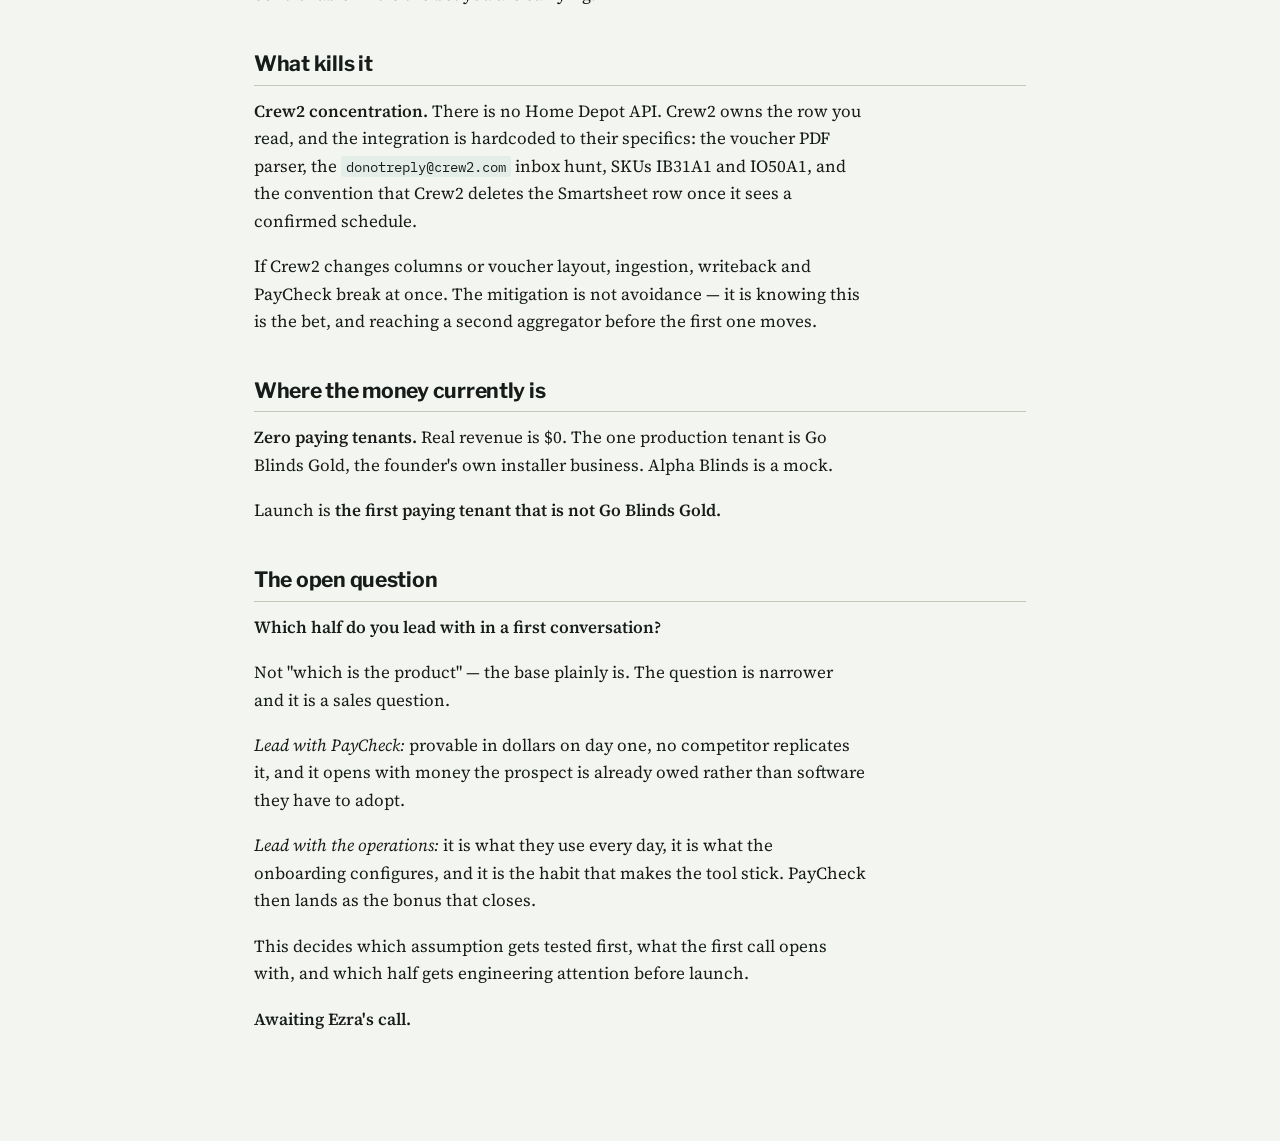
<file: guides/business-model.html>
<!doctype html>
<html lang="en"><head>
<meta charset="utf-8">
<meta name="viewport" content="width=device-width, initial-scale=1, viewport-fit=cover">
<meta name="color-scheme" content="light dark">
<title>The Business Model — Founders' Charter</title>
<link rel="preconnect" href="https://fonts.googleapis.com">
<link rel="preconnect" href="https://fonts.gstatic.com" crossorigin>
<link rel="stylesheet" href="https://fonts.googleapis.com/css2?family=Libre+Franklin:wght@600;700;800&family=Source+Serif+4:ital,opsz,wght@0,8..60,400;0,8..60,600;1,8..60,400&family=IBM+Plex+Mono:wght@400;500&display=swap">
<style>:root{
  --paper:#F3F5F0; --surface:#FFFFFF; --ink:#171C1A; --ink-soft:#4E5852; --ink-faint:#79837C;
  --rule:#DCE2D8; --rule-strong:#C0C9BB; --accent:#1D5D4A; --accent-tint:#E4EEE8;
  --display:"Libre Franklin","Helvetica Neue",Helvetica,Arial,sans-serif;
  --body:"Source Serif 4",Georgia,"Times New Roman",serif;
  --mono:"IBM Plex Mono",ui-monospace,SFMono-Regular,Menlo,monospace;
  --gut:24px; --top-h:52px;
}
@media (prefers-color-scheme:dark){:root:not([data-theme="light"]){
  --paper:#121613; --surface:#191E1A; --ink:#E9EEE8; --ink-soft:#A6B0A8; --ink-faint:#7C8680;
  --rule:#28302A; --rule-strong:#3B453D; --accent:#63C1A1; --accent-tint:#16332B;
}}
:root[data-theme="dark"]{
  --paper:#121613; --surface:#191E1A; --ink:#E9EEE8; --ink-soft:#A6B0A8; --ink-faint:#7C8680;
  --rule:#28302A; --rule-strong:#3B453D; --accent:#63C1A1; --accent-tint:#16332B;
}
@media (max-width:720px){:root{--gut:16px}}
*{box-sizing:border-box}
html{-webkit-text-size-adjust:100%}
body{margin:0;background:var(--paper);color:var(--ink);font-family:var(--body);
     font-size:17px;line-height:1.62;-webkit-font-smoothing:antialiased;overflow-x:hidden}
@media (max-width:720px){body{font-size:16px}}
.topbar{position:sticky;top:0;z-index:30;background:var(--paper);border-bottom:1px solid var(--rule);padding:0 var(--gut)}
.topbar-inner{max-width:820px;margin:0 auto;height:var(--top-h);display:flex;align-items:center;gap:16px}
.back{font-family:var(--mono);font-size:11px;font-weight:500;letter-spacing:.08em;text-transform:uppercase;
      color:var(--accent);text-decoration:none;white-space:nowrap}
.back:hover{text-decoration:underline}
.wordmark{font-family:var(--display);font-weight:800;font-size:.82rem;margin-left:auto;color:var(--ink-faint);
          overflow:hidden;text-overflow:ellipsis;white-space:nowrap}
.wrap{max-width:820px;margin:0 auto;padding:36px var(--gut) 90px}
h1{font-family:var(--display);font-weight:800;font-size:clamp(1.9rem,5vw,2.6rem);line-height:1.06;
   letter-spacing:-.022em;text-wrap:balance;margin:0 0 18px}
h2{font-family:var(--display);font-weight:700;font-size:1.32rem;letter-spacing:-.013em;line-height:1.22;
   text-wrap:balance;margin:42px 0 12px;padding-bottom:8px;border-bottom:1px solid var(--rule-strong)}
h3{font-family:var(--display);font-weight:700;font-size:1.03rem;margin:26px 0 6px}
h4{font-family:var(--display);font-weight:700;font-size:.94rem;margin:20px 0 5px}
p{margin:0 0 1.05em;max-width:68ch}
.lede{font-size:1.1rem;color:var(--ink-soft);max-width:62ch}
strong{font-weight:600}
a{color:var(--accent)}
hr{border:0;border-top:1px solid var(--rule);margin:32px 0}
ul,ol{max-width:68ch;padding-left:22px;margin:0 0 1.05em}
li{margin-bottom:.4em;line-height:1.55}
code{font-family:var(--mono);font-size:.84em;background:var(--accent-tint);color:var(--ink);
     padding:1px 5px;border-radius:3px}
blockquote{margin:0 0 1.05em;padding:14px 18px;background:var(--surface);border:1px solid var(--rule);
           border-left:3px solid var(--accent);border-radius:3px;max-width:68ch}
blockquote p{margin-bottom:.7em}
blockquote p:last-child{margin-bottom:0}
blockquote ul,blockquote ol{margin-bottom:.7em}
.tw{overflow-x:auto;margin:0 0 1.3em;border:1px solid var(--rule);border-radius:4px;background:var(--surface)}
table{width:100%;border-collapse:collapse;font-size:.9rem;min-width:460px}
th{font-family:var(--mono);font-size:.68rem;letter-spacing:.09em;text-transform:uppercase;color:var(--ink-faint);
   text-align:left;padding:10px 12px;border-bottom:1px solid var(--rule-strong);font-weight:500;white-space:nowrap}
td{padding:10px 12px;border-bottom:1px solid var(--rule);vertical-align:top;line-height:1.5}
tbody tr:last-child td{border-bottom:none}
.cards{display:grid;grid-template-columns:1fr;gap:12px;margin-top:26px}
@media (min-width:640px){.cards{grid-template-columns:1fr 1fr}}
.card{display:block;background:var(--surface);border:1px solid var(--rule);border-left:3px solid var(--accent);
      border-radius:4px;padding:16px 18px;text-decoration:none;color:inherit}
.card:hover{border-color:var(--accent)}
.card h3{margin:0 0 5px;font-size:1.04rem;color:var(--ink)}
.card p{margin:0 0 8px;font-size:.87rem;color:var(--ink-soft);font-style:italic;max-width:none}
.wc{font-family:var(--mono);font-size:.68rem;letter-spacing:.07em;text-transform:uppercase;color:var(--ink-faint)}
:focus-visible{outline:2px solid var(--accent);outline-offset:2px}
</style>
</head><body>
<div class="topbar"><div class="topbar-inner">
  <a class="back" href="../">← Charter</a>
  <span class="wordmark">Founders' Charter</span>
</div></div>
<main class="wrap">
<h1>The Business Model</h1>
<p><em>Draft. Everything here is drawn from the code, the production data, and the formation documents. One open question is flagged at the end. 2026-09-10.</em></p>
<p>This is the layer the role program derives from. Without it, tasks drift toward whatever is nearest — the codebase, the inbox, the bug list — and the program goes myopic.</p>
<h2>What the business is</h2>
<p><strong>Crew2 field operations, on autopilot.</strong></p>
<p>An installer gets their work as rows in a Smartsheet handed down by Crew2. Today the owner reads that sheet, calls each homeowner at night to book a window, drives a route they planned in their head, and reconciles the payment vouchers by hand at 10pm.</p>
<p>GoTechGo takes the whole loop: orders sync in from the sheet, schedules build themselves, homeowners get texted and confirm, the day's route gets ordered, the installer works from a phone app, and the confirmed schedule writes back to Crew2. Twenty-eight scheduled jobs keep it running without anyone operating it.</p>
<p>That is the base product, and it is the business. The add-ons sit on top of it.</p>
<h2>Who pays</h2>
<p>The <strong>installer business</strong> — not Home Depot, not the homeowner.</p>
<ul><li>1–5 installers, owner-operated</li><li>Home Depot window-treatment subcontractor</li><li>Receives jobs through a Crew2 Smartsheet</li><li>The owner installs alongside the crew and does the scheduling at night</li></ul>
<p>Buyer and user are the same person. One decision-maker, no procurement, and $217/mo is a personal-checkbook decision.</p>
<h2>What they pay</h2>
<div class="tw"><table><thead><tr><th></th><th>Monthly</th><th>Annual</th></tr></thead><tbody><tr><td><strong>Base</strong> — includes 3 installer seats</td><td>$217</td><td>$2,148 (~$179/mo)</td></tr><tr><td>Each active installer beyond 3</td><td>$35</td><td>$29/mo equivalent</td></tr><tr><td>PayCheck add-on</td><td>$45</td><td>not offered</td></tr><tr><td>AI Pro add-on</td><td>$79</td><td>$59/mo equivalent</td></tr></tbody></table></div>
<p>A 3-installer shop on base alone is <strong>$217/mo</strong>. A 6-installer shop with PayCheck is <strong>$367/mo</strong>.</p>
<p>The only real gate on the base plan is the <strong>3 active installer seats</strong>. The seven-key feature-flag system in the database is dead — it has zero enforcement sites and gates nothing.</p>
<h2>Why they pay</h2>
<p><strong>The base earns its keep by taking back the evenings.</strong> The scheduling, the calling, the confirming, the route planning, the writeback — all of it currently happens after hours, by hand, by the owner. That is the recurring reason to keep paying.</p>
<p><strong>PayCheck is why they choose you over Jobber.</strong> It reconciles Crew2's payment vouchers against the work actually done and surfaces the gap. On real Go Blinds data it found <strong>−$6,664.51</strong> across 2,191 vouchers. At $45/mo that is roughly a 12× first-year return — <em>if it repeats for someone who is not you.</em> No generic field-service tool does this, because it requires knowing Crew2's voucher format specifically.</p>
<p><strong>AI Pro is insurance, not intelligence.</strong> It does not upgrade the model. Base tenants get 1,000 AI requests per billing period; past that the system degrades to template replies rather than leaving homeowners unanswered. AI Pro removes the ceiling. The pitch is "your automation doesn't drop to templates in the last week of the month."</p>
<h2>The repeating unit</h2>
<p><strong>One installer business at roughly $322/mo</strong>, reached through the peer network or the Home Depot review corpus.</p>
<h2>Break-even</h2>
<p><strong>N = ⌈ F ÷ ARPU ⌉</strong> where F is the fixed monthly stack.</p>
<p>At a $500/mo stack: <strong>2 tenants</strong> at $322, or <strong>3</strong> at $217. This company does not need scale to survive. It needs two customers.</p>
<h2>The market</h2>
<ul><li><strong>2,004</strong> Home Depot stores in the dataset</li><li>Crew2 covers roughly <strong>300</strong> — about <strong>15%</strong></li><li>So <strong>~85% of HD stores</strong> get window treatments from someone who is not Crew2</li></ul>
<p>Crew2 is the beachhead because their voucher format is already parsed and their subs are reachable through the peer network. The rest is expansion, and each new aggregator costs a new parser.</p>
<p><strong>The product is single-vertical today.</strong> Fourteen of fifteen service verticals in the picker are <code>comingSoon</code> with empty item lists and are refused server-side. Only Window Treatments is live. Any pitch beyond window coverings is a roadmap conversation, not a demo.</p>
<h2>What must be true — none of it tested yet</h2>
<ol><li><strong>Other installers are underpaid too</strong>, not just Go Blinds. One data point exists and it is yours.</li><li><strong>The parser reads someone else's voucher</strong> without hand-holding.</li><li><strong>An owner will pay $217+/mo</strong> out of their own checkbook.</li><li><strong>Crew2 doesn't change their format.</strong></li></ol>
<p>Assumptions 1 and 2 are testable this week with one peer and one voucher PDF. Assumption 3 needs a real conversation. Assumption 4 is not controllable — it is the bet you are carrying.</p>
<h2>What kills it</h2>
<p><strong>Crew2 concentration.</strong> There is no Home Depot API. Crew2 owns the row you read, and the integration is hardcoded to their specifics: the voucher PDF parser, the <code>donotreply@crew2.com</code> inbox hunt, SKUs IB31A1 and IO50A1, and the convention that Crew2 deletes the Smartsheet row once it sees a confirmed schedule.</p>
<p>If Crew2 changes columns or voucher layout, ingestion, writeback and PayCheck break at once. The mitigation is not avoidance — it is knowing this is the bet, and reaching a second aggregator before the first one moves.</p>
<h2>Where the money currently is</h2>
<p><strong>Zero paying tenants.</strong> Real revenue is $0. The one production tenant is Go Blinds Gold, the founder's own installer business. Alpha Blinds is a mock.</p>
<p>Launch is <strong>the first paying tenant that is not Go Blinds Gold.</strong></p>
<h2>The open question</h2>
<p><strong>Which half do you lead with in a first conversation?</strong></p>
<p>Not "which is the product" — the base plainly is. The question is narrower and it is a sales question.</p>
<p><em>Lead with PayCheck:</em> provable in dollars on day one, no competitor replicates it, and it opens with money the prospect is already owed rather than software they have to adopt.</p>
<p><em>Lead with the operations:</em> it is what they use every day, it is what the onboarding configures, and it is the habit that makes the tool stick. PayCheck then lands as the bonus that closes.</p>
<p>This decides which assumption gets tested first, what the first call opens with, and which half gets engineering attention before launch.</p>
<p><strong>Awaiting Ezra's call.</strong></p>
</main>
</body></html>
</file>
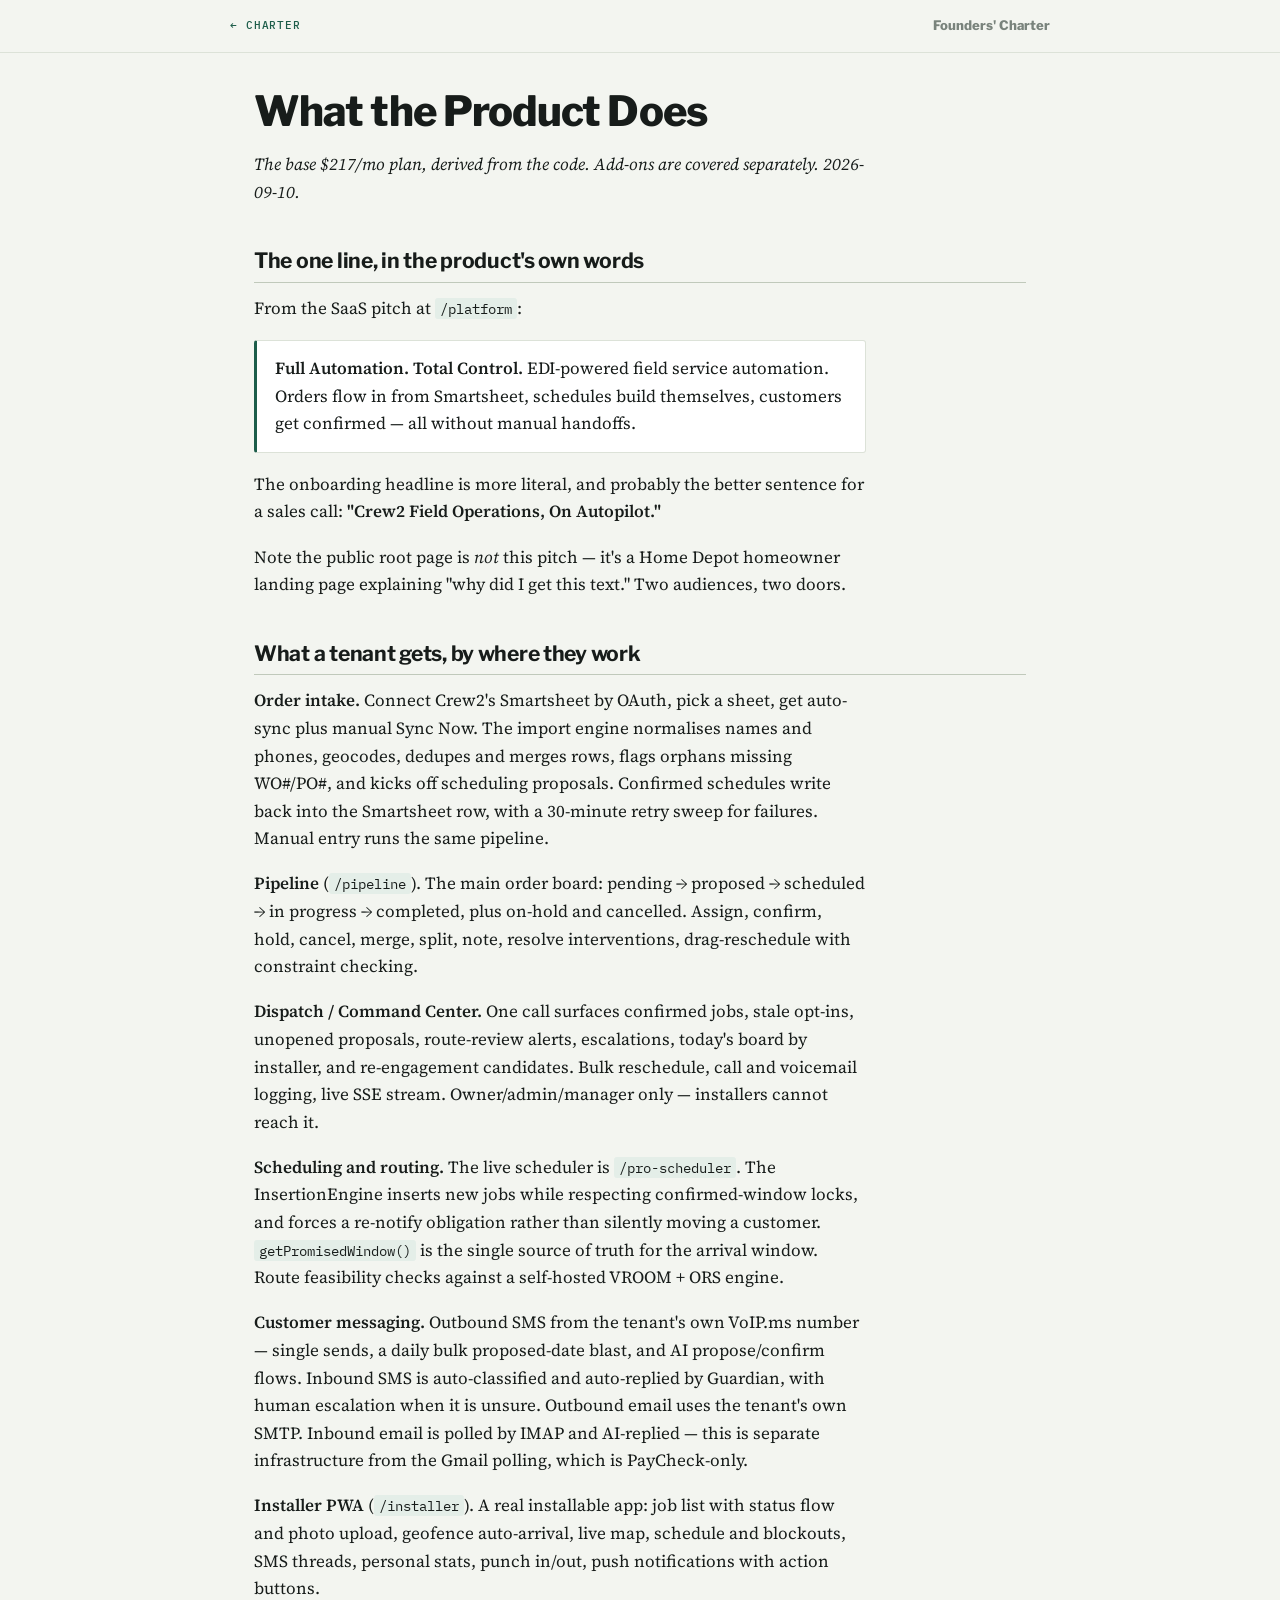
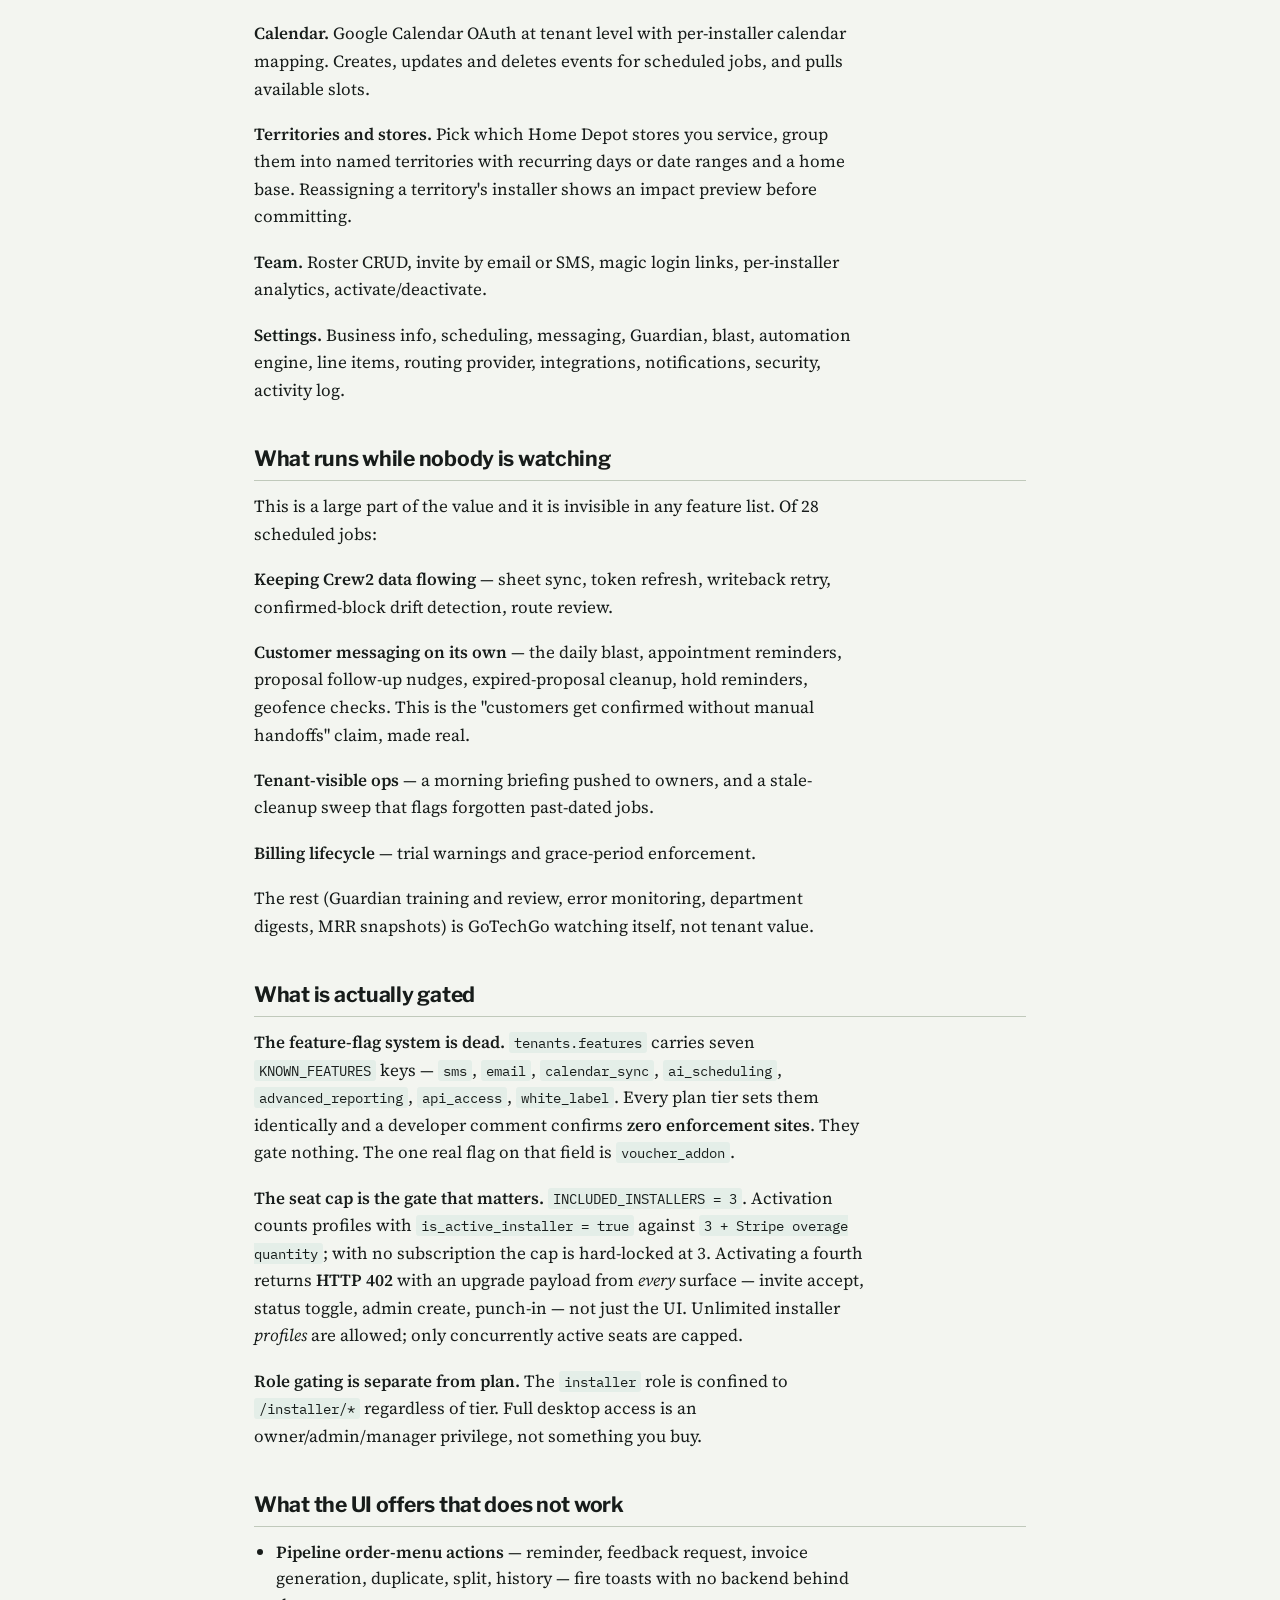
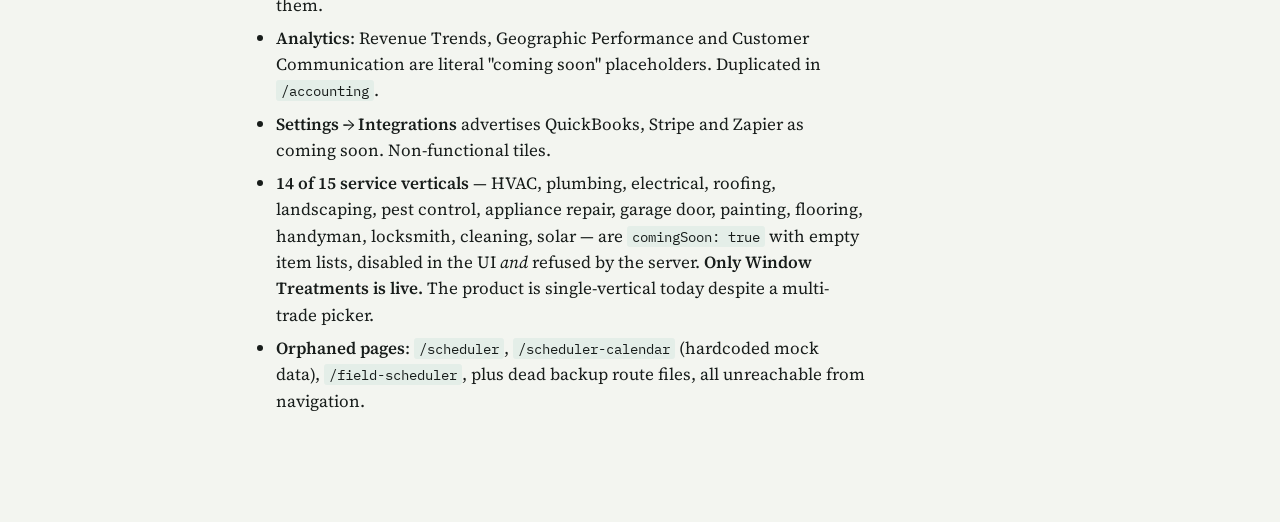
<file: guides/core-features.html>
<!doctype html>
<html lang="en"><head>
<meta charset="utf-8">
<meta name="viewport" content="width=device-width, initial-scale=1, viewport-fit=cover">
<meta name="color-scheme" content="light dark">
<title>What the Product Does — Founders' Charter</title>
<link rel="preconnect" href="https://fonts.googleapis.com">
<link rel="preconnect" href="https://fonts.gstatic.com" crossorigin>
<link rel="stylesheet" href="https://fonts.googleapis.com/css2?family=Libre+Franklin:wght@600;700;800&family=Source+Serif+4:ital,opsz,wght@0,8..60,400;0,8..60,600;1,8..60,400&family=IBM+Plex+Mono:wght@400;500&display=swap">
<style>:root{
  --paper:#F3F5F0; --surface:#FFFFFF; --ink:#171C1A; --ink-soft:#4E5852; --ink-faint:#79837C;
  --rule:#DCE2D8; --rule-strong:#C0C9BB; --accent:#1D5D4A; --accent-tint:#E4EEE8;
  --display:"Libre Franklin","Helvetica Neue",Helvetica,Arial,sans-serif;
  --body:"Source Serif 4",Georgia,"Times New Roman",serif;
  --mono:"IBM Plex Mono",ui-monospace,SFMono-Regular,Menlo,monospace;
  --gut:24px; --top-h:52px;
}
@media (prefers-color-scheme:dark){:root:not([data-theme="light"]){
  --paper:#121613; --surface:#191E1A; --ink:#E9EEE8; --ink-soft:#A6B0A8; --ink-faint:#7C8680;
  --rule:#28302A; --rule-strong:#3B453D; --accent:#63C1A1; --accent-tint:#16332B;
}}
:root[data-theme="dark"]{
  --paper:#121613; --surface:#191E1A; --ink:#E9EEE8; --ink-soft:#A6B0A8; --ink-faint:#7C8680;
  --rule:#28302A; --rule-strong:#3B453D; --accent:#63C1A1; --accent-tint:#16332B;
}
@media (max-width:720px){:root{--gut:16px}}
*{box-sizing:border-box}
html{-webkit-text-size-adjust:100%}
body{margin:0;background:var(--paper);color:var(--ink);font-family:var(--body);
     font-size:17px;line-height:1.62;-webkit-font-smoothing:antialiased;overflow-x:hidden}
@media (max-width:720px){body{font-size:16px}}
.topbar{position:sticky;top:0;z-index:30;background:var(--paper);border-bottom:1px solid var(--rule);padding:0 var(--gut)}
.topbar-inner{max-width:820px;margin:0 auto;height:var(--top-h);display:flex;align-items:center;gap:16px}
.back{font-family:var(--mono);font-size:11px;font-weight:500;letter-spacing:.08em;text-transform:uppercase;
      color:var(--accent);text-decoration:none;white-space:nowrap}
.back:hover{text-decoration:underline}
.wordmark{font-family:var(--display);font-weight:800;font-size:.82rem;margin-left:auto;color:var(--ink-faint);
          overflow:hidden;text-overflow:ellipsis;white-space:nowrap}
.wrap{max-width:820px;margin:0 auto;padding:36px var(--gut) 90px}
h1{font-family:var(--display);font-weight:800;font-size:clamp(1.9rem,5vw,2.6rem);line-height:1.06;
   letter-spacing:-.022em;text-wrap:balance;margin:0 0 18px}
h2{font-family:var(--display);font-weight:700;font-size:1.32rem;letter-spacing:-.013em;line-height:1.22;
   text-wrap:balance;margin:42px 0 12px;padding-bottom:8px;border-bottom:1px solid var(--rule-strong)}
h3{font-family:var(--display);font-weight:700;font-size:1.03rem;margin:26px 0 6px}
h4{font-family:var(--display);font-weight:700;font-size:.94rem;margin:20px 0 5px}
p{margin:0 0 1.05em;max-width:68ch}
.lede{font-size:1.1rem;color:var(--ink-soft);max-width:62ch}
strong{font-weight:600}
a{color:var(--accent)}
hr{border:0;border-top:1px solid var(--rule);margin:32px 0}
ul,ol{max-width:68ch;padding-left:22px;margin:0 0 1.05em}
li{margin-bottom:.4em;line-height:1.55}
code{font-family:var(--mono);font-size:.84em;background:var(--accent-tint);color:var(--ink);
     padding:1px 5px;border-radius:3px}
blockquote{margin:0 0 1.05em;padding:14px 18px;background:var(--surface);border:1px solid var(--rule);
           border-left:3px solid var(--accent);border-radius:3px;max-width:68ch}
blockquote p{margin-bottom:.7em}
blockquote p:last-child{margin-bottom:0}
blockquote ul,blockquote ol{margin-bottom:.7em}
.tw{overflow-x:auto;margin:0 0 1.3em;border:1px solid var(--rule);border-radius:4px;background:var(--surface)}
table{width:100%;border-collapse:collapse;font-size:.9rem;min-width:460px}
th{font-family:var(--mono);font-size:.68rem;letter-spacing:.09em;text-transform:uppercase;color:var(--ink-faint);
   text-align:left;padding:10px 12px;border-bottom:1px solid var(--rule-strong);font-weight:500;white-space:nowrap}
td{padding:10px 12px;border-bottom:1px solid var(--rule);vertical-align:top;line-height:1.5}
tbody tr:last-child td{border-bottom:none}
.cards{display:grid;grid-template-columns:1fr;gap:12px;margin-top:26px}
@media (min-width:640px){.cards{grid-template-columns:1fr 1fr}}
.card{display:block;background:var(--surface);border:1px solid var(--rule);border-left:3px solid var(--accent);
      border-radius:4px;padding:16px 18px;text-decoration:none;color:inherit}
.card:hover{border-color:var(--accent)}
.card h3{margin:0 0 5px;font-size:1.04rem;color:var(--ink)}
.card p{margin:0 0 8px;font-size:.87rem;color:var(--ink-soft);font-style:italic;max-width:none}
.wc{font-family:var(--mono);font-size:.68rem;letter-spacing:.07em;text-transform:uppercase;color:var(--ink-faint)}
:focus-visible{outline:2px solid var(--accent);outline-offset:2px}
</style>
</head><body>
<div class="topbar"><div class="topbar-inner">
  <a class="back" href="../">← Charter</a>
  <span class="wordmark">Founders' Charter</span>
</div></div>
<main class="wrap">
<h1>What the Product Does</h1>
<p><em>The base $217/mo plan, derived from the code. Add-ons are covered separately. 2026-09-10.</em></p>
<h2>The one line, in the product's own words</h2>
<p>From the SaaS pitch at <code>/platform</code>:</p>
<blockquote><p><strong>Full Automation. Total Control.</strong> EDI-powered field service automation. Orders flow in from Smartsheet, schedules build themselves, customers get confirmed — all without manual handoffs.</p></blockquote>
<p>The onboarding headline is more literal, and probably the better sentence for a sales call: <strong>"Crew2 Field Operations, On Autopilot."</strong></p>
<p>Note the public root page is <em>not</em> this pitch — it's a Home Depot homeowner landing page explaining "why did I get this text." Two audiences, two doors.</p>
<h2>What a tenant gets, by where they work</h2>
<p><strong>Order intake.</strong> Connect Crew2's Smartsheet by OAuth, pick a sheet, get auto-sync plus manual Sync Now. The import engine normalises names and phones, geocodes, dedupes and merges rows, flags orphans missing WO#/PO#, and kicks off scheduling proposals. Confirmed schedules write back into the Smartsheet row, with a 30-minute retry sweep for failures. Manual entry runs the same pipeline.</p>
<p><strong>Pipeline</strong> (<code>/pipeline</code>). The main order board: pending → proposed → scheduled → in progress → completed, plus on-hold and cancelled. Assign, confirm, hold, cancel, merge, split, note, resolve interventions, drag-reschedule with constraint checking.</p>
<p><strong>Dispatch / Command Center.</strong> One call surfaces confirmed jobs, stale opt-ins, unopened proposals, route-review alerts, escalations, today's board by installer, and re-engagement candidates. Bulk reschedule, call and voicemail logging, live SSE stream. Owner/admin/manager only — installers cannot reach it.</p>
<p><strong>Scheduling and routing.</strong> The live scheduler is <code>/pro-scheduler</code>. The InsertionEngine inserts new jobs while respecting confirmed-window locks, and forces a re-notify obligation rather than silently moving a customer. <code>getPromisedWindow()</code> is the single source of truth for the arrival window. Route feasibility checks against a self-hosted VROOM + ORS engine.</p>
<p><strong>Customer messaging.</strong> Outbound SMS from the tenant's own VoIP.ms number — single sends, a daily bulk proposed-date blast, and AI propose/confirm flows. Inbound SMS is auto-classified and auto-replied by Guardian, with human escalation when it is unsure. Outbound email uses the tenant's own SMTP. Inbound email is polled by IMAP and AI-replied — this is separate infrastructure from the Gmail polling, which is PayCheck-only.</p>
<p><strong>Installer PWA</strong> (<code>/installer</code>). A real installable app: job list with status flow and photo upload, geofence auto-arrival, live map, schedule and blockouts, SMS threads, personal stats, punch in/out, push notifications with action buttons.</p>
<p><strong>Calendar.</strong> Google Calendar OAuth at tenant level with per-installer calendar mapping. Creates, updates and deletes events for scheduled jobs, and pulls available slots.</p>
<p><strong>Territories and stores.</strong> Pick which Home Depot stores you service, group them into named territories with recurring days or date ranges and a home base. Reassigning a territory's installer shows an impact preview before committing.</p>
<p><strong>Team.</strong> Roster CRUD, invite by email or SMS, magic login links, per-installer analytics, activate/deactivate.</p>
<p><strong>Settings.</strong> Business info, scheduling, messaging, Guardian, blast, automation engine, line items, routing provider, integrations, notifications, security, activity log.</p>
<h2>What runs while nobody is watching</h2>
<p>This is a large part of the value and it is invisible in any feature list. Of 28 scheduled jobs:</p>
<p><strong>Keeping Crew2 data flowing</strong> — sheet sync, token refresh, writeback retry, confirmed-block drift detection, route review.</p>
<p><strong>Customer messaging on its own</strong> — the daily blast, appointment reminders, proposal follow-up nudges, expired-proposal cleanup, hold reminders, geofence checks. This is the "customers get confirmed without manual handoffs" claim, made real.</p>
<p><strong>Tenant-visible ops</strong> — a morning briefing pushed to owners, and a stale-cleanup sweep that flags forgotten past-dated jobs.</p>
<p><strong>Billing lifecycle</strong> — trial warnings and grace-period enforcement.</p>
<p>The rest (Guardian training and review, error monitoring, department digests, MRR snapshots) is GoTechGo watching itself, not tenant value.</p>
<h2>What is actually gated</h2>
<p><strong>The feature-flag system is dead.</strong> <code>tenants.features</code> carries seven <code>KNOWN_FEATURES</code> keys — <code>sms</code>, <code>email</code>, <code>calendar_sync</code>, <code>ai_scheduling</code>, <code>advanced_reporting</code>, <code>api_access</code>, <code>white_label</code>. Every plan tier sets them identically and a developer comment confirms <strong>zero enforcement sites</strong>. They gate nothing. The one real flag on that field is <code>voucher_addon</code>.</p>
<p><strong>The seat cap is the gate that matters.</strong> <code>INCLUDED_INSTALLERS = 3</code>. Activation counts profiles with <code>is_active_installer = true</code> against <code>3 + Stripe overage quantity</code>; with no subscription the cap is hard-locked at 3. Activating a fourth returns <strong>HTTP 402</strong> with an upgrade payload from <em>every</em> surface — invite accept, status toggle, admin create, punch-in — not just the UI. Unlimited installer <em>profiles</em> are allowed; only concurrently active seats are capped.</p>
<p><strong>Role gating is separate from plan.</strong> The <code>installer</code> role is confined to <code>/installer/*</code> regardless of tier. Full desktop access is an owner/admin/manager privilege, not something you buy.</p>
<h2>What the UI offers that does not work</h2>
<ul><li><strong>Pipeline order-menu actions</strong> — reminder, feedback request, invoice generation, duplicate, split, history — fire toasts with no backend behind them.</li><li><strong>Analytics</strong>: Revenue Trends, Geographic Performance and Customer Communication are literal "coming soon" placeholders. Duplicated in <code>/accounting</code>.</li><li><strong>Settings → Integrations</strong> advertises QuickBooks, Stripe and Zapier as coming soon. Non-functional tiles.</li><li><strong>14 of 15 service verticals</strong> — HVAC, plumbing, electrical, roofing, landscaping, pest control, appliance repair, garage door, painting, flooring, handyman, locksmith, cleaning, solar — are <code>comingSoon: true</code> with empty item lists, disabled in the UI <em>and</em> refused by the server. <strong>Only Window Treatments is live.</strong> The product is single-vertical today despite a multi-trade picker.</li><li><strong>Orphaned pages</strong>: <code>/scheduler</code>, <code>/scheduler-calendar</code> (hardcoded mock data), <code>/field-scheduler</code>, plus dead backup route files, all unreachable from navigation.</li></ul>
</main>
</body></html>
</file>
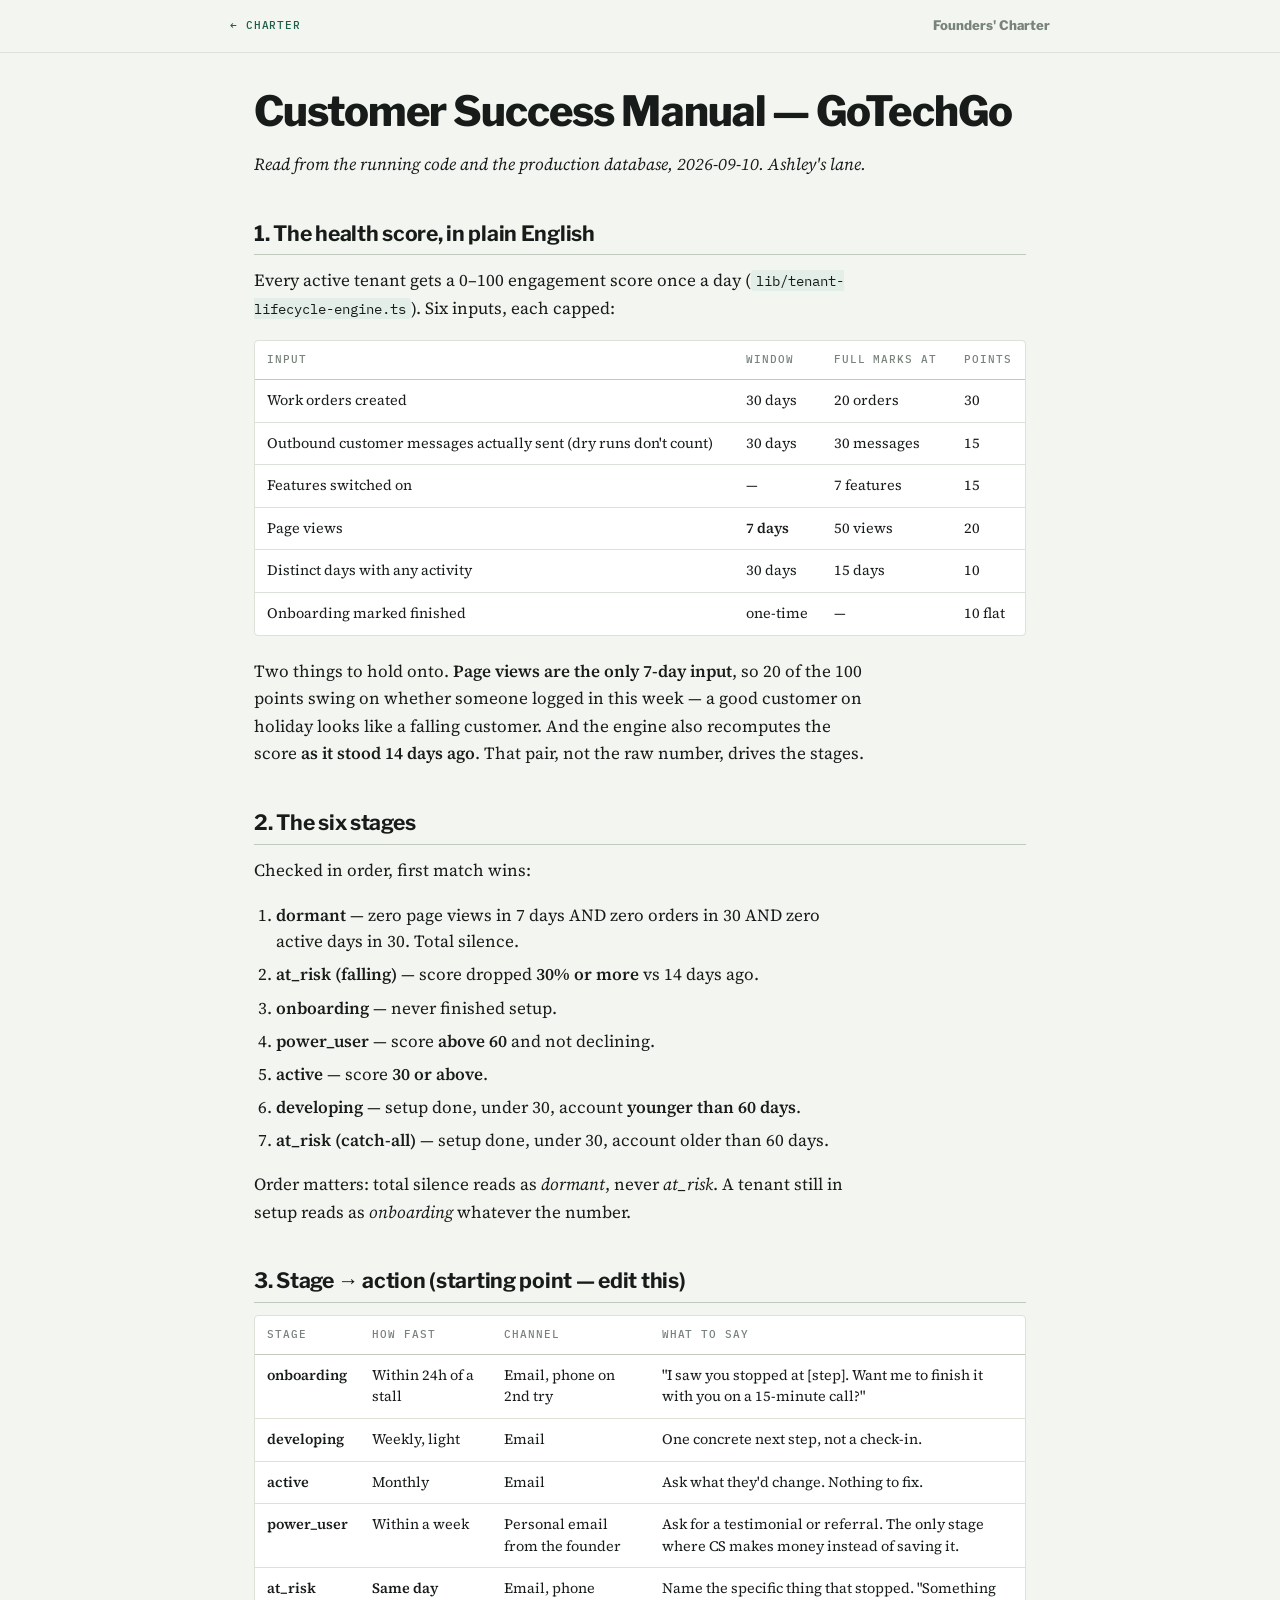
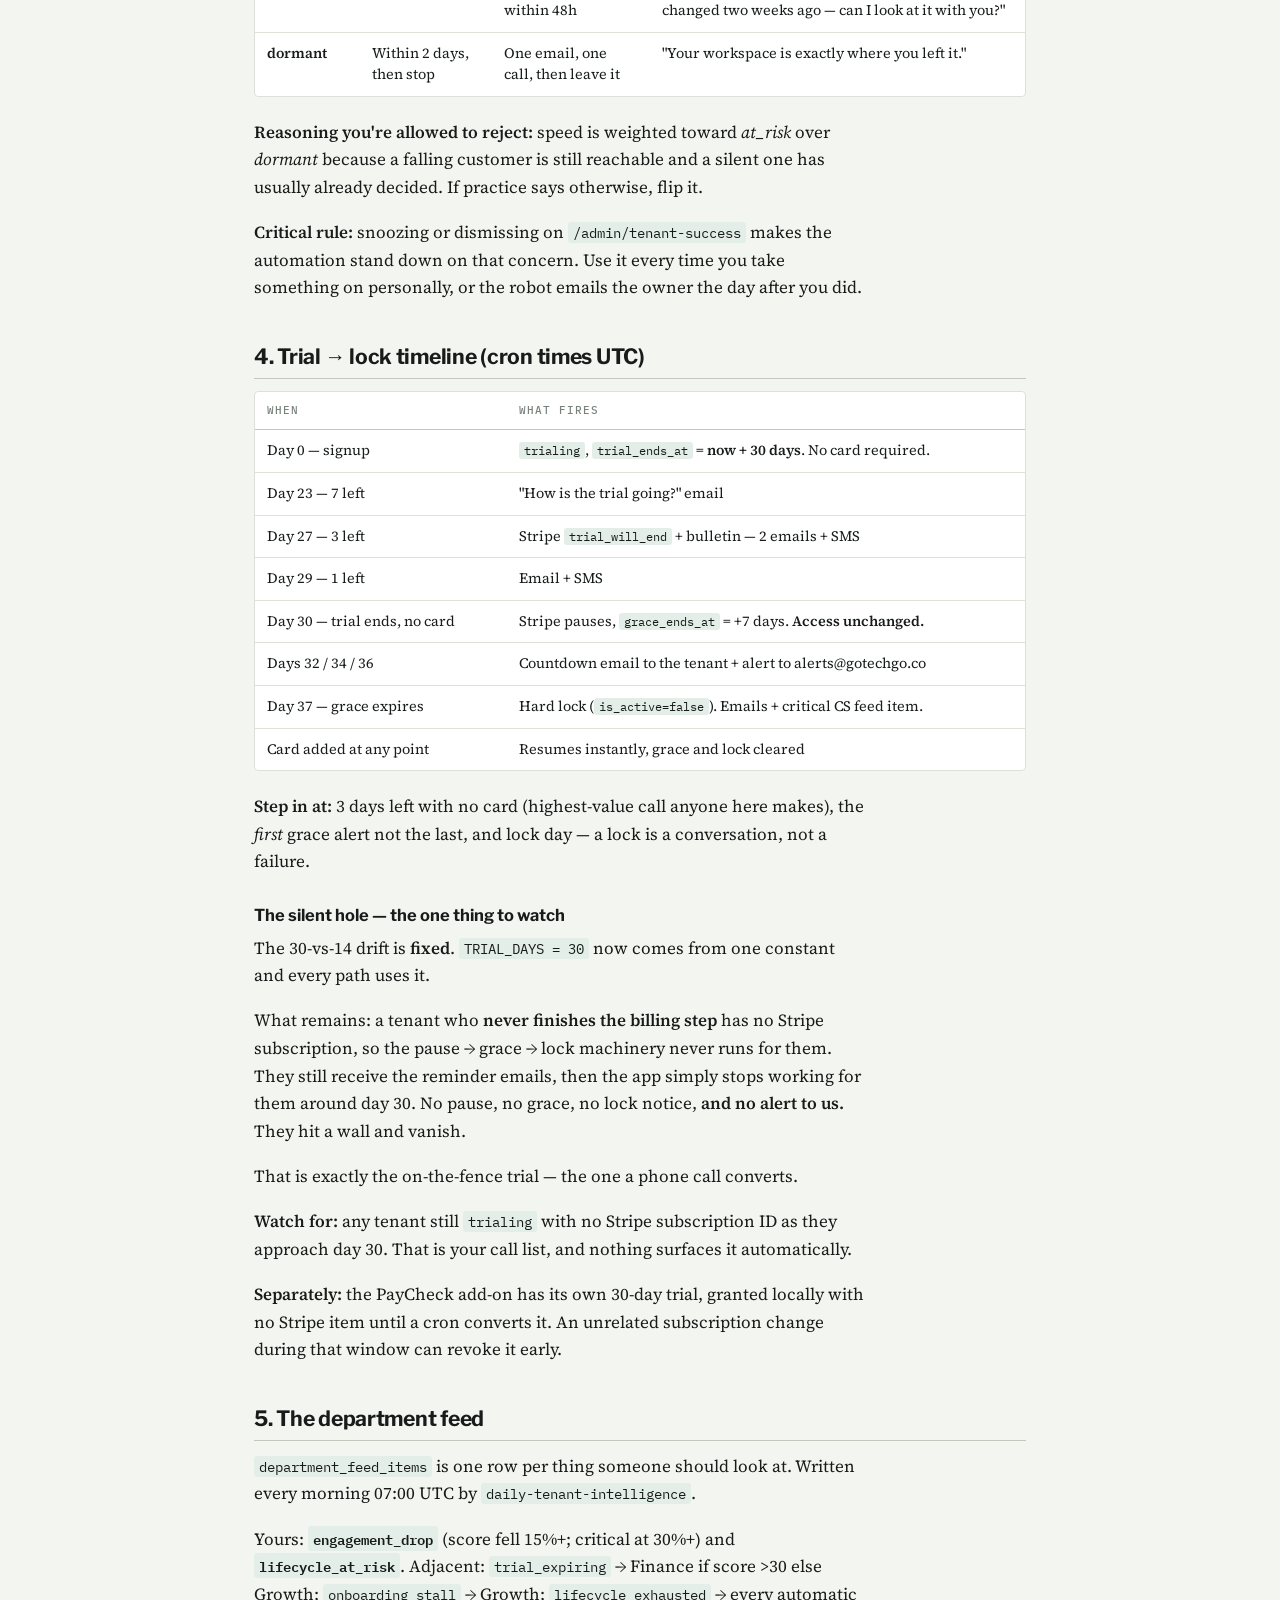
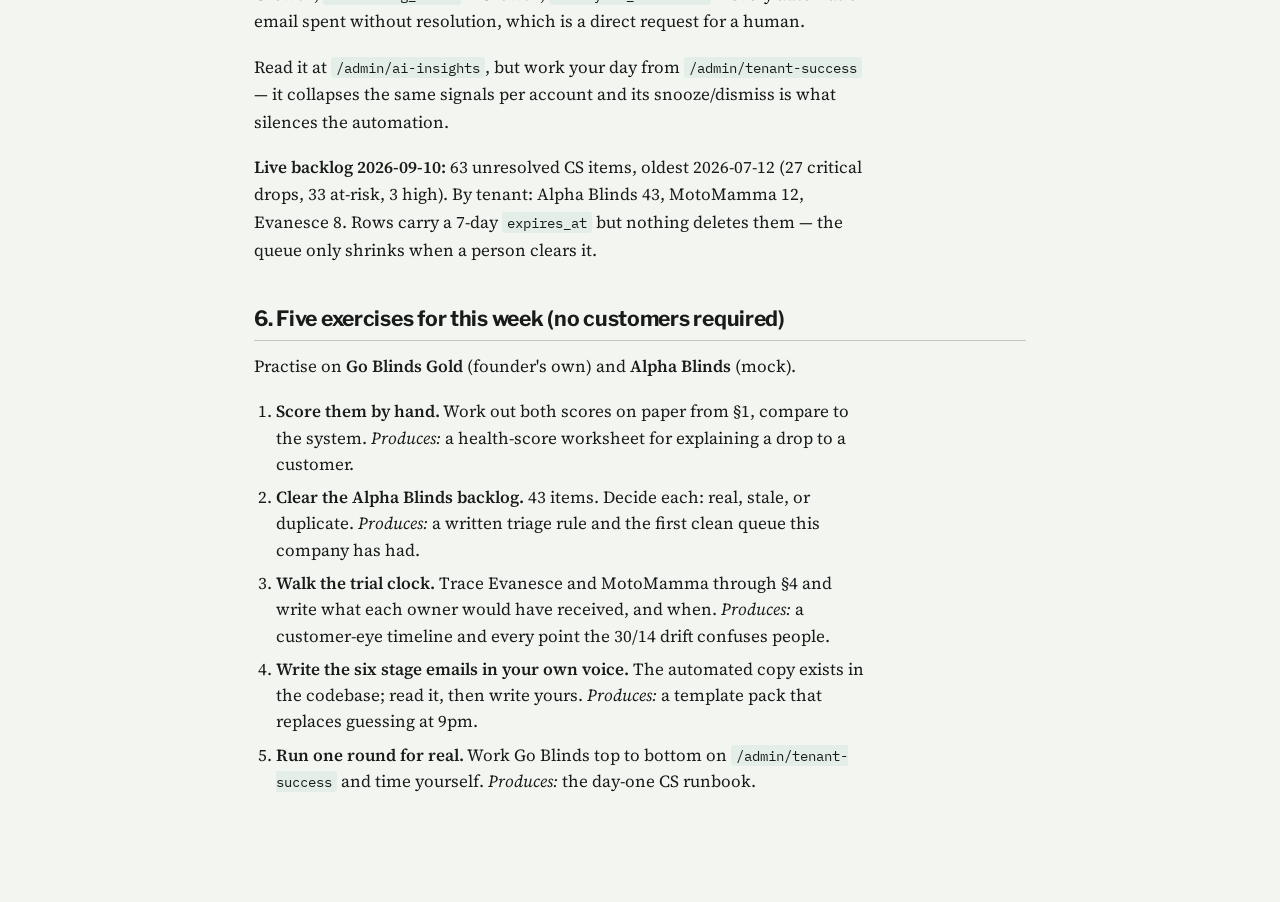
<file: guides/customer-success.html>
<!doctype html>
<html lang="en"><head>
<meta charset="utf-8">
<meta name="viewport" content="width=device-width, initial-scale=1, viewport-fit=cover">
<meta name="color-scheme" content="light dark">
<title>Customer Success Manual — Founders' Charter</title>
<link rel="preconnect" href="https://fonts.googleapis.com">
<link rel="preconnect" href="https://fonts.gstatic.com" crossorigin>
<link rel="stylesheet" href="https://fonts.googleapis.com/css2?family=Libre+Franklin:wght@600;700;800&family=Source+Serif+4:ital,opsz,wght@0,8..60,400;0,8..60,600;1,8..60,400&family=IBM+Plex+Mono:wght@400;500&display=swap">
<style>:root{
  --paper:#F3F5F0; --surface:#FFFFFF; --ink:#171C1A; --ink-soft:#4E5852; --ink-faint:#79837C;
  --rule:#DCE2D8; --rule-strong:#C0C9BB; --accent:#1D5D4A; --accent-tint:#E4EEE8;
  --display:"Libre Franklin","Helvetica Neue",Helvetica,Arial,sans-serif;
  --body:"Source Serif 4",Georgia,"Times New Roman",serif;
  --mono:"IBM Plex Mono",ui-monospace,SFMono-Regular,Menlo,monospace;
  --gut:24px; --top-h:52px;
}
@media (prefers-color-scheme:dark){:root:not([data-theme="light"]){
  --paper:#121613; --surface:#191E1A; --ink:#E9EEE8; --ink-soft:#A6B0A8; --ink-faint:#7C8680;
  --rule:#28302A; --rule-strong:#3B453D; --accent:#63C1A1; --accent-tint:#16332B;
}}
:root[data-theme="dark"]{
  --paper:#121613; --surface:#191E1A; --ink:#E9EEE8; --ink-soft:#A6B0A8; --ink-faint:#7C8680;
  --rule:#28302A; --rule-strong:#3B453D; --accent:#63C1A1; --accent-tint:#16332B;
}
@media (max-width:720px){:root{--gut:16px}}
*{box-sizing:border-box}
html{-webkit-text-size-adjust:100%}
body{margin:0;background:var(--paper);color:var(--ink);font-family:var(--body);
     font-size:17px;line-height:1.62;-webkit-font-smoothing:antialiased;overflow-x:hidden}
@media (max-width:720px){body{font-size:16px}}
.topbar{position:sticky;top:0;z-index:30;background:var(--paper);border-bottom:1px solid var(--rule);padding:0 var(--gut)}
.topbar-inner{max-width:820px;margin:0 auto;height:var(--top-h);display:flex;align-items:center;gap:16px}
.back{font-family:var(--mono);font-size:11px;font-weight:500;letter-spacing:.08em;text-transform:uppercase;
      color:var(--accent);text-decoration:none;white-space:nowrap}
.back:hover{text-decoration:underline}
.wordmark{font-family:var(--display);font-weight:800;font-size:.82rem;margin-left:auto;color:var(--ink-faint);
          overflow:hidden;text-overflow:ellipsis;white-space:nowrap}
.wrap{max-width:820px;margin:0 auto;padding:36px var(--gut) 90px}
h1{font-family:var(--display);font-weight:800;font-size:clamp(1.9rem,5vw,2.6rem);line-height:1.06;
   letter-spacing:-.022em;text-wrap:balance;margin:0 0 18px}
h2{font-family:var(--display);font-weight:700;font-size:1.32rem;letter-spacing:-.013em;line-height:1.22;
   text-wrap:balance;margin:42px 0 12px;padding-bottom:8px;border-bottom:1px solid var(--rule-strong)}
h3{font-family:var(--display);font-weight:700;font-size:1.03rem;margin:26px 0 6px}
h4{font-family:var(--display);font-weight:700;font-size:.94rem;margin:20px 0 5px}
p{margin:0 0 1.05em;max-width:68ch}
.lede{font-size:1.1rem;color:var(--ink-soft);max-width:62ch}
strong{font-weight:600}
a{color:var(--accent)}
hr{border:0;border-top:1px solid var(--rule);margin:32px 0}
ul,ol{max-width:68ch;padding-left:22px;margin:0 0 1.05em}
li{margin-bottom:.4em;line-height:1.55}
code{font-family:var(--mono);font-size:.84em;background:var(--accent-tint);color:var(--ink);
     padding:1px 5px;border-radius:3px}
blockquote{margin:0 0 1.05em;padding:14px 18px;background:var(--surface);border:1px solid var(--rule);
           border-left:3px solid var(--accent);border-radius:3px;max-width:68ch}
blockquote p{margin-bottom:.7em}
blockquote p:last-child{margin-bottom:0}
blockquote ul,blockquote ol{margin-bottom:.7em}
.tw{overflow-x:auto;margin:0 0 1.3em;border:1px solid var(--rule);border-radius:4px;background:var(--surface)}
table{width:100%;border-collapse:collapse;font-size:.9rem;min-width:460px}
th{font-family:var(--mono);font-size:.68rem;letter-spacing:.09em;text-transform:uppercase;color:var(--ink-faint);
   text-align:left;padding:10px 12px;border-bottom:1px solid var(--rule-strong);font-weight:500;white-space:nowrap}
td{padding:10px 12px;border-bottom:1px solid var(--rule);vertical-align:top;line-height:1.5}
tbody tr:last-child td{border-bottom:none}
.cards{display:grid;grid-template-columns:1fr;gap:12px;margin-top:26px}
@media (min-width:640px){.cards{grid-template-columns:1fr 1fr}}
.card{display:block;background:var(--surface);border:1px solid var(--rule);border-left:3px solid var(--accent);
      border-radius:4px;padding:16px 18px;text-decoration:none;color:inherit}
.card:hover{border-color:var(--accent)}
.card h3{margin:0 0 5px;font-size:1.04rem;color:var(--ink)}
.card p{margin:0 0 8px;font-size:.87rem;color:var(--ink-soft);font-style:italic;max-width:none}
.wc{font-family:var(--mono);font-size:.68rem;letter-spacing:.07em;text-transform:uppercase;color:var(--ink-faint)}
:focus-visible{outline:2px solid var(--accent);outline-offset:2px}
</style>
</head><body>
<div class="topbar"><div class="topbar-inner">
  <a class="back" href="../">← Charter</a>
  <span class="wordmark">Founders' Charter</span>
</div></div>
<main class="wrap">
<h1>Customer Success Manual — GoTechGo</h1>
<p><em>Read from the running code and the production database, 2026-09-10. Ashley's lane.</em></p>
<h2>1. The health score, in plain English</h2>
<p>Every active tenant gets a 0–100 engagement score once a day (<code>lib/tenant-lifecycle-engine.ts</code>). Six inputs, each capped:</p>
<div class="tw"><table><thead><tr><th>Input</th><th>Window</th><th>Full marks at</th><th>Points</th></tr></thead><tbody><tr><td>Work orders created</td><td>30 days</td><td>20 orders</td><td>30</td></tr><tr><td>Outbound customer messages actually sent (dry runs don't count)</td><td>30 days</td><td>30 messages</td><td>15</td></tr><tr><td>Features switched on</td><td>—</td><td>7 features</td><td>15</td></tr><tr><td>Page views</td><td><strong>7 days</strong></td><td>50 views</td><td>20</td></tr><tr><td>Distinct days with any activity</td><td>30 days</td><td>15 days</td><td>10</td></tr><tr><td>Onboarding marked finished</td><td>one-time</td><td>—</td><td>10 flat</td></tr></tbody></table></div>
<p>Two things to hold onto. <strong>Page views are the only 7-day input</strong>, so 20 of the 100 points swing on whether someone logged in this week — a good customer on holiday looks like a falling customer. And the engine also recomputes the score <strong>as it stood 14 days ago</strong>. That pair, not the raw number, drives the stages.</p>
<h2>2. The six stages</h2>
<p>Checked in order, first match wins:</p>
<ol><li><strong>dormant</strong> — zero page views in 7 days AND zero orders in 30 AND zero active days in 30. Total silence.</li><li><strong>at_risk (falling)</strong> — score dropped <strong>30% or more</strong> vs 14 days ago.</li><li><strong>onboarding</strong> — never finished setup.</li><li><strong>power_user</strong> — score <strong>above 60</strong> and not declining.</li><li><strong>active</strong> — score <strong>30 or above</strong>.</li><li><strong>developing</strong> — setup done, under 30, account <strong>younger than 60 days</strong>.</li><li><strong>at_risk (catch-all)</strong> — setup done, under 30, account older than 60 days.</li></ol>
<p>Order matters: total silence reads as <em>dormant</em>, never <em>at_risk</em>. A tenant still in setup reads as <em>onboarding</em> whatever the number.</p>
<h2>3. Stage → action (starting point — edit this)</h2>
<div class="tw"><table><thead><tr><th>Stage</th><th>How fast</th><th>Channel</th><th>What to say</th></tr></thead><tbody><tr><td><strong>onboarding</strong></td><td>Within 24h of a stall</td><td>Email, phone on 2nd try</td><td>"I saw you stopped at [step]. Want me to finish it with you on a 15-minute call?"</td></tr><tr><td><strong>developing</strong></td><td>Weekly, light</td><td>Email</td><td>One concrete next step, not a check-in.</td></tr><tr><td><strong>active</strong></td><td>Monthly</td><td>Email</td><td>Ask what they'd change. Nothing to fix.</td></tr><tr><td><strong>power_user</strong></td><td>Within a week</td><td>Personal email from the founder</td><td>Ask for a testimonial or referral. The only stage where CS makes money instead of saving it.</td></tr><tr><td><strong>at_risk</strong></td><td><strong>Same day</strong></td><td>Email, phone within 48h</td><td>Name the specific thing that stopped. "Something changed two weeks ago — can I look at it with you?"</td></tr><tr><td><strong>dormant</strong></td><td>Within 2 days, then stop</td><td>One email, one call, then leave it</td><td>"Your workspace is exactly where you left it."</td></tr></tbody></table></div>
<p><strong>Reasoning you're allowed to reject:</strong> speed is weighted toward <em>at_risk</em> over <em>dormant</em> because a falling customer is still reachable and a silent one has usually already decided. If practice says otherwise, flip it.</p>
<p><strong>Critical rule:</strong> snoozing or dismissing on <code>/admin/tenant-success</code> makes the automation stand down on that concern. Use it every time you take something on personally, or the robot emails the owner the day after you did.</p>
<h2>4. Trial → lock timeline (cron times UTC)</h2>
<div class="tw"><table><thead><tr><th>When</th><th>What fires</th></tr></thead><tbody><tr><td>Day 0 — signup</td><td><code>trialing</code>, <code>trial_ends_at</code> = <strong>now + 30 days</strong>. No card required.</td></tr><tr><td>Day 23 — 7 left</td><td>"How is the trial going?" email</td></tr><tr><td>Day 27 — 3 left</td><td>Stripe <code>trial_will_end</code> + bulletin — 2 emails + SMS</td></tr><tr><td>Day 29 — 1 left</td><td>Email + SMS</td></tr><tr><td>Day 30 — trial ends, no card</td><td>Stripe pauses, <code>grace_ends_at</code> = +7 days. <strong>Access unchanged.</strong></td></tr><tr><td>Days 32 / 34 / 36</td><td>Countdown email to the tenant + alert to alerts@gotechgo.co</td></tr><tr><td>Day 37 — grace expires</td><td>Hard lock (<code>is_active=false</code>). Emails + critical CS feed item.</td></tr><tr><td>Card added at any point</td><td>Resumes instantly, grace and lock cleared</td></tr></tbody></table></div>
<p><strong>Step in at:</strong> 3 days left with no card (highest-value call anyone here makes), the <em>first</em> grace alert not the last, and lock day — a lock is a conversation, not a failure.</p>
<h3>The silent hole — the one thing to watch</h3>
<p>The 30-vs-14 drift is <strong>fixed</strong>. <code>TRIAL_DAYS = 30</code> now comes from one constant and every path uses it.</p>
<p>What remains: a tenant who <strong>never finishes the billing step</strong> has no Stripe subscription, so the pause → grace → lock machinery never runs for them. They still receive the reminder emails, then the app simply stops working for them around day 30. No pause, no grace, no lock notice, <strong>and no alert to us.</strong> They hit a wall and vanish.</p>
<p>That is exactly the on-the-fence trial — the one a phone call converts.</p>
<p><strong>Watch for:</strong> any tenant still <code>trialing</code> with no Stripe subscription ID as they approach day 30. That is your call list, and nothing surfaces it automatically.</p>
<p><strong>Separately:</strong> the PayCheck add-on has its own 30-day trial, granted locally with no Stripe item until a cron converts it. An unrelated subscription change during that window can revoke it early.</p>
<h2>5. The department feed</h2>
<p><code>department_feed_items</code> is one row per thing someone should look at. Written every morning 07:00 UTC by <code>daily-tenant-intelligence</code>.</p>
<p>Yours: <strong><code>engagement_drop</code></strong> (score fell 15%+; critical at 30%+) and <strong><code>lifecycle_at_risk</code></strong>. Adjacent: <code>trial_expiring</code> → Finance if score &gt;30 else Growth; <code>onboarding_stall</code> → Growth; <code>lifecycle_exhausted</code> → every automatic email spent without resolution, which is a direct request for a human.</p>
<p>Read it at <code>/admin/ai-insights</code>, but work your day from <code>/admin/tenant-success</code> — it collapses the same signals per account and its snooze/dismiss is what silences the automation.</p>
<p><strong>Live backlog 2026-09-10:</strong> 63 unresolved CS items, oldest 2026-07-12 (27 critical drops, 33 at-risk, 3 high). By tenant: Alpha Blinds 43, MotoMamma 12, Evanesce 8. Rows carry a 7-day <code>expires_at</code> but nothing deletes them — the queue only shrinks when a person clears it.</p>
<h2>6. Five exercises for this week (no customers required)</h2>
<p>Practise on <strong>Go Blinds Gold</strong> (founder's own) and <strong>Alpha Blinds</strong> (mock).</p>
<ol><li><strong>Score them by hand.</strong> Work out both scores on paper from §1, compare to the system. <em>Produces:</em> a health-score worksheet for explaining a drop to a customer.</li><li><strong>Clear the Alpha Blinds backlog.</strong> 43 items. Decide each: real, stale, or duplicate. <em>Produces:</em> a written triage rule and the first clean queue this company has had.</li><li><strong>Walk the trial clock.</strong> Trace Evanesce and MotoMamma through §4 and write what each owner would have received, and when. <em>Produces:</em> a customer-eye timeline and every point the 30/14 drift confuses people.</li><li><strong>Write the six stage emails in your own voice.</strong> The automated copy exists in the codebase; read it, then write yours. <em>Produces:</em> a template pack that replaces guessing at 9pm.</li><li><strong>Run one round for real.</strong> Work Go Blinds top to bottom on <code>/admin/tenant-success</code> and time yourself. <em>Produces:</em> the day-one CS runbook.</li></ol>
</main>
</body></html>
</file>
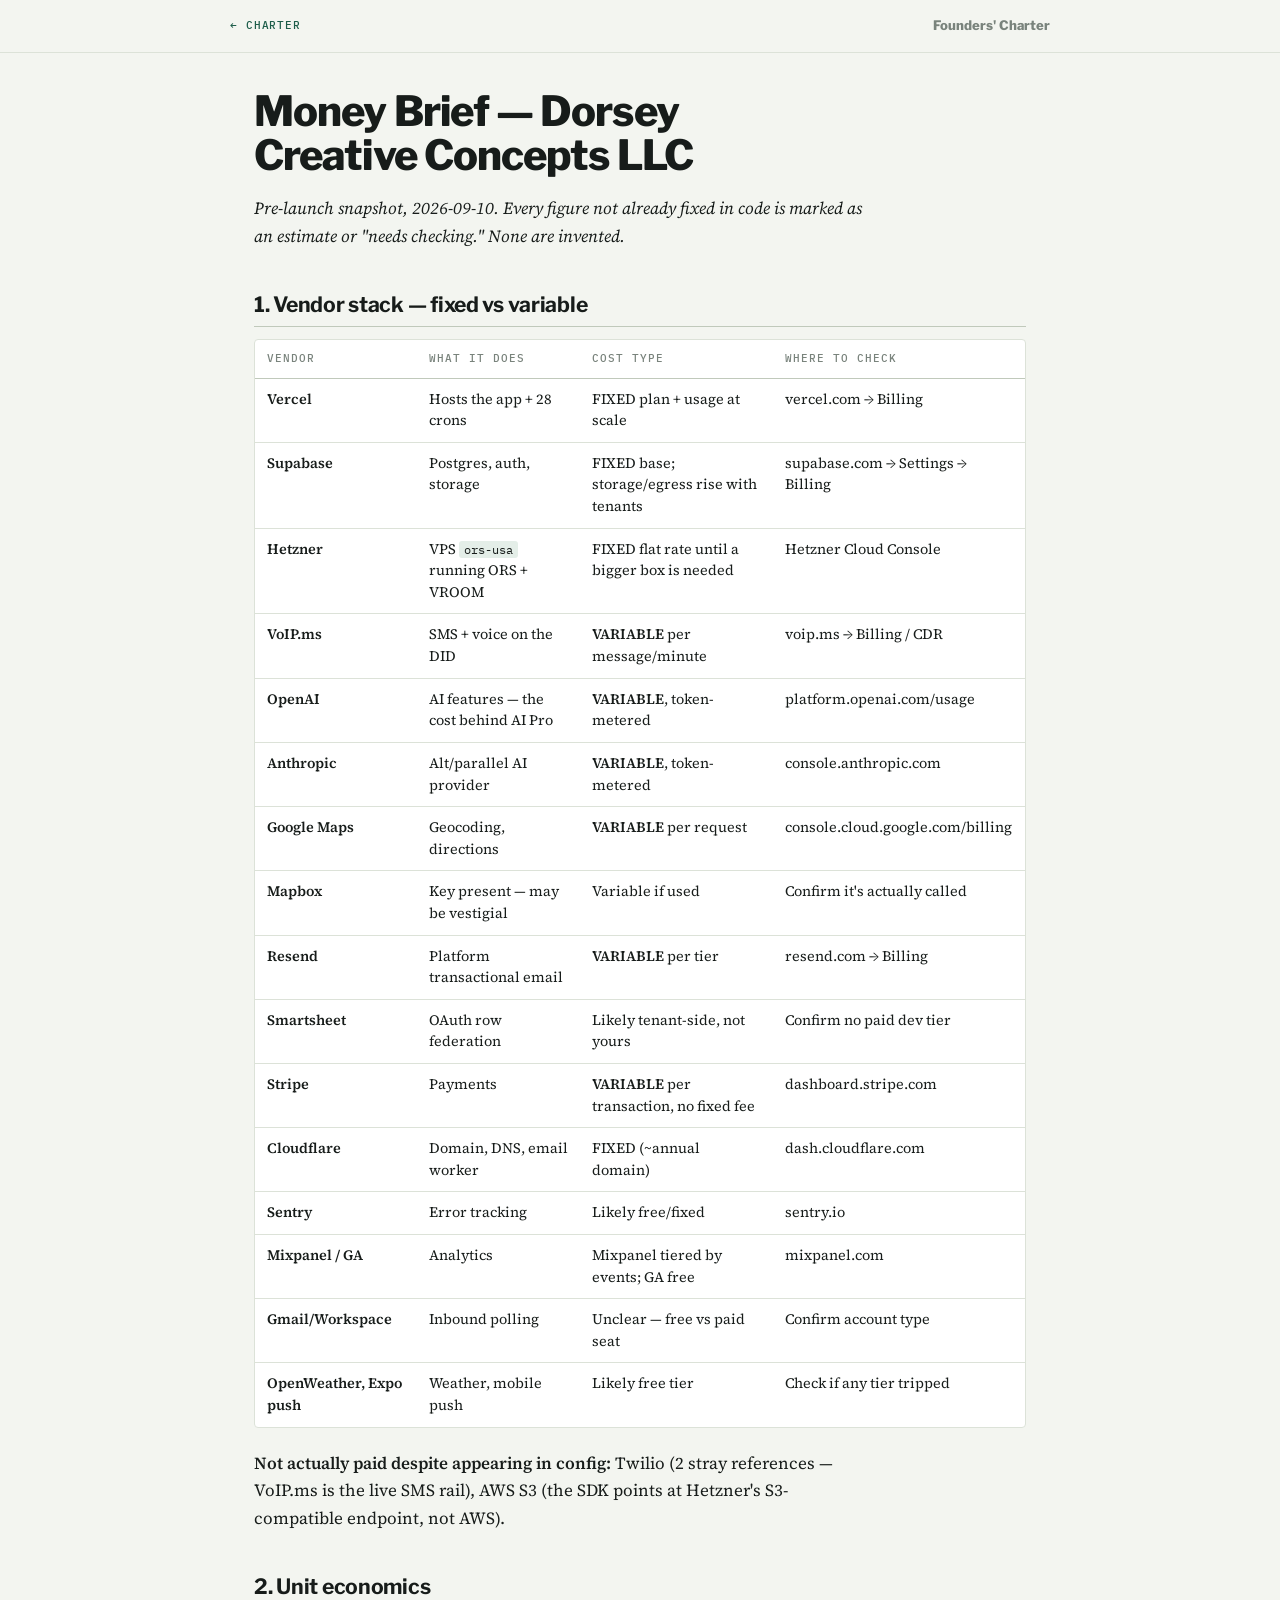
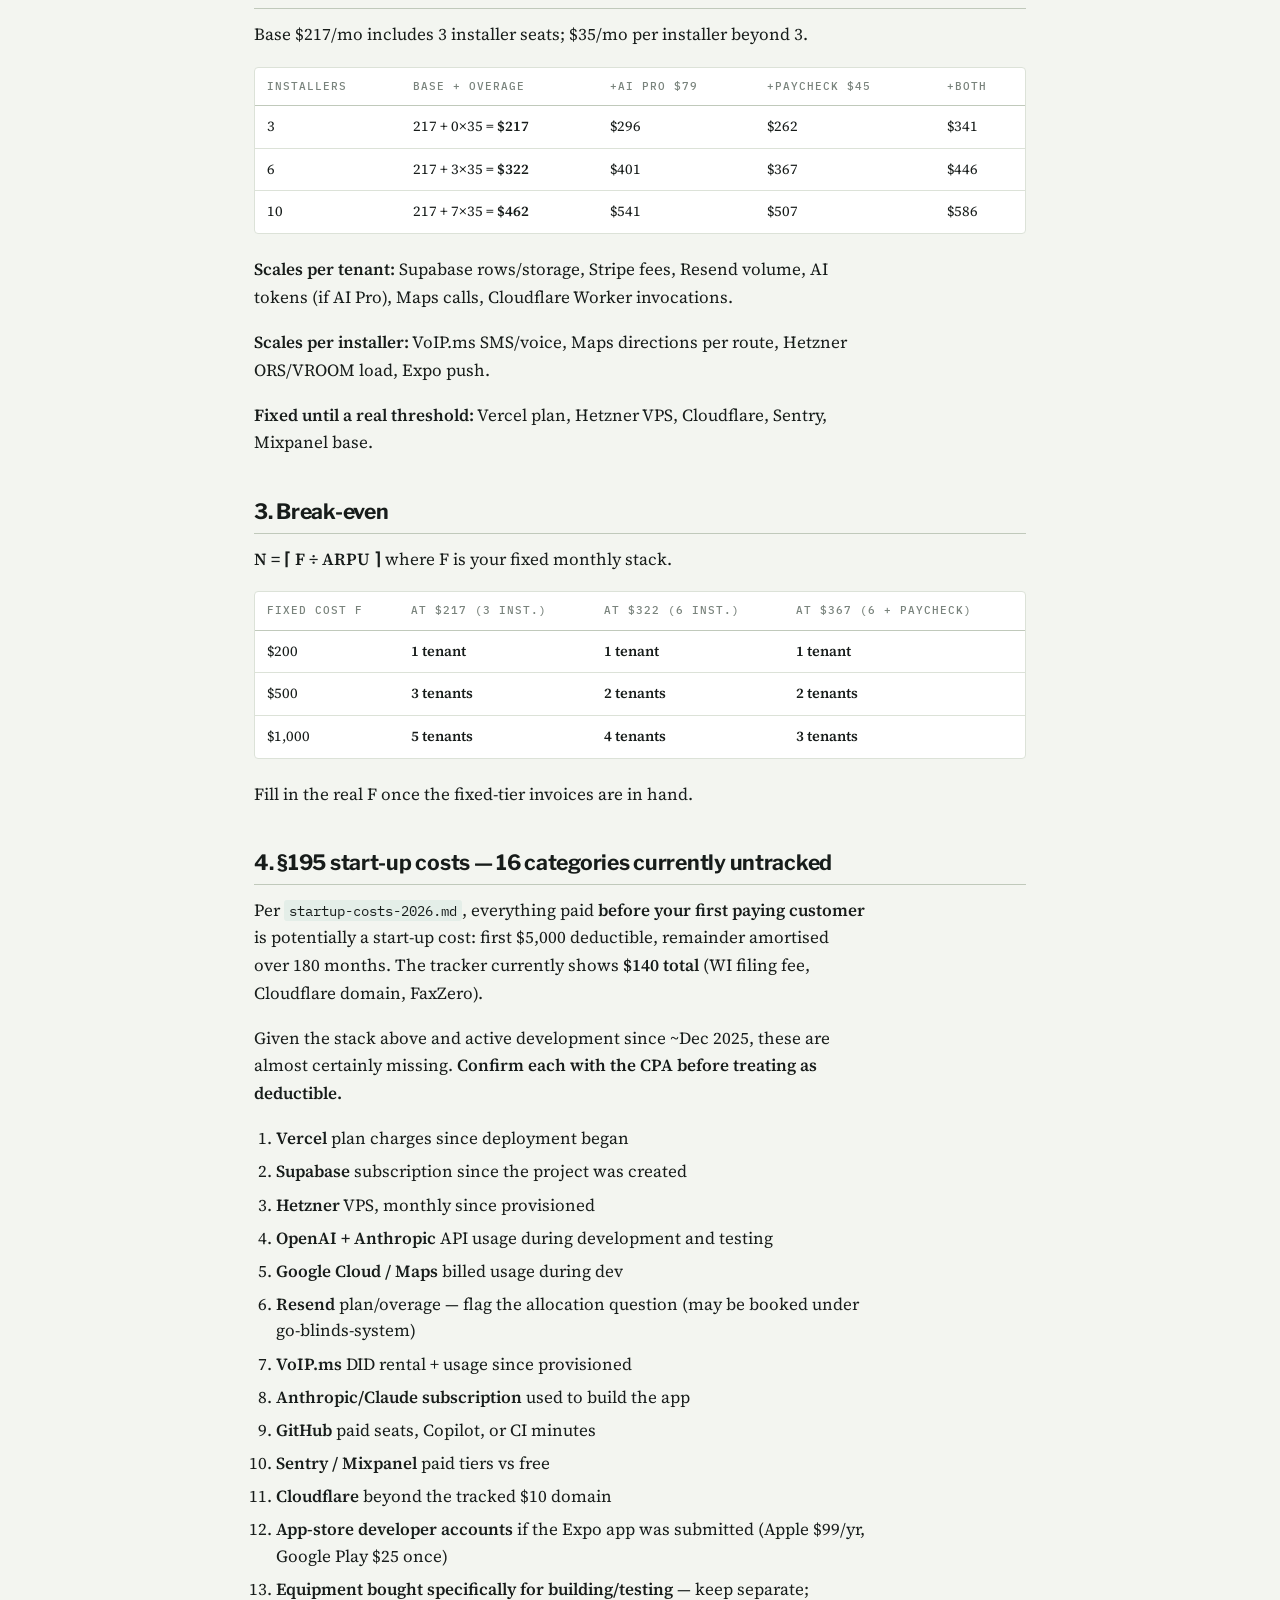
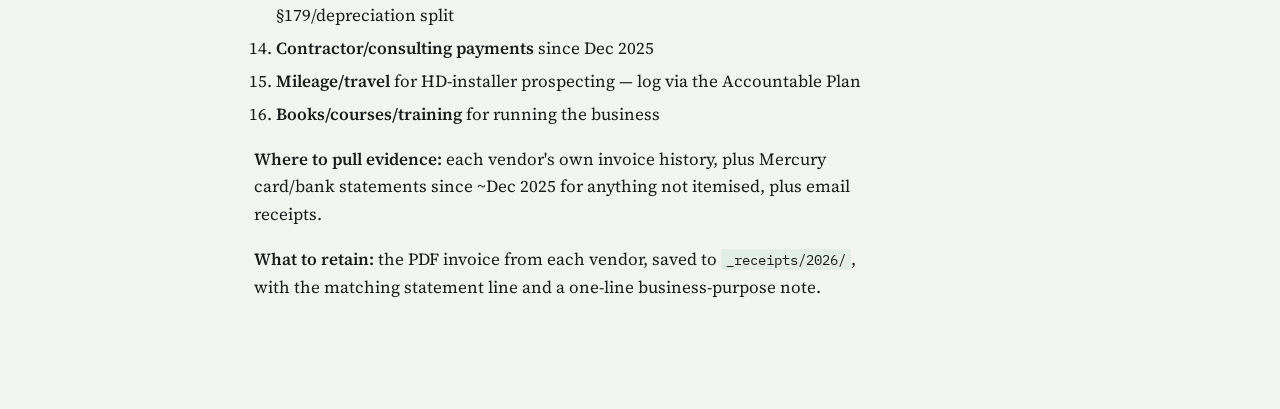
<file: guides/money-brief.html>
<!doctype html>
<html lang="en"><head>
<meta charset="utf-8">
<meta name="viewport" content="width=device-width, initial-scale=1, viewport-fit=cover">
<meta name="color-scheme" content="light dark">
<title>Money Brief — Founders' Charter</title>
<link rel="preconnect" href="https://fonts.googleapis.com">
<link rel="preconnect" href="https://fonts.gstatic.com" crossorigin>
<link rel="stylesheet" href="https://fonts.googleapis.com/css2?family=Libre+Franklin:wght@600;700;800&family=Source+Serif+4:ital,opsz,wght@0,8..60,400;0,8..60,600;1,8..60,400&family=IBM+Plex+Mono:wght@400;500&display=swap">
<style>:root{
  --paper:#F3F5F0; --surface:#FFFFFF; --ink:#171C1A; --ink-soft:#4E5852; --ink-faint:#79837C;
  --rule:#DCE2D8; --rule-strong:#C0C9BB; --accent:#1D5D4A; --accent-tint:#E4EEE8;
  --display:"Libre Franklin","Helvetica Neue",Helvetica,Arial,sans-serif;
  --body:"Source Serif 4",Georgia,"Times New Roman",serif;
  --mono:"IBM Plex Mono",ui-monospace,SFMono-Regular,Menlo,monospace;
  --gut:24px; --top-h:52px;
}
@media (prefers-color-scheme:dark){:root:not([data-theme="light"]){
  --paper:#121613; --surface:#191E1A; --ink:#E9EEE8; --ink-soft:#A6B0A8; --ink-faint:#7C8680;
  --rule:#28302A; --rule-strong:#3B453D; --accent:#63C1A1; --accent-tint:#16332B;
}}
:root[data-theme="dark"]{
  --paper:#121613; --surface:#191E1A; --ink:#E9EEE8; --ink-soft:#A6B0A8; --ink-faint:#7C8680;
  --rule:#28302A; --rule-strong:#3B453D; --accent:#63C1A1; --accent-tint:#16332B;
}
@media (max-width:720px){:root{--gut:16px}}
*{box-sizing:border-box}
html{-webkit-text-size-adjust:100%}
body{margin:0;background:var(--paper);color:var(--ink);font-family:var(--body);
     font-size:17px;line-height:1.62;-webkit-font-smoothing:antialiased;overflow-x:hidden}
@media (max-width:720px){body{font-size:16px}}
.topbar{position:sticky;top:0;z-index:30;background:var(--paper);border-bottom:1px solid var(--rule);padding:0 var(--gut)}
.topbar-inner{max-width:820px;margin:0 auto;height:var(--top-h);display:flex;align-items:center;gap:16px}
.back{font-family:var(--mono);font-size:11px;font-weight:500;letter-spacing:.08em;text-transform:uppercase;
      color:var(--accent);text-decoration:none;white-space:nowrap}
.back:hover{text-decoration:underline}
.wordmark{font-family:var(--display);font-weight:800;font-size:.82rem;margin-left:auto;color:var(--ink-faint);
          overflow:hidden;text-overflow:ellipsis;white-space:nowrap}
.wrap{max-width:820px;margin:0 auto;padding:36px var(--gut) 90px}
h1{font-family:var(--display);font-weight:800;font-size:clamp(1.9rem,5vw,2.6rem);line-height:1.06;
   letter-spacing:-.022em;text-wrap:balance;margin:0 0 18px}
h2{font-family:var(--display);font-weight:700;font-size:1.32rem;letter-spacing:-.013em;line-height:1.22;
   text-wrap:balance;margin:42px 0 12px;padding-bottom:8px;border-bottom:1px solid var(--rule-strong)}
h3{font-family:var(--display);font-weight:700;font-size:1.03rem;margin:26px 0 6px}
h4{font-family:var(--display);font-weight:700;font-size:.94rem;margin:20px 0 5px}
p{margin:0 0 1.05em;max-width:68ch}
.lede{font-size:1.1rem;color:var(--ink-soft);max-width:62ch}
strong{font-weight:600}
a{color:var(--accent)}
hr{border:0;border-top:1px solid var(--rule);margin:32px 0}
ul,ol{max-width:68ch;padding-left:22px;margin:0 0 1.05em}
li{margin-bottom:.4em;line-height:1.55}
code{font-family:var(--mono);font-size:.84em;background:var(--accent-tint);color:var(--ink);
     padding:1px 5px;border-radius:3px}
blockquote{margin:0 0 1.05em;padding:14px 18px;background:var(--surface);border:1px solid var(--rule);
           border-left:3px solid var(--accent);border-radius:3px;max-width:68ch}
blockquote p{margin-bottom:.7em}
blockquote p:last-child{margin-bottom:0}
blockquote ul,blockquote ol{margin-bottom:.7em}
.tw{overflow-x:auto;margin:0 0 1.3em;border:1px solid var(--rule);border-radius:4px;background:var(--surface)}
table{width:100%;border-collapse:collapse;font-size:.9rem;min-width:460px}
th{font-family:var(--mono);font-size:.68rem;letter-spacing:.09em;text-transform:uppercase;color:var(--ink-faint);
   text-align:left;padding:10px 12px;border-bottom:1px solid var(--rule-strong);font-weight:500;white-space:nowrap}
td{padding:10px 12px;border-bottom:1px solid var(--rule);vertical-align:top;line-height:1.5}
tbody tr:last-child td{border-bottom:none}
.cards{display:grid;grid-template-columns:1fr;gap:12px;margin-top:26px}
@media (min-width:640px){.cards{grid-template-columns:1fr 1fr}}
.card{display:block;background:var(--surface);border:1px solid var(--rule);border-left:3px solid var(--accent);
      border-radius:4px;padding:16px 18px;text-decoration:none;color:inherit}
.card:hover{border-color:var(--accent)}
.card h3{margin:0 0 5px;font-size:1.04rem;color:var(--ink)}
.card p{margin:0 0 8px;font-size:.87rem;color:var(--ink-soft);font-style:italic;max-width:none}
.wc{font-family:var(--mono);font-size:.68rem;letter-spacing:.07em;text-transform:uppercase;color:var(--ink-faint)}
:focus-visible{outline:2px solid var(--accent);outline-offset:2px}
</style>
</head><body>
<div class="topbar"><div class="topbar-inner">
  <a class="back" href="../">← Charter</a>
  <span class="wordmark">Founders' Charter</span>
</div></div>
<main class="wrap">
<h1>Money Brief — Dorsey Creative Concepts LLC</h1>
<p><em>Pre-launch snapshot, 2026-09-10. Every figure not already fixed in code is marked as an estimate or "needs checking." None are invented.</em></p>
<h2>1. Vendor stack — fixed vs variable</h2>
<div class="tw"><table><thead><tr><th>Vendor</th><th>What it does</th><th>Cost type</th><th>Where to check</th></tr></thead><tbody><tr><td><strong>Vercel</strong></td><td>Hosts the app + 28 crons</td><td>FIXED plan + usage at scale</td><td>vercel.com → Billing</td></tr><tr><td><strong>Supabase</strong></td><td>Postgres, auth, storage</td><td>FIXED base; storage/egress rise with tenants</td><td>supabase.com → Settings → Billing</td></tr><tr><td><strong>Hetzner</strong></td><td>VPS <code>ors-usa</code> running ORS + VROOM</td><td>FIXED flat rate until a bigger box is needed</td><td>Hetzner Cloud Console</td></tr><tr><td><strong>VoIP.ms</strong></td><td>SMS + voice on the DID</td><td><strong>VARIABLE</strong> per message/minute</td><td>voip.ms → Billing / CDR</td></tr><tr><td><strong>OpenAI</strong></td><td>AI features — the cost behind AI Pro</td><td><strong>VARIABLE</strong>, token-metered</td><td>platform.openai.com/usage</td></tr><tr><td><strong>Anthropic</strong></td><td>Alt/parallel AI provider</td><td><strong>VARIABLE</strong>, token-metered</td><td>console.anthropic.com</td></tr><tr><td><strong>Google Maps</strong></td><td>Geocoding, directions</td><td><strong>VARIABLE</strong> per request</td><td>console.cloud.google.com/billing</td></tr><tr><td><strong>Mapbox</strong></td><td>Key present — may be vestigial</td><td>Variable if used</td><td>Confirm it's actually called</td></tr><tr><td><strong>Resend</strong></td><td>Platform transactional email</td><td><strong>VARIABLE</strong> per tier</td><td>resend.com → Billing</td></tr><tr><td><strong>Smartsheet</strong></td><td>OAuth row federation</td><td>Likely tenant-side, not yours</td><td>Confirm no paid dev tier</td></tr><tr><td><strong>Stripe</strong></td><td>Payments</td><td><strong>VARIABLE</strong> per transaction, no fixed fee</td><td>dashboard.stripe.com</td></tr><tr><td><strong>Cloudflare</strong></td><td>Domain, DNS, email worker</td><td>FIXED (~annual domain)</td><td>dash.cloudflare.com</td></tr><tr><td><strong>Sentry</strong></td><td>Error tracking</td><td>Likely free/fixed</td><td>sentry.io</td></tr><tr><td><strong>Mixpanel / GA</strong></td><td>Analytics</td><td>Mixpanel tiered by events; GA free</td><td>mixpanel.com</td></tr><tr><td><strong>Gmail/Workspace</strong></td><td>Inbound polling</td><td>Unclear — free vs paid seat</td><td>Confirm account type</td></tr><tr><td><strong>OpenWeather, Expo push</strong></td><td>Weather, mobile push</td><td>Likely free tier</td><td>Check if any tier tripped</td></tr></tbody></table></div>
<p><strong>Not actually paid despite appearing in config:</strong> Twilio (2 stray references — VoIP.ms is the live SMS rail), AWS S3 (the SDK points at Hetzner's S3-compatible endpoint, not AWS).</p>
<h2>2. Unit economics</h2>
<p>Base $217/mo includes 3 installer seats; $35/mo per installer beyond 3.</p>
<div class="tw"><table><thead><tr><th>Installers</th><th>Base + overage</th><th>+AI Pro $79</th><th>+PayCheck $45</th><th>+Both</th></tr></thead><tbody><tr><td>3</td><td>217 + 0×35 = <strong>$217</strong></td><td>$296</td><td>$262</td><td>$341</td></tr><tr><td>6</td><td>217 + 3×35 = <strong>$322</strong></td><td>$401</td><td>$367</td><td>$446</td></tr><tr><td>10</td><td>217 + 7×35 = <strong>$462</strong></td><td>$541</td><td>$507</td><td>$586</td></tr></tbody></table></div>
<p><strong>Scales per tenant:</strong> Supabase rows/storage, Stripe fees, Resend volume, AI tokens (if AI Pro), Maps calls, Cloudflare Worker invocations.</p>
<p><strong>Scales per installer:</strong> VoIP.ms SMS/voice, Maps directions per route, Hetzner ORS/VROOM load, Expo push.</p>
<p><strong>Fixed until a real threshold:</strong> Vercel plan, Hetzner VPS, Cloudflare, Sentry, Mixpanel base.</p>
<h2>3. Break-even</h2>
<p><strong>N = ⌈ F ÷ ARPU ⌉</strong> where F is your fixed monthly stack.</p>
<div class="tw"><table><thead><tr><th>Fixed cost F</th><th>at $217 (3 inst.)</th><th>at $322 (6 inst.)</th><th>at $367 (6 + PayCheck)</th></tr></thead><tbody><tr><td>$200</td><td><strong>1 tenant</strong></td><td><strong>1 tenant</strong></td><td><strong>1 tenant</strong></td></tr><tr><td>$500</td><td><strong>3 tenants</strong></td><td><strong>2 tenants</strong></td><td><strong>2 tenants</strong></td></tr><tr><td>$1,000</td><td><strong>5 tenants</strong></td><td><strong>4 tenants</strong></td><td><strong>3 tenants</strong></td></tr></tbody></table></div>
<p>Fill in the real F once the fixed-tier invoices are in hand.</p>
<h2>4. §195 start-up costs — 16 categories currently untracked</h2>
<p>Per <code>startup-costs-2026.md</code>, everything paid <strong>before your first paying customer</strong> is potentially a start-up cost: first $5,000 deductible, remainder amortised over 180 months. The tracker currently shows <strong>$140 total</strong> (WI filing fee, Cloudflare domain, FaxZero).</p>
<p>Given the stack above and active development since ~Dec 2025, these are almost certainly missing. <strong>Confirm each with the CPA before treating as deductible.</strong></p>
<ol><li><strong>Vercel</strong> plan charges since deployment began</li><li><strong>Supabase</strong> subscription since the project was created</li><li><strong>Hetzner</strong> VPS, monthly since provisioned</li><li><strong>OpenAI + Anthropic</strong> API usage during development and testing</li><li><strong>Google Cloud / Maps</strong> billed usage during dev</li><li><strong>Resend</strong> plan/overage — flag the allocation question (may be booked under go-blinds-system)</li><li><strong>VoIP.ms</strong> DID rental + usage since provisioned</li><li><strong>Anthropic/Claude subscription</strong> used to build the app</li><li><strong>GitHub</strong> paid seats, Copilot, or CI minutes</li><li><strong>Sentry / Mixpanel</strong> paid tiers vs free</li><li><strong>Cloudflare</strong> beyond the tracked $10 domain</li><li><strong>App-store developer accounts</strong> if the Expo app was submitted (Apple $99/yr, Google Play $25 once)</li><li><strong>Equipment bought specifically for building/testing</strong> — keep separate; §179/depreciation split</li><li><strong>Contractor/consulting payments</strong> since Dec 2025</li><li><strong>Mileage/travel</strong> for HD-installer prospecting — log via the Accountable Plan</li><li><strong>Books/courses/training</strong> for running the business</li></ol>
<p><strong>Where to pull evidence:</strong> each vendor's own invoice history, plus Mercury card/bank statements since ~Dec 2025 for anything not itemised, plus email receipts.</p>
<p><strong>What to retain:</strong> the PDF invoice from each vendor, saved to <code>_receipts/2026/</code>, with the matching statement line and a one-line business-purpose note.</p>
</main>
</body></html>
</file>
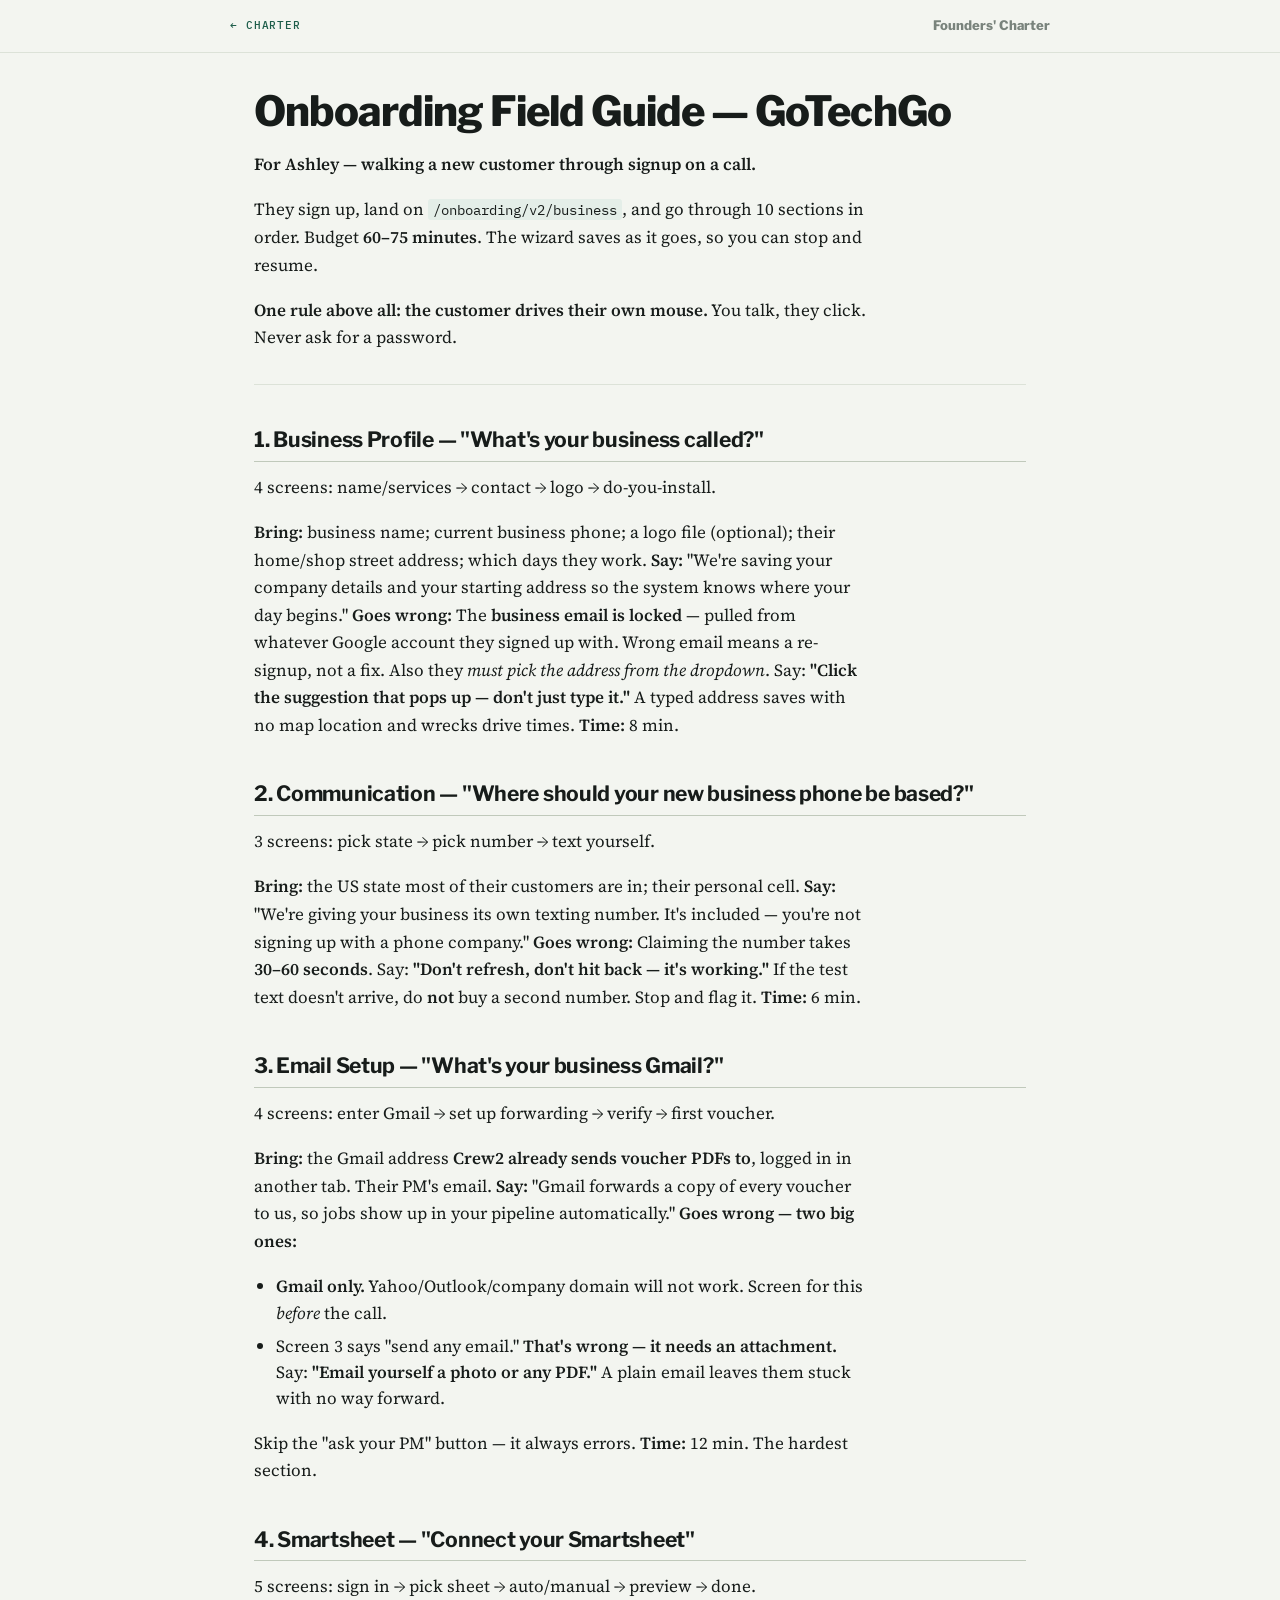
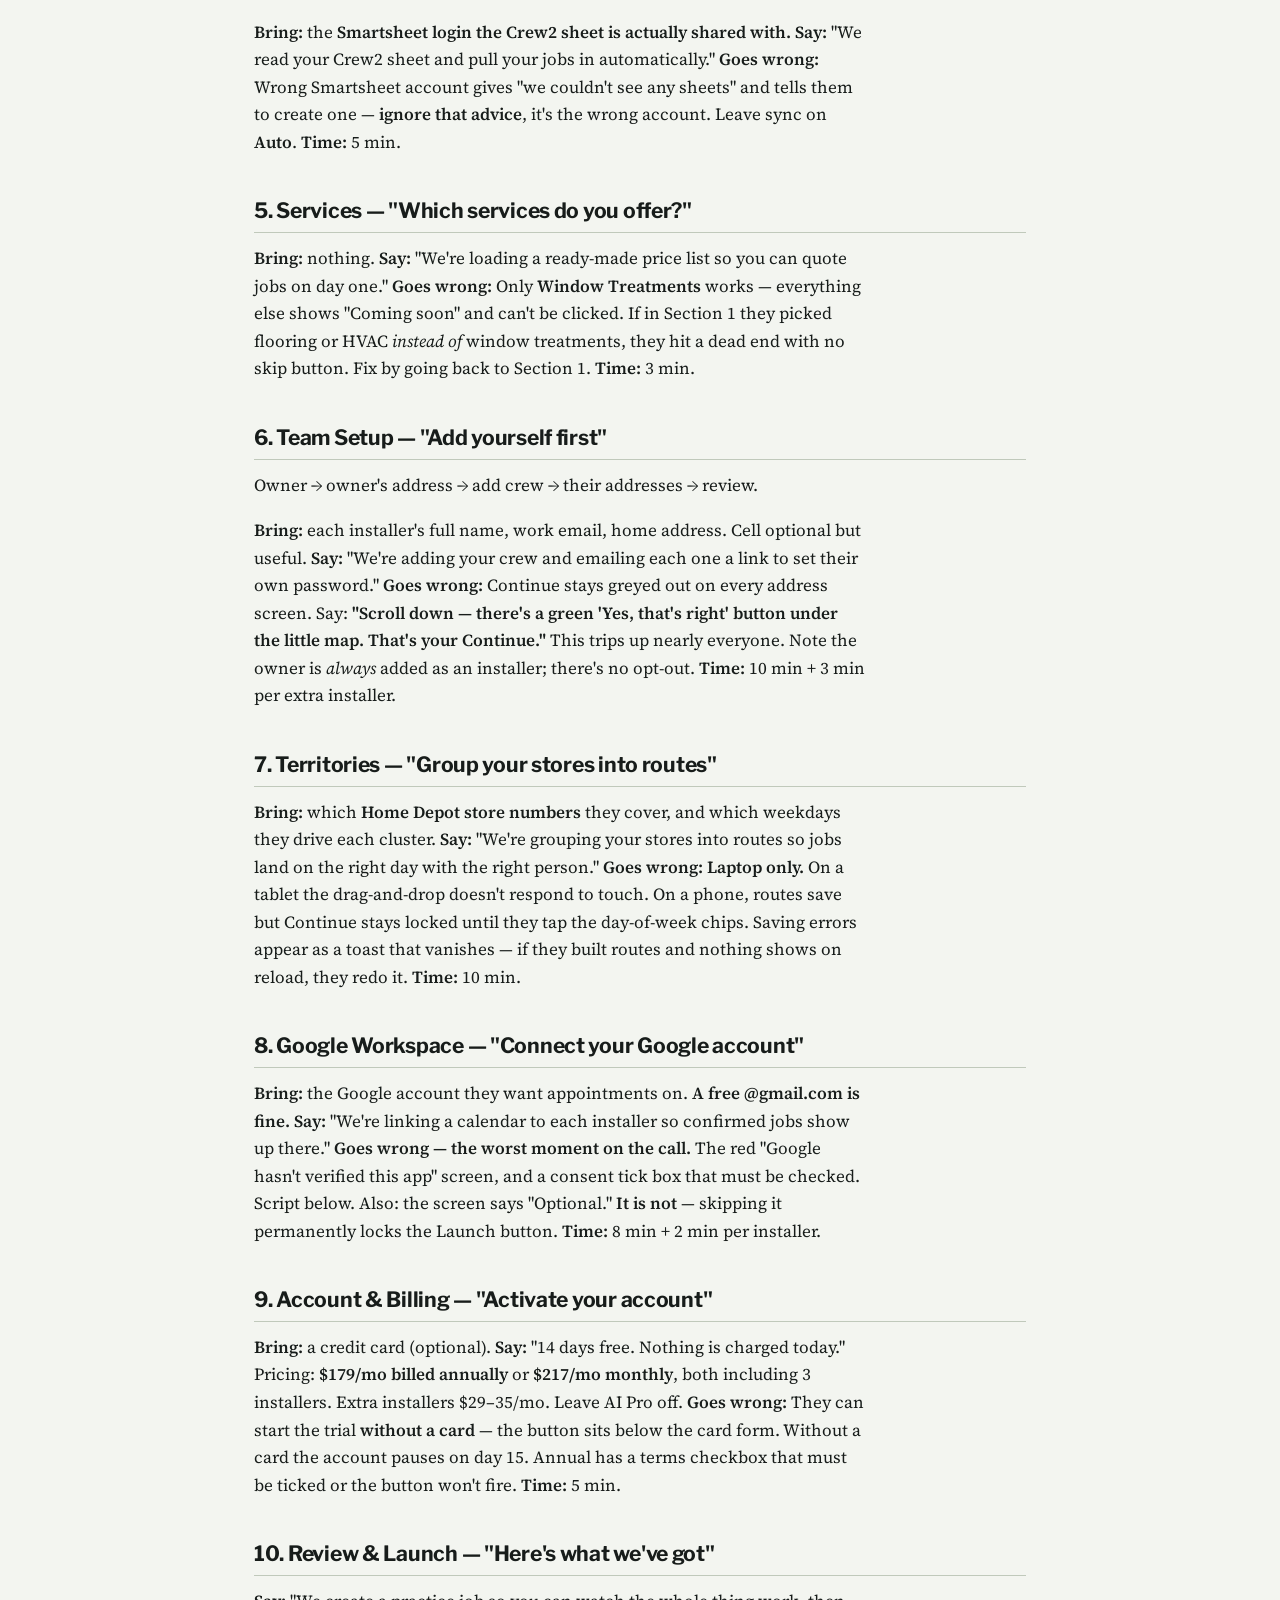
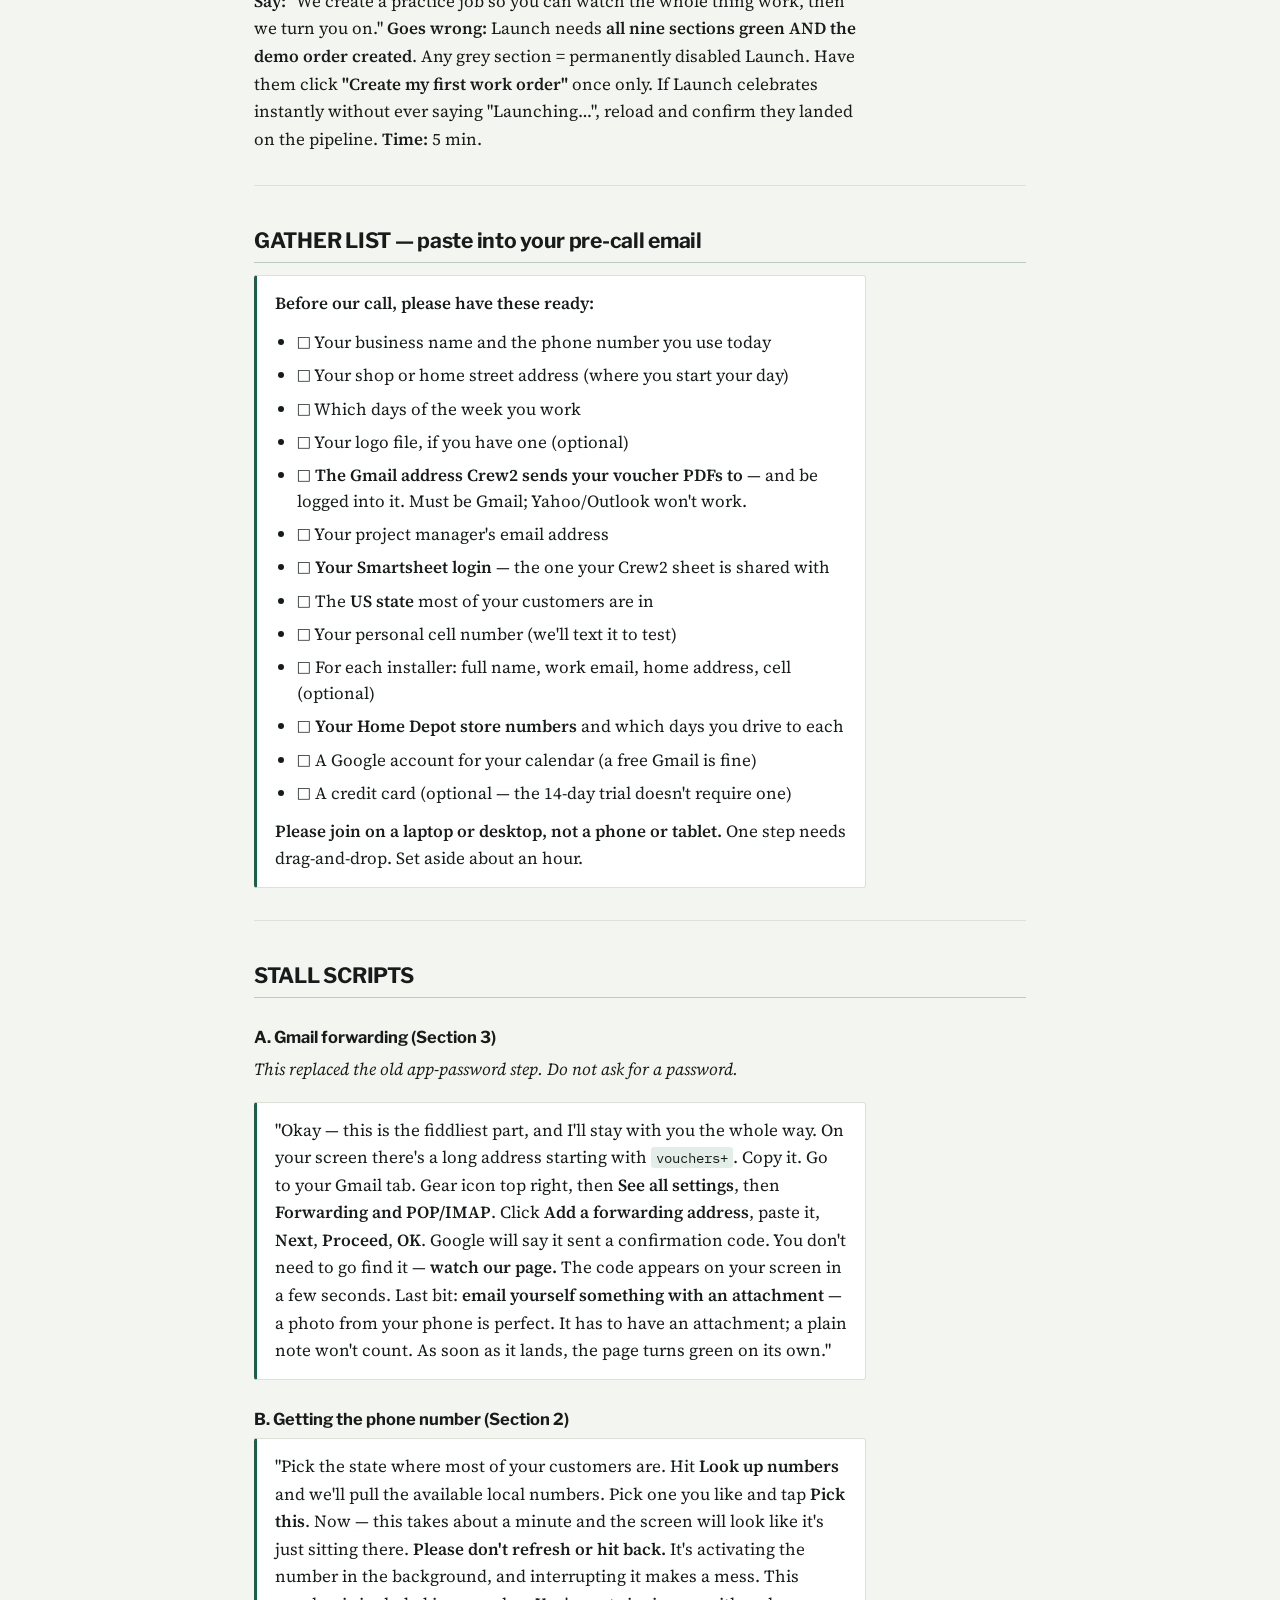
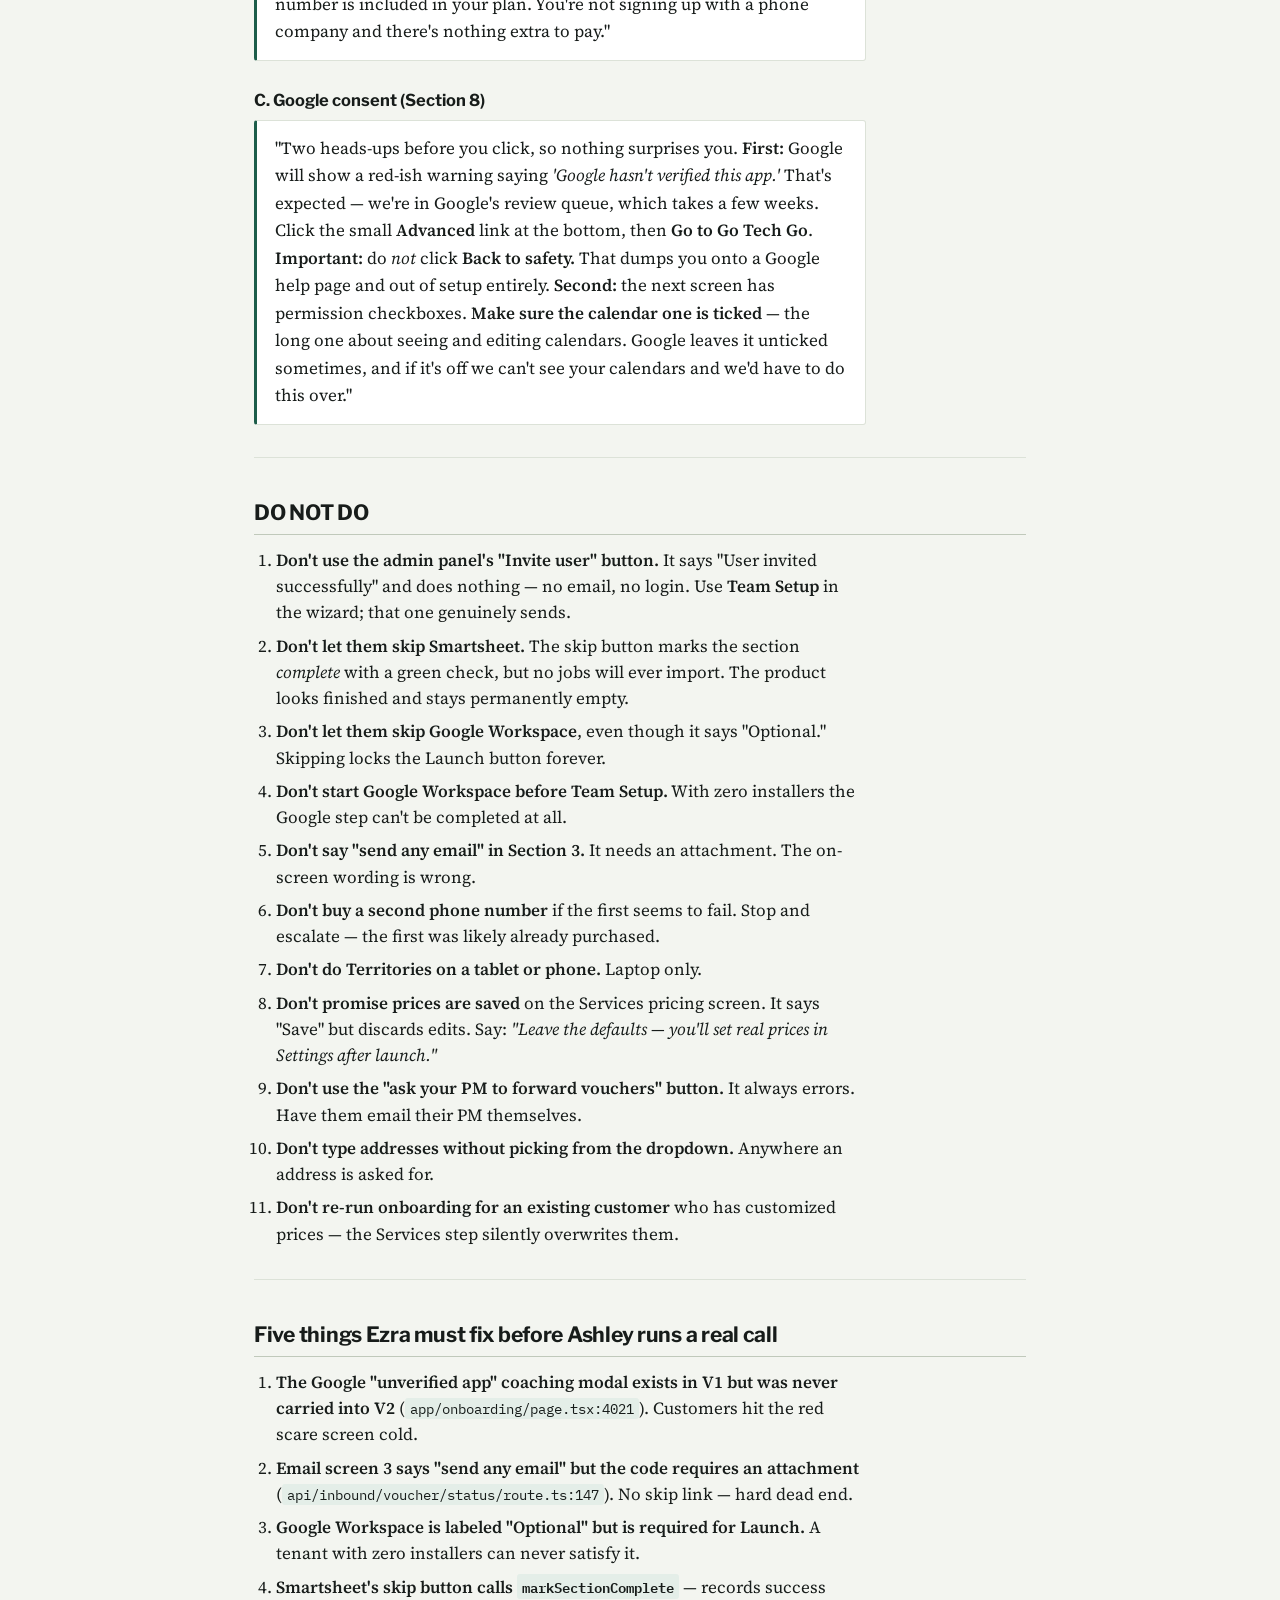
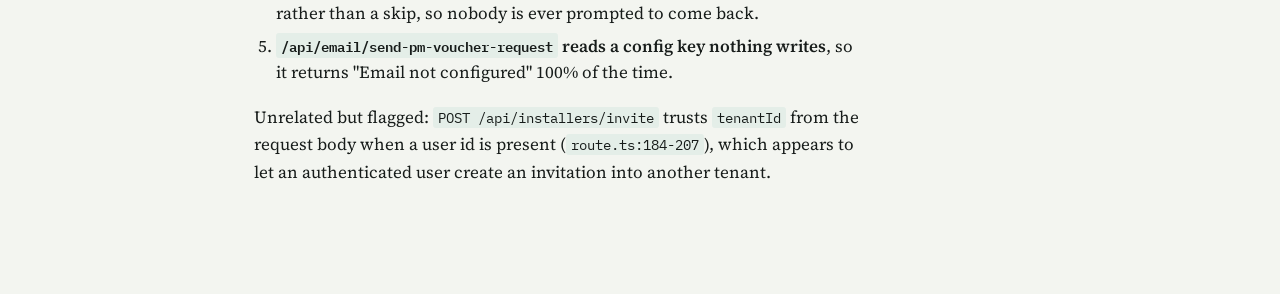
<file: guides/onboarding-field-guide.html>
<!doctype html>
<html lang="en"><head>
<meta charset="utf-8">
<meta name="viewport" content="width=device-width, initial-scale=1, viewport-fit=cover">
<meta name="color-scheme" content="light dark">
<title>Onboarding Field Guide — Founders' Charter</title>
<link rel="preconnect" href="https://fonts.googleapis.com">
<link rel="preconnect" href="https://fonts.gstatic.com" crossorigin>
<link rel="stylesheet" href="https://fonts.googleapis.com/css2?family=Libre+Franklin:wght@600;700;800&family=Source+Serif+4:ital,opsz,wght@0,8..60,400;0,8..60,600;1,8..60,400&family=IBM+Plex+Mono:wght@400;500&display=swap">
<style>:root{
  --paper:#F3F5F0; --surface:#FFFFFF; --ink:#171C1A; --ink-soft:#4E5852; --ink-faint:#79837C;
  --rule:#DCE2D8; --rule-strong:#C0C9BB; --accent:#1D5D4A; --accent-tint:#E4EEE8;
  --display:"Libre Franklin","Helvetica Neue",Helvetica,Arial,sans-serif;
  --body:"Source Serif 4",Georgia,"Times New Roman",serif;
  --mono:"IBM Plex Mono",ui-monospace,SFMono-Regular,Menlo,monospace;
  --gut:24px; --top-h:52px;
}
@media (prefers-color-scheme:dark){:root:not([data-theme="light"]){
  --paper:#121613; --surface:#191E1A; --ink:#E9EEE8; --ink-soft:#A6B0A8; --ink-faint:#7C8680;
  --rule:#28302A; --rule-strong:#3B453D; --accent:#63C1A1; --accent-tint:#16332B;
}}
:root[data-theme="dark"]{
  --paper:#121613; --surface:#191E1A; --ink:#E9EEE8; --ink-soft:#A6B0A8; --ink-faint:#7C8680;
  --rule:#28302A; --rule-strong:#3B453D; --accent:#63C1A1; --accent-tint:#16332B;
}
@media (max-width:720px){:root{--gut:16px}}
*{box-sizing:border-box}
html{-webkit-text-size-adjust:100%}
body{margin:0;background:var(--paper);color:var(--ink);font-family:var(--body);
     font-size:17px;line-height:1.62;-webkit-font-smoothing:antialiased;overflow-x:hidden}
@media (max-width:720px){body{font-size:16px}}
.topbar{position:sticky;top:0;z-index:30;background:var(--paper);border-bottom:1px solid var(--rule);padding:0 var(--gut)}
.topbar-inner{max-width:820px;margin:0 auto;height:var(--top-h);display:flex;align-items:center;gap:16px}
.back{font-family:var(--mono);font-size:11px;font-weight:500;letter-spacing:.08em;text-transform:uppercase;
      color:var(--accent);text-decoration:none;white-space:nowrap}
.back:hover{text-decoration:underline}
.wordmark{font-family:var(--display);font-weight:800;font-size:.82rem;margin-left:auto;color:var(--ink-faint);
          overflow:hidden;text-overflow:ellipsis;white-space:nowrap}
.wrap{max-width:820px;margin:0 auto;padding:36px var(--gut) 90px}
h1{font-family:var(--display);font-weight:800;font-size:clamp(1.9rem,5vw,2.6rem);line-height:1.06;
   letter-spacing:-.022em;text-wrap:balance;margin:0 0 18px}
h2{font-family:var(--display);font-weight:700;font-size:1.32rem;letter-spacing:-.013em;line-height:1.22;
   text-wrap:balance;margin:42px 0 12px;padding-bottom:8px;border-bottom:1px solid var(--rule-strong)}
h3{font-family:var(--display);font-weight:700;font-size:1.03rem;margin:26px 0 6px}
h4{font-family:var(--display);font-weight:700;font-size:.94rem;margin:20px 0 5px}
p{margin:0 0 1.05em;max-width:68ch}
.lede{font-size:1.1rem;color:var(--ink-soft);max-width:62ch}
strong{font-weight:600}
a{color:var(--accent)}
hr{border:0;border-top:1px solid var(--rule);margin:32px 0}
ul,ol{max-width:68ch;padding-left:22px;margin:0 0 1.05em}
li{margin-bottom:.4em;line-height:1.55}
code{font-family:var(--mono);font-size:.84em;background:var(--accent-tint);color:var(--ink);
     padding:1px 5px;border-radius:3px}
blockquote{margin:0 0 1.05em;padding:14px 18px;background:var(--surface);border:1px solid var(--rule);
           border-left:3px solid var(--accent);border-radius:3px;max-width:68ch}
blockquote p{margin-bottom:.7em}
blockquote p:last-child{margin-bottom:0}
blockquote ul,blockquote ol{margin-bottom:.7em}
.tw{overflow-x:auto;margin:0 0 1.3em;border:1px solid var(--rule);border-radius:4px;background:var(--surface)}
table{width:100%;border-collapse:collapse;font-size:.9rem;min-width:460px}
th{font-family:var(--mono);font-size:.68rem;letter-spacing:.09em;text-transform:uppercase;color:var(--ink-faint);
   text-align:left;padding:10px 12px;border-bottom:1px solid var(--rule-strong);font-weight:500;white-space:nowrap}
td{padding:10px 12px;border-bottom:1px solid var(--rule);vertical-align:top;line-height:1.5}
tbody tr:last-child td{border-bottom:none}
.cards{display:grid;grid-template-columns:1fr;gap:12px;margin-top:26px}
@media (min-width:640px){.cards{grid-template-columns:1fr 1fr}}
.card{display:block;background:var(--surface);border:1px solid var(--rule);border-left:3px solid var(--accent);
      border-radius:4px;padding:16px 18px;text-decoration:none;color:inherit}
.card:hover{border-color:var(--accent)}
.card h3{margin:0 0 5px;font-size:1.04rem;color:var(--ink)}
.card p{margin:0 0 8px;font-size:.87rem;color:var(--ink-soft);font-style:italic;max-width:none}
.wc{font-family:var(--mono);font-size:.68rem;letter-spacing:.07em;text-transform:uppercase;color:var(--ink-faint)}
:focus-visible{outline:2px solid var(--accent);outline-offset:2px}
</style>
</head><body>
<div class="topbar"><div class="topbar-inner">
  <a class="back" href="../">← Charter</a>
  <span class="wordmark">Founders' Charter</span>
</div></div>
<main class="wrap">
<h1>Onboarding Field Guide — GoTechGo</h1>
<p><strong>For Ashley — walking a new customer through signup on a call.</strong></p>
<p>They sign up, land on <code>/onboarding/v2/business</code>, and go through 10 sections in order. Budget <strong>60–75 minutes</strong>. The wizard saves as it goes, so you can stop and resume.</p>
<p><strong>One rule above all: the customer drives their own mouse.</strong> You talk, they click. Never ask for a password.</p>
<hr>
<h2>1. Business Profile — "What's your business called?"</h2>
<p>4 screens: name/services → contact → logo → do-you-install.</p>
<p><strong>Bring:</strong> business name; current business phone; a logo file (optional); their home/shop street address; which days they work. <strong>Say:</strong> "We're saving your company details and your starting address so the system knows where your day begins." <strong>Goes wrong:</strong> The <strong>business email is locked</strong> — pulled from whatever Google account they signed up with. Wrong email means a re-signup, not a fix. Also they <em>must pick the address from the dropdown</em>. Say: <strong>"Click the suggestion that pops up — don't just type it."</strong> A typed address saves with no map location and wrecks drive times. <strong>Time:</strong> 8 min.</p>
<h2>2. Communication — "Where should your new business phone be based?"</h2>
<p>3 screens: pick state → pick number → text yourself.</p>
<p><strong>Bring:</strong> the US state most of their customers are in; their personal cell. <strong>Say:</strong> "We're giving your business its own texting number. It's included — you're not signing up with a phone company." <strong>Goes wrong:</strong> Claiming the number takes <strong>30–60 seconds</strong>. Say: <strong>"Don't refresh, don't hit back — it's working."</strong> If the test text doesn't arrive, do <strong>not</strong> buy a second number. Stop and flag it. <strong>Time:</strong> 6 min.</p>
<h2>3. Email Setup — "What's your business Gmail?"</h2>
<p>4 screens: enter Gmail → set up forwarding → verify → first voucher.</p>
<p><strong>Bring:</strong> the Gmail address <strong>Crew2 already sends voucher PDFs to</strong>, logged in in another tab. Their PM's email. <strong>Say:</strong> "Gmail forwards a copy of every voucher to us, so jobs show up in your pipeline automatically." <strong>Goes wrong — two big ones:</strong></p>
<ul><li><strong>Gmail only.</strong> Yahoo/Outlook/company domain will not work. Screen for this <em>before</em> the call.</li><li>Screen 3 says "send any email." <strong>That's wrong — it needs an attachment.</strong> Say: <strong>"Email yourself a photo or any PDF."</strong> A plain email leaves them stuck with no way forward.</li></ul>
<p>Skip the "ask your PM" button — it always errors. <strong>Time:</strong> 12 min. The hardest section.</p>
<h2>4. Smartsheet — "Connect your Smartsheet"</h2>
<p>5 screens: sign in → pick sheet → auto/manual → preview → done.</p>
<p><strong>Bring:</strong> the <strong>Smartsheet login the Crew2 sheet is actually shared with.</strong> <strong>Say:</strong> "We read your Crew2 sheet and pull your jobs in automatically." <strong>Goes wrong:</strong> Wrong Smartsheet account gives "we couldn't see any sheets" and tells them to create one — <strong>ignore that advice</strong>, it's the wrong account. Leave sync on <strong>Auto</strong>. <strong>Time:</strong> 5 min.</p>
<h2>5. Services — "Which services do you offer?"</h2>
<p><strong>Bring:</strong> nothing. <strong>Say:</strong> "We're loading a ready-made price list so you can quote jobs on day one." <strong>Goes wrong:</strong> Only <strong>Window Treatments</strong> works — everything else shows "Coming soon" and can't be clicked. If in Section 1 they picked flooring or HVAC <em>instead of</em> window treatments, they hit a dead end with no skip button. Fix by going back to Section 1. <strong>Time:</strong> 3 min.</p>
<h2>6. Team Setup — "Add yourself first"</h2>
<p>Owner → owner's address → add crew → their addresses → review.</p>
<p><strong>Bring:</strong> each installer's full name, work email, home address. Cell optional but useful. <strong>Say:</strong> "We're adding your crew and emailing each one a link to set their own password." <strong>Goes wrong:</strong> Continue stays greyed out on every address screen. Say: <strong>"Scroll down — there's a green 'Yes, that's right' button under the little map. That's your Continue."</strong> This trips up nearly everyone. Note the owner is <em>always</em> added as an installer; there's no opt-out. <strong>Time:</strong> 10 min + 3 min per extra installer.</p>
<h2>7. Territories — "Group your stores into routes"</h2>
<p><strong>Bring:</strong> which <strong>Home Depot store numbers</strong> they cover, and which weekdays they drive each cluster. <strong>Say:</strong> "We're grouping your stores into routes so jobs land on the right day with the right person." <strong>Goes wrong:</strong> <strong>Laptop only.</strong> On a tablet the drag-and-drop doesn't respond to touch. On a phone, routes save but Continue stays locked until they tap the day-of-week chips. Saving errors appear as a toast that vanishes — if they built routes and nothing shows on reload, they redo it. <strong>Time:</strong> 10 min.</p>
<h2>8. Google Workspace — "Connect your Google account"</h2>
<p><strong>Bring:</strong> the Google account they want appointments on. <strong>A free @gmail.com is fine.</strong> <strong>Say:</strong> "We're linking a calendar to each installer so confirmed jobs show up there." <strong>Goes wrong — the worst moment on the call.</strong> The red "Google hasn't verified this app" screen, and a consent tick box that must be checked. Script below. Also: the screen says "Optional." <strong>It is not</strong> — skipping it permanently locks the Launch button. <strong>Time:</strong> 8 min + 2 min per installer.</p>
<h2>9. Account &amp; Billing — "Activate your account"</h2>
<p><strong>Bring:</strong> a credit card (optional). <strong>Say:</strong> "14 days free. Nothing is charged today." Pricing: <strong>$179/mo billed annually</strong> or <strong>$217/mo monthly</strong>, both including 3 installers. Extra installers $29–35/mo. Leave AI Pro off. <strong>Goes wrong:</strong> They can start the trial <strong>without a card</strong> — the button sits below the card form. Without a card the account pauses on day 15. Annual has a terms checkbox that must be ticked or the button won't fire. <strong>Time:</strong> 5 min.</p>
<h2>10. Review &amp; Launch — "Here's what we've got"</h2>
<p><strong>Say:</strong> "We create a practice job so you can watch the whole thing work, then we turn you on." <strong>Goes wrong:</strong> Launch needs <strong>all nine sections green AND the demo order created</strong>. Any grey section = permanently disabled Launch. Have them click <strong>"Create my first work order"</strong> once only. If Launch celebrates instantly without ever saying "Launching…", reload and confirm they landed on the pipeline. <strong>Time:</strong> 5 min.</p>
<hr>
<h2>GATHER LIST — paste into your pre-call email</h2>
<blockquote><p><strong>Before our call, please have these ready:</strong></p>
<ul><li>☐ Your business name and the phone number you use today</li><li>☐ Your shop or home street address (where you start your day)</li><li>☐ Which days of the week you work</li><li>☐ Your logo file, if you have one (optional)</li><li>☐ <strong>The Gmail address Crew2 sends your voucher PDFs to</strong> — and be logged into it. Must be Gmail; Yahoo/Outlook won't work.</li><li>☐ Your project manager's email address</li><li>☐ <strong>Your Smartsheet login</strong> — the one your Crew2 sheet is shared with</li><li>☐ The <strong>US state</strong> most of your customers are in</li><li>☐ Your personal cell number (we'll text it to test)</li><li>☐ For each installer: full name, work email, home address, cell (optional)</li><li>☐ <strong>Your Home Depot store numbers</strong> and which days you drive to each</li><li>☐ A Google account for your calendar (a free Gmail is fine)</li><li>☐ A credit card (optional — the 14-day trial doesn't require one)</li></ul>
<p><strong>Please join on a laptop or desktop, not a phone or tablet.</strong> One step needs drag-and-drop. Set aside about an hour.</p></blockquote>
<hr>
<h2>STALL SCRIPTS</h2>
<h3>A. Gmail forwarding (Section 3)</h3>
<p><em>This replaced the old app-password step. Do not ask for a password.</em></p>
<blockquote><p>"Okay — this is the fiddliest part, and I'll stay with you the whole way. On your screen there's a long address starting with <code>vouchers+</code>. Copy it. Go to your Gmail tab. Gear icon top right, then <strong>See all settings</strong>, then <strong>Forwarding and POP/IMAP</strong>. Click <strong>Add a forwarding address</strong>, paste it, <strong>Next</strong>, <strong>Proceed</strong>, <strong>OK</strong>. Google will say it sent a confirmation code. You don't need to go find it — <strong>watch our page.</strong> The code appears on your screen in a few seconds. Last bit: <strong>email yourself something with an attachment</strong> — a photo from your phone is perfect. It has to have an attachment; a plain note won't count. As soon as it lands, the page turns green on its own."</p></blockquote>
<h3>B. Getting the phone number (Section 2)</h3>
<blockquote><p>"Pick the state where most of your customers are. Hit <strong>Look up numbers</strong> and we'll pull the available local numbers. Pick one you like and tap <strong>Pick this</strong>. Now — this takes about a minute and the screen will look like it's just sitting there. <strong>Please don't refresh or hit back.</strong> It's activating the number in the background, and interrupting it makes a mess. This number is included in your plan. You're not signing up with a phone company and there's nothing extra to pay."</p></blockquote>
<h3>C. Google consent (Section 8)</h3>
<blockquote><p>"Two heads-ups before you click, so nothing surprises you. <strong>First:</strong> Google will show a red-ish warning saying <em>'Google hasn't verified this app.'</em> That's expected — we're in Google's review queue, which takes a few weeks. Click the small <strong>Advanced</strong> link at the bottom, then <strong>Go to Go Tech Go</strong>. <strong>Important:</strong> do <em>not</em> click <strong>Back to safety.</strong> That dumps you onto a Google help page and out of setup entirely. <strong>Second:</strong> the next screen has permission checkboxes. <strong>Make sure the calendar one is ticked</strong> — the long one about seeing and editing calendars. Google leaves it unticked sometimes, and if it's off we can't see your calendars and we'd have to do this over."</p></blockquote>
<hr>
<h2>DO NOT DO</h2>
<ol><li><strong>Don't use the admin panel's "Invite user" button.</strong> It says "User invited successfully" and does nothing — no email, no login. Use <strong>Team Setup</strong> in the wizard; that one genuinely sends.</li><li><strong>Don't let them skip Smartsheet.</strong> The skip button marks the section <em>complete</em> with a green check, but no jobs will ever import. The product looks finished and stays permanently empty.</li><li><strong>Don't let them skip Google Workspace</strong>, even though it says "Optional." Skipping locks the Launch button forever.</li><li><strong>Don't start Google Workspace before Team Setup.</strong> With zero installers the Google step can't be completed at all.</li><li><strong>Don't say "send any email" in Section 3.</strong> It needs an attachment. The on-screen wording is wrong.</li><li><strong>Don't buy a second phone number</strong> if the first seems to fail. Stop and escalate — the first was likely already purchased.</li><li><strong>Don't do Territories on a tablet or phone.</strong> Laptop only.</li><li><strong>Don't promise prices are saved</strong> on the Services pricing screen. It says "Save" but discards edits. Say: <em>"Leave the defaults — you'll set real prices in Settings after launch."</em></li><li><strong>Don't use the "ask your PM to forward vouchers" button.</strong> It always errors. Have them email their PM themselves.</li><li><strong>Don't type addresses without picking from the dropdown.</strong> Anywhere an address is asked for.</li><li><strong>Don't re-run onboarding for an existing customer</strong> who has customized prices — the Services step silently overwrites them.</li></ol>
<hr>
<h2>Five things Ezra must fix before Ashley runs a real call</h2>
<ol><li><strong>The Google "unverified app" coaching modal exists in V1 but was never carried into V2</strong> (<code>app/onboarding/page.tsx:4021</code>). Customers hit the red scare screen cold.</li><li><strong>Email screen 3 says "send any email" but the code requires an attachment</strong> (<code>api/inbound/voucher/status/route.ts:147</code>). No skip link — hard dead end.</li><li><strong>Google Workspace is labeled "Optional" but is required for Launch.</strong> A tenant with zero installers can never satisfy it.</li><li><strong>Smartsheet's skip button calls <code>markSectionComplete</code></strong> — records success rather than a skip, so nobody is ever prompted to come back.</li><li><strong><code>/api/email/send-pm-voucher-request</code> reads a config key nothing writes</strong>, so it returns "Email not configured" 100% of the time.</li></ol>
<p>Unrelated but flagged: <code>POST /api/installers/invite</code> trusts <code>tenantId</code> from the request body when a user id is present (<code>route.ts:184-207</code>), which appears to let an authenticated user create an invitation into another tenant.</p>
</main>
</body></html>
</file>
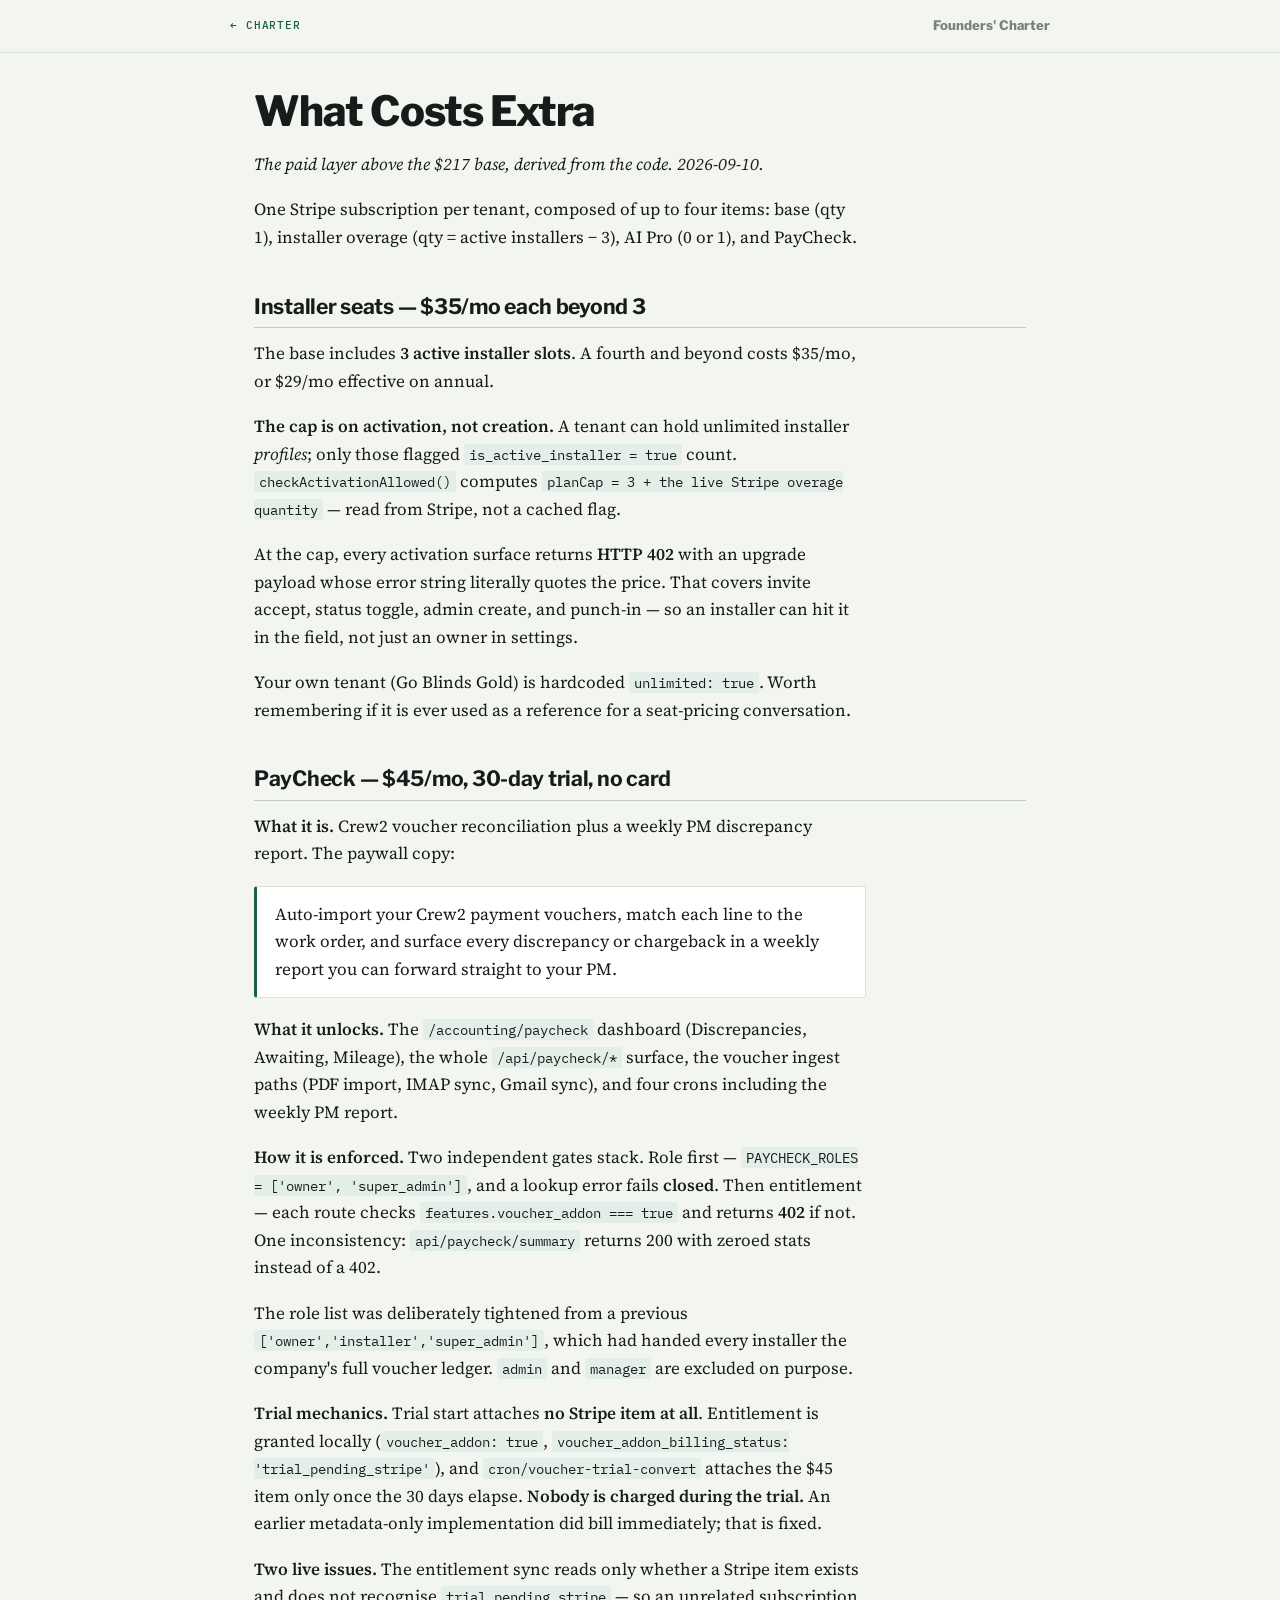
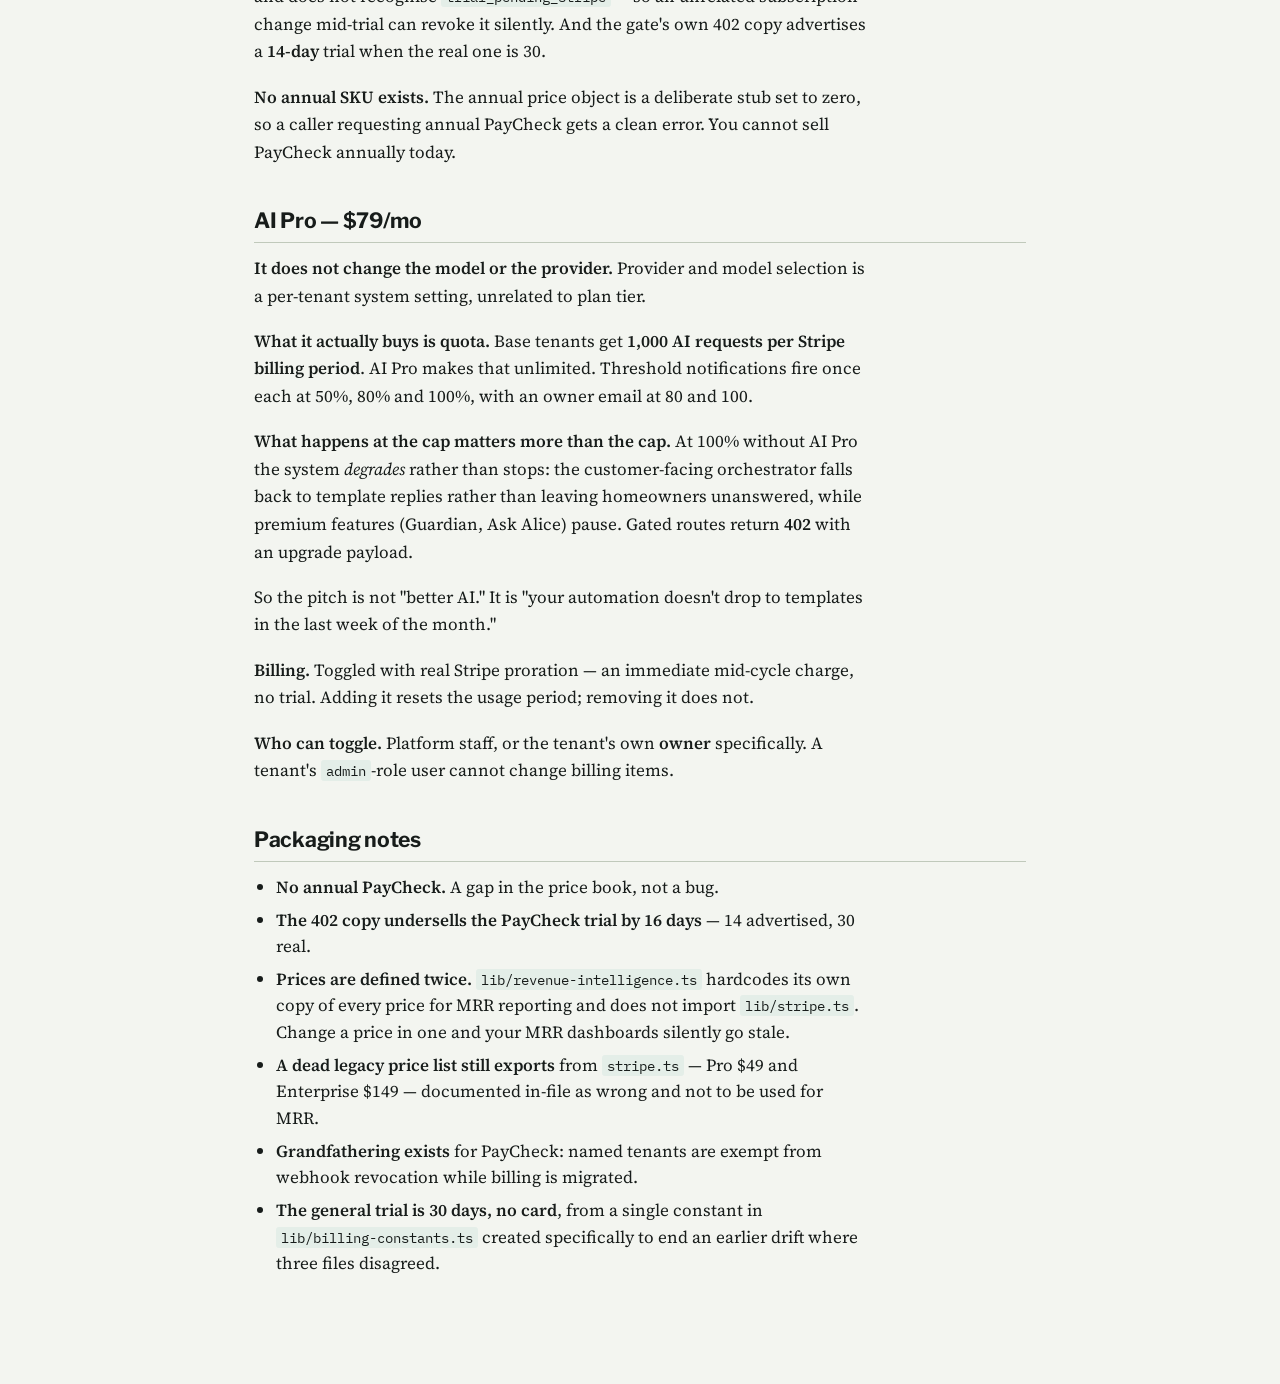
<file: guides/paid-addons.html>
<!doctype html>
<html lang="en"><head>
<meta charset="utf-8">
<meta name="viewport" content="width=device-width, initial-scale=1, viewport-fit=cover">
<meta name="color-scheme" content="light dark">
<title>What Costs Extra — Founders' Charter</title>
<link rel="preconnect" href="https://fonts.googleapis.com">
<link rel="preconnect" href="https://fonts.gstatic.com" crossorigin>
<link rel="stylesheet" href="https://fonts.googleapis.com/css2?family=Libre+Franklin:wght@600;700;800&family=Source+Serif+4:ital,opsz,wght@0,8..60,400;0,8..60,600;1,8..60,400&family=IBM+Plex+Mono:wght@400;500&display=swap">
<style>:root{
  --paper:#F3F5F0; --surface:#FFFFFF; --ink:#171C1A; --ink-soft:#4E5852; --ink-faint:#79837C;
  --rule:#DCE2D8; --rule-strong:#C0C9BB; --accent:#1D5D4A; --accent-tint:#E4EEE8;
  --display:"Libre Franklin","Helvetica Neue",Helvetica,Arial,sans-serif;
  --body:"Source Serif 4",Georgia,"Times New Roman",serif;
  --mono:"IBM Plex Mono",ui-monospace,SFMono-Regular,Menlo,monospace;
  --gut:24px; --top-h:52px;
}
@media (prefers-color-scheme:dark){:root:not([data-theme="light"]){
  --paper:#121613; --surface:#191E1A; --ink:#E9EEE8; --ink-soft:#A6B0A8; --ink-faint:#7C8680;
  --rule:#28302A; --rule-strong:#3B453D; --accent:#63C1A1; --accent-tint:#16332B;
}}
:root[data-theme="dark"]{
  --paper:#121613; --surface:#191E1A; --ink:#E9EEE8; --ink-soft:#A6B0A8; --ink-faint:#7C8680;
  --rule:#28302A; --rule-strong:#3B453D; --accent:#63C1A1; --accent-tint:#16332B;
}
@media (max-width:720px){:root{--gut:16px}}
*{box-sizing:border-box}
html{-webkit-text-size-adjust:100%}
body{margin:0;background:var(--paper);color:var(--ink);font-family:var(--body);
     font-size:17px;line-height:1.62;-webkit-font-smoothing:antialiased;overflow-x:hidden}
@media (max-width:720px){body{font-size:16px}}
.topbar{position:sticky;top:0;z-index:30;background:var(--paper);border-bottom:1px solid var(--rule);padding:0 var(--gut)}
.topbar-inner{max-width:820px;margin:0 auto;height:var(--top-h);display:flex;align-items:center;gap:16px}
.back{font-family:var(--mono);font-size:11px;font-weight:500;letter-spacing:.08em;text-transform:uppercase;
      color:var(--accent);text-decoration:none;white-space:nowrap}
.back:hover{text-decoration:underline}
.wordmark{font-family:var(--display);font-weight:800;font-size:.82rem;margin-left:auto;color:var(--ink-faint);
          overflow:hidden;text-overflow:ellipsis;white-space:nowrap}
.wrap{max-width:820px;margin:0 auto;padding:36px var(--gut) 90px}
h1{font-family:var(--display);font-weight:800;font-size:clamp(1.9rem,5vw,2.6rem);line-height:1.06;
   letter-spacing:-.022em;text-wrap:balance;margin:0 0 18px}
h2{font-family:var(--display);font-weight:700;font-size:1.32rem;letter-spacing:-.013em;line-height:1.22;
   text-wrap:balance;margin:42px 0 12px;padding-bottom:8px;border-bottom:1px solid var(--rule-strong)}
h3{font-family:var(--display);font-weight:700;font-size:1.03rem;margin:26px 0 6px}
h4{font-family:var(--display);font-weight:700;font-size:.94rem;margin:20px 0 5px}
p{margin:0 0 1.05em;max-width:68ch}
.lede{font-size:1.1rem;color:var(--ink-soft);max-width:62ch}
strong{font-weight:600}
a{color:var(--accent)}
hr{border:0;border-top:1px solid var(--rule);margin:32px 0}
ul,ol{max-width:68ch;padding-left:22px;margin:0 0 1.05em}
li{margin-bottom:.4em;line-height:1.55}
code{font-family:var(--mono);font-size:.84em;background:var(--accent-tint);color:var(--ink);
     padding:1px 5px;border-radius:3px}
blockquote{margin:0 0 1.05em;padding:14px 18px;background:var(--surface);border:1px solid var(--rule);
           border-left:3px solid var(--accent);border-radius:3px;max-width:68ch}
blockquote p{margin-bottom:.7em}
blockquote p:last-child{margin-bottom:0}
blockquote ul,blockquote ol{margin-bottom:.7em}
.tw{overflow-x:auto;margin:0 0 1.3em;border:1px solid var(--rule);border-radius:4px;background:var(--surface)}
table{width:100%;border-collapse:collapse;font-size:.9rem;min-width:460px}
th{font-family:var(--mono);font-size:.68rem;letter-spacing:.09em;text-transform:uppercase;color:var(--ink-faint);
   text-align:left;padding:10px 12px;border-bottom:1px solid var(--rule-strong);font-weight:500;white-space:nowrap}
td{padding:10px 12px;border-bottom:1px solid var(--rule);vertical-align:top;line-height:1.5}
tbody tr:last-child td{border-bottom:none}
.cards{display:grid;grid-template-columns:1fr;gap:12px;margin-top:26px}
@media (min-width:640px){.cards{grid-template-columns:1fr 1fr}}
.card{display:block;background:var(--surface);border:1px solid var(--rule);border-left:3px solid var(--accent);
      border-radius:4px;padding:16px 18px;text-decoration:none;color:inherit}
.card:hover{border-color:var(--accent)}
.card h3{margin:0 0 5px;font-size:1.04rem;color:var(--ink)}
.card p{margin:0 0 8px;font-size:.87rem;color:var(--ink-soft);font-style:italic;max-width:none}
.wc{font-family:var(--mono);font-size:.68rem;letter-spacing:.07em;text-transform:uppercase;color:var(--ink-faint)}
:focus-visible{outline:2px solid var(--accent);outline-offset:2px}
</style>
</head><body>
<div class="topbar"><div class="topbar-inner">
  <a class="back" href="../">← Charter</a>
  <span class="wordmark">Founders' Charter</span>
</div></div>
<main class="wrap">
<h1>What Costs Extra</h1>
<p><em>The paid layer above the $217 base, derived from the code. 2026-09-10.</em></p>
<p>One Stripe subscription per tenant, composed of up to four items: base (qty 1), installer overage (qty = active installers − 3), AI Pro (0 or 1), and PayCheck.</p>
<h2>Installer seats — $35/mo each beyond 3</h2>
<p>The base includes <strong>3 active installer slots</strong>. A fourth and beyond costs $35/mo, or $29/mo effective on annual.</p>
<p><strong>The cap is on activation, not creation.</strong> A tenant can hold unlimited installer <em>profiles</em>; only those flagged <code>is_active_installer = true</code> count. <code>checkActivationAllowed()</code> computes <code>planCap = 3 + the live Stripe overage quantity</code> — read from Stripe, not a cached flag.</p>
<p>At the cap, every activation surface returns <strong>HTTP 402</strong> with an upgrade payload whose error string literally quotes the price. That covers invite accept, status toggle, admin create, and punch-in — so an installer can hit it in the field, not just an owner in settings.</p>
<p>Your own tenant (Go Blinds Gold) is hardcoded <code>unlimited: true</code>. Worth remembering if it is ever used as a reference for a seat-pricing conversation.</p>
<h2>PayCheck — $45/mo, 30-day trial, no card</h2>
<p><strong>What it is.</strong> Crew2 voucher reconciliation plus a weekly PM discrepancy report. The paywall copy:</p>
<blockquote><p>Auto-import your Crew2 payment vouchers, match each line to the work order, and surface every discrepancy or chargeback in a weekly report you can forward straight to your PM.</p></blockquote>
<p><strong>What it unlocks.</strong> The <code>/accounting/paycheck</code> dashboard (Discrepancies, Awaiting, Mileage), the whole <code>/api/paycheck/*</code> surface, the voucher ingest paths (PDF import, IMAP sync, Gmail sync), and four crons including the weekly PM report.</p>
<p><strong>How it is enforced.</strong> Two independent gates stack. Role first — <code>PAYCHECK_ROLES = ['owner', 'super_admin']</code>, and a lookup error fails <strong>closed</strong>. Then entitlement — each route checks <code>features.voucher_addon === true</code> and returns <strong>402</strong> if not. One inconsistency: <code>api/paycheck/summary</code> returns 200 with zeroed stats instead of a 402.</p>
<p>The role list was deliberately tightened from a previous <code>['owner','installer','super_admin']</code>, which had handed every installer the company's full voucher ledger. <code>admin</code> and <code>manager</code> are excluded on purpose.</p>
<p><strong>Trial mechanics.</strong> Trial start attaches <strong>no Stripe item at all</strong>. Entitlement is granted locally (<code>voucher_addon: true</code>, <code>voucher_addon_billing_status: 'trial_pending_stripe'</code>), and <code>cron/voucher-trial-convert</code> attaches the $45 item only once the 30 days elapse. <strong>Nobody is charged during the trial.</strong> An earlier metadata-only implementation did bill immediately; that is fixed.</p>
<p><strong>Two live issues.</strong> The entitlement sync reads only whether a Stripe item exists and does not recognise <code>trial_pending_stripe</code> — so an unrelated subscription change mid-trial can revoke it silently. And the gate's own 402 copy advertises a <strong>14-day</strong> trial when the real one is 30.</p>
<p><strong>No annual SKU exists.</strong> The annual price object is a deliberate stub set to zero, so a caller requesting annual PayCheck gets a clean error. You cannot sell PayCheck annually today.</p>
<h2>AI Pro — $79/mo</h2>
<p><strong>It does not change the model or the provider.</strong> Provider and model selection is a per-tenant system setting, unrelated to plan tier.</p>
<p><strong>What it actually buys is quota.</strong> Base tenants get <strong>1,000 AI requests per Stripe billing period</strong>. AI Pro makes that unlimited. Threshold notifications fire once each at 50%, 80% and 100%, with an owner email at 80 and 100.</p>
<p><strong>What happens at the cap matters more than the cap.</strong> At 100% without AI Pro the system <em>degrades</em> rather than stops: the customer-facing orchestrator falls back to template replies rather than leaving homeowners unanswered, while premium features (Guardian, Ask Alice) pause. Gated routes return <strong>402</strong> with an upgrade payload.</p>
<p>So the pitch is not "better AI." It is "your automation doesn't drop to templates in the last week of the month."</p>
<p><strong>Billing.</strong> Toggled with real Stripe proration — an immediate mid-cycle charge, no trial. Adding it resets the usage period; removing it does not.</p>
<p><strong>Who can toggle.</strong> Platform staff, or the tenant's own <strong>owner</strong> specifically. A tenant's <code>admin</code>-role user cannot change billing items.</p>
<h2>Packaging notes</h2>
<ul><li><strong>No annual PayCheck.</strong> A gap in the price book, not a bug.</li><li><strong>The 402 copy undersells the PayCheck trial by 16 days</strong> — 14 advertised, 30 real.</li><li><strong>Prices are defined twice.</strong> <code>lib/revenue-intelligence.ts</code> hardcodes its own copy of every price for MRR reporting and does not import <code>lib/stripe.ts</code>. Change a price in one and your MRR dashboards silently go stale.</li><li><strong>A dead legacy price list still exports</strong> from <code>stripe.ts</code> — Pro $49 and Enterprise $149 — documented in-file as wrong and not to be used for MRR.</li><li><strong>Grandfathering exists</strong> for PayCheck: named tenants are exempt from webhook revocation while billing is migrated.</li><li><strong>The general trial is 30 days, no card</strong>, from a single constant in <code>lib/billing-constants.ts</code> created specifically to end an earlier drift where three files disagreed.</li></ul>
</main>
</body></html>
</file>
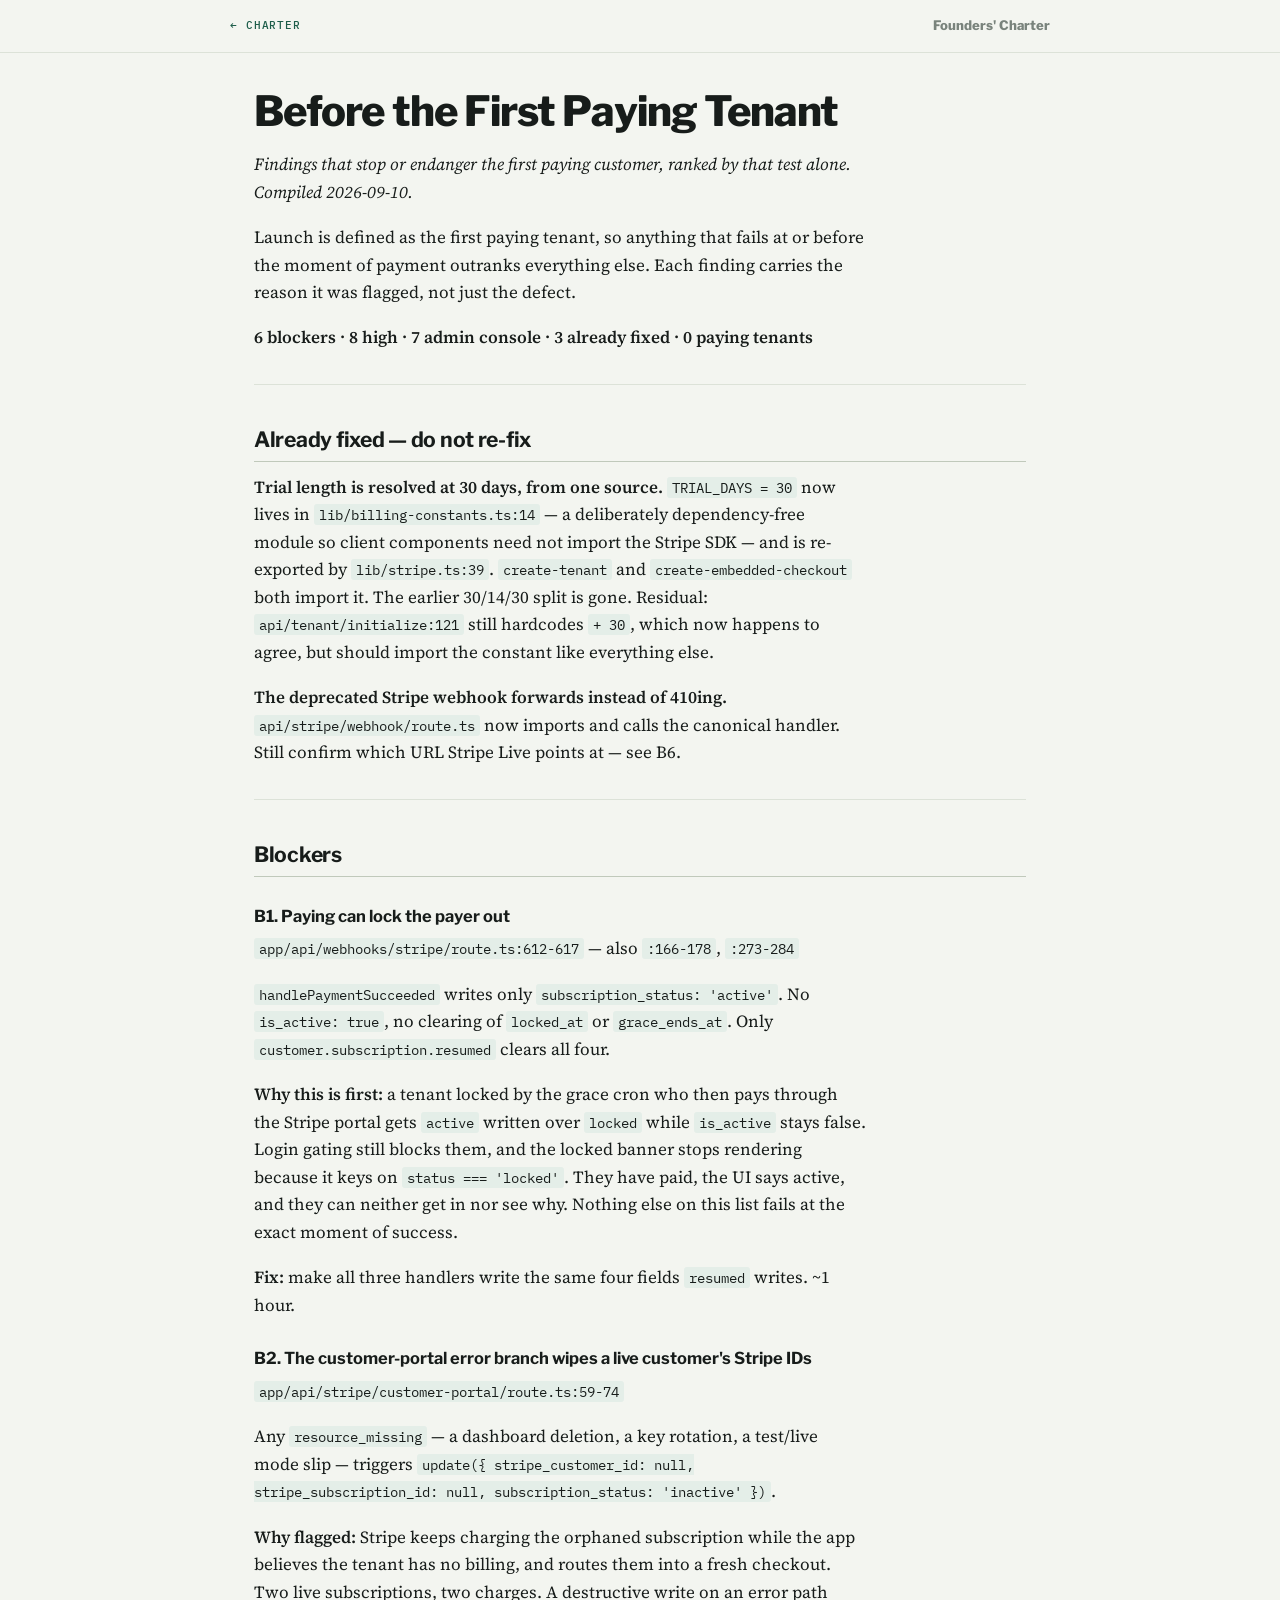
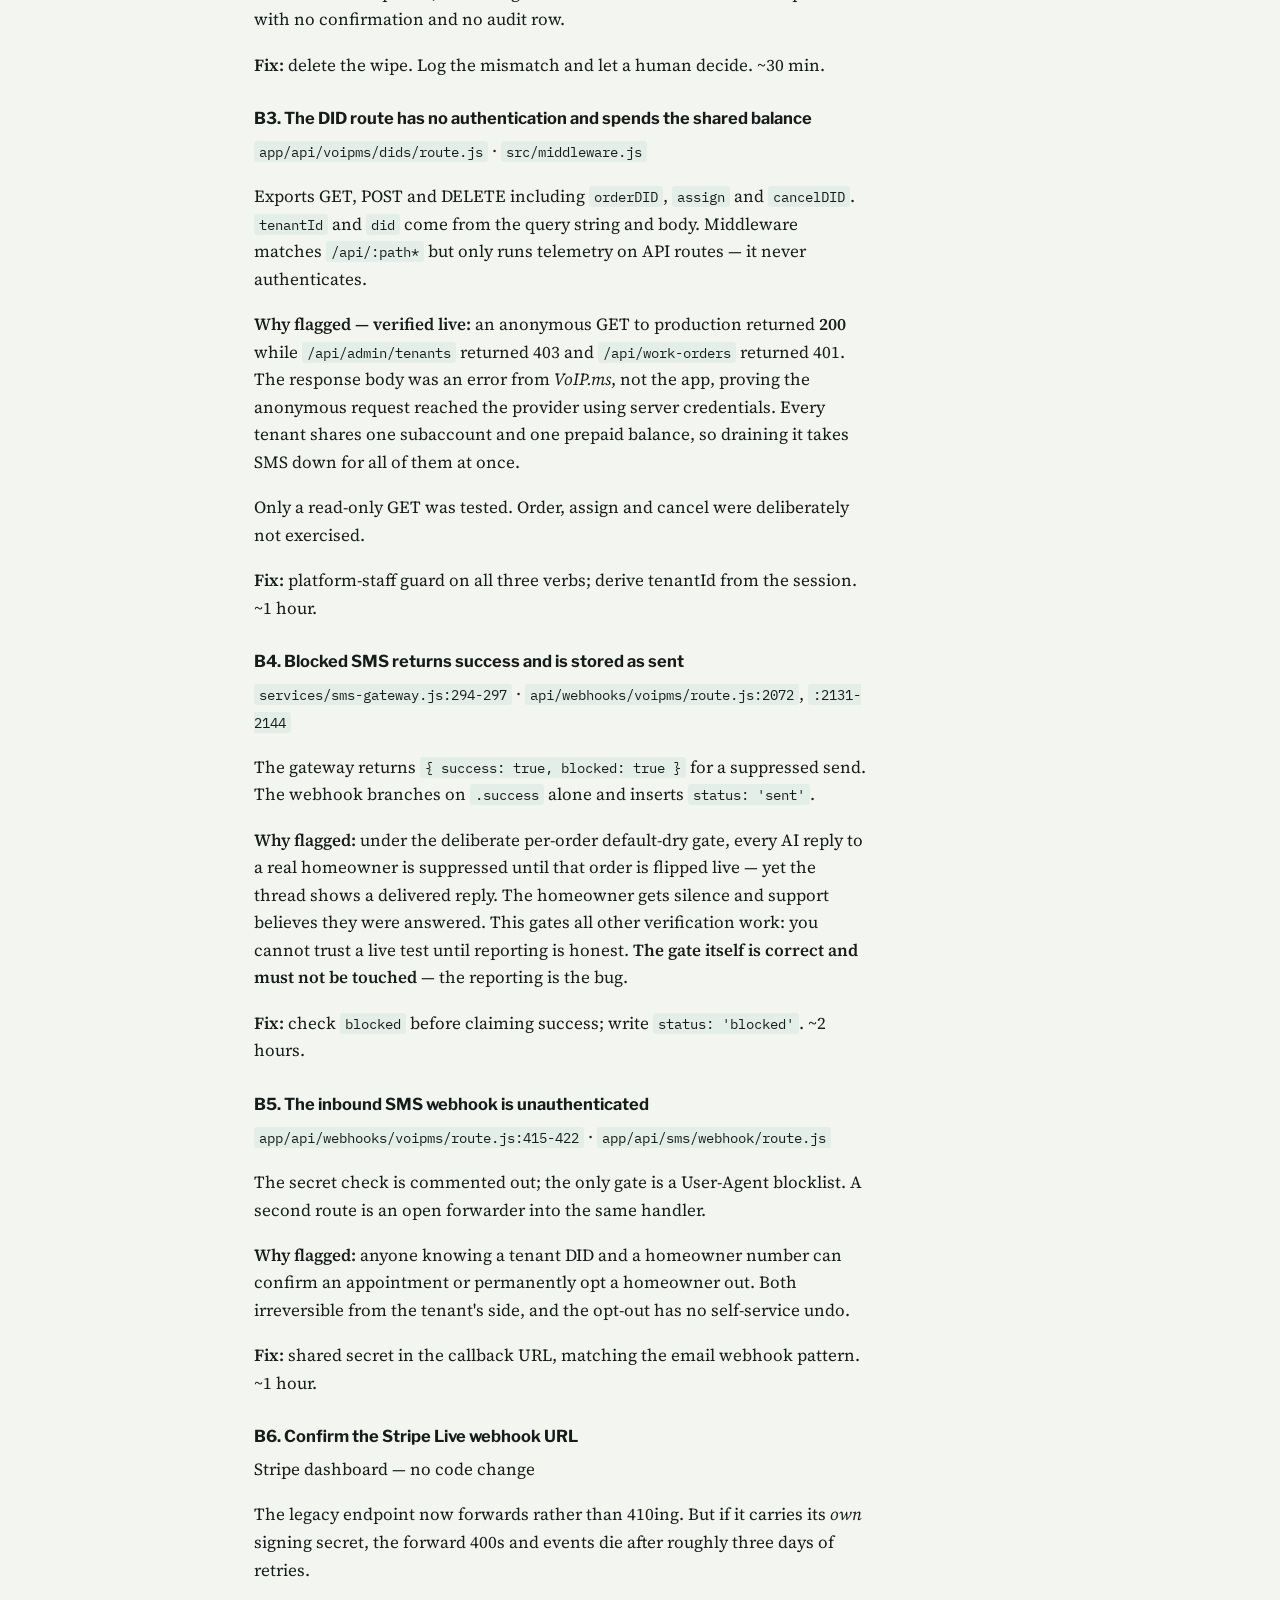
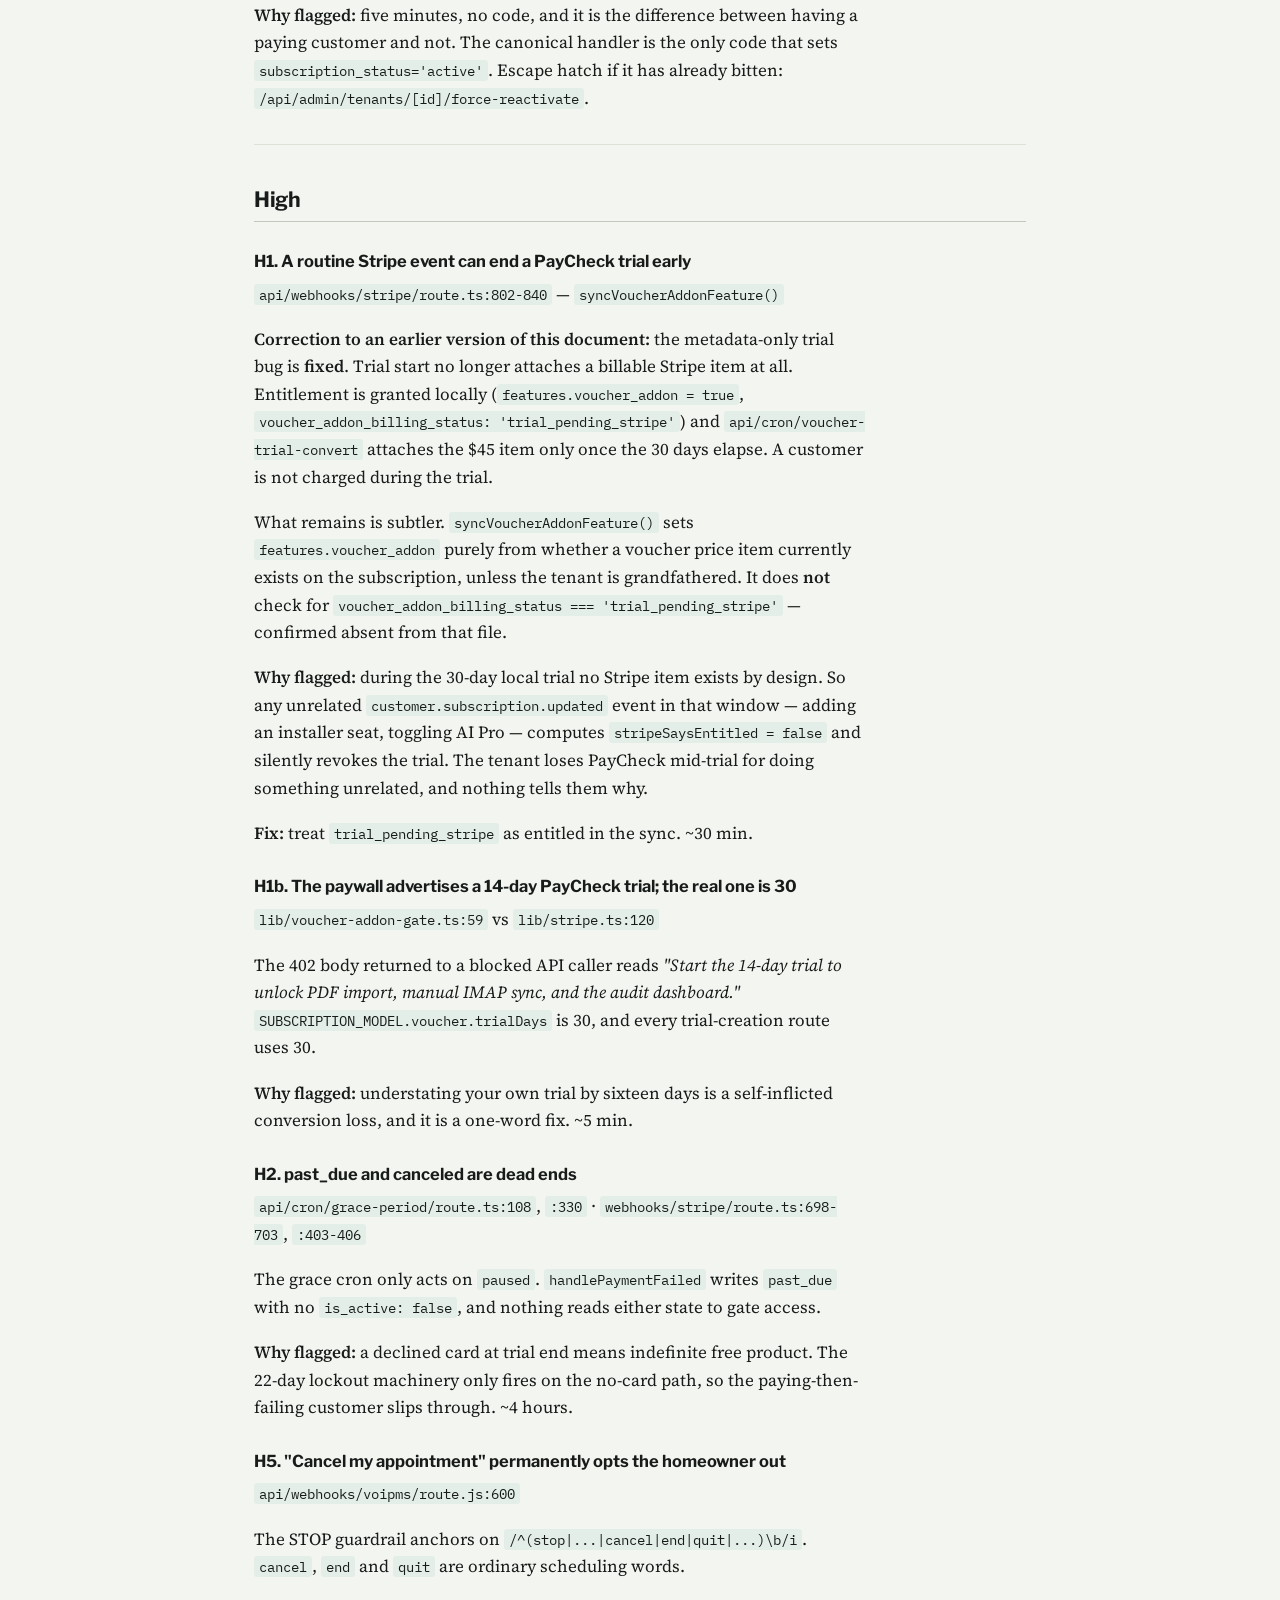
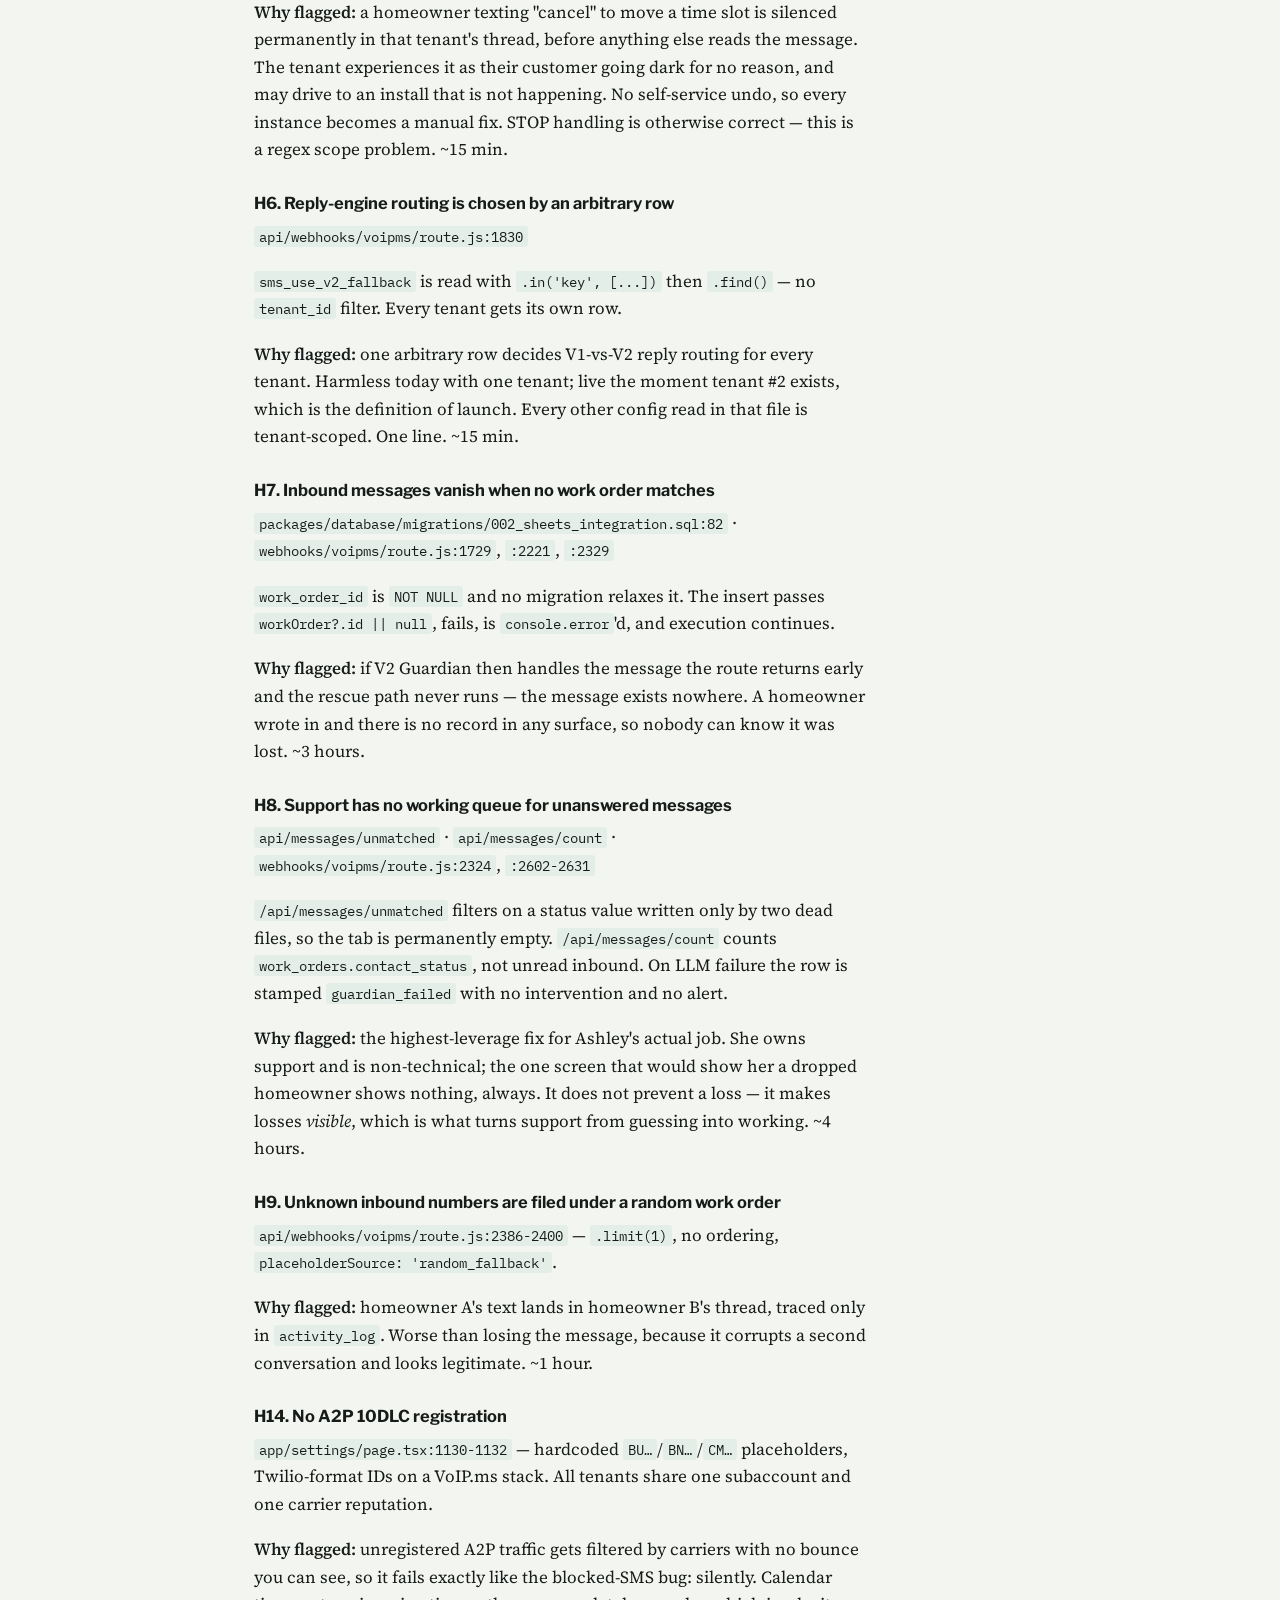
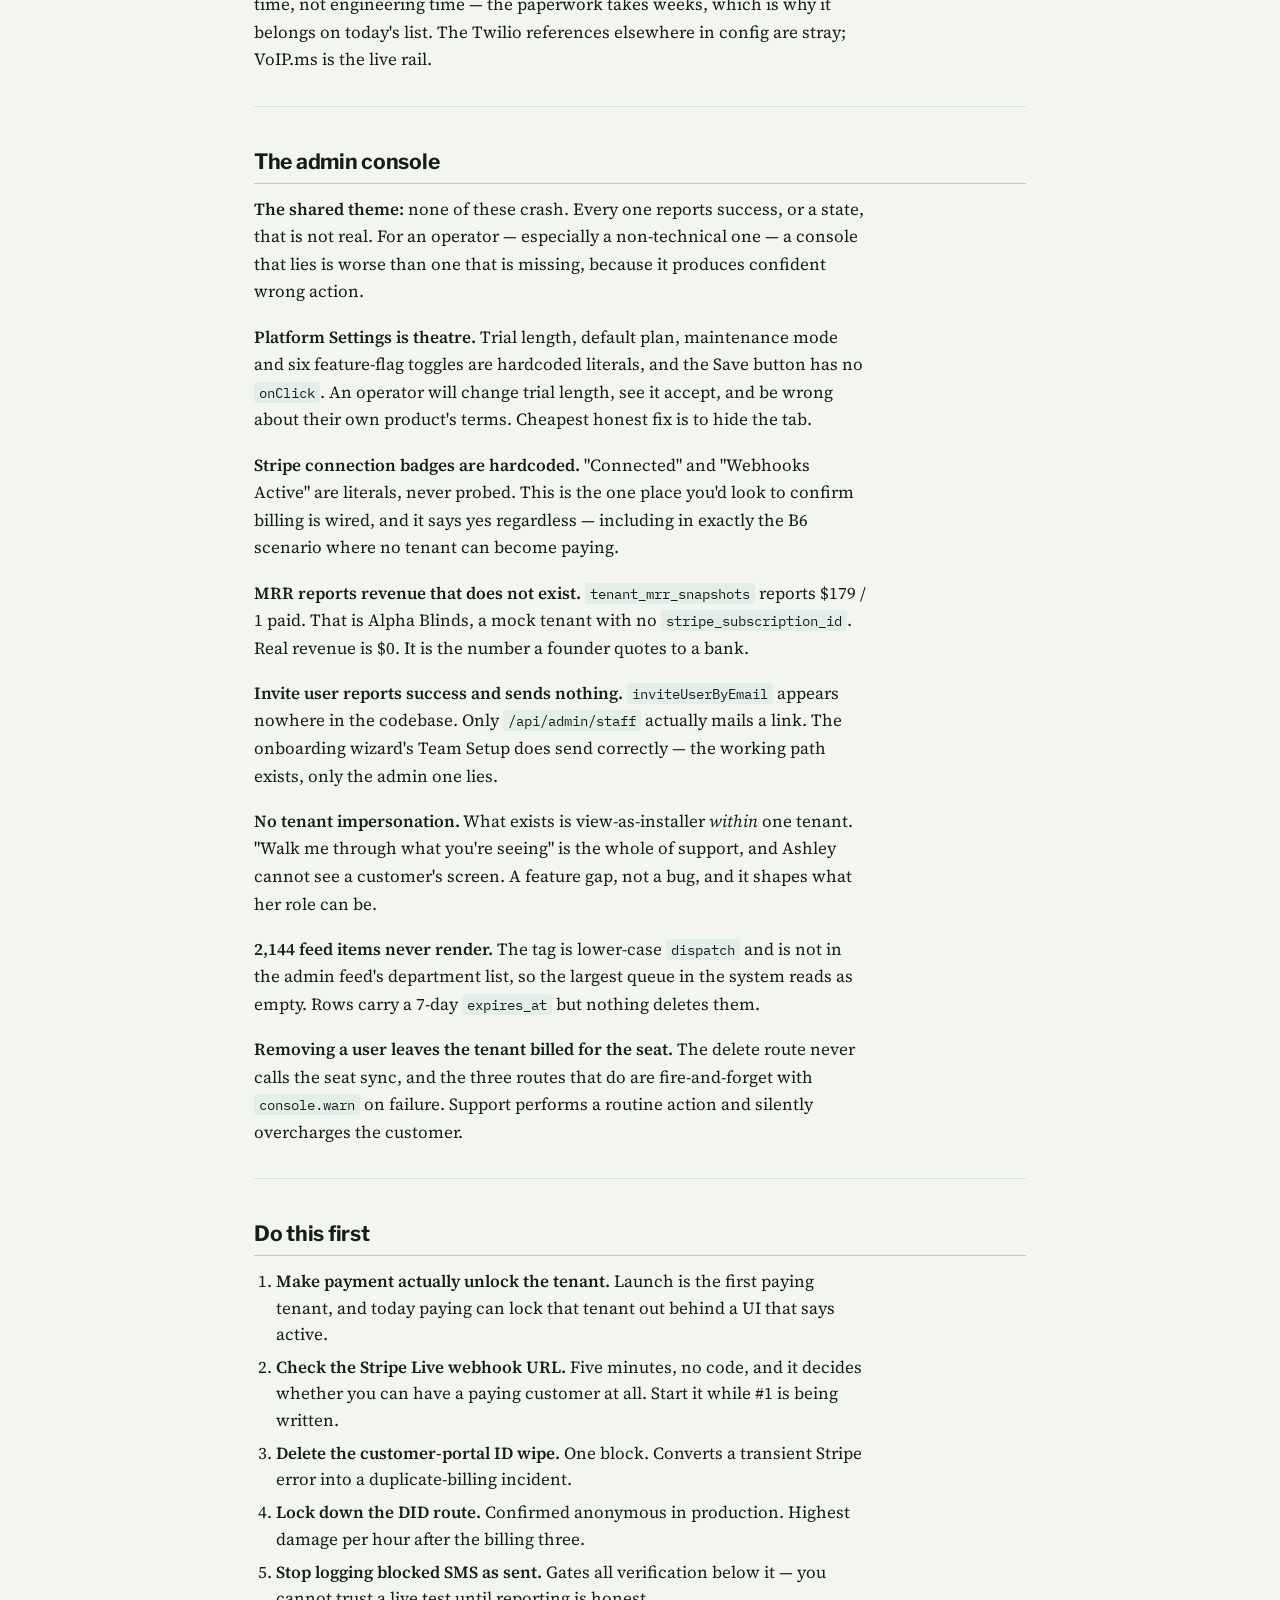
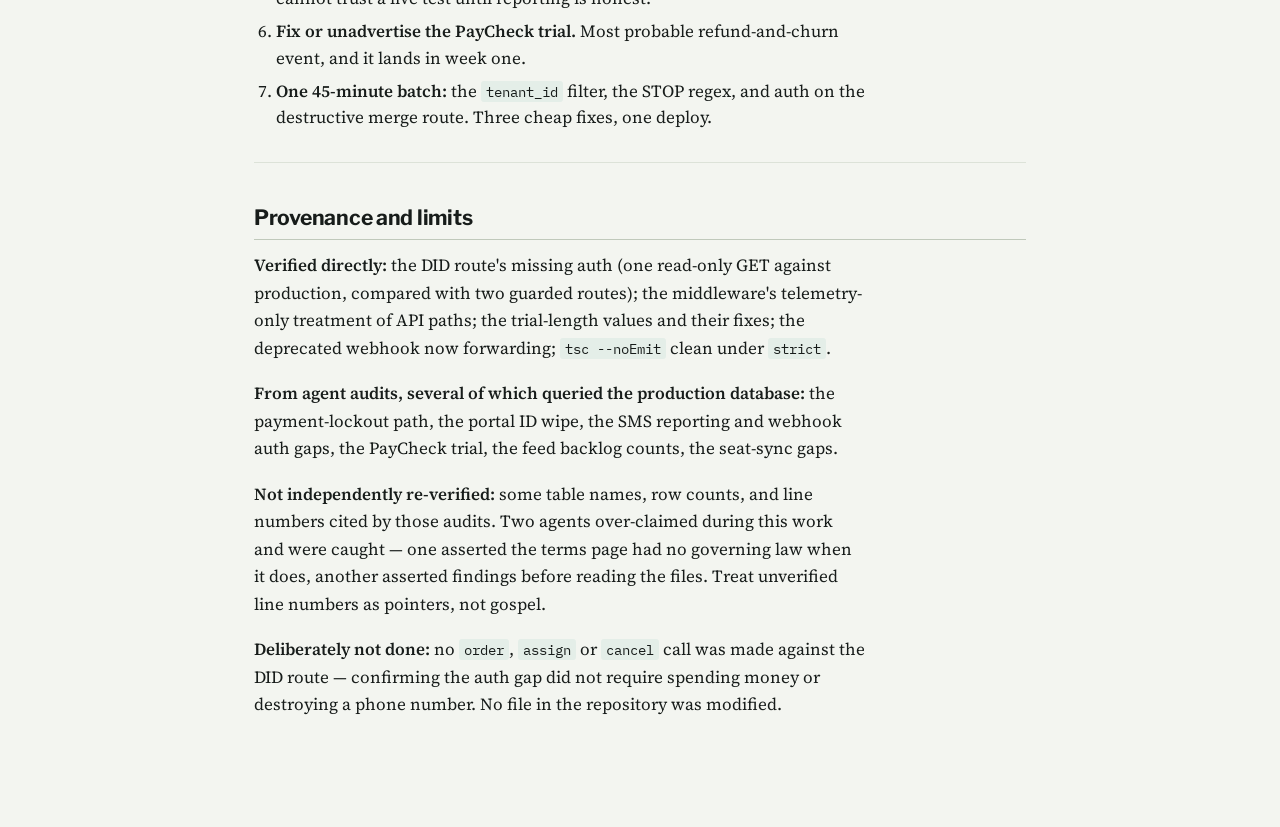
<file: guides/pre-launch-findings.html>
<!doctype html>
<html lang="en"><head>
<meta charset="utf-8">
<meta name="viewport" content="width=device-width, initial-scale=1, viewport-fit=cover">
<meta name="color-scheme" content="light dark">
<title>Before the First Paying Tenant — Founders' Charter</title>
<link rel="preconnect" href="https://fonts.googleapis.com">
<link rel="preconnect" href="https://fonts.gstatic.com" crossorigin>
<link rel="stylesheet" href="https://fonts.googleapis.com/css2?family=Libre+Franklin:wght@600;700;800&family=Source+Serif+4:ital,opsz,wght@0,8..60,400;0,8..60,600;1,8..60,400&family=IBM+Plex+Mono:wght@400;500&display=swap">
<style>:root{
  --paper:#F3F5F0; --surface:#FFFFFF; --ink:#171C1A; --ink-soft:#4E5852; --ink-faint:#79837C;
  --rule:#DCE2D8; --rule-strong:#C0C9BB; --accent:#1D5D4A; --accent-tint:#E4EEE8;
  --display:"Libre Franklin","Helvetica Neue",Helvetica,Arial,sans-serif;
  --body:"Source Serif 4",Georgia,"Times New Roman",serif;
  --mono:"IBM Plex Mono",ui-monospace,SFMono-Regular,Menlo,monospace;
  --gut:24px; --top-h:52px;
}
@media (prefers-color-scheme:dark){:root:not([data-theme="light"]){
  --paper:#121613; --surface:#191E1A; --ink:#E9EEE8; --ink-soft:#A6B0A8; --ink-faint:#7C8680;
  --rule:#28302A; --rule-strong:#3B453D; --accent:#63C1A1; --accent-tint:#16332B;
}}
:root[data-theme="dark"]{
  --paper:#121613; --surface:#191E1A; --ink:#E9EEE8; --ink-soft:#A6B0A8; --ink-faint:#7C8680;
  --rule:#28302A; --rule-strong:#3B453D; --accent:#63C1A1; --accent-tint:#16332B;
}
@media (max-width:720px){:root{--gut:16px}}
*{box-sizing:border-box}
html{-webkit-text-size-adjust:100%}
body{margin:0;background:var(--paper);color:var(--ink);font-family:var(--body);
     font-size:17px;line-height:1.62;-webkit-font-smoothing:antialiased;overflow-x:hidden}
@media (max-width:720px){body{font-size:16px}}
.topbar{position:sticky;top:0;z-index:30;background:var(--paper);border-bottom:1px solid var(--rule);padding:0 var(--gut)}
.topbar-inner{max-width:820px;margin:0 auto;height:var(--top-h);display:flex;align-items:center;gap:16px}
.back{font-family:var(--mono);font-size:11px;font-weight:500;letter-spacing:.08em;text-transform:uppercase;
      color:var(--accent);text-decoration:none;white-space:nowrap}
.back:hover{text-decoration:underline}
.wordmark{font-family:var(--display);font-weight:800;font-size:.82rem;margin-left:auto;color:var(--ink-faint);
          overflow:hidden;text-overflow:ellipsis;white-space:nowrap}
.wrap{max-width:820px;margin:0 auto;padding:36px var(--gut) 90px}
h1{font-family:var(--display);font-weight:800;font-size:clamp(1.9rem,5vw,2.6rem);line-height:1.06;
   letter-spacing:-.022em;text-wrap:balance;margin:0 0 18px}
h2{font-family:var(--display);font-weight:700;font-size:1.32rem;letter-spacing:-.013em;line-height:1.22;
   text-wrap:balance;margin:42px 0 12px;padding-bottom:8px;border-bottom:1px solid var(--rule-strong)}
h3{font-family:var(--display);font-weight:700;font-size:1.03rem;margin:26px 0 6px}
h4{font-family:var(--display);font-weight:700;font-size:.94rem;margin:20px 0 5px}
p{margin:0 0 1.05em;max-width:68ch}
.lede{font-size:1.1rem;color:var(--ink-soft);max-width:62ch}
strong{font-weight:600}
a{color:var(--accent)}
hr{border:0;border-top:1px solid var(--rule);margin:32px 0}
ul,ol{max-width:68ch;padding-left:22px;margin:0 0 1.05em}
li{margin-bottom:.4em;line-height:1.55}
code{font-family:var(--mono);font-size:.84em;background:var(--accent-tint);color:var(--ink);
     padding:1px 5px;border-radius:3px}
blockquote{margin:0 0 1.05em;padding:14px 18px;background:var(--surface);border:1px solid var(--rule);
           border-left:3px solid var(--accent);border-radius:3px;max-width:68ch}
blockquote p{margin-bottom:.7em}
blockquote p:last-child{margin-bottom:0}
blockquote ul,blockquote ol{margin-bottom:.7em}
.tw{overflow-x:auto;margin:0 0 1.3em;border:1px solid var(--rule);border-radius:4px;background:var(--surface)}
table{width:100%;border-collapse:collapse;font-size:.9rem;min-width:460px}
th{font-family:var(--mono);font-size:.68rem;letter-spacing:.09em;text-transform:uppercase;color:var(--ink-faint);
   text-align:left;padding:10px 12px;border-bottom:1px solid var(--rule-strong);font-weight:500;white-space:nowrap}
td{padding:10px 12px;border-bottom:1px solid var(--rule);vertical-align:top;line-height:1.5}
tbody tr:last-child td{border-bottom:none}
.cards{display:grid;grid-template-columns:1fr;gap:12px;margin-top:26px}
@media (min-width:640px){.cards{grid-template-columns:1fr 1fr}}
.card{display:block;background:var(--surface);border:1px solid var(--rule);border-left:3px solid var(--accent);
      border-radius:4px;padding:16px 18px;text-decoration:none;color:inherit}
.card:hover{border-color:var(--accent)}
.card h3{margin:0 0 5px;font-size:1.04rem;color:var(--ink)}
.card p{margin:0 0 8px;font-size:.87rem;color:var(--ink-soft);font-style:italic;max-width:none}
.wc{font-family:var(--mono);font-size:.68rem;letter-spacing:.07em;text-transform:uppercase;color:var(--ink-faint)}
:focus-visible{outline:2px solid var(--accent);outline-offset:2px}
</style>
</head><body>
<div class="topbar"><div class="topbar-inner">
  <a class="back" href="../">← Charter</a>
  <span class="wordmark">Founders' Charter</span>
</div></div>
<main class="wrap">
<h1>Before the First Paying Tenant</h1>
<p><em>Findings that stop or endanger the first paying customer, ranked by that test alone. Compiled 2026-09-10.</em></p>
<p>Launch is defined as the first paying tenant, so anything that fails at or before the moment of payment outranks everything else. Each finding carries the reason it was flagged, not just the defect.</p>
<p><strong>6 blockers · 8 high · 7 admin console · 3 already fixed · 0 paying tenants</strong></p>
<hr>
<h2>Already fixed — do not re-fix</h2>
<p><strong>Trial length is resolved at 30 days, from one source.</strong> <code>TRIAL_DAYS = 30</code> now lives in <code>lib/billing-constants.ts:14</code> — a deliberately dependency-free module so client components need not import the Stripe SDK — and is re-exported by <code>lib/stripe.ts:39</code>. <code>create-tenant</code> and <code>create-embedded-checkout</code> both import it. The earlier 30/14/30 split is gone. Residual: <code>api/tenant/initialize:121</code> still hardcodes <code>+ 30</code>, which now happens to agree, but should import the constant like everything else.</p>
<p><strong>The deprecated Stripe webhook forwards instead of 410ing.</strong> <code>api/stripe/webhook/route.ts</code> now imports and calls the canonical handler. Still confirm which URL Stripe Live points at — see B6.</p>
<hr>
<h2>Blockers</h2>
<h3>B1. Paying can lock the payer out</h3>
<p><code>app/api/webhooks/stripe/route.ts:612-617</code> — also <code>:166-178</code>, <code>:273-284</code></p>
<p><code>handlePaymentSucceeded</code> writes only <code>subscription_status: 'active'</code>. No <code>is_active: true</code>, no clearing of <code>locked_at</code> or <code>grace_ends_at</code>. Only <code>customer.subscription.resumed</code> clears all four.</p>
<p><strong>Why this is first:</strong> a tenant locked by the grace cron who then pays through the Stripe portal gets <code>active</code> written over <code>locked</code> while <code>is_active</code> stays false. Login gating still blocks them, and the locked banner stops rendering because it keys on <code>status === 'locked'</code>. They have paid, the UI says active, and they can neither get in nor see why. Nothing else on this list fails at the exact moment of success.</p>
<p><strong>Fix:</strong> make all three handlers write the same four fields <code>resumed</code> writes. ~1 hour.</p>
<h3>B2. The customer-portal error branch wipes a live customer's Stripe IDs</h3>
<p><code>app/api/stripe/customer-portal/route.ts:59-74</code></p>
<p>Any <code>resource_missing</code> — a dashboard deletion, a key rotation, a test/live mode slip — triggers <code>update({ stripe_customer_id: null, stripe_subscription_id: null, subscription_status: 'inactive' })</code>.</p>
<p><strong>Why flagged:</strong> Stripe keeps charging the orphaned subscription while the app believes the tenant has no billing, and routes them into a fresh checkout. Two live subscriptions, two charges. A destructive write on an error path with no confirmation and no audit row.</p>
<p><strong>Fix:</strong> delete the wipe. Log the mismatch and let a human decide. ~30 min.</p>
<h3>B3. The DID route has no authentication and spends the shared balance</h3>
<p><code>app/api/voipms/dids/route.js</code> · <code>src/middleware.js</code></p>
<p>Exports GET, POST and DELETE including <code>orderDID</code>, <code>assign</code> and <code>cancelDID</code>. <code>tenantId</code> and <code>did</code> come from the query string and body. Middleware matches <code>/api/:path*</code> but only runs telemetry on API routes — it never authenticates.</p>
<p><strong>Why flagged — verified live:</strong> an anonymous GET to production returned <strong>200</strong> while <code>/api/admin/tenants</code> returned 403 and <code>/api/work-orders</code> returned 401. The response body was an error from <em>VoIP.ms</em>, not the app, proving the anonymous request reached the provider using server credentials. Every tenant shares one subaccount and one prepaid balance, so draining it takes SMS down for all of them at once.</p>
<p>Only a read-only GET was tested. Order, assign and cancel were deliberately not exercised.</p>
<p><strong>Fix:</strong> platform-staff guard on all three verbs; derive tenantId from the session. ~1 hour.</p>
<h3>B4. Blocked SMS returns success and is stored as sent</h3>
<p><code>services/sms-gateway.js:294-297</code> · <code>api/webhooks/voipms/route.js:2072</code>, <code>:2131-2144</code></p>
<p>The gateway returns <code>{ success: true, blocked: true }</code> for a suppressed send. The webhook branches on <code>.success</code> alone and inserts <code>status: 'sent'</code>.</p>
<p><strong>Why flagged:</strong> under the deliberate per-order default-dry gate, every AI reply to a real homeowner is suppressed until that order is flipped live — yet the thread shows a delivered reply. The homeowner gets silence and support believes they were answered. This gates all other verification work: you cannot trust a live test until reporting is honest. <strong>The gate itself is correct and must not be touched</strong> — the reporting is the bug.</p>
<p><strong>Fix:</strong> check <code>blocked</code> before claiming success; write <code>status: 'blocked'</code>. ~2 hours.</p>
<h3>B5. The inbound SMS webhook is unauthenticated</h3>
<p><code>app/api/webhooks/voipms/route.js:415-422</code> · <code>app/api/sms/webhook/route.js</code></p>
<p>The secret check is commented out; the only gate is a User-Agent blocklist. A second route is an open forwarder into the same handler.</p>
<p><strong>Why flagged:</strong> anyone knowing a tenant DID and a homeowner number can confirm an appointment or permanently opt a homeowner out. Both irreversible from the tenant's side, and the opt-out has no self-service undo.</p>
<p><strong>Fix:</strong> shared secret in the callback URL, matching the email webhook pattern. ~1 hour.</p>
<h3>B6. Confirm the Stripe Live webhook URL</h3>
<p>Stripe dashboard — no code change</p>
<p>The legacy endpoint now forwards rather than 410ing. But if it carries its <em>own</em> signing secret, the forward 400s and events die after roughly three days of retries.</p>
<p><strong>Why flagged:</strong> five minutes, no code, and it is the difference between having a paying customer and not. The canonical handler is the only code that sets <code>subscription_status='active'</code>. Escape hatch if it has already bitten: <code>/api/admin/tenants/[id]/force-reactivate</code>.</p>
<hr>
<h2>High</h2>
<h3>H1. A routine Stripe event can end a PayCheck trial early</h3>
<p><code>api/webhooks/stripe/route.ts:802-840</code> — <code>syncVoucherAddonFeature()</code></p>
<p><strong>Correction to an earlier version of this document:</strong> the metadata-only trial bug is <strong>fixed</strong>. Trial start no longer attaches a billable Stripe item at all. Entitlement is granted locally (<code>features.voucher_addon = true</code>, <code>voucher_addon_billing_status: 'trial_pending_stripe'</code>) and <code>api/cron/voucher-trial-convert</code> attaches the $45 item only once the 30 days elapse. A customer is not charged during the trial.</p>
<p>What remains is subtler. <code>syncVoucherAddonFeature()</code> sets <code>features.voucher_addon</code> purely from whether a voucher price item currently exists on the subscription, unless the tenant is grandfathered. It does <strong>not</strong> check for <code>voucher_addon_billing_status === 'trial_pending_stripe'</code> — confirmed absent from that file.</p>
<p><strong>Why flagged:</strong> during the 30-day local trial no Stripe item exists by design. So any unrelated <code>customer.subscription.updated</code> event in that window — adding an installer seat, toggling AI Pro — computes <code>stripeSaysEntitled = false</code> and silently revokes the trial. The tenant loses PayCheck mid-trial for doing something unrelated, and nothing tells them why.</p>
<p><strong>Fix:</strong> treat <code>trial_pending_stripe</code> as entitled in the sync. ~30 min.</p>
<h3>H1b. The paywall advertises a 14-day PayCheck trial; the real one is 30</h3>
<p><code>lib/voucher-addon-gate.ts:59</code> vs <code>lib/stripe.ts:120</code></p>
<p>The 402 body returned to a blocked API caller reads <em>"Start the 14-day trial to unlock PDF import, manual IMAP sync, and the audit dashboard."</em> <code>SUBSCRIPTION_MODEL.voucher.trialDays</code> is 30, and every trial-creation route uses 30.</p>
<p><strong>Why flagged:</strong> understating your own trial by sixteen days is a self-inflicted conversion loss, and it is a one-word fix. ~5 min.</p>
<h3>H2. past_due and canceled are dead ends</h3>
<p><code>api/cron/grace-period/route.ts:108</code>, <code>:330</code> · <code>webhooks/stripe/route.ts:698-703</code>, <code>:403-406</code></p>
<p>The grace cron only acts on <code>paused</code>. <code>handlePaymentFailed</code> writes <code>past_due</code> with no <code>is_active: false</code>, and nothing reads either state to gate access.</p>
<p><strong>Why flagged:</strong> a declined card at trial end means indefinite free product. The 22-day lockout machinery only fires on the no-card path, so the paying-then-failing customer slips through. ~4 hours.</p>
<h3>H5. "Cancel my appointment" permanently opts the homeowner out</h3>
<p><code>api/webhooks/voipms/route.js:600</code></p>
<p>The STOP guardrail anchors on <code>/^(stop|...|cancel|end|quit|...)\b/i</code>. <code>cancel</code>, <code>end</code> and <code>quit</code> are ordinary scheduling words.</p>
<p><strong>Why flagged:</strong> a homeowner texting "cancel" to move a time slot is silenced permanently in that tenant's thread, before anything else reads the message. The tenant experiences it as their customer going dark for no reason, and may drive to an install that is not happening. No self-service undo, so every instance becomes a manual fix. STOP handling is otherwise correct — this is a regex scope problem. ~15 min.</p>
<h3>H6. Reply-engine routing is chosen by an arbitrary row</h3>
<p><code>api/webhooks/voipms/route.js:1830</code></p>
<p><code>sms_use_v2_fallback</code> is read with <code>.in('key', [...])</code> then <code>.find()</code> — no <code>tenant_id</code> filter. Every tenant gets its own row.</p>
<p><strong>Why flagged:</strong> one arbitrary row decides V1-vs-V2 reply routing for every tenant. Harmless today with one tenant; live the moment tenant #2 exists, which is the definition of launch. Every other config read in that file is tenant-scoped. One line. ~15 min.</p>
<h3>H7. Inbound messages vanish when no work order matches</h3>
<p><code>packages/database/migrations/002_sheets_integration.sql:82</code> · <code>webhooks/voipms/route.js:1729</code>, <code>:2221</code>, <code>:2329</code></p>
<p><code>work_order_id</code> is <code>NOT NULL</code> and no migration relaxes it. The insert passes <code>workOrder?.id || null</code>, fails, is <code>console.error</code>'d, and execution continues.</p>
<p><strong>Why flagged:</strong> if V2 Guardian then handles the message the route returns early and the rescue path never runs — the message exists nowhere. A homeowner wrote in and there is no record in any surface, so nobody can know it was lost. ~3 hours.</p>
<h3>H8. Support has no working queue for unanswered messages</h3>
<p><code>api/messages/unmatched</code> · <code>api/messages/count</code> · <code>webhooks/voipms/route.js:2324</code>, <code>:2602-2631</code></p>
<p><code>/api/messages/unmatched</code> filters on a status value written only by two dead files, so the tab is permanently empty. <code>/api/messages/count</code> counts <code>work_orders.contact_status</code>, not unread inbound. On LLM failure the row is stamped <code>guardian_failed</code> with no intervention and no alert.</p>
<p><strong>Why flagged:</strong> the highest-leverage fix for Ashley's actual job. She owns support and is non-technical; the one screen that would show her a dropped homeowner shows nothing, always. It does not prevent a loss — it makes losses <em>visible</em>, which is what turns support from guessing into working. ~4 hours.</p>
<h3>H9. Unknown inbound numbers are filed under a random work order</h3>
<p><code>api/webhooks/voipms/route.js:2386-2400</code> — <code>.limit(1)</code>, no ordering, <code>placeholderSource: 'random_fallback'</code>.</p>
<p><strong>Why flagged:</strong> homeowner A's text lands in homeowner B's thread, traced only in <code>activity_log</code>. Worse than losing the message, because it corrupts a second conversation and looks legitimate. ~1 hour.</p>
<h3>H14. No A2P 10DLC registration</h3>
<p><code>app/settings/page.tsx:1130-1132</code> — hardcoded <code>BU…</code>/<code>BN…</code>/<code>CM…</code> placeholders, Twilio-format IDs on a VoIP.ms stack. All tenants share one subaccount and one carrier reputation.</p>
<p><strong>Why flagged:</strong> unregistered A2P traffic gets filtered by carriers with no bounce you can see, so it fails exactly like the blocked-SMS bug: silently. Calendar time, not engineering time — the paperwork takes weeks, which is why it belongs on today's list. The Twilio references elsewhere in config are stray; VoIP.ms is the live rail.</p>
<hr>
<h2>The admin console</h2>
<p><strong>The shared theme:</strong> none of these crash. Every one reports success, or a state, that is not real. For an operator — especially a non-technical one — a console that lies is worse than one that is missing, because it produces confident wrong action.</p>
<p><strong>Platform Settings is theatre.</strong> Trial length, default plan, maintenance mode and six feature-flag toggles are hardcoded literals, and the Save button has no <code>onClick</code>. An operator will change trial length, see it accept, and be wrong about their own product's terms. Cheapest honest fix is to hide the tab.</p>
<p><strong>Stripe connection badges are hardcoded.</strong> "Connected" and "Webhooks Active" are literals, never probed. This is the one place you'd look to confirm billing is wired, and it says yes regardless — including in exactly the B6 scenario where no tenant can become paying.</p>
<p><strong>MRR reports revenue that does not exist.</strong> <code>tenant_mrr_snapshots</code> reports $179 / 1 paid. That is Alpha Blinds, a mock tenant with no <code>stripe_subscription_id</code>. Real revenue is $0. It is the number a founder quotes to a bank.</p>
<p><strong>Invite user reports success and sends nothing.</strong> <code>inviteUserByEmail</code> appears nowhere in the codebase. Only <code>/api/admin/staff</code> actually mails a link. The onboarding wizard's Team Setup does send correctly — the working path exists, only the admin one lies.</p>
<p><strong>No tenant impersonation.</strong> What exists is view-as-installer <em>within</em> one tenant. "Walk me through what you're seeing" is the whole of support, and Ashley cannot see a customer's screen. A feature gap, not a bug, and it shapes what her role can be.</p>
<p><strong>2,144 feed items never render.</strong> The tag is lower-case <code>dispatch</code> and is not in the admin feed's department list, so the largest queue in the system reads as empty. Rows carry a 7-day <code>expires_at</code> but nothing deletes them.</p>
<p><strong>Removing a user leaves the tenant billed for the seat.</strong> The delete route never calls the seat sync, and the three routes that do are fire-and-forget with <code>console.warn</code> on failure. Support performs a routine action and silently overcharges the customer.</p>
<hr>
<h2>Do this first</h2>
<ol><li><strong>Make payment actually unlock the tenant.</strong> Launch is the first paying tenant, and today paying can lock that tenant out behind a UI that says active.</li><li><strong>Check the Stripe Live webhook URL.</strong> Five minutes, no code, and it decides whether you can have a paying customer at all. Start it while #1 is being written.</li><li><strong>Delete the customer-portal ID wipe.</strong> One block. Converts a transient Stripe error into a duplicate-billing incident.</li><li><strong>Lock down the DID route.</strong> Confirmed anonymous in production. Highest damage per hour after the billing three.</li><li><strong>Stop logging blocked SMS as sent.</strong> Gates all verification below it — you cannot trust a live test until reporting is honest.</li><li><strong>Fix or unadvertise the PayCheck trial.</strong> Most probable refund-and-churn event, and it lands in week one.</li><li><strong>One 45-minute batch:</strong> the <code>tenant_id</code> filter, the STOP regex, and auth on the destructive merge route. Three cheap fixes, one deploy.</li></ol>
<hr>
<h2>Provenance and limits</h2>
<p><strong>Verified directly:</strong> the DID route's missing auth (one read-only GET against production, compared with two guarded routes); the middleware's telemetry-only treatment of API paths; the trial-length values and their fixes; the deprecated webhook now forwarding; <code>tsc --noEmit</code> clean under <code>strict</code>.</p>
<p><strong>From agent audits, several of which queried the production database:</strong> the payment-lockout path, the portal ID wipe, the SMS reporting and webhook auth gaps, the PayCheck trial, the feed backlog counts, the seat-sync gaps.</p>
<p><strong>Not independently re-verified:</strong> some table names, row counts, and line numbers cited by those audits. Two agents over-claimed during this work and were caught — one asserted the terms page had no governing law when it does, another asserted findings before reading the files. Treat unverified line numbers as pointers, not gospel.</p>
<p><strong>Deliberately not done:</strong> no <code>order</code>, <code>assign</code> or <code>cancel</code> call was made against the DID route — confirming the auth gap did not require spending money or destroying a phone number. No file in the repository was modified.</p>
</main>
</body></html>
</file>
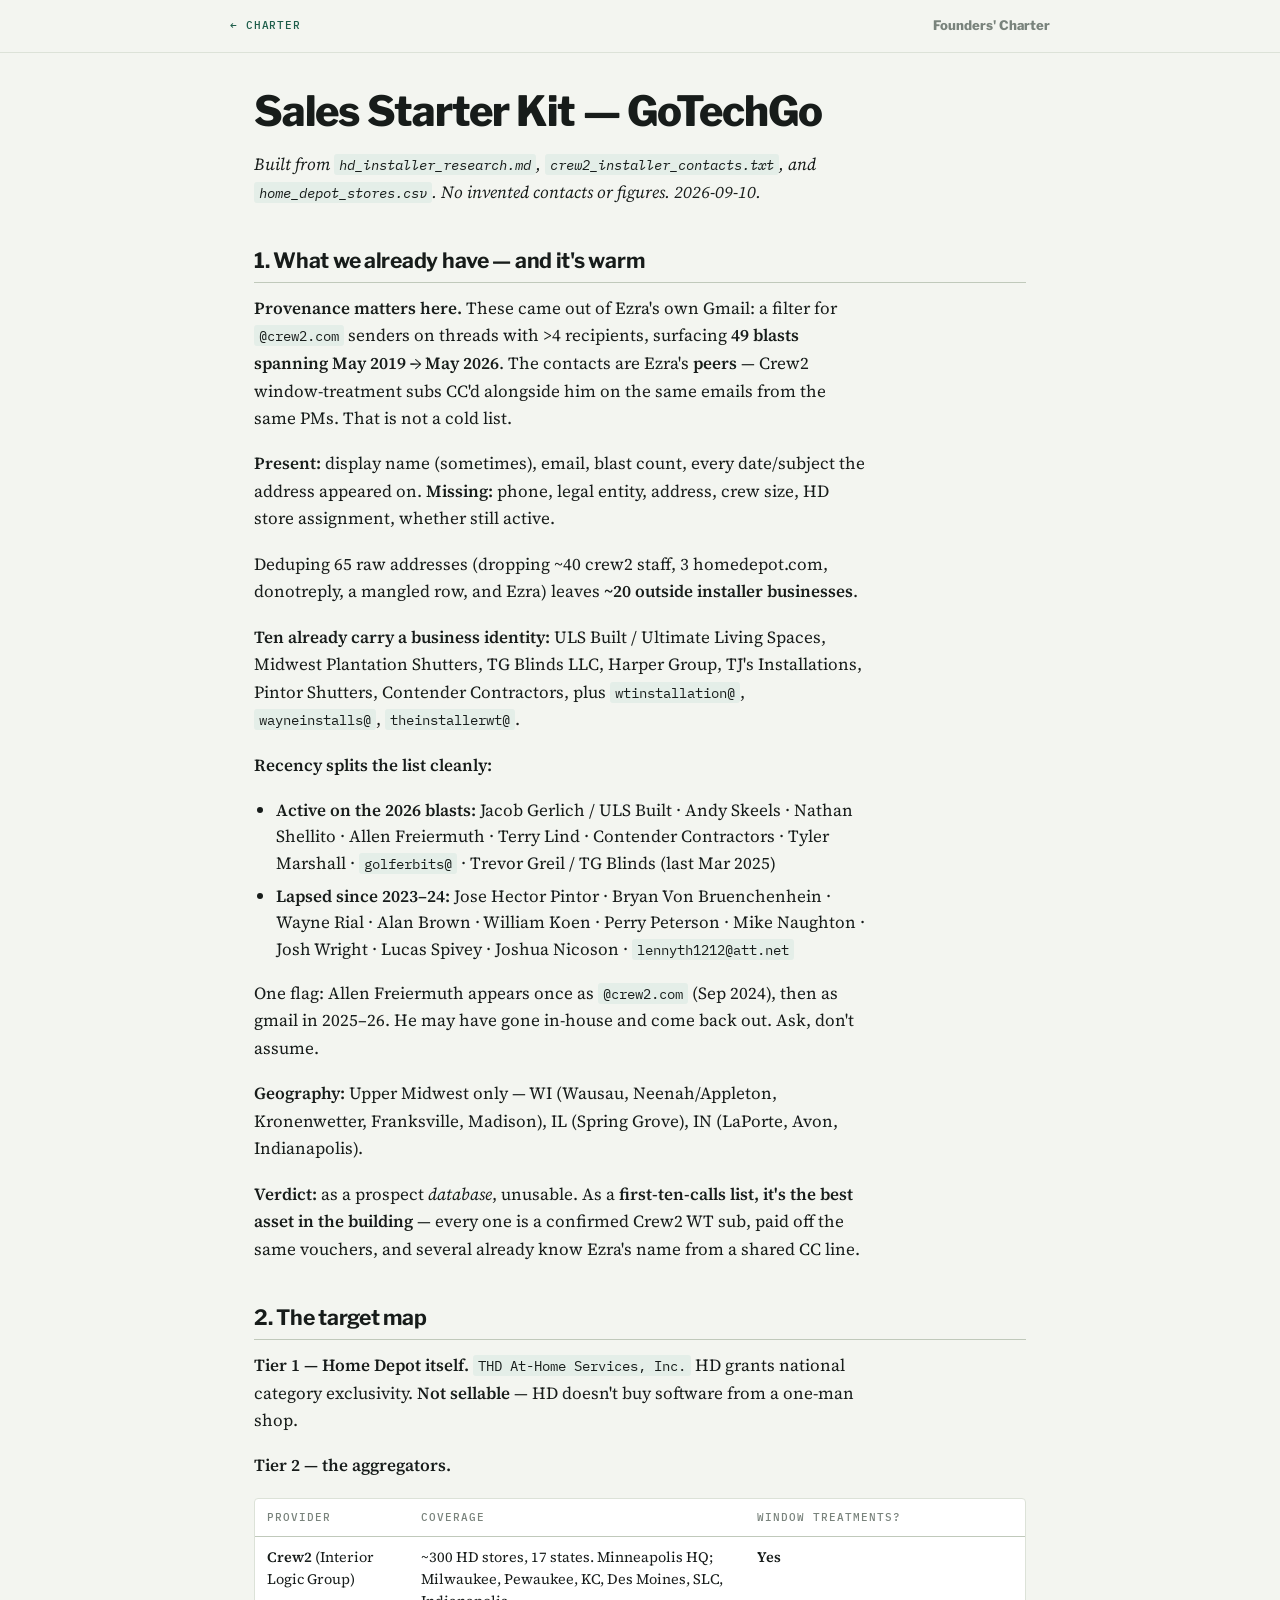
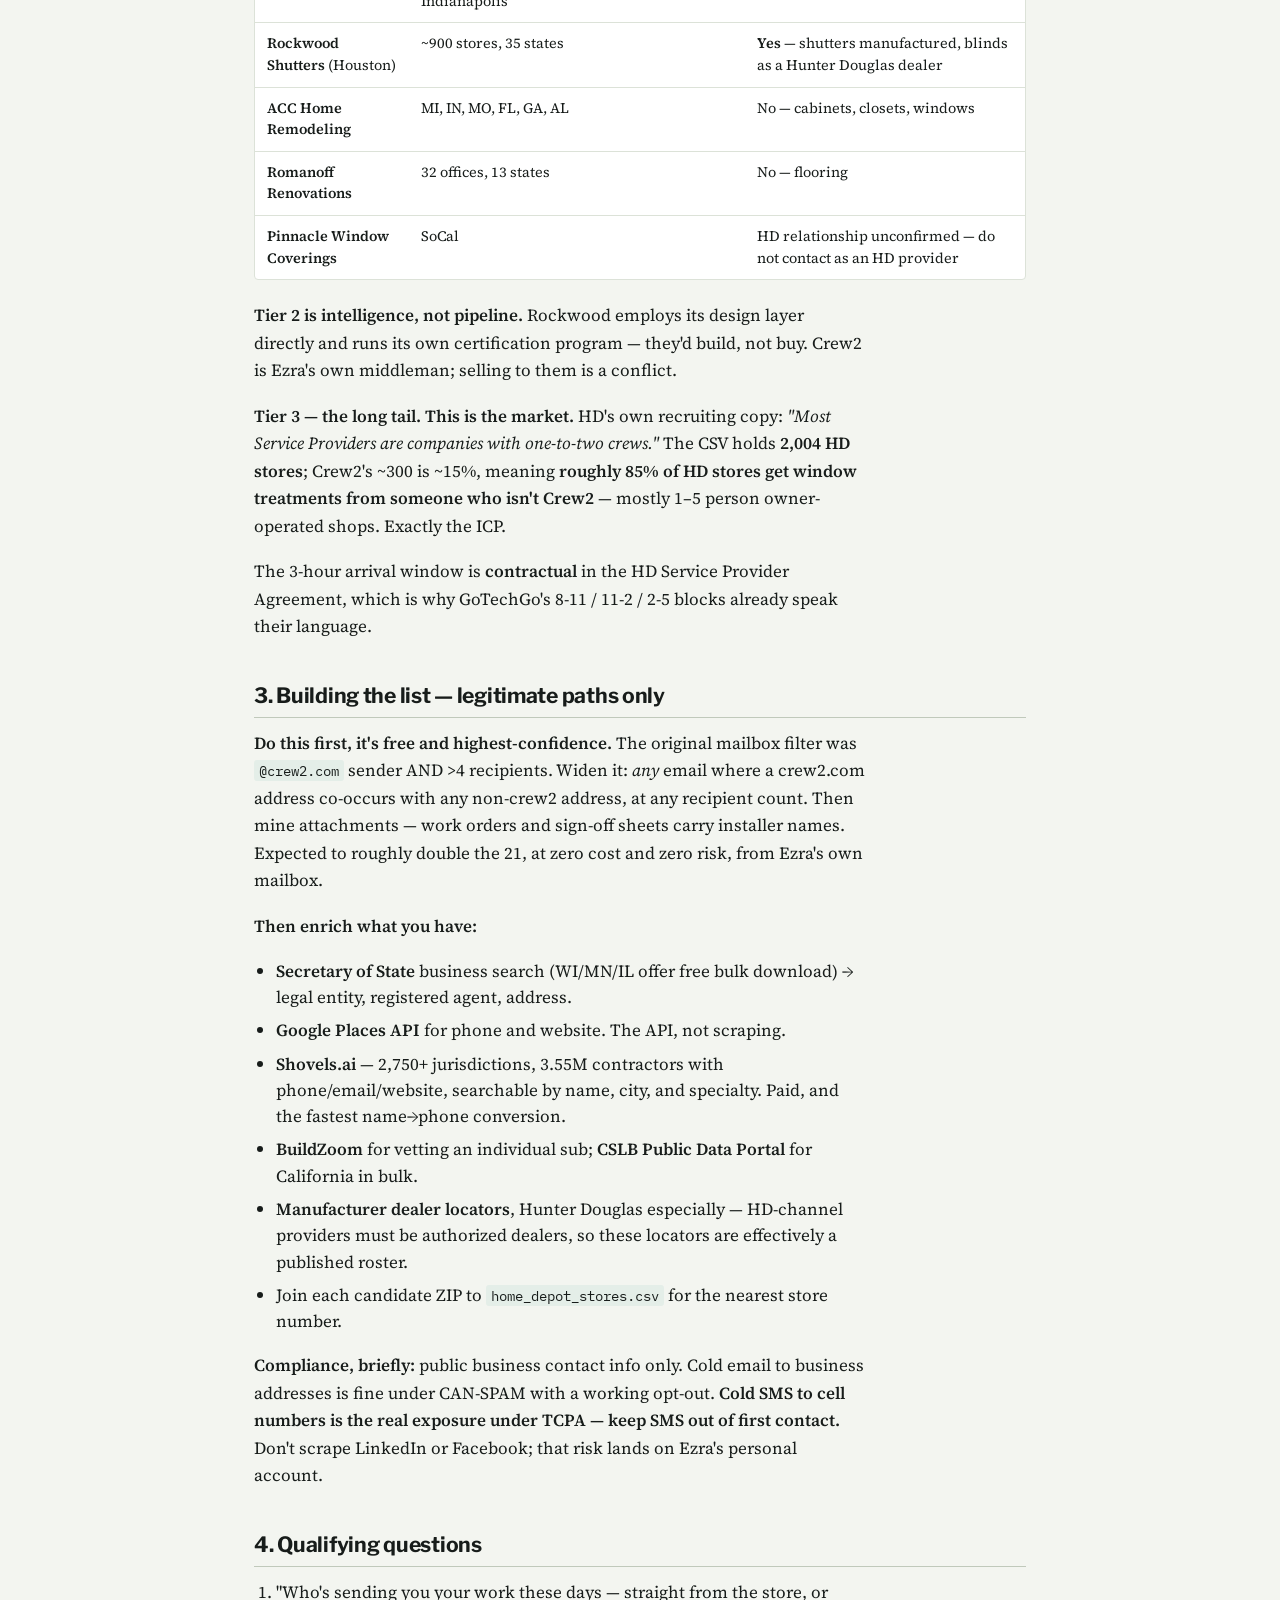
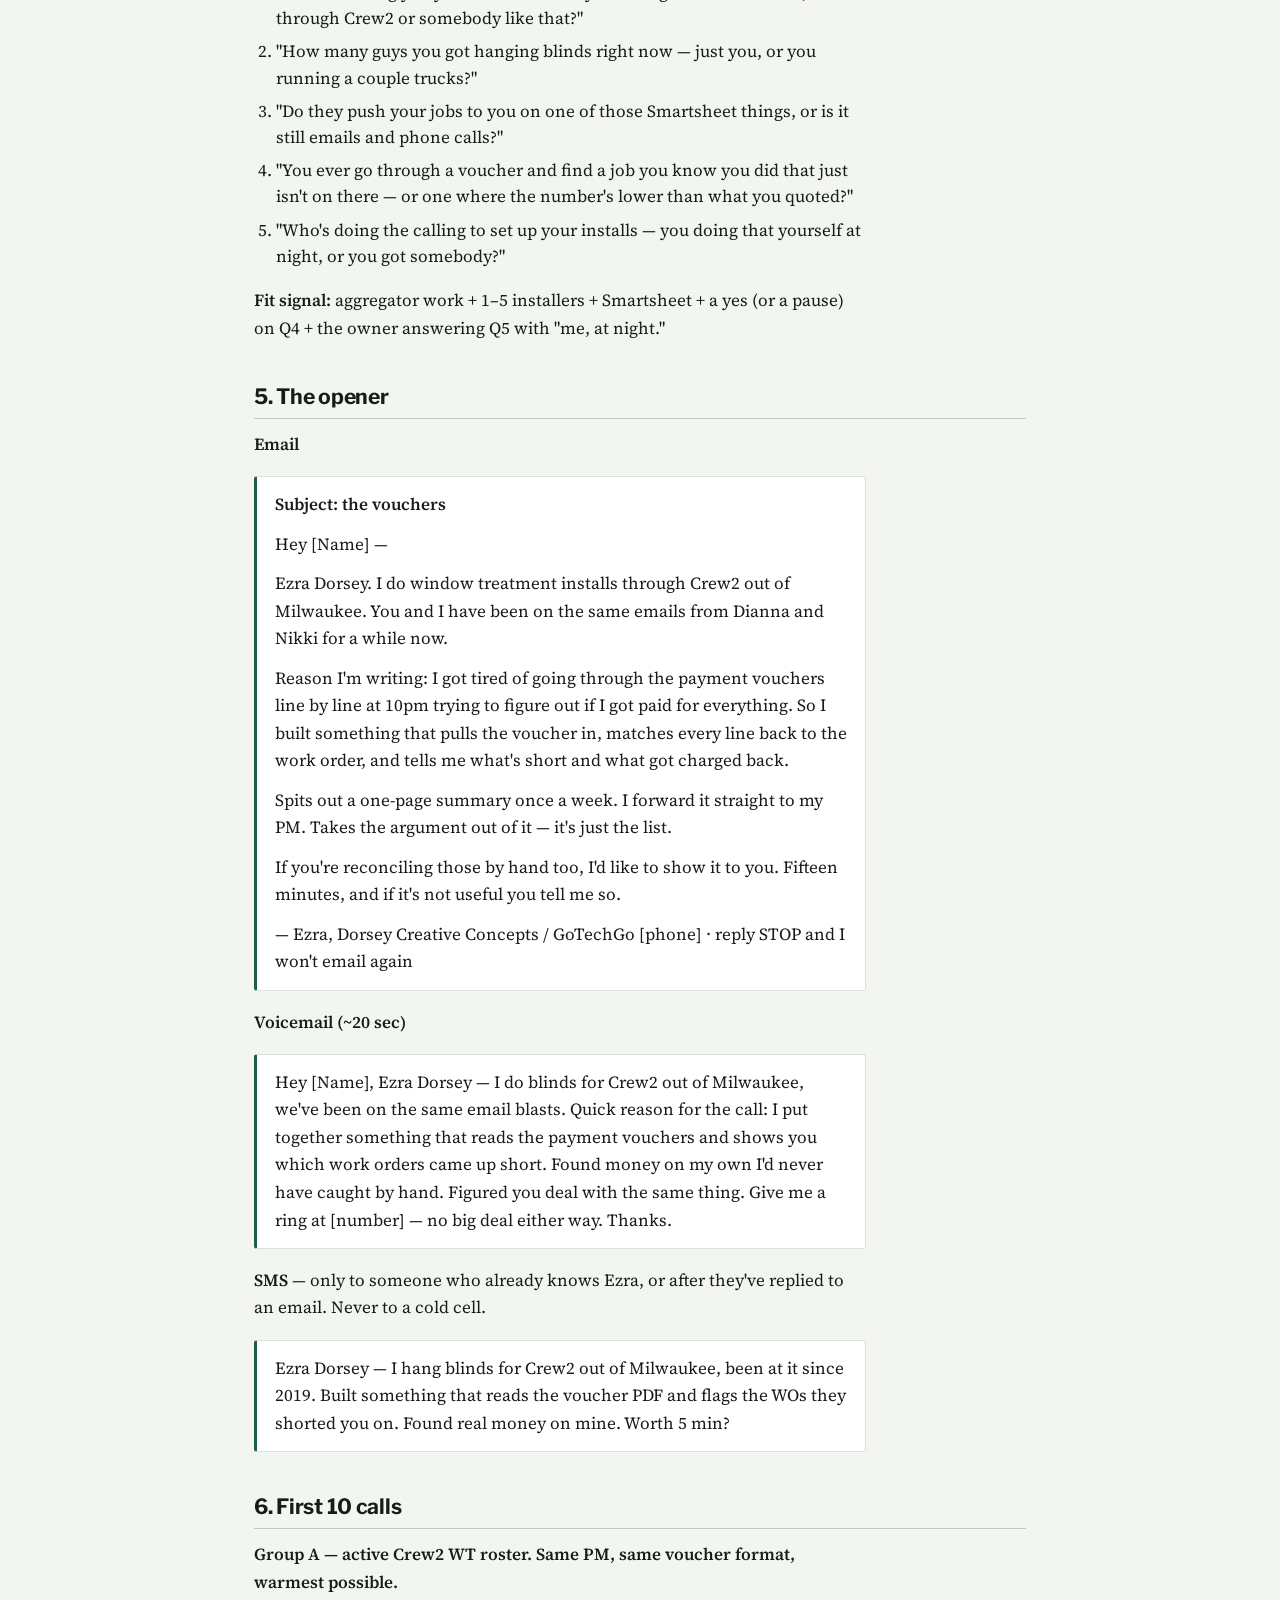
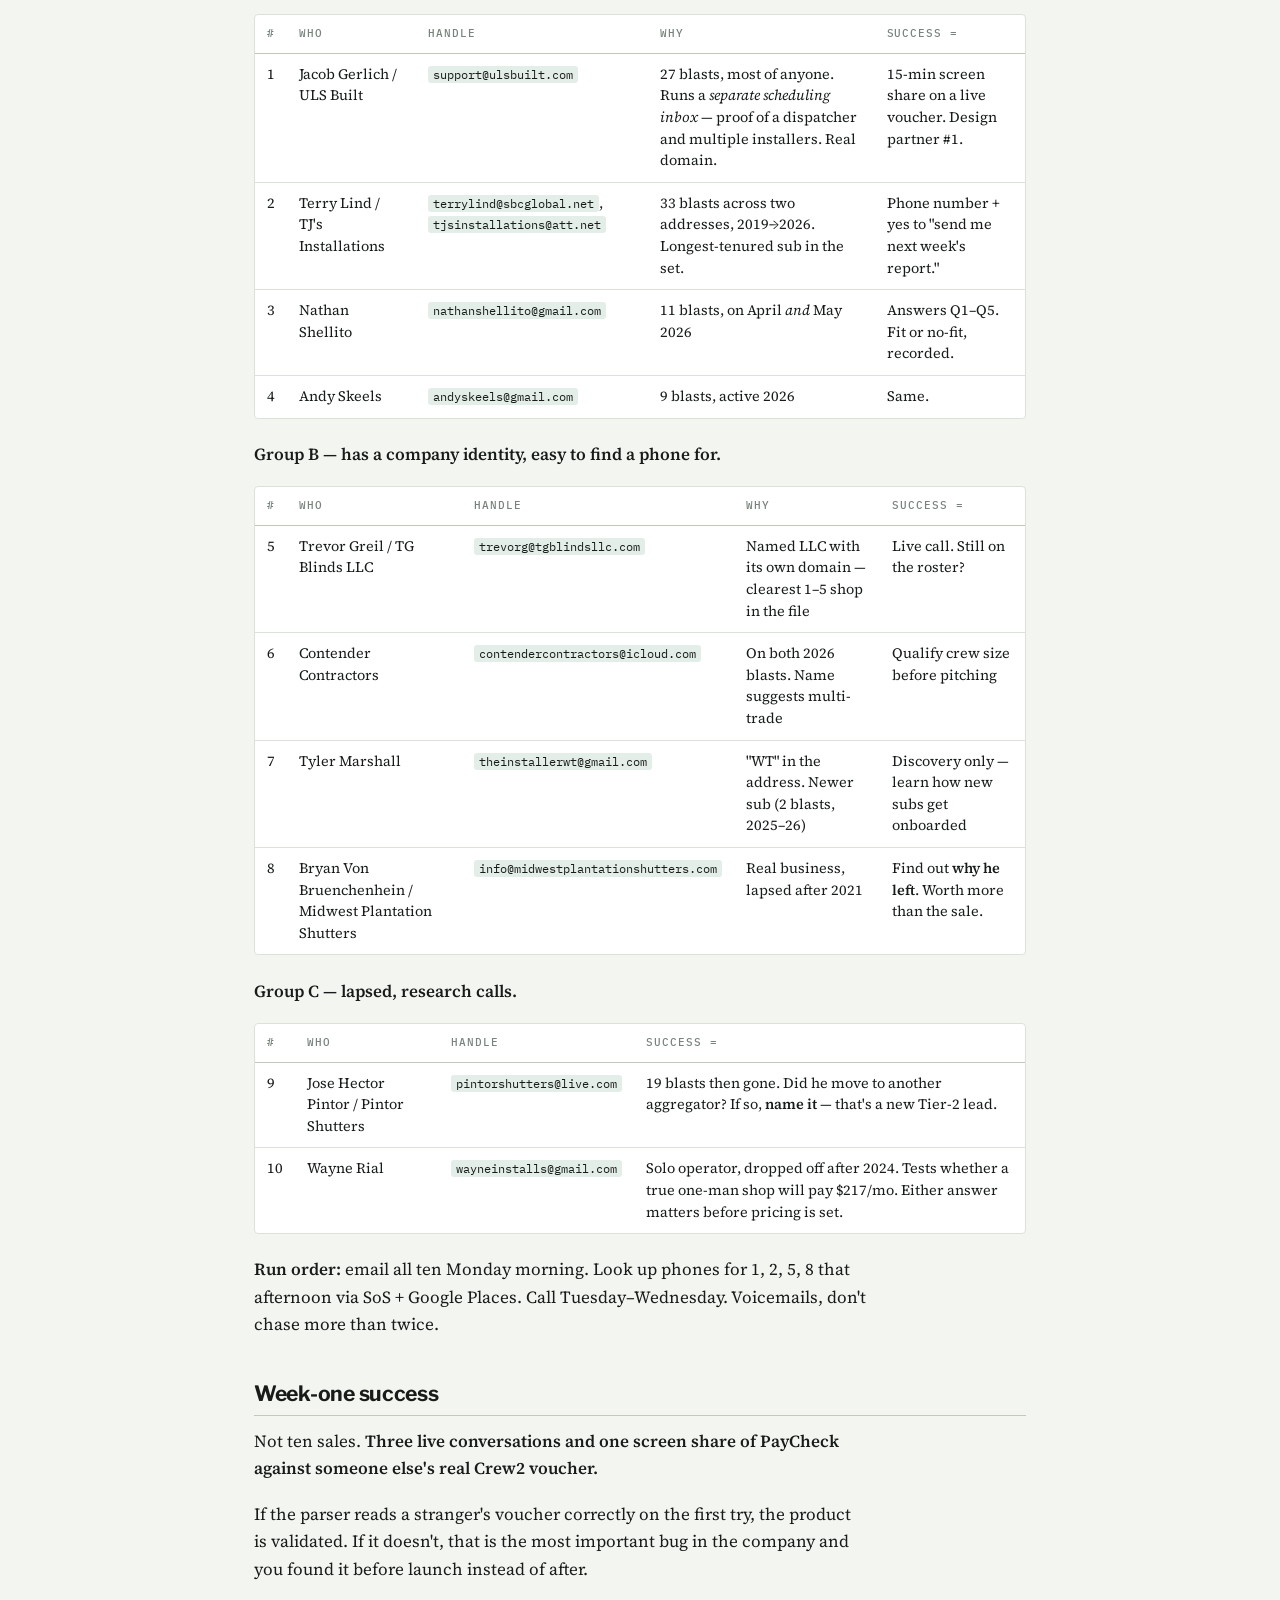
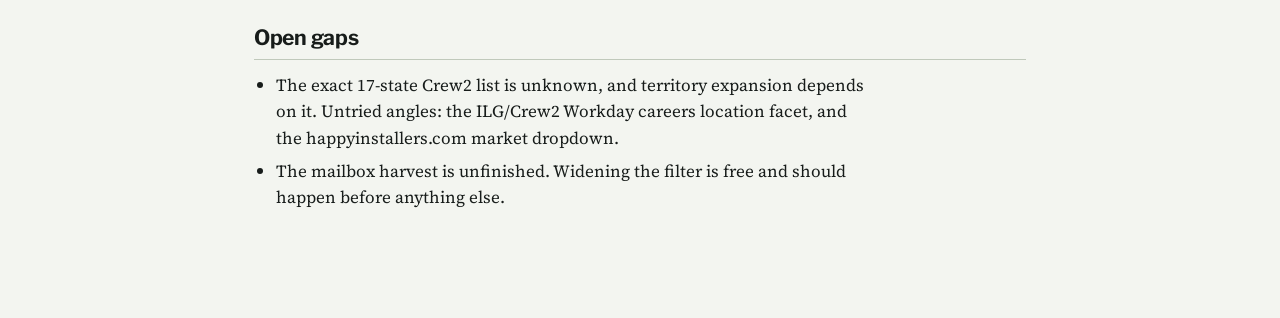
<file: guides/sales-starter-kit.html>
<!doctype html>
<html lang="en"><head>
<meta charset="utf-8">
<meta name="viewport" content="width=device-width, initial-scale=1, viewport-fit=cover">
<meta name="color-scheme" content="light dark">
<title>Sales Starter Kit — Founders' Charter</title>
<link rel="preconnect" href="https://fonts.googleapis.com">
<link rel="preconnect" href="https://fonts.gstatic.com" crossorigin>
<link rel="stylesheet" href="https://fonts.googleapis.com/css2?family=Libre+Franklin:wght@600;700;800&family=Source+Serif+4:ital,opsz,wght@0,8..60,400;0,8..60,600;1,8..60,400&family=IBM+Plex+Mono:wght@400;500&display=swap">
<style>:root{
  --paper:#F3F5F0; --surface:#FFFFFF; --ink:#171C1A; --ink-soft:#4E5852; --ink-faint:#79837C;
  --rule:#DCE2D8; --rule-strong:#C0C9BB; --accent:#1D5D4A; --accent-tint:#E4EEE8;
  --display:"Libre Franklin","Helvetica Neue",Helvetica,Arial,sans-serif;
  --body:"Source Serif 4",Georgia,"Times New Roman",serif;
  --mono:"IBM Plex Mono",ui-monospace,SFMono-Regular,Menlo,monospace;
  --gut:24px; --top-h:52px;
}
@media (prefers-color-scheme:dark){:root:not([data-theme="light"]){
  --paper:#121613; --surface:#191E1A; --ink:#E9EEE8; --ink-soft:#A6B0A8; --ink-faint:#7C8680;
  --rule:#28302A; --rule-strong:#3B453D; --accent:#63C1A1; --accent-tint:#16332B;
}}
:root[data-theme="dark"]{
  --paper:#121613; --surface:#191E1A; --ink:#E9EEE8; --ink-soft:#A6B0A8; --ink-faint:#7C8680;
  --rule:#28302A; --rule-strong:#3B453D; --accent:#63C1A1; --accent-tint:#16332B;
}
@media (max-width:720px){:root{--gut:16px}}
*{box-sizing:border-box}
html{-webkit-text-size-adjust:100%}
body{margin:0;background:var(--paper);color:var(--ink);font-family:var(--body);
     font-size:17px;line-height:1.62;-webkit-font-smoothing:antialiased;overflow-x:hidden}
@media (max-width:720px){body{font-size:16px}}
.topbar{position:sticky;top:0;z-index:30;background:var(--paper);border-bottom:1px solid var(--rule);padding:0 var(--gut)}
.topbar-inner{max-width:820px;margin:0 auto;height:var(--top-h);display:flex;align-items:center;gap:16px}
.back{font-family:var(--mono);font-size:11px;font-weight:500;letter-spacing:.08em;text-transform:uppercase;
      color:var(--accent);text-decoration:none;white-space:nowrap}
.back:hover{text-decoration:underline}
.wordmark{font-family:var(--display);font-weight:800;font-size:.82rem;margin-left:auto;color:var(--ink-faint);
          overflow:hidden;text-overflow:ellipsis;white-space:nowrap}
.wrap{max-width:820px;margin:0 auto;padding:36px var(--gut) 90px}
h1{font-family:var(--display);font-weight:800;font-size:clamp(1.9rem,5vw,2.6rem);line-height:1.06;
   letter-spacing:-.022em;text-wrap:balance;margin:0 0 18px}
h2{font-family:var(--display);font-weight:700;font-size:1.32rem;letter-spacing:-.013em;line-height:1.22;
   text-wrap:balance;margin:42px 0 12px;padding-bottom:8px;border-bottom:1px solid var(--rule-strong)}
h3{font-family:var(--display);font-weight:700;font-size:1.03rem;margin:26px 0 6px}
h4{font-family:var(--display);font-weight:700;font-size:.94rem;margin:20px 0 5px}
p{margin:0 0 1.05em;max-width:68ch}
.lede{font-size:1.1rem;color:var(--ink-soft);max-width:62ch}
strong{font-weight:600}
a{color:var(--accent)}
hr{border:0;border-top:1px solid var(--rule);margin:32px 0}
ul,ol{max-width:68ch;padding-left:22px;margin:0 0 1.05em}
li{margin-bottom:.4em;line-height:1.55}
code{font-family:var(--mono);font-size:.84em;background:var(--accent-tint);color:var(--ink);
     padding:1px 5px;border-radius:3px}
blockquote{margin:0 0 1.05em;padding:14px 18px;background:var(--surface);border:1px solid var(--rule);
           border-left:3px solid var(--accent);border-radius:3px;max-width:68ch}
blockquote p{margin-bottom:.7em}
blockquote p:last-child{margin-bottom:0}
blockquote ul,blockquote ol{margin-bottom:.7em}
.tw{overflow-x:auto;margin:0 0 1.3em;border:1px solid var(--rule);border-radius:4px;background:var(--surface)}
table{width:100%;border-collapse:collapse;font-size:.9rem;min-width:460px}
th{font-family:var(--mono);font-size:.68rem;letter-spacing:.09em;text-transform:uppercase;color:var(--ink-faint);
   text-align:left;padding:10px 12px;border-bottom:1px solid var(--rule-strong);font-weight:500;white-space:nowrap}
td{padding:10px 12px;border-bottom:1px solid var(--rule);vertical-align:top;line-height:1.5}
tbody tr:last-child td{border-bottom:none}
.cards{display:grid;grid-template-columns:1fr;gap:12px;margin-top:26px}
@media (min-width:640px){.cards{grid-template-columns:1fr 1fr}}
.card{display:block;background:var(--surface);border:1px solid var(--rule);border-left:3px solid var(--accent);
      border-radius:4px;padding:16px 18px;text-decoration:none;color:inherit}
.card:hover{border-color:var(--accent)}
.card h3{margin:0 0 5px;font-size:1.04rem;color:var(--ink)}
.card p{margin:0 0 8px;font-size:.87rem;color:var(--ink-soft);font-style:italic;max-width:none}
.wc{font-family:var(--mono);font-size:.68rem;letter-spacing:.07em;text-transform:uppercase;color:var(--ink-faint)}
:focus-visible{outline:2px solid var(--accent);outline-offset:2px}
</style>
</head><body>
<div class="topbar"><div class="topbar-inner">
  <a class="back" href="../">← Charter</a>
  <span class="wordmark">Founders' Charter</span>
</div></div>
<main class="wrap">
<h1>Sales Starter Kit — GoTechGo</h1>
<p><em>Built from <code>hd_installer_research.md</code>, <code>crew2_installer_contacts.txt</code>, and <code>home_depot_stores.csv</code>. No invented contacts or figures. 2026-09-10.</em></p>
<h2>1. What we already have — and it's warm</h2>
<p><strong>Provenance matters here.</strong> These came out of Ezra's own Gmail: a filter for <code>@crew2.com</code> senders on threads with &gt;4 recipients, surfacing <strong>49 blasts spanning May 2019 → May 2026</strong>. The contacts are Ezra's <strong>peers</strong> — Crew2 window-treatment subs CC'd alongside him on the same emails from the same PMs. That is not a cold list.</p>
<p><strong>Present:</strong> display name (sometimes), email, blast count, every date/subject the address appeared on. <strong>Missing:</strong> phone, legal entity, address, crew size, HD store assignment, whether still active.</p>
<p>Deduping 65 raw addresses (dropping ~40 crew2 staff, 3 homedepot.com, donotreply, a mangled row, and Ezra) leaves <strong>~20 outside installer businesses</strong>.</p>
<p><strong>Ten already carry a business identity:</strong> ULS Built / Ultimate Living Spaces, Midwest Plantation Shutters, TG Blinds LLC, Harper Group, TJ's Installations, Pintor Shutters, Contender Contractors, plus <code>wtinstallation@</code>, <code>wayneinstalls@</code>, <code>theinstallerwt@</code>.</p>
<p><strong>Recency splits the list cleanly:</strong></p>
<ul><li><strong>Active on the 2026 blasts:</strong> Jacob Gerlich / ULS Built · Andy Skeels · Nathan Shellito · Allen Freiermuth · Terry Lind · Contender Contractors · Tyler Marshall · <code>golferbits@</code> · Trevor Greil / TG Blinds (last Mar 2025)</li><li><strong>Lapsed since 2023–24:</strong> Jose Hector Pintor · Bryan Von Bruenchenhein · Wayne Rial · Alan Brown · William Koen · Perry Peterson · Mike Naughton · Josh Wright · Lucas Spivey · Joshua Nicoson · <code>lennyth1212@att.net</code></li></ul>
<p>One flag: Allen Freiermuth appears once as <code>@crew2.com</code> (Sep 2024), then as gmail in 2025–26. He may have gone in-house and come back out. Ask, don't assume.</p>
<p><strong>Geography:</strong> Upper Midwest only — WI (Wausau, Neenah/Appleton, Kronenwetter, Franksville, Madison), IL (Spring Grove), IN (LaPorte, Avon, Indianapolis).</p>
<p><strong>Verdict:</strong> as a prospect <em>database</em>, unusable. As a <strong>first-ten-calls list, it's the best asset in the building</strong> — every one is a confirmed Crew2 WT sub, paid off the same vouchers, and several already know Ezra's name from a shared CC line.</p>
<h2>2. The target map</h2>
<p><strong>Tier 1 — Home Depot itself.</strong> <code>THD At-Home Services, Inc.</code> HD grants national category exclusivity. <strong>Not sellable</strong> — HD doesn't buy software from a one-man shop.</p>
<p><strong>Tier 2 — the aggregators.</strong></p>
<div class="tw"><table><thead><tr><th>Provider</th><th>Coverage</th><th>Window treatments?</th></tr></thead><tbody><tr><td><strong>Crew2</strong> (Interior Logic Group)</td><td>~300 HD stores, 17 states. Minneapolis HQ; Milwaukee, Pewaukee, KC, Des Moines, SLC, Indianapolis</td><td><strong>Yes</strong></td></tr><tr><td><strong>Rockwood Shutters</strong> (Houston)</td><td>~900 stores, 35 states</td><td><strong>Yes</strong> — shutters manufactured, blinds as a Hunter Douglas dealer</td></tr><tr><td><strong>ACC Home Remodeling</strong></td><td>MI, IN, MO, FL, GA, AL</td><td>No — cabinets, closets, windows</td></tr><tr><td><strong>Romanoff Renovations</strong></td><td>32 offices, 13 states</td><td>No — flooring</td></tr><tr><td><strong>Pinnacle Window Coverings</strong></td><td>SoCal</td><td>HD relationship unconfirmed — do not contact as an HD provider</td></tr></tbody></table></div>
<p><strong>Tier 2 is intelligence, not pipeline.</strong> Rockwood employs its design layer directly and runs its own certification program — they'd build, not buy. Crew2 is Ezra's own middleman; selling to them is a conflict.</p>
<p><strong>Tier 3 — the long tail. This is the market.</strong> HD's own recruiting copy: <em>"Most Service Providers are companies with one-to-two crews."</em> The CSV holds <strong>2,004 HD stores</strong>; Crew2's ~300 is ~15%, meaning <strong>roughly 85% of HD stores get window treatments from someone who isn't Crew2</strong> — mostly 1–5 person owner-operated shops. Exactly the ICP.</p>
<p>The 3-hour arrival window is <strong>contractual</strong> in the HD Service Provider Agreement, which is why GoTechGo's 8-11 / 11-2 / 2-5 blocks already speak their language.</p>
<h2>3. Building the list — legitimate paths only</h2>
<p><strong>Do this first, it's free and highest-confidence.</strong> The original mailbox filter was <code>@crew2.com</code> sender AND &gt;4 recipients. Widen it: <em>any</em> email where a crew2.com address co-occurs with any non-crew2 address, at any recipient count. Then mine attachments — work orders and sign-off sheets carry installer names. Expected to roughly double the 21, at zero cost and zero risk, from Ezra's own mailbox.</p>
<p><strong>Then enrich what you have:</strong></p>
<ul><li><strong>Secretary of State</strong> business search (WI/MN/IL offer free bulk download) → legal entity, registered agent, address.</li><li><strong>Google Places API</strong> for phone and website. The API, not scraping.</li><li><strong>Shovels.ai</strong> — 2,750+ jurisdictions, 3.55M contractors with phone/email/website, searchable by name, city, and specialty. Paid, and the fastest name→phone conversion.</li><li><strong>BuildZoom</strong> for vetting an individual sub; <strong>CSLB Public Data Portal</strong> for California in bulk.</li><li><strong>Manufacturer dealer locators</strong>, Hunter Douglas especially — HD-channel providers must be authorized dealers, so these locators are effectively a published roster.</li><li>Join each candidate ZIP to <code>home_depot_stores.csv</code> for the nearest store number.</li></ul>
<p><strong>Compliance, briefly:</strong> public business contact info only. Cold email to business addresses is fine under CAN-SPAM with a working opt-out. <strong>Cold SMS to cell numbers is the real exposure under TCPA — keep SMS out of first contact.</strong> Don't scrape LinkedIn or Facebook; that risk lands on Ezra's personal account.</p>
<h2>4. Qualifying questions</h2>
<ol><li>"Who's sending you your work these days — straight from the store, or through Crew2 or somebody like that?"</li><li>"How many guys you got hanging blinds right now — just you, or you running a couple trucks?"</li><li>"Do they push your jobs to you on one of those Smartsheet things, or is it still emails and phone calls?"</li><li>"You ever go through a voucher and find a job you know you did that just isn't on there — or one where the number's lower than what you quoted?"</li><li>"Who's doing the calling to set up your installs — you doing that yourself at night, or you got somebody?"</li></ol>
<p><strong>Fit signal:</strong> aggregator work + 1–5 installers + Smartsheet + a yes (or a pause) on Q4 + the owner answering Q5 with "me, at night."</p>
<h2>5. The opener</h2>
<p><strong>Email</strong></p>
<blockquote><p><strong>Subject: the vouchers</strong></p>
<p>Hey [Name] —</p>
<p>Ezra Dorsey. I do window treatment installs through Crew2 out of Milwaukee. You and I have been on the same emails from Dianna and Nikki for a while now.</p>
<p>Reason I'm writing: I got tired of going through the payment vouchers line by line at 10pm trying to figure out if I got paid for everything. So I built something that pulls the voucher in, matches every line back to the work order, and tells me what's short and what got charged back.</p>
<p>Spits out a one-page summary once a week. I forward it straight to my PM. Takes the argument out of it — it's just the list.</p>
<p>If you're reconciling those by hand too, I'd like to show it to you. Fifteen minutes, and if it's not useful you tell me so.</p>
<p>— Ezra, Dorsey Creative Concepts / GoTechGo [phone] · reply STOP and I won't email again</p></blockquote>
<p><strong>Voicemail (~20 sec)</strong></p>
<blockquote><p>Hey [Name], Ezra Dorsey — I do blinds for Crew2 out of Milwaukee, we've been on the same email blasts. Quick reason for the call: I put together something that reads the payment vouchers and shows you which work orders came up short. Found money on my own I'd never have caught by hand. Figured you deal with the same thing. Give me a ring at [number] — no big deal either way. Thanks.</p></blockquote>
<p><strong>SMS</strong> — only to someone who already knows Ezra, or after they've replied to an email. Never to a cold cell.</p>
<blockquote><p>Ezra Dorsey — I hang blinds for Crew2 out of Milwaukee, been at it since 2019. Built something that reads the voucher PDF and flags the WOs they shorted you on. Found real money on mine. Worth 5 min?</p></blockquote>
<h2>6. First 10 calls</h2>
<p><strong>Group A — active Crew2 WT roster. Same PM, same voucher format, warmest possible.</strong></p>
<div class="tw"><table><thead><tr><th>#</th><th>Who</th><th>Handle</th><th>Why</th><th>Success =</th></tr></thead><tbody><tr><td>1</td><td>Jacob Gerlich / ULS Built</td><td><code>support@ulsbuilt.com</code></td><td>27 blasts, most of anyone. Runs a <em>separate scheduling inbox</em> — proof of a dispatcher and multiple installers. Real domain.</td><td>15-min screen share on a live voucher. Design partner #1.</td></tr><tr><td>2</td><td>Terry Lind / TJ's Installations</td><td><code>terrylind@sbcglobal.net</code>, <code>tjsinstallations@att.net</code></td><td>33 blasts across two addresses, 2019→2026. Longest-tenured sub in the set.</td><td>Phone number + yes to "send me next week's report."</td></tr><tr><td>3</td><td>Nathan Shellito</td><td><code>nathanshellito@gmail.com</code></td><td>11 blasts, on April <em>and</em> May 2026</td><td>Answers Q1–Q5. Fit or no-fit, recorded.</td></tr><tr><td>4</td><td>Andy Skeels</td><td><code>andyskeels@gmail.com</code></td><td>9 blasts, active 2026</td><td>Same.</td></tr></tbody></table></div>
<p><strong>Group B — has a company identity, easy to find a phone for.</strong></p>
<div class="tw"><table><thead><tr><th>#</th><th>Who</th><th>Handle</th><th>Why</th><th>Success =</th></tr></thead><tbody><tr><td>5</td><td>Trevor Greil / TG Blinds LLC</td><td><code>trevorg@tgblindsllc.com</code></td><td>Named LLC with its own domain — clearest 1–5 shop in the file</td><td>Live call. Still on the roster?</td></tr><tr><td>6</td><td>Contender Contractors</td><td><code>contendercontractors@icloud.com</code></td><td>On both 2026 blasts. Name suggests multi-trade</td><td>Qualify crew size before pitching</td></tr><tr><td>7</td><td>Tyler Marshall</td><td><code>theinstallerwt@gmail.com</code></td><td>"WT" in the address. Newer sub (2 blasts, 2025–26)</td><td>Discovery only — learn how new subs get onboarded</td></tr><tr><td>8</td><td>Bryan Von Bruenchenhein / Midwest Plantation Shutters</td><td><code>info@midwestplantationshutters.com</code></td><td>Real business, lapsed after 2021</td><td>Find out <strong>why he left</strong>. Worth more than the sale.</td></tr></tbody></table></div>
<p><strong>Group C — lapsed, research calls.</strong></p>
<div class="tw"><table><thead><tr><th>#</th><th>Who</th><th>Handle</th><th>Success =</th></tr></thead><tbody><tr><td>9</td><td>Jose Hector Pintor / Pintor Shutters</td><td><code>pintorshutters@live.com</code></td><td>19 blasts then gone. Did he move to another aggregator? If so, <strong>name it</strong> — that's a new Tier-2 lead.</td></tr><tr><td>10</td><td>Wayne Rial</td><td><code>wayneinstalls@gmail.com</code></td><td>Solo operator, dropped off after 2024. Tests whether a true one-man shop will pay $217/mo. Either answer matters before pricing is set.</td></tr></tbody></table></div>
<p><strong>Run order:</strong> email all ten Monday morning. Look up phones for 1, 2, 5, 8 that afternoon via SoS + Google Places. Call Tuesday–Wednesday. Voicemails, don't chase more than twice.</p>
<h2>Week-one success</h2>
<p>Not ten sales. <strong>Three live conversations and one screen share of PayCheck against someone else's real Crew2 voucher.</strong></p>
<p>If the parser reads a stranger's voucher correctly on the first try, the product is validated. If it doesn't, that is the most important bug in the company and you found it before launch instead of after.</p>
<h2>Open gaps</h2>
<ul><li>The exact 17-state Crew2 list is unknown, and territory expansion depends on it. Untried angles: the ILG/Crew2 Workday careers location facet, and the happyinstallers.com market dropdown.</li><li>The mailbox harvest is unfinished. Widening the filter is free and should happen before anything else.</li></ul>
</main>
</body></html>
</file>
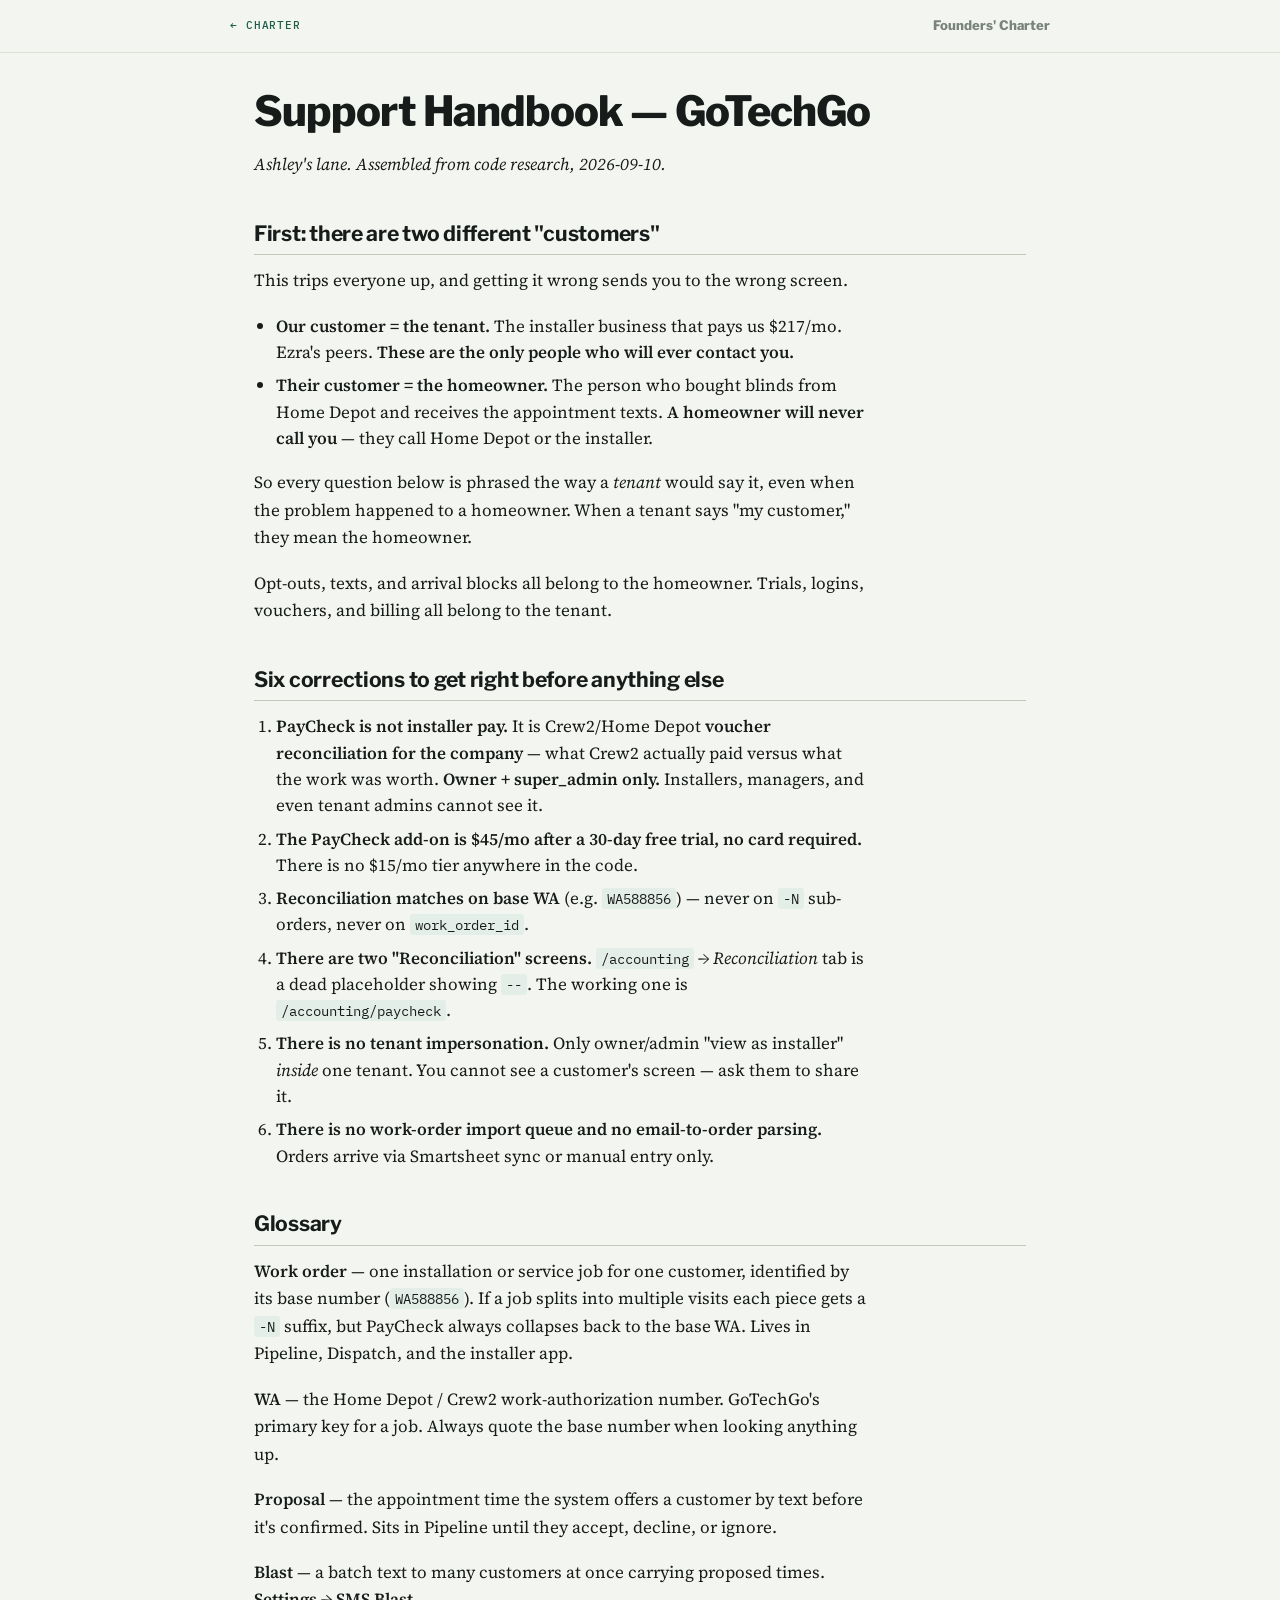
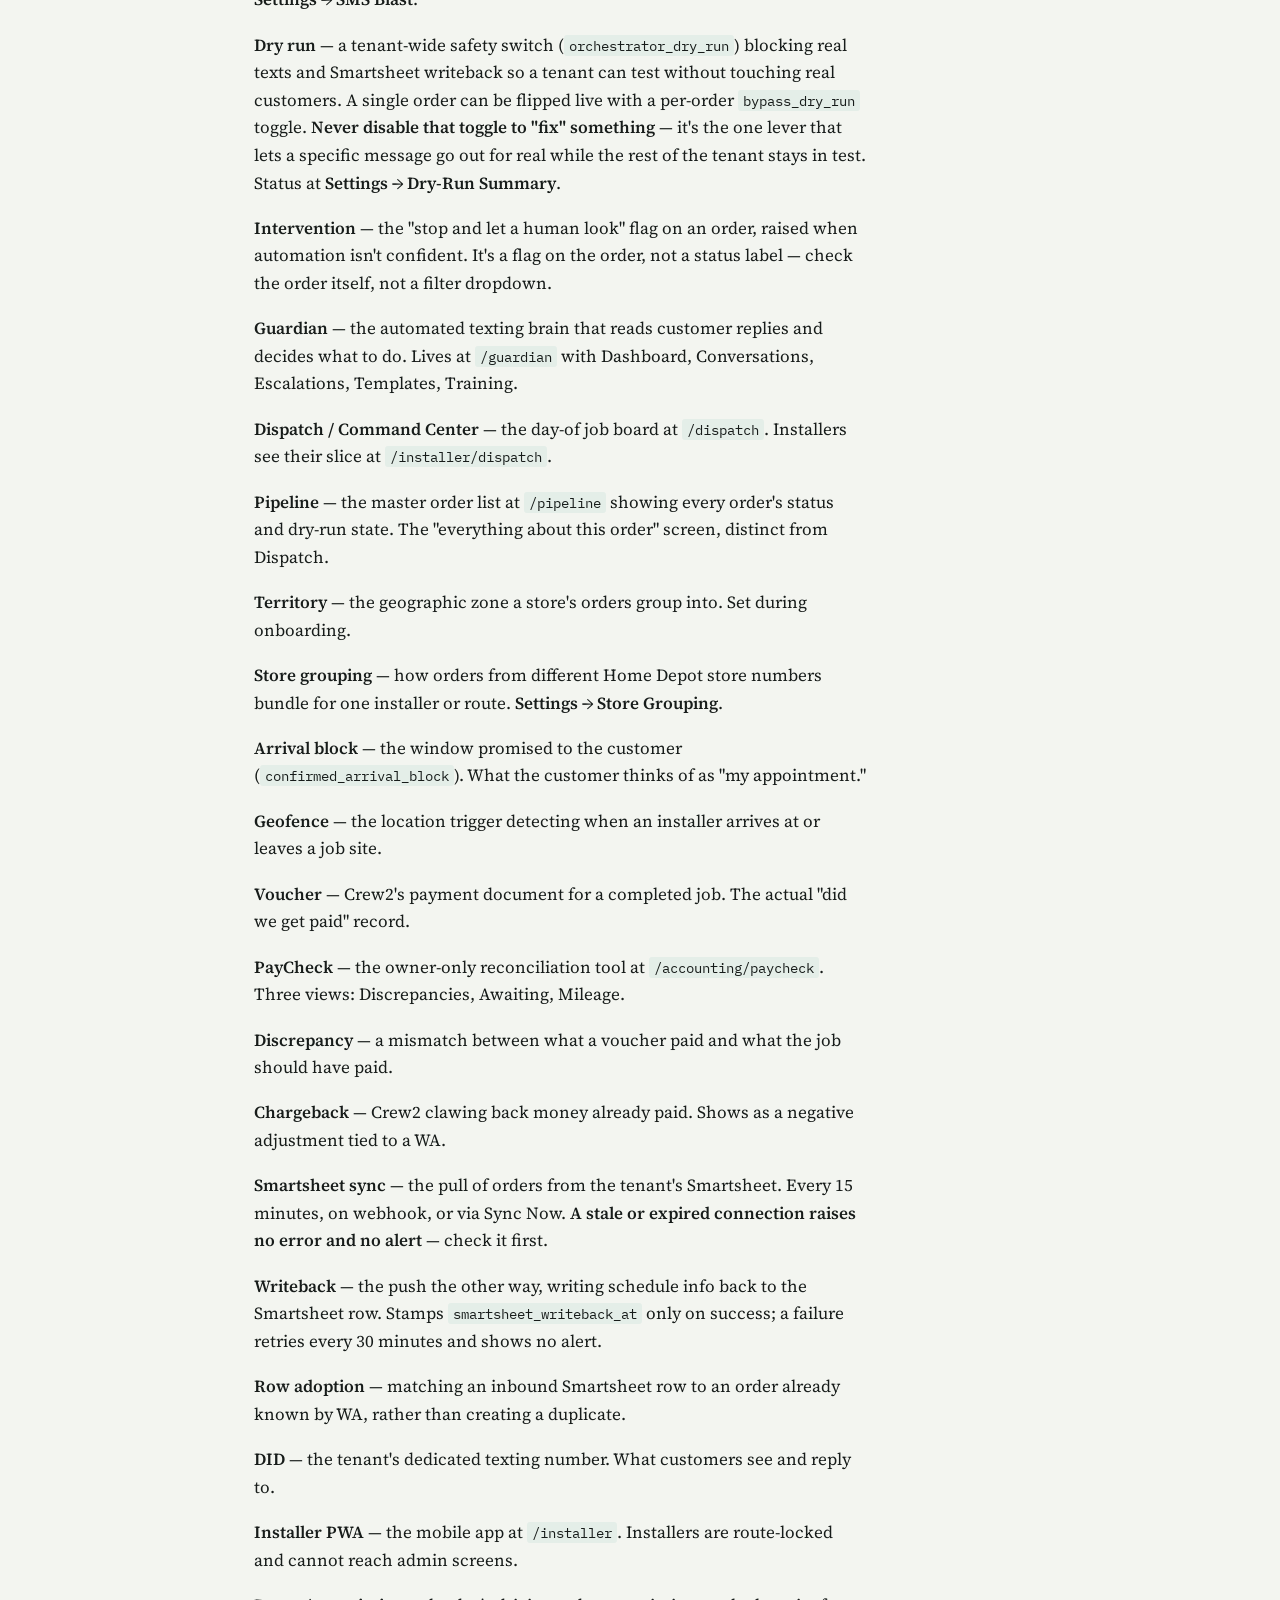
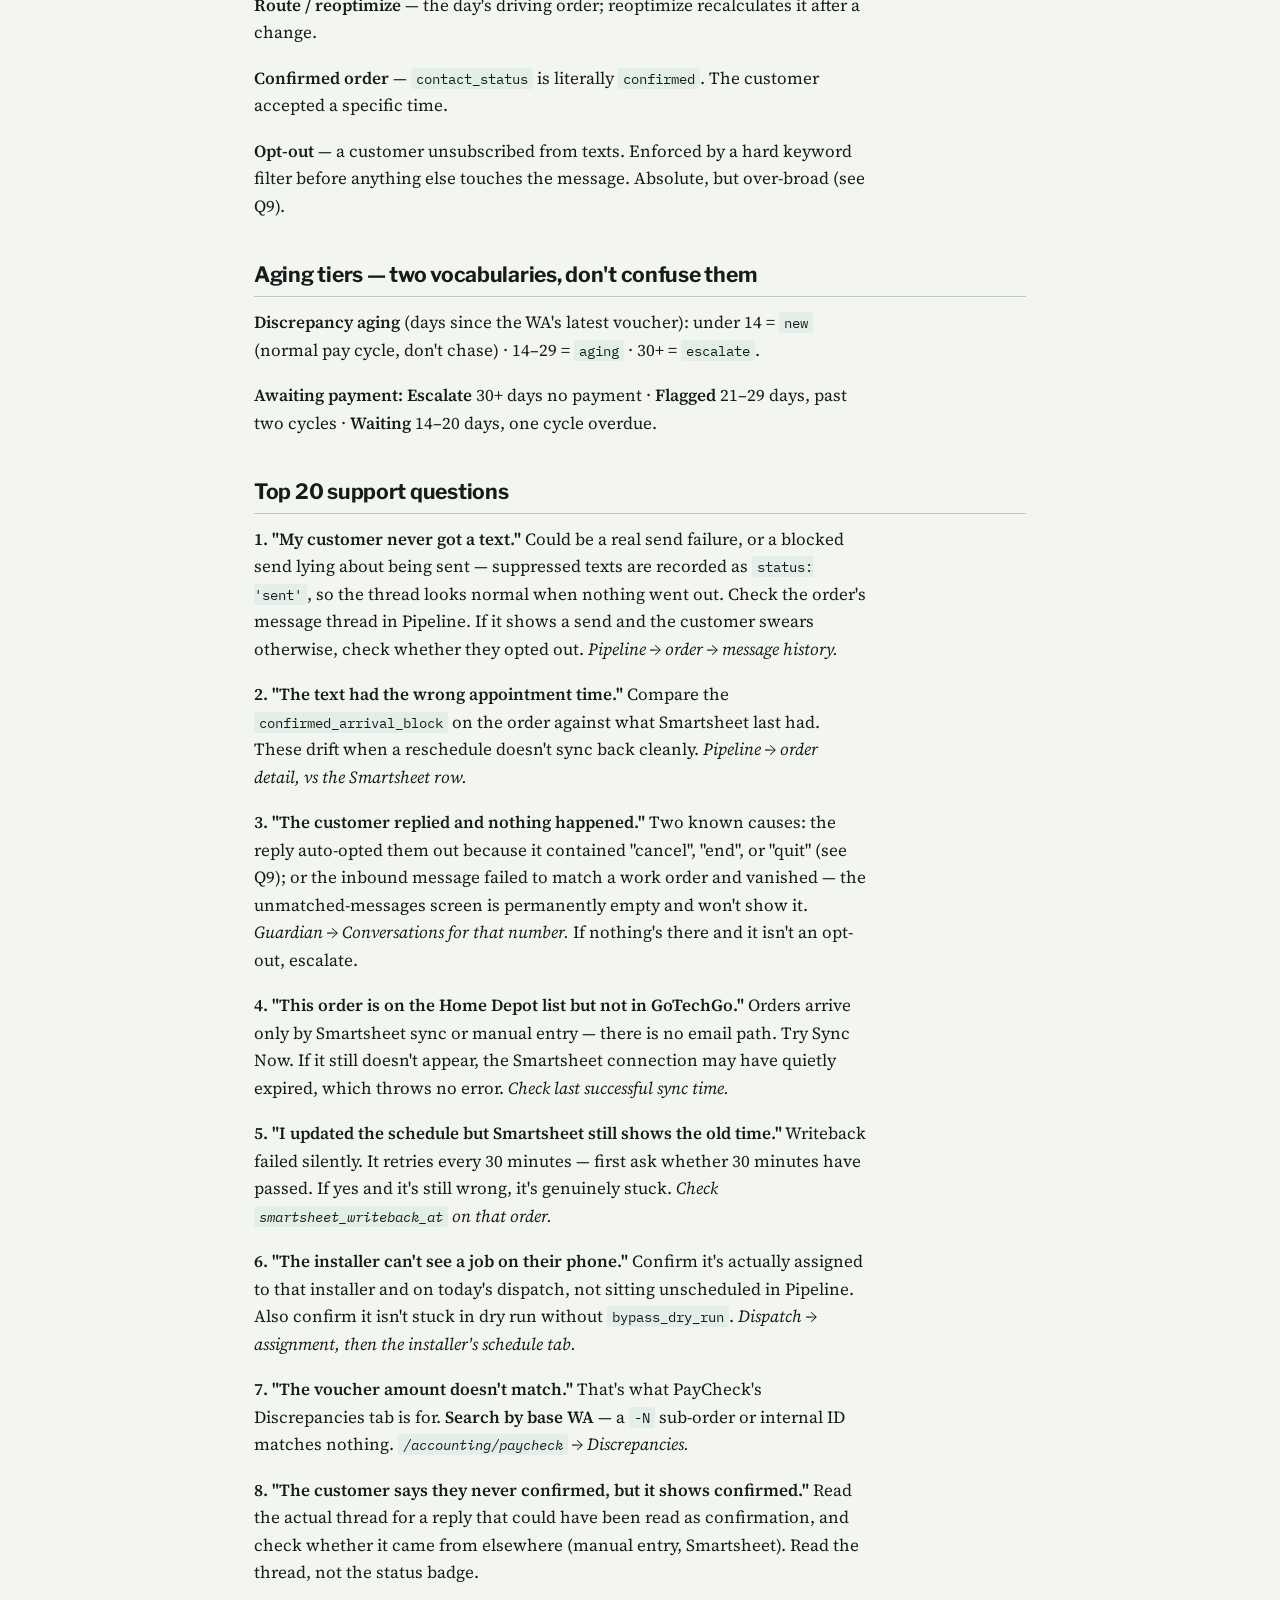
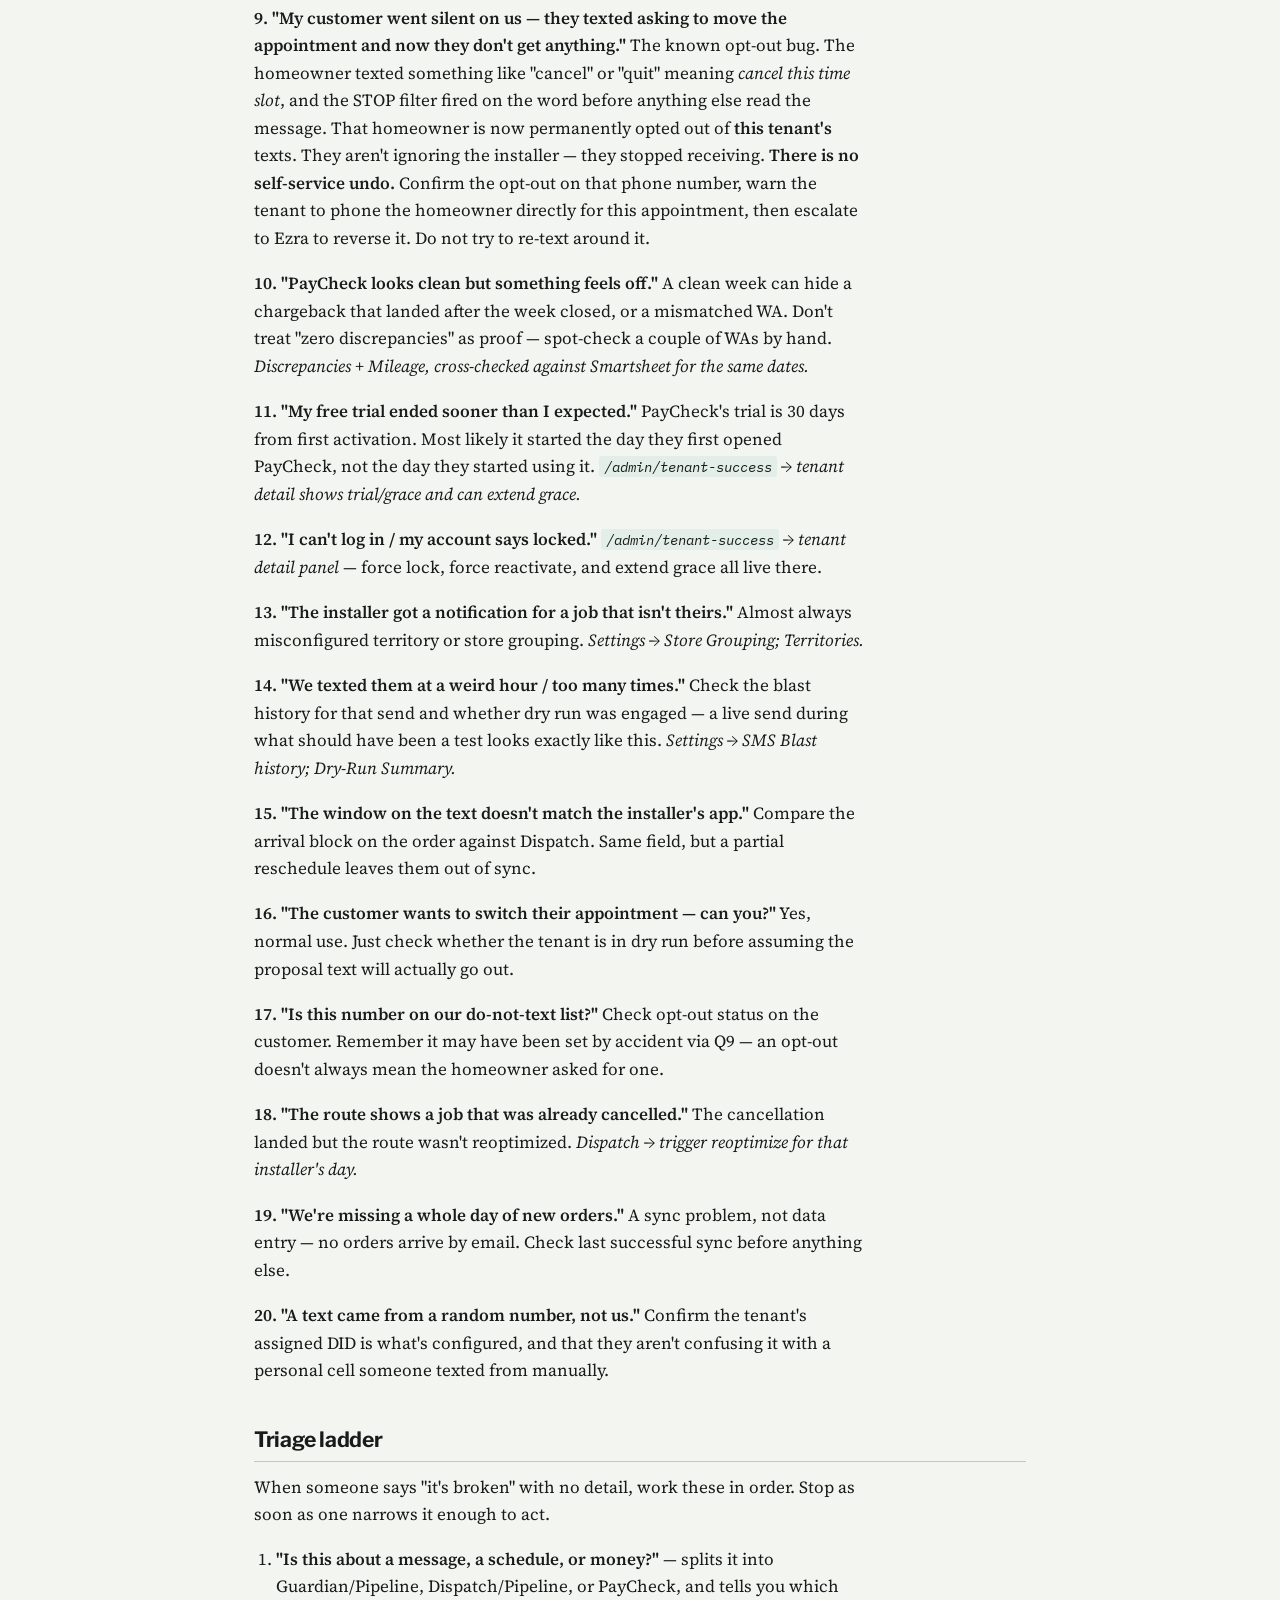
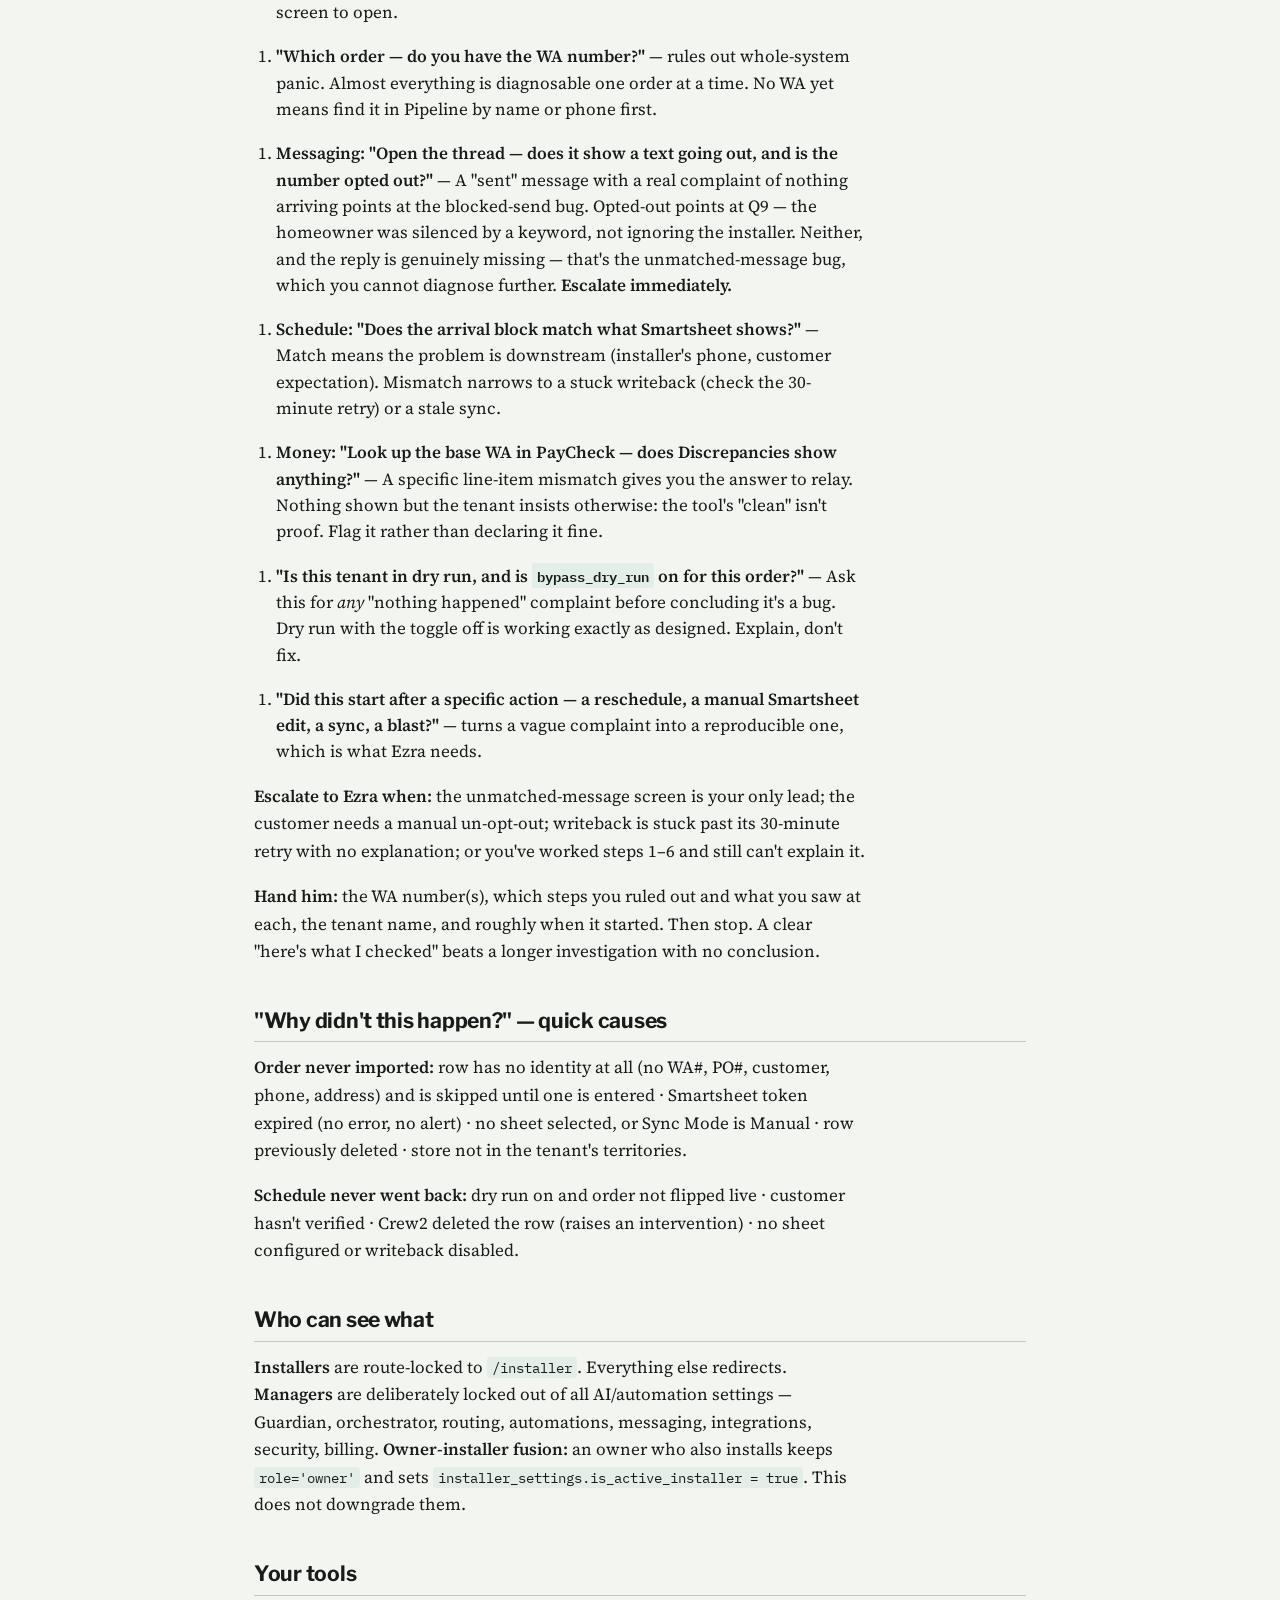
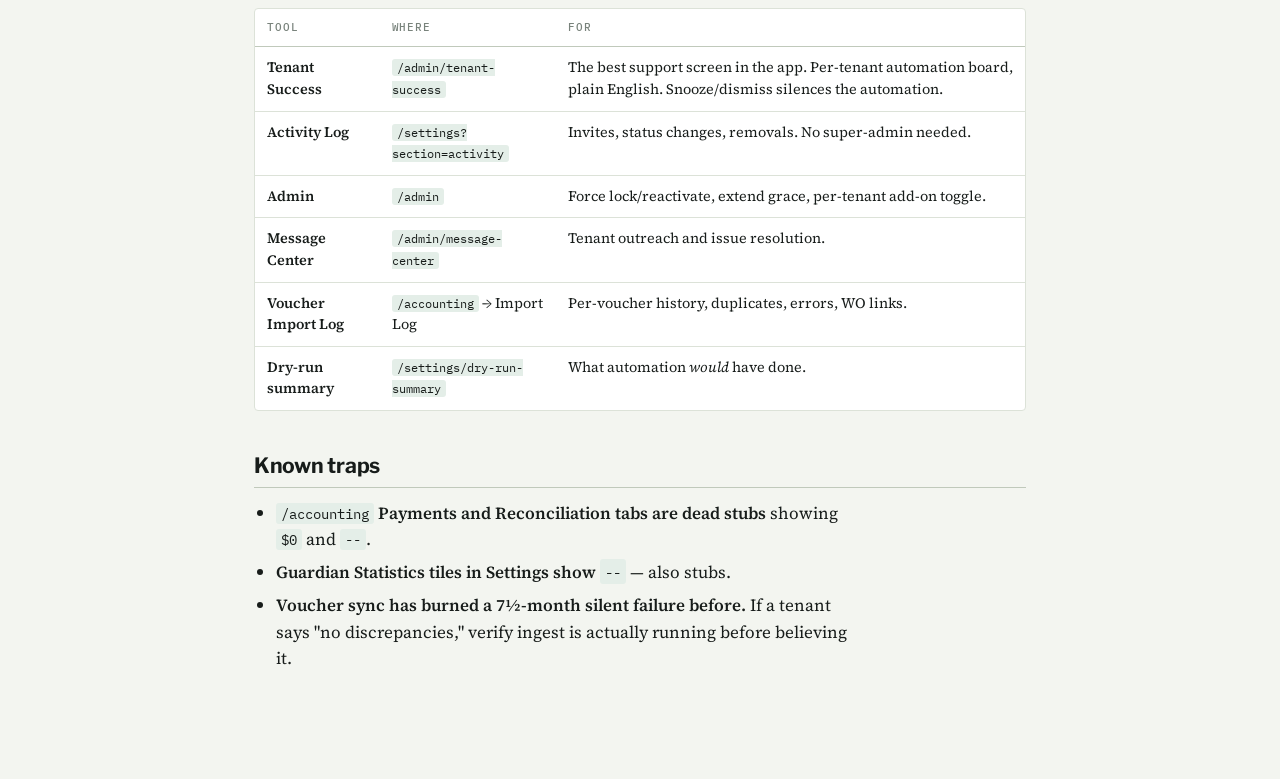
<file: guides/support-handbook.html>
<!doctype html>
<html lang="en"><head>
<meta charset="utf-8">
<meta name="viewport" content="width=device-width, initial-scale=1, viewport-fit=cover">
<meta name="color-scheme" content="light dark">
<title>Support Handbook — Founders' Charter</title>
<link rel="preconnect" href="https://fonts.googleapis.com">
<link rel="preconnect" href="https://fonts.gstatic.com" crossorigin>
<link rel="stylesheet" href="https://fonts.googleapis.com/css2?family=Libre+Franklin:wght@600;700;800&family=Source+Serif+4:ital,opsz,wght@0,8..60,400;0,8..60,600;1,8..60,400&family=IBM+Plex+Mono:wght@400;500&display=swap">
<style>:root{
  --paper:#F3F5F0; --surface:#FFFFFF; --ink:#171C1A; --ink-soft:#4E5852; --ink-faint:#79837C;
  --rule:#DCE2D8; --rule-strong:#C0C9BB; --accent:#1D5D4A; --accent-tint:#E4EEE8;
  --display:"Libre Franklin","Helvetica Neue",Helvetica,Arial,sans-serif;
  --body:"Source Serif 4",Georgia,"Times New Roman",serif;
  --mono:"IBM Plex Mono",ui-monospace,SFMono-Regular,Menlo,monospace;
  --gut:24px; --top-h:52px;
}
@media (prefers-color-scheme:dark){:root:not([data-theme="light"]){
  --paper:#121613; --surface:#191E1A; --ink:#E9EEE8; --ink-soft:#A6B0A8; --ink-faint:#7C8680;
  --rule:#28302A; --rule-strong:#3B453D; --accent:#63C1A1; --accent-tint:#16332B;
}}
:root[data-theme="dark"]{
  --paper:#121613; --surface:#191E1A; --ink:#E9EEE8; --ink-soft:#A6B0A8; --ink-faint:#7C8680;
  --rule:#28302A; --rule-strong:#3B453D; --accent:#63C1A1; --accent-tint:#16332B;
}
@media (max-width:720px){:root{--gut:16px}}
*{box-sizing:border-box}
html{-webkit-text-size-adjust:100%}
body{margin:0;background:var(--paper);color:var(--ink);font-family:var(--body);
     font-size:17px;line-height:1.62;-webkit-font-smoothing:antialiased;overflow-x:hidden}
@media (max-width:720px){body{font-size:16px}}
.topbar{position:sticky;top:0;z-index:30;background:var(--paper);border-bottom:1px solid var(--rule);padding:0 var(--gut)}
.topbar-inner{max-width:820px;margin:0 auto;height:var(--top-h);display:flex;align-items:center;gap:16px}
.back{font-family:var(--mono);font-size:11px;font-weight:500;letter-spacing:.08em;text-transform:uppercase;
      color:var(--accent);text-decoration:none;white-space:nowrap}
.back:hover{text-decoration:underline}
.wordmark{font-family:var(--display);font-weight:800;font-size:.82rem;margin-left:auto;color:var(--ink-faint);
          overflow:hidden;text-overflow:ellipsis;white-space:nowrap}
.wrap{max-width:820px;margin:0 auto;padding:36px var(--gut) 90px}
h1{font-family:var(--display);font-weight:800;font-size:clamp(1.9rem,5vw,2.6rem);line-height:1.06;
   letter-spacing:-.022em;text-wrap:balance;margin:0 0 18px}
h2{font-family:var(--display);font-weight:700;font-size:1.32rem;letter-spacing:-.013em;line-height:1.22;
   text-wrap:balance;margin:42px 0 12px;padding-bottom:8px;border-bottom:1px solid var(--rule-strong)}
h3{font-family:var(--display);font-weight:700;font-size:1.03rem;margin:26px 0 6px}
h4{font-family:var(--display);font-weight:700;font-size:.94rem;margin:20px 0 5px}
p{margin:0 0 1.05em;max-width:68ch}
.lede{font-size:1.1rem;color:var(--ink-soft);max-width:62ch}
strong{font-weight:600}
a{color:var(--accent)}
hr{border:0;border-top:1px solid var(--rule);margin:32px 0}
ul,ol{max-width:68ch;padding-left:22px;margin:0 0 1.05em}
li{margin-bottom:.4em;line-height:1.55}
code{font-family:var(--mono);font-size:.84em;background:var(--accent-tint);color:var(--ink);
     padding:1px 5px;border-radius:3px}
blockquote{margin:0 0 1.05em;padding:14px 18px;background:var(--surface);border:1px solid var(--rule);
           border-left:3px solid var(--accent);border-radius:3px;max-width:68ch}
blockquote p{margin-bottom:.7em}
blockquote p:last-child{margin-bottom:0}
blockquote ul,blockquote ol{margin-bottom:.7em}
.tw{overflow-x:auto;margin:0 0 1.3em;border:1px solid var(--rule);border-radius:4px;background:var(--surface)}
table{width:100%;border-collapse:collapse;font-size:.9rem;min-width:460px}
th{font-family:var(--mono);font-size:.68rem;letter-spacing:.09em;text-transform:uppercase;color:var(--ink-faint);
   text-align:left;padding:10px 12px;border-bottom:1px solid var(--rule-strong);font-weight:500;white-space:nowrap}
td{padding:10px 12px;border-bottom:1px solid var(--rule);vertical-align:top;line-height:1.5}
tbody tr:last-child td{border-bottom:none}
.cards{display:grid;grid-template-columns:1fr;gap:12px;margin-top:26px}
@media (min-width:640px){.cards{grid-template-columns:1fr 1fr}}
.card{display:block;background:var(--surface);border:1px solid var(--rule);border-left:3px solid var(--accent);
      border-radius:4px;padding:16px 18px;text-decoration:none;color:inherit}
.card:hover{border-color:var(--accent)}
.card h3{margin:0 0 5px;font-size:1.04rem;color:var(--ink)}
.card p{margin:0 0 8px;font-size:.87rem;color:var(--ink-soft);font-style:italic;max-width:none}
.wc{font-family:var(--mono);font-size:.68rem;letter-spacing:.07em;text-transform:uppercase;color:var(--ink-faint)}
:focus-visible{outline:2px solid var(--accent);outline-offset:2px}
</style>
</head><body>
<div class="topbar"><div class="topbar-inner">
  <a class="back" href="../">← Charter</a>
  <span class="wordmark">Founders' Charter</span>
</div></div>
<main class="wrap">
<h1>Support Handbook — GoTechGo</h1>
<p><em>Ashley's lane. Assembled from code research, 2026-09-10.</em></p>
<h2>First: there are two different "customers"</h2>
<p>This trips everyone up, and getting it wrong sends you to the wrong screen.</p>
<ul><li><strong>Our customer = the tenant.</strong> The installer business that pays us $217/mo. Ezra's peers. <strong>These are the only people who will ever contact you.</strong></li><li><strong>Their customer = the homeowner.</strong> The person who bought blinds from Home Depot and receives the appointment texts. <strong>A homeowner will never call you</strong> — they call Home Depot or the installer.</li></ul>
<p>So every question below is phrased the way a <em>tenant</em> would say it, even when the problem happened to a homeowner. When a tenant says "my customer," they mean the homeowner.</p>
<p>Opt-outs, texts, and arrival blocks all belong to the homeowner. Trials, logins, vouchers, and billing all belong to the tenant.</p>
<h2>Six corrections to get right before anything else</h2>
<ol><li><strong>PayCheck is not installer pay.</strong> It is Crew2/Home Depot <strong>voucher reconciliation for the company</strong> — what Crew2 actually paid versus what the work was worth. <strong>Owner + super_admin only.</strong> Installers, managers, and even tenant admins cannot see it.</li><li><strong>The PayCheck add-on is $45/mo after a 30-day free trial, no card required.</strong> There is no $15/mo tier anywhere in the code.</li><li><strong>Reconciliation matches on base WA</strong> (e.g. <code>WA588856</code>) — never on <code>-N</code> sub-orders, never on <code>work_order_id</code>.</li><li><strong>There are two "Reconciliation" screens.</strong> <code>/accounting</code> → <em>Reconciliation</em> tab is a dead placeholder showing <code>--</code>. The working one is <code>/accounting/paycheck</code>.</li><li><strong>There is no tenant impersonation.</strong> Only owner/admin "view as installer" <em>inside</em> one tenant. You cannot see a customer's screen — ask them to share it.</li><li><strong>There is no work-order import queue and no email-to-order parsing.</strong> Orders arrive via Smartsheet sync or manual entry only.</li></ol>
<h2>Glossary</h2>
<p><strong>Work order</strong> — one installation or service job for one customer, identified by its base number (<code>WA588856</code>). If a job splits into multiple visits each piece gets a <code>-N</code> suffix, but PayCheck always collapses back to the base WA. Lives in Pipeline, Dispatch, and the installer app.</p>
<p><strong>WA</strong> — the Home Depot / Crew2 work-authorization number. GoTechGo's primary key for a job. Always quote the base number when looking anything up.</p>
<p><strong>Proposal</strong> — the appointment time the system offers a customer by text before it's confirmed. Sits in Pipeline until they accept, decline, or ignore.</p>
<p><strong>Blast</strong> — a batch text to many customers at once carrying proposed times. <strong>Settings → SMS Blast</strong>.</p>
<p><strong>Dry run</strong> — a tenant-wide safety switch (<code>orchestrator_dry_run</code>) blocking real texts and Smartsheet writeback so a tenant can test without touching real customers. A single order can be flipped live with a per-order <code>bypass_dry_run</code> toggle. <strong>Never disable that toggle to "fix" something</strong> — it's the one lever that lets a specific message go out for real while the rest of the tenant stays in test. Status at <strong>Settings → Dry-Run Summary</strong>.</p>
<p><strong>Intervention</strong> — the "stop and let a human look" flag on an order, raised when automation isn't confident. It's a flag on the order, not a status label — check the order itself, not a filter dropdown.</p>
<p><strong>Guardian</strong> — the automated texting brain that reads customer replies and decides what to do. Lives at <code>/guardian</code> with Dashboard, Conversations, Escalations, Templates, Training.</p>
<p><strong>Dispatch / Command Center</strong> — the day-of job board at <code>/dispatch</code>. Installers see their slice at <code>/installer/dispatch</code>.</p>
<p><strong>Pipeline</strong> — the master order list at <code>/pipeline</code> showing every order's status and dry-run state. The "everything about this order" screen, distinct from Dispatch.</p>
<p><strong>Territory</strong> — the geographic zone a store's orders group into. Set during onboarding.</p>
<p><strong>Store grouping</strong> — how orders from different Home Depot store numbers bundle for one installer or route. <strong>Settings → Store Grouping</strong>.</p>
<p><strong>Arrival block</strong> — the window promised to the customer (<code>confirmed_arrival_block</code>). What the customer thinks of as "my appointment."</p>
<p><strong>Geofence</strong> — the location trigger detecting when an installer arrives at or leaves a job site.</p>
<p><strong>Voucher</strong> — Crew2's payment document for a completed job. The actual "did we get paid" record.</p>
<p><strong>PayCheck</strong> — the owner-only reconciliation tool at <code>/accounting/paycheck</code>. Three views: Discrepancies, Awaiting, Mileage.</p>
<p><strong>Discrepancy</strong> — a mismatch between what a voucher paid and what the job should have paid.</p>
<p><strong>Chargeback</strong> — Crew2 clawing back money already paid. Shows as a negative adjustment tied to a WA.</p>
<p><strong>Smartsheet sync</strong> — the pull of orders from the tenant's Smartsheet. Every 15 minutes, on webhook, or via Sync Now. <strong>A stale or expired connection raises no error and no alert</strong> — check it first.</p>
<p><strong>Writeback</strong> — the push the other way, writing schedule info back to the Smartsheet row. Stamps <code>smartsheet_writeback_at</code> only on success; a failure retries every 30 minutes and shows no alert.</p>
<p><strong>Row adoption</strong> — matching an inbound Smartsheet row to an order already known by WA, rather than creating a duplicate.</p>
<p><strong>DID</strong> — the tenant's dedicated texting number. What customers see and reply to.</p>
<p><strong>Installer PWA</strong> — the mobile app at <code>/installer</code>. Installers are route-locked and cannot reach admin screens.</p>
<p><strong>Route / reoptimize</strong> — the day's driving order; reoptimize recalculates it after a change.</p>
<p><strong>Confirmed order</strong> — <code>contact_status</code> is literally <code>confirmed</code>. The customer accepted a specific time.</p>
<p><strong>Opt-out</strong> — a customer unsubscribed from texts. Enforced by a hard keyword filter before anything else touches the message. Absolute, but over-broad (see Q9).</p>
<h2>Aging tiers — two vocabularies, don't confuse them</h2>
<p><strong>Discrepancy aging</strong> (days since the WA's latest voucher): under 14 = <code>new</code> (normal pay cycle, don't chase) · 14–29 = <code>aging</code> · 30+ = <code>escalate</code>.</p>
<p><strong>Awaiting payment:</strong> <strong>Escalate</strong> 30+ days no payment · <strong>Flagged</strong> 21–29 days, past two cycles · <strong>Waiting</strong> 14–20 days, one cycle overdue.</p>
<h2>Top 20 support questions</h2>
<p><strong>1. "My customer never got a text."</strong> Could be a real send failure, or a blocked send lying about being sent — suppressed texts are recorded as <code>status: 'sent'</code>, so the thread looks normal when nothing went out. Check the order's message thread in Pipeline. If it shows a send and the customer swears otherwise, check whether they opted out. <em>Pipeline → order → message history.</em></p>
<p><strong>2. "The text had the wrong appointment time."</strong> Compare the <code>confirmed_arrival_block</code> on the order against what Smartsheet last had. These drift when a reschedule doesn't sync back cleanly. <em>Pipeline → order detail, vs the Smartsheet row.</em></p>
<p><strong>3. "The customer replied and nothing happened."</strong> Two known causes: the reply auto-opted them out because it contained "cancel", "end", or "quit" (see Q9); or the inbound message failed to match a work order and vanished — the unmatched-messages screen is permanently empty and won't show it. <em>Guardian → Conversations for that number.</em> If nothing's there and it isn't an opt-out, escalate.</p>
<p><strong>4. "This order is on the Home Depot list but not in GoTechGo."</strong> Orders arrive only by Smartsheet sync or manual entry — there is no email path. Try Sync Now. If it still doesn't appear, the Smartsheet connection may have quietly expired, which throws no error. <em>Check last successful sync time.</em></p>
<p><strong>5. "I updated the schedule but Smartsheet still shows the old time."</strong> Writeback failed silently. It retries every 30 minutes — first ask whether 30 minutes have passed. If yes and it's still wrong, it's genuinely stuck. <em>Check <code>smartsheet_writeback_at</code> on that order.</em></p>
<p><strong>6. "The installer can't see a job on their phone."</strong> Confirm it's actually assigned to that installer and on today's dispatch, not sitting unscheduled in Pipeline. Also confirm it isn't stuck in dry run without <code>bypass_dry_run</code>. <em>Dispatch → assignment, then the installer's schedule tab.</em></p>
<p><strong>7. "The voucher amount doesn't match."</strong> That's what PayCheck's Discrepancies tab is for. <strong>Search by base WA</strong> — a <code>-N</code> sub-order or internal ID matches nothing. <em><code>/accounting/paycheck</code> → Discrepancies.</em></p>
<p><strong>8. "The customer says they never confirmed, but it shows confirmed."</strong> Read the actual thread for a reply that could have been read as confirmation, and check whether it came from elsewhere (manual entry, Smartsheet). Read the thread, not the status badge.</p>
<p><strong>9. "My customer went silent on us — they texted asking to move the appointment and now they don't get anything."</strong> The known opt-out bug. The homeowner texted something like "cancel" or "quit" meaning <em>cancel this time slot</em>, and the STOP filter fired on the word before anything else read the message. That homeowner is now permanently opted out of <strong>this tenant's</strong> texts. They aren't ignoring the installer — they stopped receiving. <strong>There is no self-service undo.</strong> Confirm the opt-out on that phone number, warn the tenant to phone the homeowner directly for this appointment, then escalate to Ezra to reverse it. Do not try to re-text around it.</p>
<p><strong>10. "PayCheck looks clean but something feels off."</strong> A clean week can hide a chargeback that landed after the week closed, or a mismatched WA. Don't treat "zero discrepancies" as proof — spot-check a couple of WAs by hand. <em>Discrepancies + Mileage, cross-checked against Smartsheet for the same dates.</em></p>
<p><strong>11. "My free trial ended sooner than I expected."</strong> PayCheck's trial is 30 days from first activation. Most likely it started the day they first opened PayCheck, not the day they started using it. <em><code>/admin/tenant-success</code> → tenant detail shows trial/grace and can extend grace.</em></p>
<p><strong>12. "I can't log in / my account says locked."</strong> <em><code>/admin/tenant-success</code> → tenant detail panel</em> — force lock, force reactivate, and extend grace all live there.</p>
<p><strong>13. "The installer got a notification for a job that isn't theirs."</strong> Almost always misconfigured territory or store grouping. <em>Settings → Store Grouping; Territories.</em></p>
<p><strong>14. "We texted them at a weird hour / too many times."</strong> Check the blast history for that send and whether dry run was engaged — a live send during what should have been a test looks exactly like this. <em>Settings → SMS Blast history; Dry-Run Summary.</em></p>
<p><strong>15. "The window on the text doesn't match the installer's app."</strong> Compare the arrival block on the order against Dispatch. Same field, but a partial reschedule leaves them out of sync.</p>
<p><strong>16. "The customer wants to switch their appointment — can you?"</strong> Yes, normal use. Just check whether the tenant is in dry run before assuming the proposal text will actually go out.</p>
<p><strong>17. "Is this number on our do-not-text list?"</strong> Check opt-out status on the customer. Remember it may have been set by accident via Q9 — an opt-out doesn't always mean the homeowner asked for one.</p>
<p><strong>18. "The route shows a job that was already cancelled."</strong> The cancellation landed but the route wasn't reoptimized. <em>Dispatch → trigger reoptimize for that installer's day.</em></p>
<p><strong>19. "We're missing a whole day of new orders."</strong> A sync problem, not data entry — no orders arrive by email. Check last successful sync before anything else.</p>
<p><strong>20. "A text came from a random number, not us."</strong> Confirm the tenant's assigned DID is what's configured, and that they aren't confusing it with a personal cell someone texted from manually.</p>
<h2>Triage ladder</h2>
<p>When someone says "it's broken" with no detail, work these in order. Stop as soon as one narrows it enough to act.</p>
<ol><li><strong>"Is this about a message, a schedule, or money?"</strong> — splits it into Guardian/Pipeline, Dispatch/Pipeline, or PayCheck, and tells you which screen to open.</li></ol>
<ol><li><strong>"Which order — do you have the WA number?"</strong> — rules out whole-system panic. Almost everything is diagnosable one order at a time. No WA yet means find it in Pipeline by name or phone first.</li></ol>
<ol><li><strong>Messaging: "Open the thread — does it show a text going out, and is the number opted out?"</strong> — A "sent" message with a real complaint of nothing arriving points at the blocked-send bug. Opted-out points at Q9 — the homeowner was silenced by a keyword, not ignoring the installer. Neither, and the reply is genuinely missing — that's the unmatched-message bug, which you cannot diagnose further. <strong>Escalate immediately.</strong></li></ol>
<ol><li><strong>Schedule: "Does the arrival block match what Smartsheet shows?"</strong> — Match means the problem is downstream (installer's phone, customer expectation). Mismatch narrows to a stuck writeback (check the 30-minute retry) or a stale sync.</li></ol>
<ol><li><strong>Money: "Look up the base WA in PayCheck — does Discrepancies show anything?"</strong> — A specific line-item mismatch gives you the answer to relay. Nothing shown but the tenant insists otherwise: the tool's "clean" isn't proof. Flag it rather than declaring it fine.</li></ol>
<ol><li><strong>"Is this tenant in dry run, and is <code>bypass_dry_run</code> on for this order?"</strong> — Ask this for <em>any</em> "nothing happened" complaint before concluding it's a bug. Dry run with the toggle off is working exactly as designed. Explain, don't fix.</li></ol>
<ol><li><strong>"Did this start after a specific action — a reschedule, a manual Smartsheet edit, a sync, a blast?"</strong> — turns a vague complaint into a reproducible one, which is what Ezra needs.</li></ol>
<p><strong>Escalate to Ezra when:</strong> the unmatched-message screen is your only lead; the customer needs a manual un-opt-out; writeback is stuck past its 30-minute retry with no explanation; or you've worked steps 1–6 and still can't explain it.</p>
<p><strong>Hand him:</strong> the WA number(s), which steps you ruled out and what you saw at each, the tenant name, and roughly when it started. Then stop. A clear "here's what I checked" beats a longer investigation with no conclusion.</p>
<h2>"Why didn't this happen?" — quick causes</h2>
<p><strong>Order never imported:</strong> row has no identity at all (no WA#, PO#, customer, phone, address) and is skipped until one is entered · Smartsheet token expired (no error, no alert) · no sheet selected, or Sync Mode is Manual · row previously deleted · store not in the tenant's territories.</p>
<p><strong>Schedule never went back:</strong> dry run on and order not flipped live · customer hasn't verified · Crew2 deleted the row (raises an intervention) · no sheet configured or writeback disabled.</p>
<h2>Who can see what</h2>
<p><strong>Installers</strong> are route-locked to <code>/installer</code>. Everything else redirects. <strong>Managers</strong> are deliberately locked out of all AI/automation settings — Guardian, orchestrator, routing, automations, messaging, integrations, security, billing. <strong>Owner-installer fusion:</strong> an owner who also installs keeps <code>role='owner'</code> and sets <code>installer_settings.is_active_installer = true</code>. This does not downgrade them.</p>
<h2>Your tools</h2>
<div class="tw"><table><thead><tr><th>Tool</th><th>Where</th><th>For</th></tr></thead><tbody><tr><td><strong>Tenant Success</strong></td><td><code>/admin/tenant-success</code></td><td>The best support screen in the app. Per-tenant automation board, plain English. Snooze/dismiss silences the automation.</td></tr><tr><td><strong>Activity Log</strong></td><td><code>/settings?section=activity</code></td><td>Invites, status changes, removals. No super-admin needed.</td></tr><tr><td><strong>Admin</strong></td><td><code>/admin</code></td><td>Force lock/reactivate, extend grace, per-tenant add-on toggle.</td></tr><tr><td><strong>Message Center</strong></td><td><code>/admin/message-center</code></td><td>Tenant outreach and issue resolution.</td></tr><tr><td><strong>Voucher Import Log</strong></td><td><code>/accounting</code> → Import Log</td><td>Per-voucher history, duplicates, errors, WO links.</td></tr><tr><td><strong>Dry-run summary</strong></td><td><code>/settings/dry-run-summary</code></td><td>What automation <em>would</em> have done.</td></tr></tbody></table></div>
<h2>Known traps</h2>
<ul><li><code>/accounting</code> <strong>Payments and Reconciliation tabs are dead stubs</strong> showing <code>$0</code> and <code>--</code>.</li><li><strong>Guardian Statistics tiles in Settings show <code>--</code></strong> — also stubs.</li><li><strong>Voucher sync has burned a 7½-month silent failure before.</strong> If a tenant says "no discrepancies," verify ingest is actually running before believing it.</li></ul>
</main>
</body></html>
</file>
